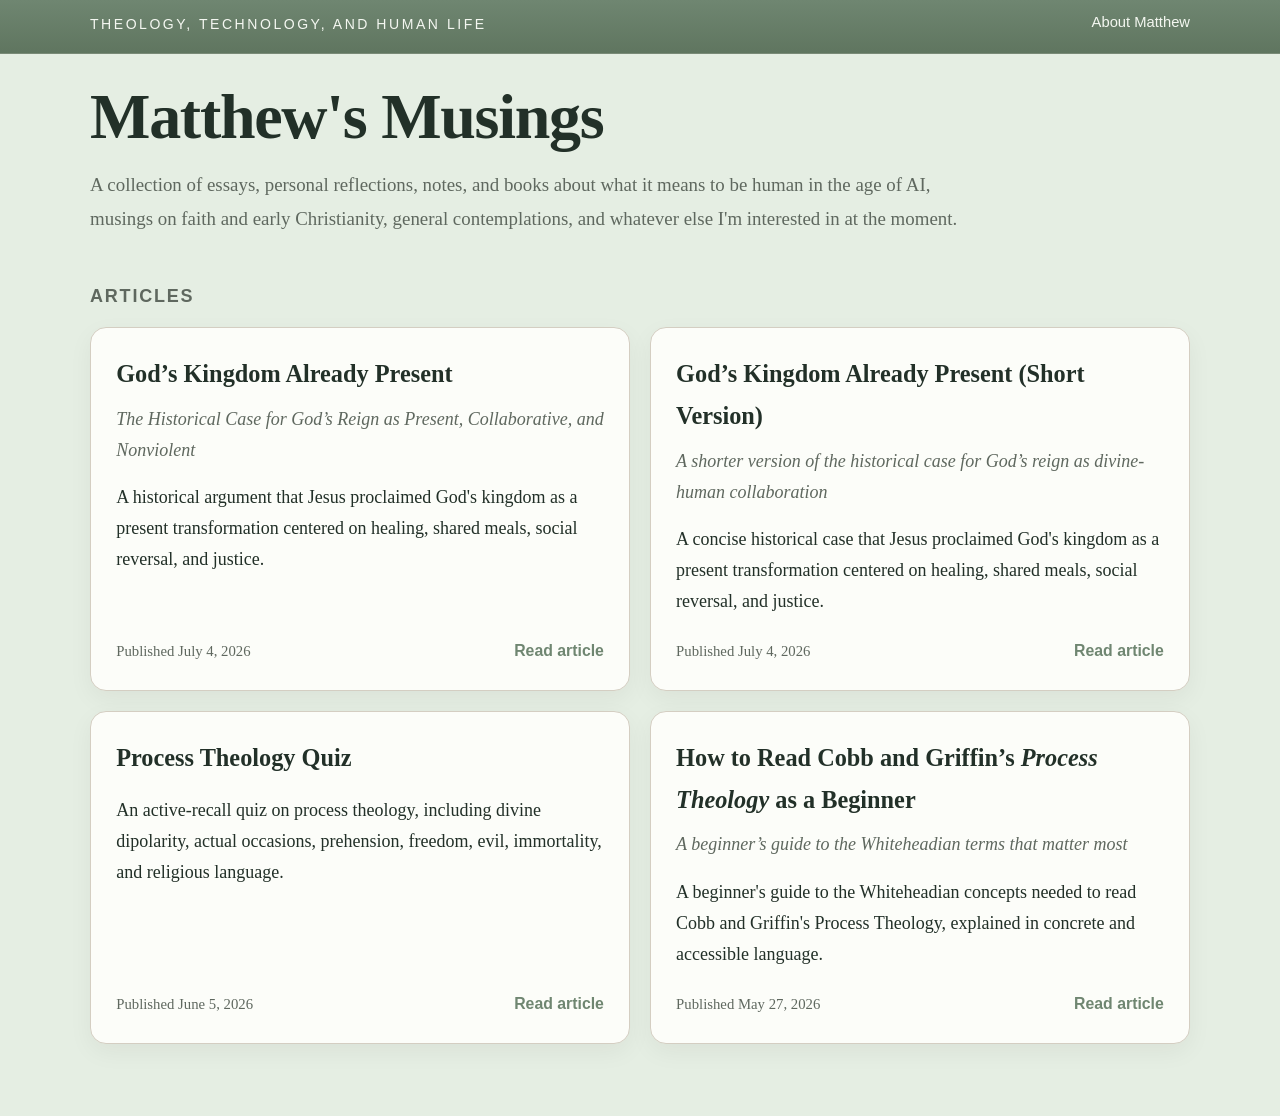
<file: docs/index.html>
<!doctype html>
<html lang="en">
  <head>
    <meta charset="utf-8">
    <meta name="viewport" content="width=device-width, initial-scale=1">
    <title>Matthew Prahl | Essays on Theology, Technology, and Human Life</title>
    <meta name="description" content="A collection of essays, personal reflections, notes, and books about what it means to be human in the age of AI, musings on faith and early Christianity, general contemplations, and whatever else I&#x27;m interested in at the moment.">
    <meta property="og:title" content="Matthew Prahl | Essays on Theology, Technology, and Human Life">
    <meta property="og:description" content="A collection of essays, personal reflections, notes, and books about what it means to be human in the age of AI, musings on faith and early Christianity, general contemplations, and whatever else I&#x27;m interested in at the moment.">
    <meta property="og:url" content="https://essays.mprahl.com/">
    <meta property="og:type" content="website">
    <meta property="og:site_name" content="Matthew&#x27;s Musings">
    <meta property="og:image" content="https://essays.mprahl.com/assets/social-card.png">
    <meta property="og:image:secure_url" content="https://essays.mprahl.com/assets/social-card.png">
    <meta property="og:image:type" content="image/png">
    <meta property="og:image:width" content="1200">
    <meta property="og:image:height" content="630">
    <meta property="og:image:alt" content="Matthew&#x27;s Musings">
    <meta name="twitter:card" content="summary_large_image">
    <meta name="twitter:title" content="Matthew Prahl | Essays on Theology, Technology, and Human Life">
    <meta name="twitter:description" content="A collection of essays, personal reflections, notes, and books about what it means to be human in the age of AI, musings on faith and early Christianity, general contemplations, and whatever else I&#x27;m interested in at the moment.">
    <meta name="twitter:image" content="https://essays.mprahl.com/assets/social-card.png">
    <meta name="twitter:image:alt" content="Matthew&#x27;s Musings">
    <link rel="canonical" href="https://essays.mprahl.com/">
    <link rel="alternate" type="application/rss+xml" title="Matthew&#x27;s Musings" href="https://essays.mprahl.com/rss.xml">
    <link rel="stylesheet" href="assets/site.css">
  </head>
  <body>
    <header class="site-header">
      <div class="site-masthead">
        <div class="site-shell">
          <div class="eyebrow"><a class="eyebrow-link" href="/">Theology, Technology, and Human Life</a></div>
          <a class="masthead-about" href="/about.html">About Matthew</a>
        </div>
      </div>
      <div class="site-shell">
        <h1>Matthew&#x27;s Musings</h1>
        <p class="tagline">A collection of essays, personal reflections, notes, and books about what it means to be human in the age of AI, musings on faith and early Christianity, general contemplations, and whatever else I&#x27;m interested in at the moment.</p>
      </div>
    </header>
    <main class="site-shell home-grid">
      <section class="home-section">
        <h2>Articles</h2>
        <div class="essay-list">
          <a class="tile" href="essays/kingdom-of-god-essay.html">
  <h3>God&rsquo;s Kingdom Already Present</h3>
  <p class="tile-subtitle">The Historical Case for God&rsquo;s Reign as Present, Collaborative, and Nonviolent</p>
  <p class="tile-summary">A historical argument that Jesus proclaimed God&#x27;s kingdom as a present transformation centered on healing, shared meals, social reversal, and justice.</p>
  <div class="tile-footer">
    <span class="tile-meta">Published <time datetime="2026-07-04">July 4, 2026</time></span>
    <span class="tile-link">Read article</span>
  </div>
</a>
<a class="tile" href="essays/kingdom-of-god-short-essay.html">
  <h3>God&rsquo;s Kingdom Already Present (Short Version)</h3>
  <p class="tile-subtitle">A shorter version of the historical case for God&rsquo;s reign as divine-human collaboration</p>
  <p class="tile-summary">A concise historical case that Jesus proclaimed God&#x27;s kingdom as a present transformation centered on healing, shared meals, social reversal, and justice.</p>
  <div class="tile-footer">
    <span class="tile-meta">Published <time datetime="2026-07-04">July 4, 2026</time></span>
    <span class="tile-link">Read article</span>
  </div>
</a>
<a class="tile" href="essays/process-theology-quiz.html">
  <h3>Process Theology Quiz</h3>
  
  <p class="tile-summary">An active-recall quiz on process theology, including divine dipolarity, actual occasions, prehension, freedom, evil, immortality, and religious language.</p>
  <div class="tile-footer">
    <span class="tile-meta">Published <time datetime="2026-06-05">June 5, 2026</time></span>
    <span class="tile-link">Read article</span>
  </div>
</a>
<a class="tile" href="essays/how-to-read-cobb-process-theology.html">
  <h3>How to Read Cobb and Griffin&rsquo;s <em>Process Theology</em> as a Beginner</h3>
  <p class="tile-subtitle">A beginner&rsquo;s guide to the Whiteheadian terms that matter most</p>
  <p class="tile-summary">A beginner&#x27;s guide to the Whiteheadian concepts needed to read Cobb and Griffin&#x27;s Process Theology, explained in concrete and accessible language.</p>
  <div class="tile-footer">
    <span class="tile-meta">Published <time datetime="2026-05-27">May 27, 2026</time></span>
    <span class="tile-link">Read article</span>
  </div>
</a>
        </div>
      </section>
    </main>
  </body>
</html>
</file>
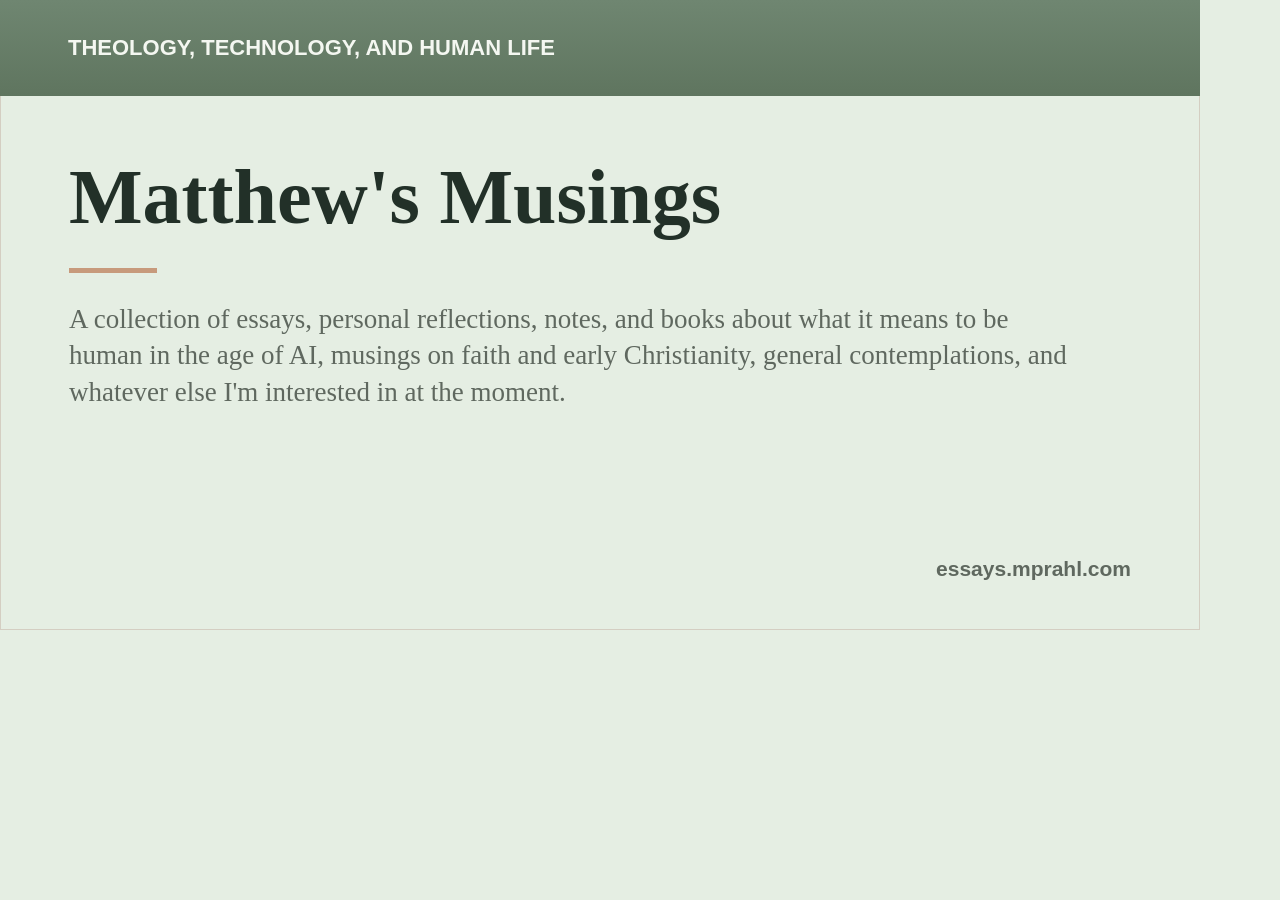
<file: assets/social-card.html>
<!doctype html>
<html lang="en">
  <head>
    <meta charset="utf-8">
    <meta name="viewport" content="width=1200, initial-scale=1">
    <title>Matthew's Musings social card</title>
    <style>
      * {
        box-sizing: border-box;
      }

      html,
      body {
        width: 1200px;
        height: 630px;
        margin: 0;
        overflow: hidden;
      }

      body {
        color: #223028;
        background: #e5eee3;
        font-family: Georgia, Cambria, "Times New Roman", Times, serif;
      }

      .masthead {
        display: flex;
        align-items: center;
        height: 96px;
        padding: 0 68px;
        color: #f4f7f1;
        background: linear-gradient(180deg, #6f8671 0%, #5f755f 100%);
        font-family: -apple-system, BlinkMacSystemFont, "Segoe UI", sans-serif;
        font-size: 22px;
        font-weight: 600;
        text-transform: uppercase;
      }

      main {
        position: relative;
        height: 534px;
        padding: 60px 68px 52px;
        border: 1px solid #d4cec2;
        border-top: 0;
      }

      h1 {
        max-width: 1000px;
        margin: 0;
        font-size: 78px;
        line-height: 1.05;
      }

      .rule {
        width: 88px;
        height: 5px;
        margin-top: 30px;
        background: #c79a7c;
      }

      .description {
        max-width: 1010px;
        margin: 28px 0 0;
        color: #5f685f;
        font-size: 27px;
        line-height: 1.35;
      }

      .domain {
        position: absolute;
        right: 68px;
        bottom: 48px;
        color: #5f685f;
        font-family: -apple-system, BlinkMacSystemFont, "Segoe UI", sans-serif;
        font-size: 21px;
        font-weight: 600;
      }
    </style>
  </head>
  <body>
    <header class="masthead">Theology, Technology, and Human Life</header>
    <main>
      <h1>Matthew's Musings</h1>
      <div class="rule"></div>
      <p class="description">A collection of essays, personal reflections, notes, and books about what it means to be human in the age of AI, musings on faith and early Christianity, general contemplations, and whatever else I'm interested in at the moment.</p>
      <div class="domain">essays.mprahl.com</div>
    </main>
  </body>
</html>
</file>
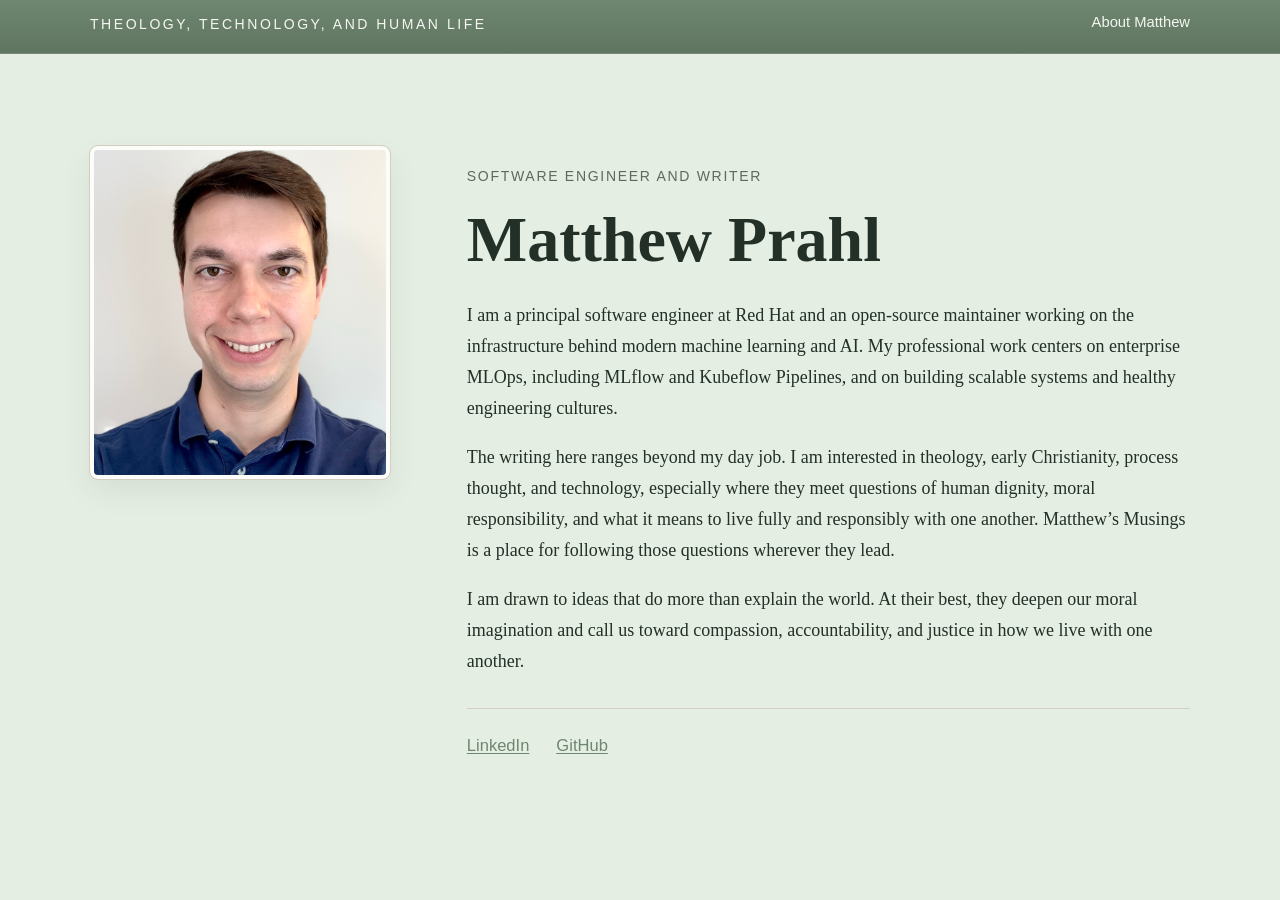
<file: docs/about.html>
<!doctype html>
<html lang="en">
  <head>
    <meta charset="utf-8">
    <meta name="viewport" content="width=device-width, initial-scale=1">
    <title>About Matthew Prahl | Matthew&#x27;s Musings</title>
    <meta name="description" content="About Matthew Prahl, a software engineer, open-source maintainer, and writer on theology, technology, and human life.">
    <meta property="og:title" content="About Matthew Prahl">
    <meta property="og:description" content="About Matthew Prahl, a software engineer, open-source maintainer, and writer on theology, technology, and human life.">
    <meta property="og:url" content="https://essays.mprahl.com/about.html">
    <meta property="og:type" content="profile">
    <meta property="og:site_name" content="Matthew&#x27;s Musings">
    <meta property="og:image" content="https://essays.mprahl.com/assets/social-card.png">
    <meta property="og:image:secure_url" content="https://essays.mprahl.com/assets/social-card.png">
    <meta property="og:image:type" content="image/png">
    <meta property="og:image:width" content="1200">
    <meta property="og:image:height" content="630">
    <meta property="og:image:alt" content="Matthew&#x27;s Musings">
    <meta name="twitter:card" content="summary_large_image">
    <meta name="twitter:title" content="About Matthew Prahl">
    <meta name="twitter:description" content="About Matthew Prahl, a software engineer, open-source maintainer, and writer on theology, technology, and human life.">
    <meta name="twitter:image" content="https://essays.mprahl.com/assets/social-card.png">
    <meta name="twitter:image:alt" content="Matthew&#x27;s Musings">
    <link rel="canonical" href="https://essays.mprahl.com/about.html">
    <link rel="alternate" type="application/rss+xml" title="Matthew&#x27;s Musings" href="https://essays.mprahl.com/rss.xml">
    <link rel="stylesheet" href="assets/site.css">
    <script type="application/ld+json">
  {
  "@context": "https://schema.org",
  "@type": "ProfilePage",
  "url": "https://essays.mprahl.com/about.html",
  "name": "About Matthew Prahl",
  "description": "About Matthew Prahl, a software engineer, open-source maintainer, and writer on theology, technology, and human life.",
  "dateModified": "2026-07-25",
  "mainEntity": {
    "@type": "Person",
    "@id": "https://essays.mprahl.com/about.html#person",
    "name": "Matthew Prahl",
    "url": "https://essays.mprahl.com/about.html",
    "image": "https://essays.mprahl.com/assets/matthew-prahl.jpg",
    "jobTitle": "Principal Software Engineer",
    "worksFor": {
      "@type": "Organization",
      "name": "Red Hat",
      "url": "https://www.redhat.com/"
    },
    "sameAs": [
      "https://www.linkedin.com/in/matthewprahl/",
      "https://github.com/mprahl"
    ],
    "knowsAbout": [
      "Machine learning operations",
      "Open source software",
      "Process theology",
      "Early Christianity",
      "Artificial intelligence"
    ]
  }
}
    </script>
  </head>
  <body>
    <header class="site-header">
      <div class="site-masthead">
        <div class="site-shell">
          <div class="eyebrow"><a class="eyebrow-link" href="/">Theology, Technology, and Human Life</a></div>
          <a class="masthead-about" href="/about.html">About Matthew</a>
        </div>
      </div>
    </header>
    <main class="site-shell about-page">
      <section class="about-layout" aria-labelledby="about-title">
        <img class="about-portrait" src="assets/matthew-prahl.jpg" alt="Matthew Prahl" width="809" height="900">
        <div class="about-copy">
          <p class="about-kicker">Software engineer and writer</p>
          <h1 id="about-title">Matthew Prahl</h1>
          <p>I am a principal software engineer at Red Hat and an open-source maintainer working on the infrastructure behind modern machine learning and AI. My professional work centers on enterprise MLOps, including MLflow and Kubeflow Pipelines, and on building scalable systems and healthy engineering cultures.</p>
          <p>The writing here ranges beyond my day job. I am interested in theology, early Christianity, process thought, and technology, especially where they meet questions of human dignity, moral responsibility, and what it means to live fully and responsibly with one another. Matthew&rsquo;s Musings is a place for following those questions wherever they lead.</p>
          <p>I am drawn to ideas that do more than explain the world. At their best, they deepen our moral imagination and call us toward compassion, accountability, and justice in how we live with one another.</p>
          <nav class="about-links" aria-label="Matthew Prahl elsewhere">
            <a href="https://www.linkedin.com/in/matthewprahl/" rel="me">LinkedIn</a>
            <a href="https://github.com/mprahl" rel="me">GitHub</a>
          </nav>
        </div>
      </section>
    </main>
  </body>
</html>
</file>
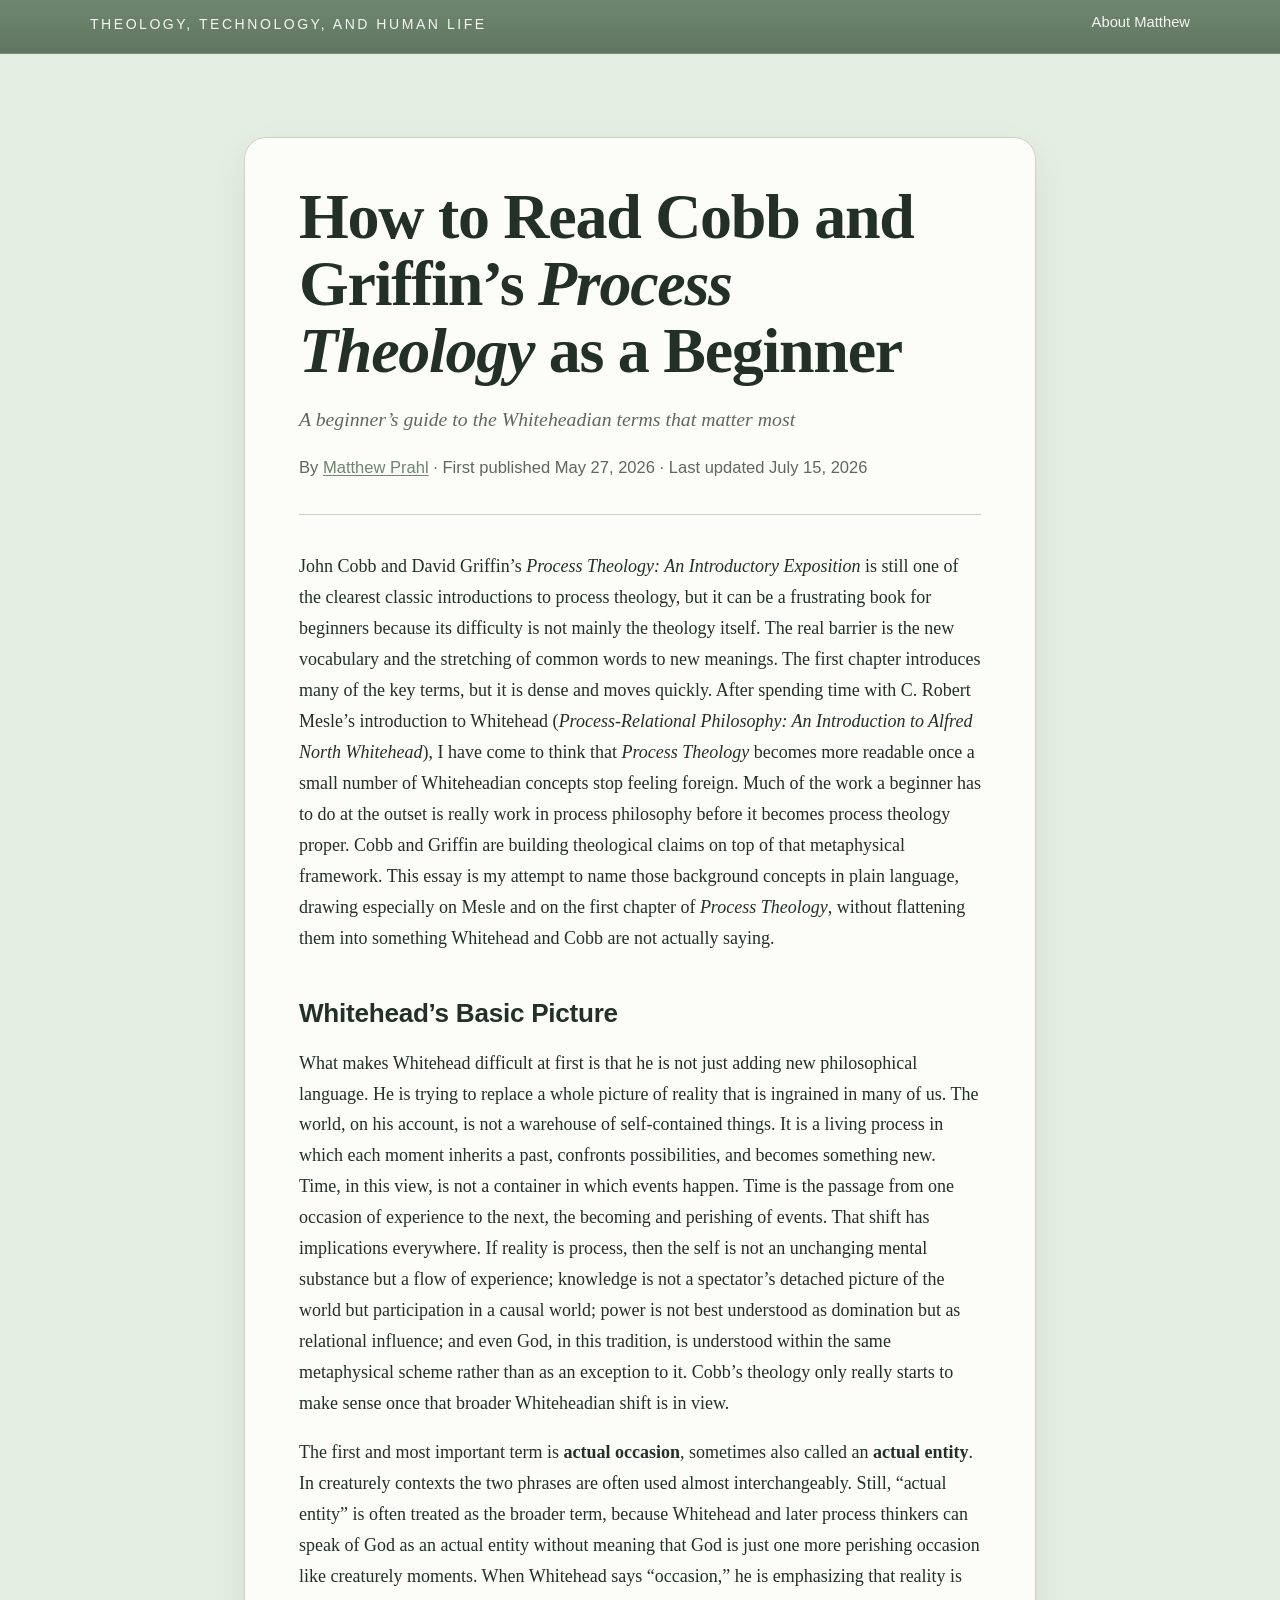
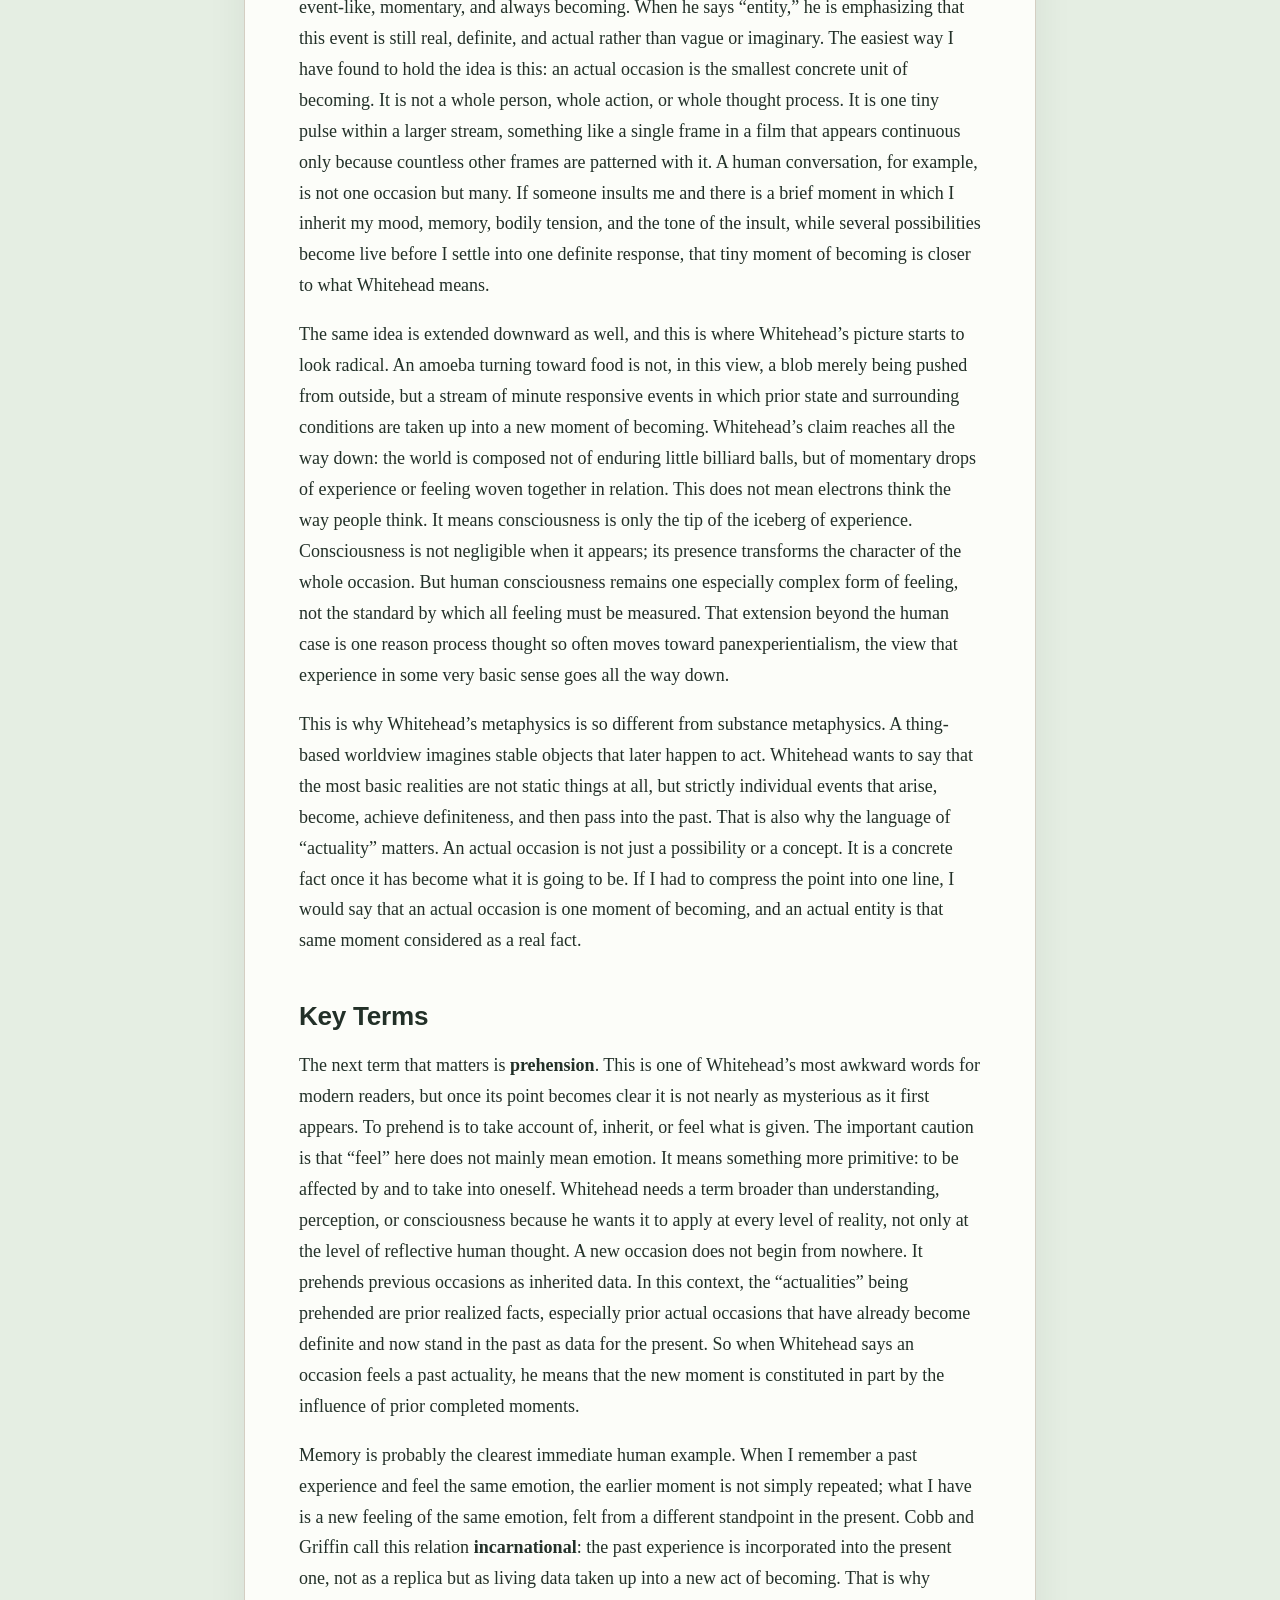
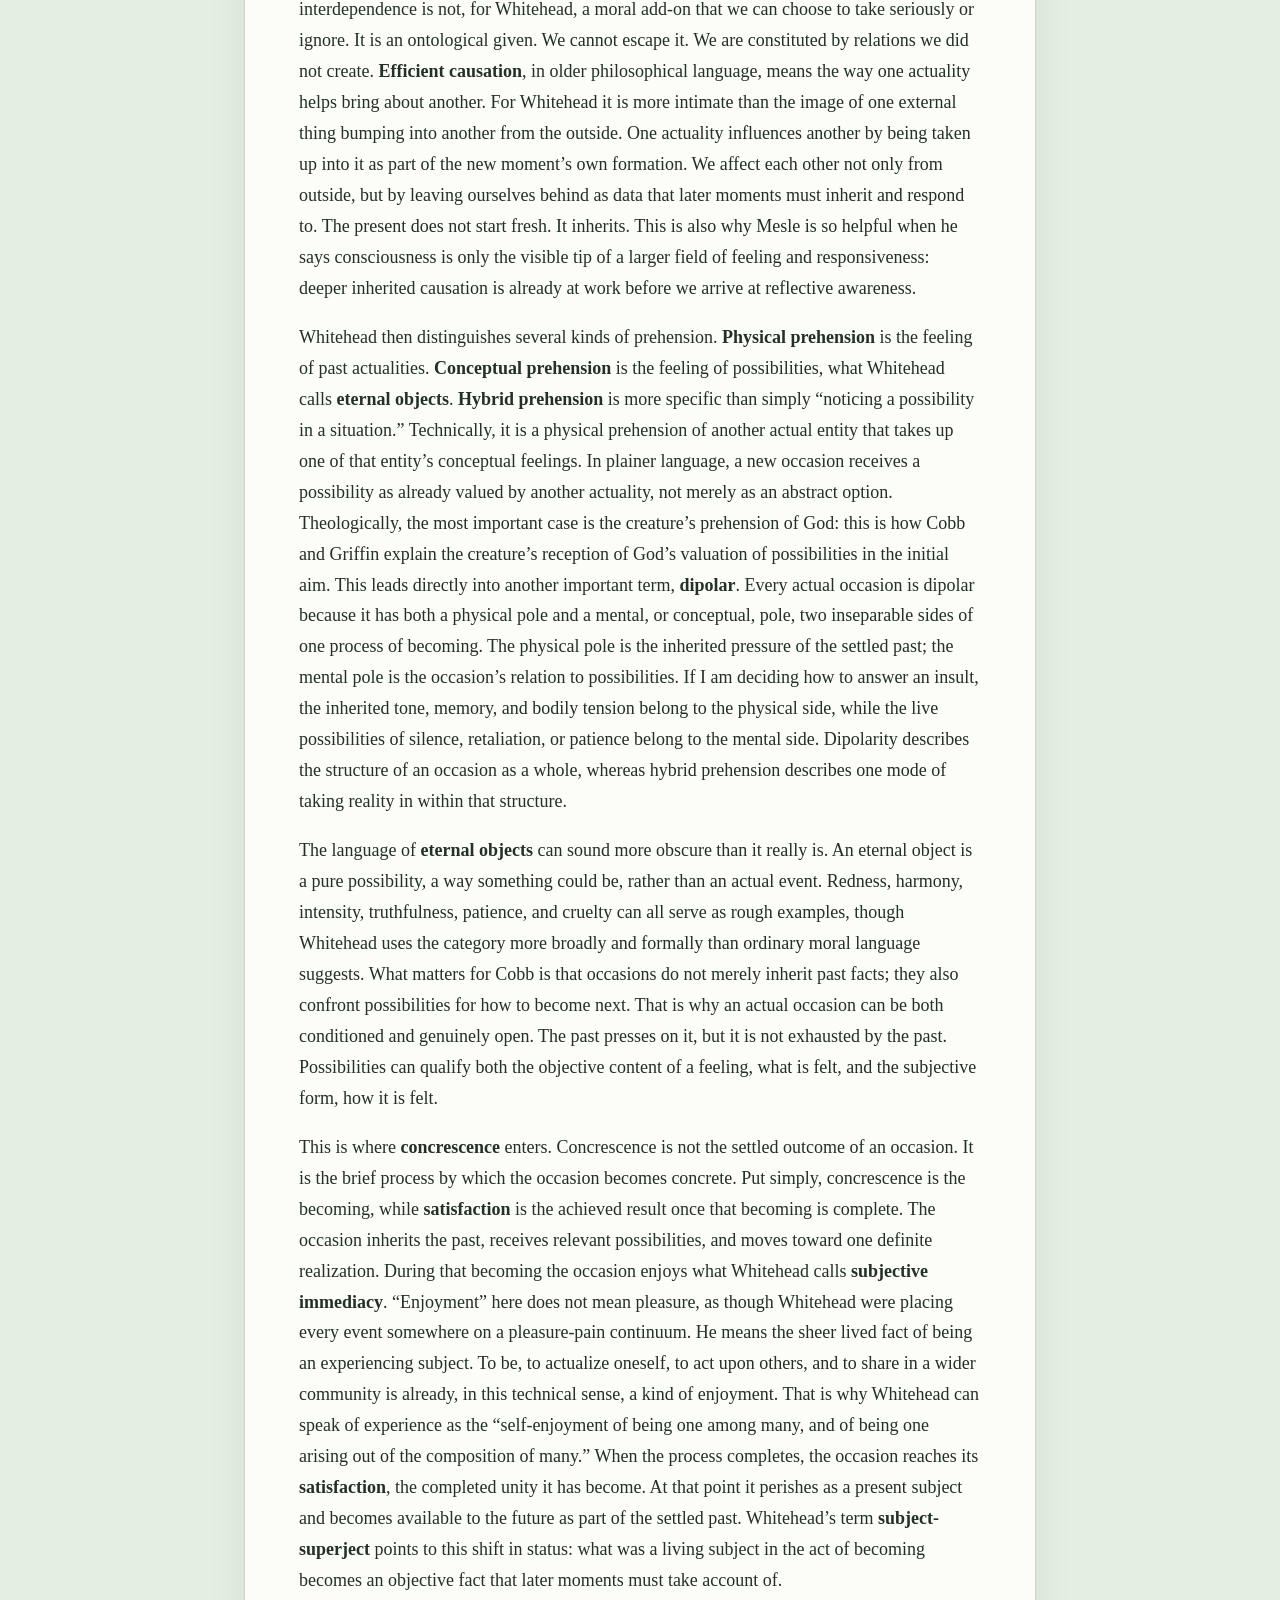
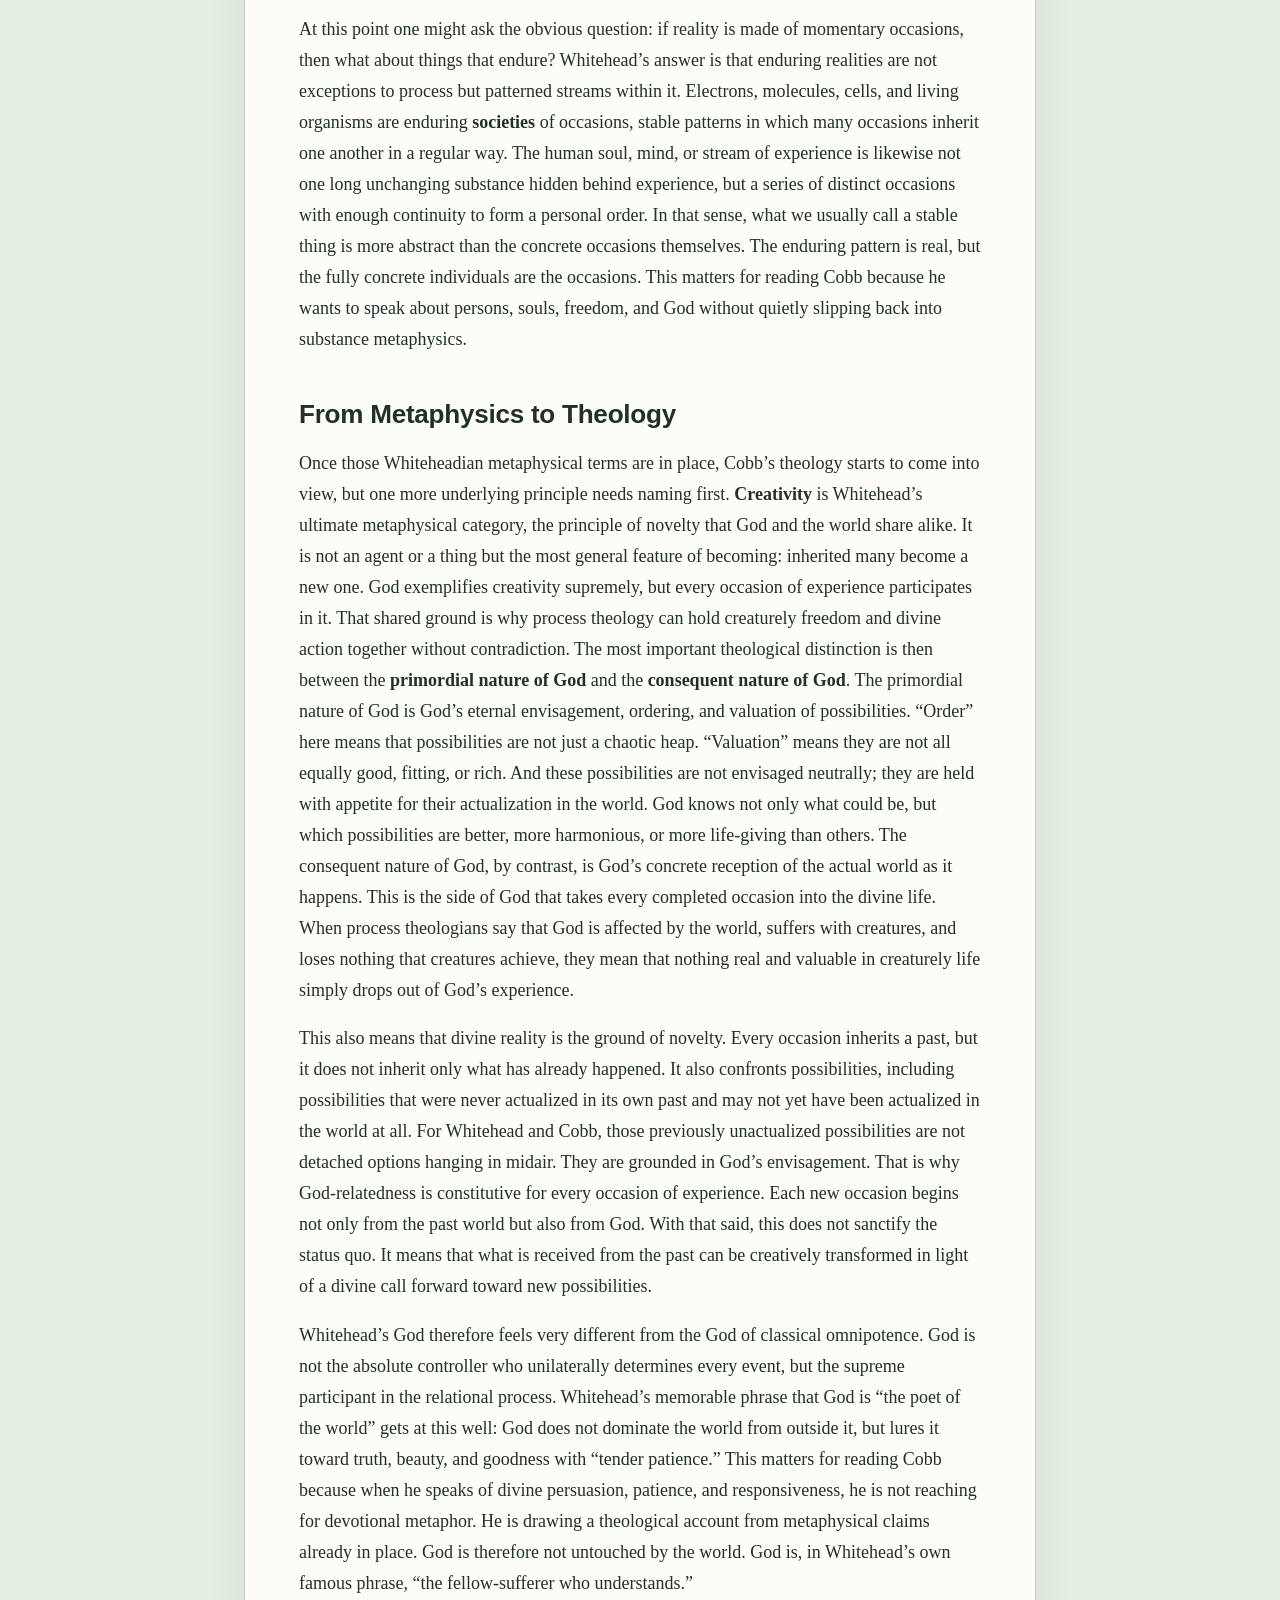
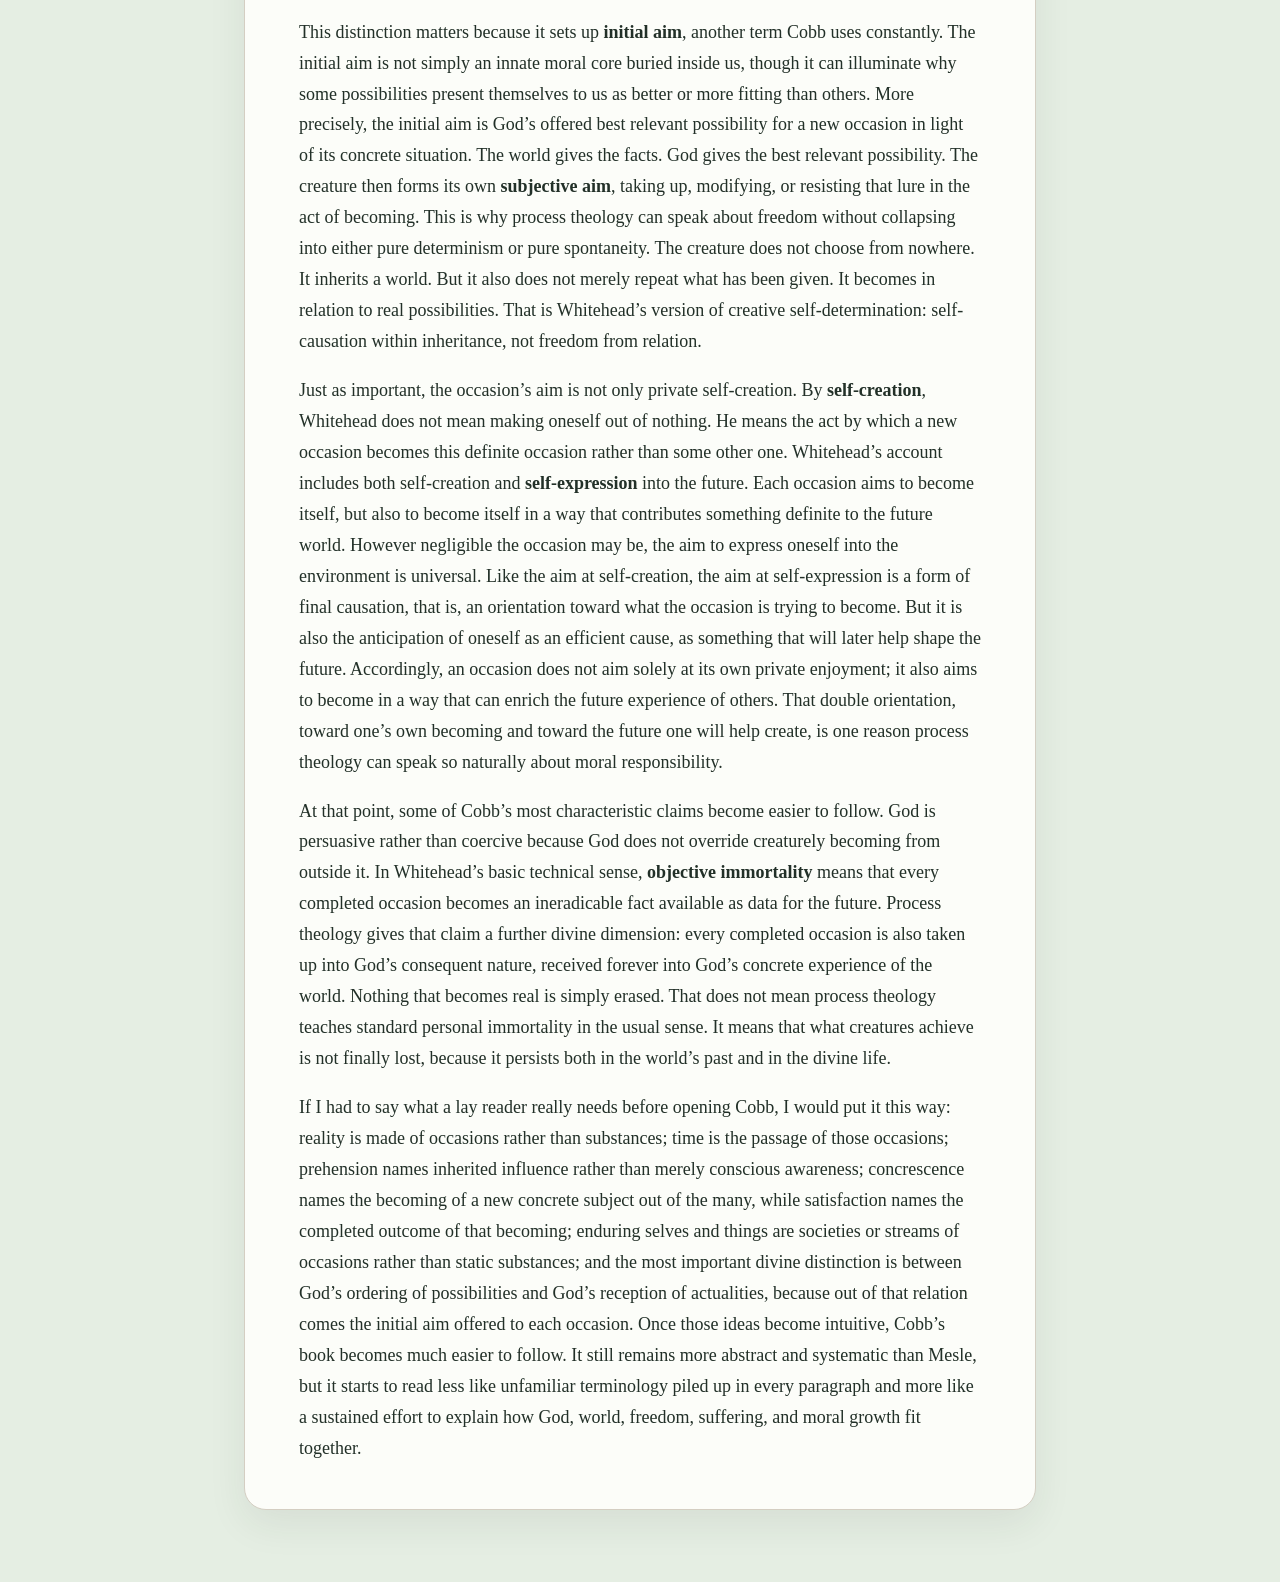
<file: docs/essays/how-to-read-cobb-process-theology.html>
<!doctype html>
<html lang="en">
  <head>
    <meta charset="utf-8">
    <meta name="viewport" content="width=device-width, initial-scale=1">
    <title>How to Read Cobb and Griffin&#x27;s Process Theology as a Beginner | Matthew&#x27;s Musings</title>
    <meta name="description" content="A beginner&#x27;s guide to the Whiteheadian concepts needed to read Cobb and Griffin&#x27;s Process Theology, explained in concrete and accessible language.">
    <meta property="og:title" content="How to Read Cobb and Griffin&#x27;s Process Theology as a Beginner">
    <meta property="og:description" content="A beginner&#x27;s guide to the Whiteheadian concepts needed to read Cobb and Griffin&#x27;s Process Theology, explained in concrete and accessible language.">
    <meta property="og:url" content="https://essays.mprahl.com/essays/how-to-read-cobb-process-theology.html">
    <meta property="og:type" content="article">
    <meta property="og:site_name" content="Matthew&#x27;s Musings">
    <meta property="og:image" content="https://essays.mprahl.com/assets/social-card.png">
    <meta property="og:image:secure_url" content="https://essays.mprahl.com/assets/social-card.png">
    <meta property="og:image:type" content="image/png">
    <meta property="og:image:width" content="1200">
    <meta property="og:image:height" content="630">
    <meta property="og:image:alt" content="Matthew&#x27;s Musings">
    <meta name="twitter:card" content="summary_large_image">
    <meta name="twitter:title" content="How to Read Cobb and Griffin&#x27;s Process Theology as a Beginner">
    <meta name="twitter:description" content="A beginner&#x27;s guide to the Whiteheadian concepts needed to read Cobb and Griffin&#x27;s Process Theology, explained in concrete and accessible language.">
    <meta name="twitter:image" content="https://essays.mprahl.com/assets/social-card.png">
    <meta name="twitter:image:alt" content="Matthew&#x27;s Musings">
    <meta property="article:published_time" content="2026-05-27">
    <meta property="article:modified_time" content="2026-07-15">
    <link rel="canonical" href="https://essays.mprahl.com/essays/how-to-read-cobb-process-theology.html">
    <link rel="alternate" type="application/rss+xml" title="Matthew&#x27;s Musings" href="https://essays.mprahl.com/rss.xml">
    <link rel="stylesheet" href="../assets/site.css">
    <script type="application/ld+json">
  {
  "@context": "https://schema.org",
  "@type": "Article",
  "headline": "How to Read Cobb and Griffin's Process Theology as a Beginner",
  "description": "A beginner's guide to the Whiteheadian concepts needed to read Cobb and Griffin's Process Theology, explained in concrete and accessible language.",
  "datePublished": "2026-05-27",
  "dateModified": "2026-07-15",
  "mainEntityOfPage": {
    "@type": "WebPage",
    "@id": "https://essays.mprahl.com/essays/how-to-read-cobb-process-theology.html"
  },
  "url": "https://essays.mprahl.com/essays/how-to-read-cobb-process-theology.html",
  "inLanguage": "en",
  "isPartOf": {
    "@type": "WebSite",
    "name": "Matthew's Musings",
    "url": "https://essays.mprahl.com/"
  },
  "alternativeHeadline": "A beginner's guide to the Whiteheadian terms that matter most",
  "author": {
    "@type": "Person",
    "name": "Matthew Prahl",
    "@id": "https://essays.mprahl.com/about.html#person",
    "url": "https://essays.mprahl.com/about.html"
  }
}
    </script>
  </head>
  <body>
    <header class="site-header">
      <div class="site-masthead">
        <div class="site-shell">
          <div class="eyebrow"><a class="eyebrow-link" href="/">Theology, Technology, and Human Life</a></div>
          <a class="masthead-about" href="/about.html">About Matthew</a>
        </div>
      </div>
    </header>
    <main class="site-shell essay-page">
      <article class="essay-card">
        <header class="essay-header">
          <h1>How to Read Cobb and Griffin&rsquo;s <em>Process Theology</em> as a Beginner</h1>
          <p class="essay-subtitle">A beginner&rsquo;s guide to the Whiteheadian terms that matter most</p>
          <div class="essay-meta">By <a href="/about.html">Matthew Prahl</a> &middot; First published <time datetime="2026-05-27">May 27, 2026</time> &middot; Last updated <time datetime="2026-07-15">July 15, 2026</time></div>
        </header>
        <div class="essay-body">
          <p>John Cobb and David Griffin&rsquo;s <em>Process Theology: An Introductory Exposition</em> is still one of the clearest classic introductions to process theology, but it can be a frustrating book for beginners because its difficulty is not mainly the theology itself. The real barrier is the new vocabulary and the stretching of common words to new meanings. The first chapter introduces many of the key terms, but it is dense and moves quickly. After spending time with C. Robert Mesle&rsquo;s introduction to Whitehead (<em>Process-Relational Philosophy: An Introduction to Alfred North Whitehead</em>), I have come to think that <em>Process Theology</em> becomes more readable once a small number of Whiteheadian concepts stop feeling foreign. Much of the work a beginner has to do at the outset is really work in process philosophy before it becomes process theology proper. Cobb and Griffin are building theological claims on top of that metaphysical framework. This essay is my attempt to name those background concepts in plain language, drawing especially on Mesle and on the first chapter of <em>Process Theology</em>, without flattening them into something Whitehead and Cobb are not actually saying.</p>
<h2 id="whiteheads-basic-picture">Whitehead&rsquo;s Basic Picture</h2>
<p>What makes Whitehead difficult at first is that he is not just adding new philosophical language. He is trying to replace a whole picture of reality that is ingrained in many of us. The world, on his account, is not a warehouse of self-contained things. It is a living process in which each moment inherits a past, confronts possibilities, and becomes something new. Time, in this view, is not a container in which events happen. Time is the passage from one occasion of experience to the next, the becoming and perishing of events. That shift has implications everywhere. If reality is process, then the self is not an unchanging mental substance but a flow of experience; knowledge is not a spectator&rsquo;s detached picture of the world but participation in a causal world; power is not best understood as domination but as relational influence; and even God, in this tradition, is understood within the same metaphysical scheme rather than as an exception to it. Cobb&rsquo;s theology only really starts to make sense once that broader Whiteheadian shift is in view.</p>
<p>The first and most important term is <strong>actual occasion</strong>, sometimes also called an <strong>actual entity</strong>. In creaturely contexts the two phrases are often used almost interchangeably. Still, &ldquo;actual entity&rdquo; is often treated as the broader term, because Whitehead and later process thinkers can speak of God as an actual entity without meaning that God is just one more perishing occasion like creaturely moments. When Whitehead says &ldquo;occasion,&rdquo; he is emphasizing that reality is event-like, momentary, and always becoming. When he says &ldquo;entity,&rdquo; he is emphasizing that this event is still real, definite, and actual rather than vague or imaginary. The easiest way I have found to hold the idea is this: an actual occasion is the smallest concrete unit of becoming. It is not a whole person, whole action, or whole thought process. It is one tiny pulse within a larger stream, something like a single frame in a film that appears continuous only because countless other frames are patterned with it. A human conversation, for example, is not one occasion but many. If someone insults me and there is a brief moment in which I inherit my mood, memory, bodily tension, and the tone of the insult, while several possibilities become live before I settle into one definite response, that tiny moment of becoming is closer to what Whitehead means.</p>
<p>The same idea is extended downward as well, and this is where Whitehead&rsquo;s picture starts to look radical. An amoeba turning toward food is not, in this view, a blob merely being pushed from outside, but a stream of minute responsive events in which prior state and surrounding conditions are taken up into a new moment of becoming. Whitehead&rsquo;s claim reaches all the way down: the world is composed not of enduring little billiard balls, but of momentary drops of experience or feeling woven together in relation. This does not mean electrons think the way people think. It means consciousness is only the tip of the iceberg of experience. Consciousness is not negligible when it appears; its presence transforms the character of the whole occasion. But human consciousness remains one especially complex form of feeling, not the standard by which all feeling must be measured. That extension beyond the human case is one reason process thought so often moves toward panexperientialism, the view that experience in some very basic sense goes all the way down.</p>
<p>This is why Whitehead&rsquo;s metaphysics is so different from substance metaphysics. A thing-based worldview imagines stable objects that later happen to act. Whitehead wants to say that the most basic realities are not static things at all, but strictly individual events that arise, become, achieve definiteness, and then pass into the past. That is also why the language of &ldquo;actuality&rdquo; matters. An actual occasion is not just a possibility or a concept. It is a concrete fact once it has become what it is going to be. If I had to compress the point into one line, I would say that an actual occasion is one moment of becoming, and an actual entity is that same moment considered as a real fact.</p>
<h2 id="key-terms">Key Terms</h2>
<p>The next term that matters is <strong>prehension</strong>. This is one of Whitehead&rsquo;s most awkward words for modern readers, but once its point becomes clear it is not nearly as mysterious as it first appears. To prehend is to take account of, inherit, or feel what is given. The important caution is that &ldquo;feel&rdquo; here does not mainly mean emotion. It means something more primitive: to be affected by and to take into oneself. Whitehead needs a term broader than understanding, perception, or consciousness because he wants it to apply at every level of reality, not only at the level of reflective human thought. A new occasion does not begin from nowhere. It prehends previous occasions as inherited data. In this context, the &ldquo;actualities&rdquo; being prehended are prior realized facts, especially prior actual occasions that have already become definite and now stand in the past as data for the present. So when Whitehead says an occasion feels a past actuality, he means that the new moment is constituted in part by the influence of prior completed moments.</p>
<p>Memory is probably the clearest immediate human example. When I remember a past experience and feel the same emotion, the earlier moment is not simply repeated; what I have is a new feeling of the same emotion, felt from a different standpoint in the present. Cobb and Griffin call this relation <strong>incarnational</strong>: the past experience is incorporated into the present one, not as a replica but as living data taken up into a new act of becoming. That is why interdependence is not, for Whitehead, a moral add-on that we can choose to take seriously or ignore. It is an ontological given. We cannot escape it. We are constituted by relations we did not create. <strong>Efficient causation</strong>, in older philosophical language, means the way one actuality helps bring about another. For Whitehead it is more intimate than the image of one external thing bumping into another from the outside. One actuality influences another by being taken up into it as part of the new moment&rsquo;s own formation. We affect each other not only from outside, but by leaving ourselves behind as data that later moments must inherit and respond to. The present does not start fresh. It inherits. This is also why Mesle is so helpful when he says consciousness is only the visible tip of a larger field of feeling and responsiveness: deeper inherited causation is already at work before we arrive at reflective awareness.</p>
<p>Whitehead then distinguishes several kinds of prehension. <strong>Physical prehension</strong> is the feeling of past actualities. <strong>Conceptual prehension</strong> is the feeling of possibilities, what Whitehead calls <strong>eternal objects</strong>. <strong>Hybrid prehension</strong> is more specific than simply &ldquo;noticing a possibility in a situation.&rdquo; Technically, it is a physical prehension of another actual entity that takes up one of that entity&rsquo;s conceptual feelings. In plainer language, a new occasion receives a possibility as already valued by another actuality, not merely as an abstract option. Theologically, the most important case is the creature&rsquo;s prehension of God: this is how Cobb and Griffin explain the creature&rsquo;s reception of God&rsquo;s valuation of possibilities in the initial aim. This leads directly into another important term, <strong>dipolar</strong>. Every actual occasion is dipolar because it has both a physical pole and a mental, or conceptual, pole, two inseparable sides of one process of becoming. The physical pole is the inherited pressure of the settled past; the mental pole is the occasion&rsquo;s relation to possibilities. If I am deciding how to answer an insult, the inherited tone, memory, and bodily tension belong to the physical side, while the live possibilities of silence, retaliation, or patience belong to the mental side. Dipolarity describes the structure of an occasion as a whole, whereas hybrid prehension describes one mode of taking reality in within that structure.</p>
<p>The language of <strong>eternal objects</strong> can sound more obscure than it really is. An eternal object is a pure possibility, a way something could be, rather than an actual event. Redness, harmony, intensity, truthfulness, patience, and cruelty can all serve as rough examples, though Whitehead uses the category more broadly and formally than ordinary moral language suggests. What matters for Cobb is that occasions do not merely inherit past facts; they also confront possibilities for how to become next. That is why an actual occasion can be both conditioned and genuinely open. The past presses on it, but it is not exhausted by the past. Possibilities can qualify both the objective content of a feeling, what is felt, and the subjective form, how it is felt.</p>
<p>This is where <strong>concrescence</strong> enters. Concrescence is not the settled outcome of an occasion. It is the brief process by which the occasion becomes concrete. Put simply, concrescence is the becoming, while <strong>satisfaction</strong> is the achieved result once that becoming is complete. The occasion inherits the past, receives relevant possibilities, and moves toward one definite realization. During that becoming the occasion enjoys what Whitehead calls <strong>subjective immediacy</strong>. &ldquo;Enjoyment&rdquo; here does not mean pleasure, as though Whitehead were placing every event somewhere on a pleasure-pain continuum. He means the sheer lived fact of being an experiencing subject. To be, to actualize oneself, to act upon others, and to share in a wider community is already, in this technical sense, a kind of enjoyment. That is why Whitehead can speak of experience as the &ldquo;self-enjoyment of being one among many, and of being one arising out of the composition of many.&rdquo; When the process completes, the occasion reaches its <strong>satisfaction</strong>, the completed unity it has become. At that point it perishes as a present subject and becomes available to the future as part of the settled past. Whitehead&rsquo;s term <strong>subject-superject</strong> points to this shift in status: what was a living subject in the act of becoming becomes an objective fact that later moments must take account of.</p>
<p>At this point one might ask the obvious question: if reality is made of momentary occasions, then what about things that endure? Whitehead&rsquo;s answer is that enduring realities are not exceptions to process but patterned streams within it. Electrons, molecules, cells, and living organisms are enduring <strong>societies</strong> of occasions, stable patterns in which many occasions inherit one another in a regular way. The human soul, mind, or stream of experience is likewise not one long unchanging substance hidden behind experience, but a series of distinct occasions with enough continuity to form a personal order. In that sense, what we usually call a stable thing is more abstract than the concrete occasions themselves. The enduring pattern is real, but the fully concrete individuals are the occasions. This matters for reading Cobb because he wants to speak about persons, souls, freedom, and God without quietly slipping back into substance metaphysics.</p>
<h2 id="from-metaphysics-to-theology">From Metaphysics to Theology</h2>
<p>Once those Whiteheadian metaphysical terms are in place, Cobb&rsquo;s theology starts to come into view, but one more underlying principle needs naming first. <strong>Creativity</strong> is Whitehead&rsquo;s ultimate metaphysical category, the principle of novelty that God and the world share alike. It is not an agent or a thing but the most general feature of becoming: inherited many become a new one. God exemplifies creativity supremely, but every occasion of experience participates in it. That shared ground is why process theology can hold creaturely freedom and divine action together without contradiction. The most important theological distinction is then between the <strong>primordial nature of God</strong> and the <strong>consequent nature of God</strong>. The primordial nature of God is God&rsquo;s eternal envisagement, ordering, and valuation of possibilities. &ldquo;Order&rdquo; here means that possibilities are not just a chaotic heap. &ldquo;Valuation&rdquo; means they are not all equally good, fitting, or rich. And these possibilities are not envisaged neutrally; they are held with appetite for their actualization in the world. God knows not only what could be, but which possibilities are better, more harmonious, or more life-giving than others. The consequent nature of God, by contrast, is God&rsquo;s concrete reception of the actual world as it happens. This is the side of God that takes every completed occasion into the divine life. When process theologians say that God is affected by the world, suffers with creatures, and loses nothing that creatures achieve, they mean that nothing real and valuable in creaturely life simply drops out of God&rsquo;s experience.</p>
<p>This also means that divine reality is the ground of novelty. Every occasion inherits a past, but it does not inherit only what has already happened. It also confronts possibilities, including possibilities that were never actualized in its own past and may not yet have been actualized in the world at all. For Whitehead and Cobb, those previously unactualized possibilities are not detached options hanging in midair. They are grounded in God&rsquo;s envisagement. That is why God-relatedness is constitutive for every occasion of experience. Each new occasion begins not only from the past world but also from God. With that said, this does not sanctify the status quo. It means that what is received from the past can be creatively transformed in light of a divine call forward toward new possibilities.</p>
<p>Whitehead&rsquo;s God therefore feels very different from the God of classical omnipotence. God is not the absolute controller who unilaterally determines every event, but the supreme participant in the relational process. Whitehead&rsquo;s memorable phrase that God is &ldquo;the poet of the world&rdquo; gets at this well: God does not dominate the world from outside it, but lures it toward truth, beauty, and goodness with &ldquo;tender patience.&rdquo; This matters for reading Cobb because when he speaks of divine persuasion, patience, and responsiveness, he is not reaching for devotional metaphor. He is drawing a theological account from metaphysical claims already in place. God is therefore not untouched by the world. God is, in Whitehead&rsquo;s own famous phrase, &ldquo;the fellow-sufferer who understands.&rdquo;</p>
<p>This distinction matters because it sets up <strong>initial aim</strong>, another term Cobb uses constantly. The initial aim is not simply an innate moral core buried inside us, though it can illuminate why some possibilities present themselves to us as better or more fitting than others. More precisely, the initial aim is God&rsquo;s offered best relevant possibility for a new occasion in light of its concrete situation. The world gives the facts. God gives the best relevant possibility. The creature then forms its own <strong>subjective aim</strong>, taking up, modifying, or resisting that lure in the act of becoming. This is why process theology can speak about freedom without collapsing into either pure determinism or pure spontaneity. The creature does not choose from nowhere. It inherits a world. But it also does not merely repeat what has been given. It becomes in relation to real possibilities. That is Whitehead&rsquo;s version of creative self-determination: self-causation within inheritance, not freedom from relation.</p>
<p>Just as important, the occasion&rsquo;s aim is not only private self-creation. By <strong>self-creation</strong>, Whitehead does not mean making oneself out of nothing. He means the act by which a new occasion becomes this definite occasion rather than some other one. Whitehead&rsquo;s account includes both self-creation and <strong>self-expression</strong> into the future. Each occasion aims to become itself, but also to become itself in a way that contributes something definite to the future world. However negligible the occasion may be, the aim to express oneself into the environment is universal. Like the aim at self-creation, the aim at self-expression is a form of final causation, that is, an orientation toward what the occasion is trying to become. But it is also the anticipation of oneself as an efficient cause, as something that will later help shape the future. Accordingly, an occasion does not aim solely at its own private enjoyment; it also aims to become in a way that can enrich the future experience of others. That double orientation, toward one&rsquo;s own becoming and toward the future one will help create, is one reason process theology can speak so naturally about moral responsibility.</p>
<p>At that point, some of Cobb&rsquo;s most characteristic claims become easier to follow. God is persuasive rather than coercive because God does not override creaturely becoming from outside it. In Whitehead&rsquo;s basic technical sense, <strong>objective immortality</strong> means that every completed occasion becomes an ineradicable fact available as data for the future. Process theology gives that claim a further divine dimension: every completed occasion is also taken up into God&rsquo;s consequent nature, received forever into God&rsquo;s concrete experience of the world. Nothing that becomes real is simply erased. That does not mean process theology teaches standard personal immortality in the usual sense. It means that what creatures achieve is not finally lost, because it persists both in the world&rsquo;s past and in the divine life.</p>
<p>If I had to say what a lay reader really needs before opening Cobb, I would put it this way: reality is made of occasions rather than substances; time is the passage of those occasions; prehension names inherited influence rather than merely conscious awareness; concrescence names the becoming of a new concrete subject out of the many, while satisfaction names the completed outcome of that becoming; enduring selves and things are societies or streams of occasions rather than static substances; and the most important divine distinction is between God&rsquo;s ordering of possibilities and God&rsquo;s reception of actualities, because out of that relation comes the initial aim offered to each occasion. Once those ideas become intuitive, Cobb&rsquo;s book becomes much easier to follow. It still remains more abstract and systematic than Mesle, but it starts to read less like unfamiliar terminology piled up in every paragraph and more like a sustained effort to explain how God, world, freedom, suffering, and moral growth fit together.</p>
        </div>
      </article>
    </main>
  </body>
</html>
</file>
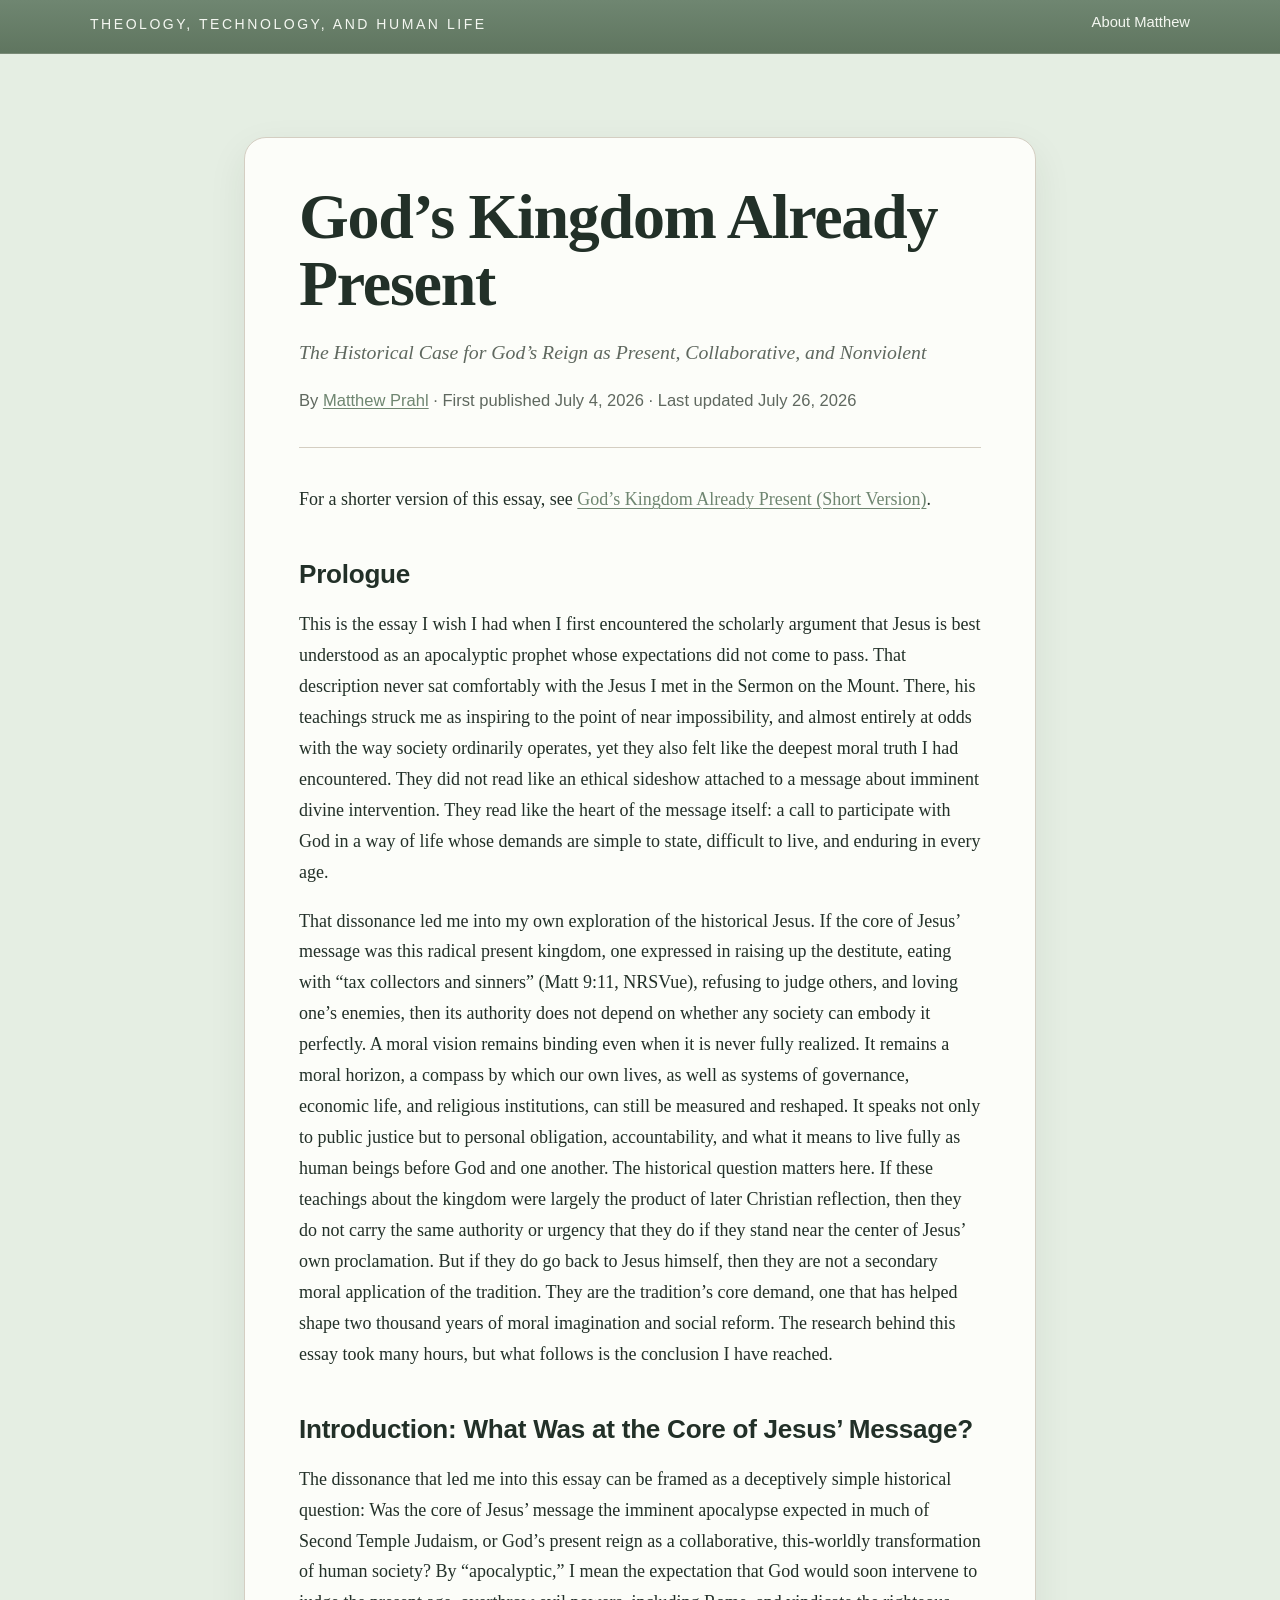
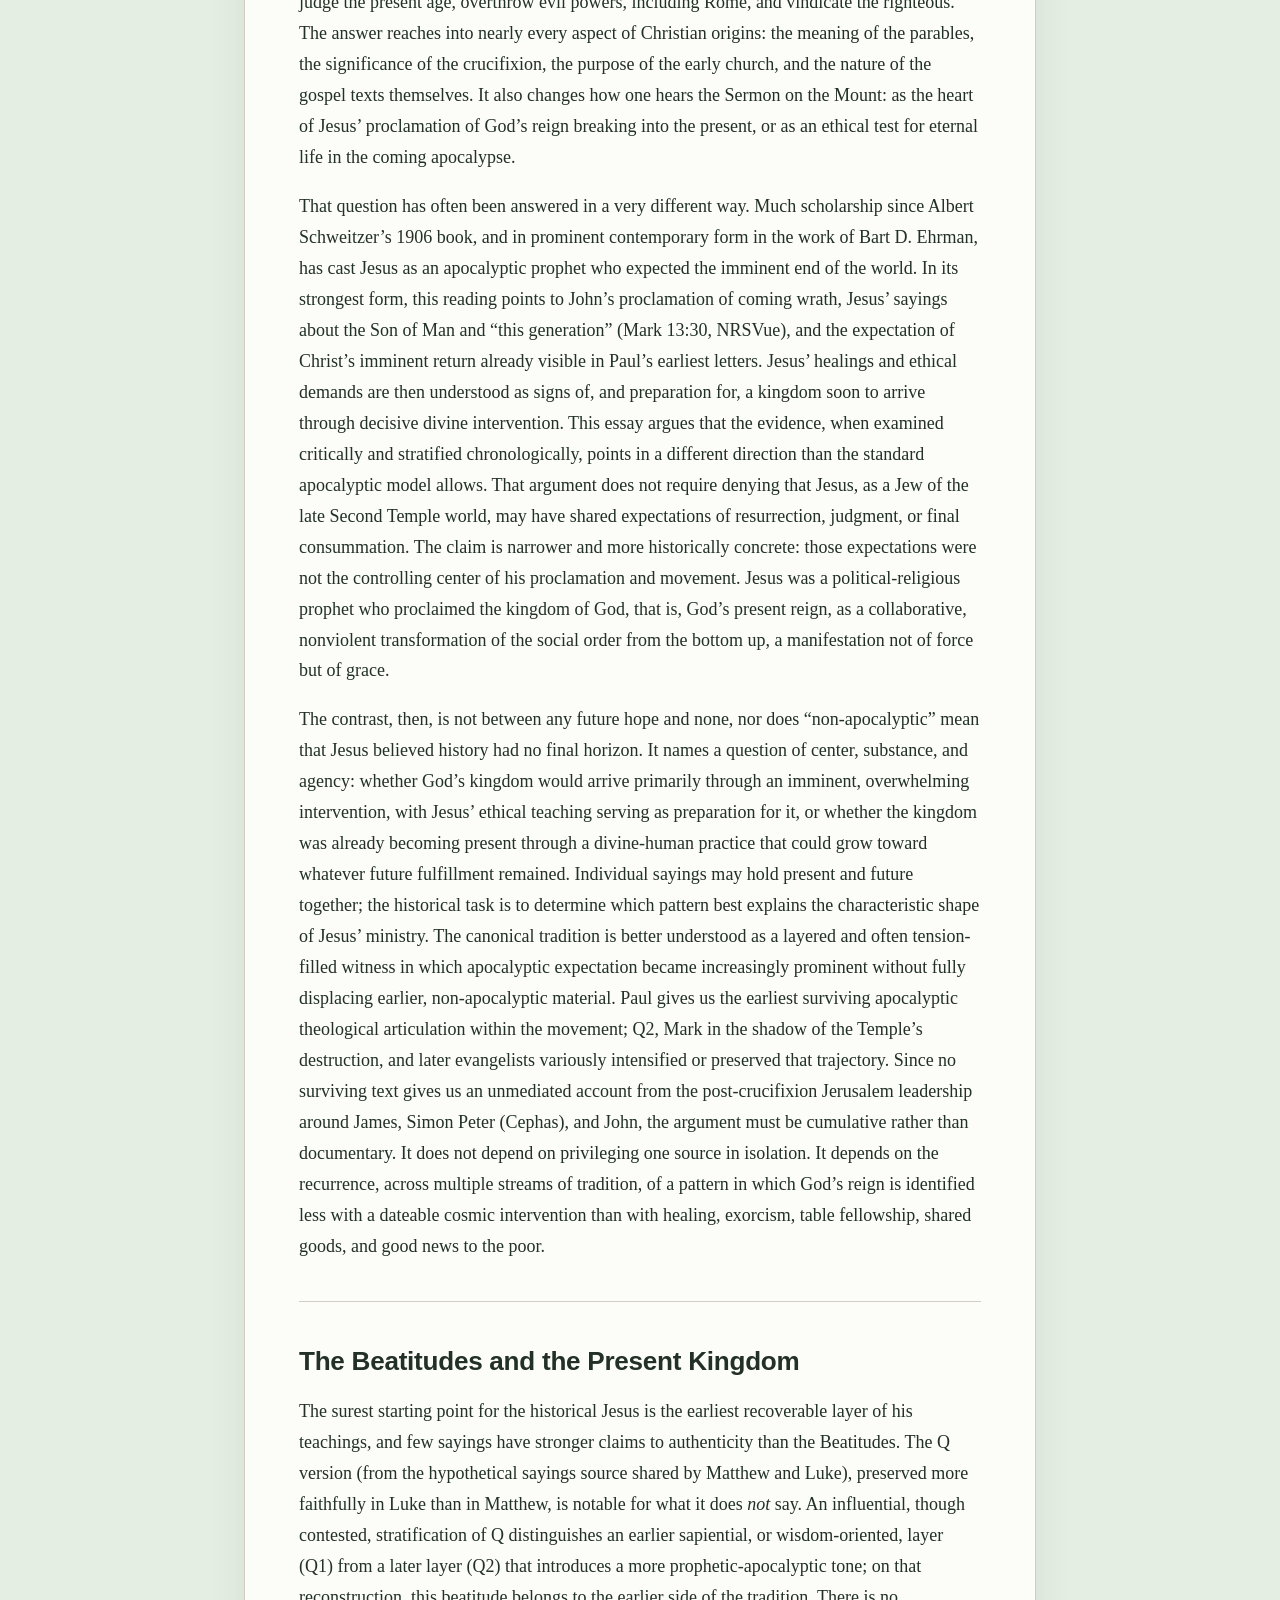
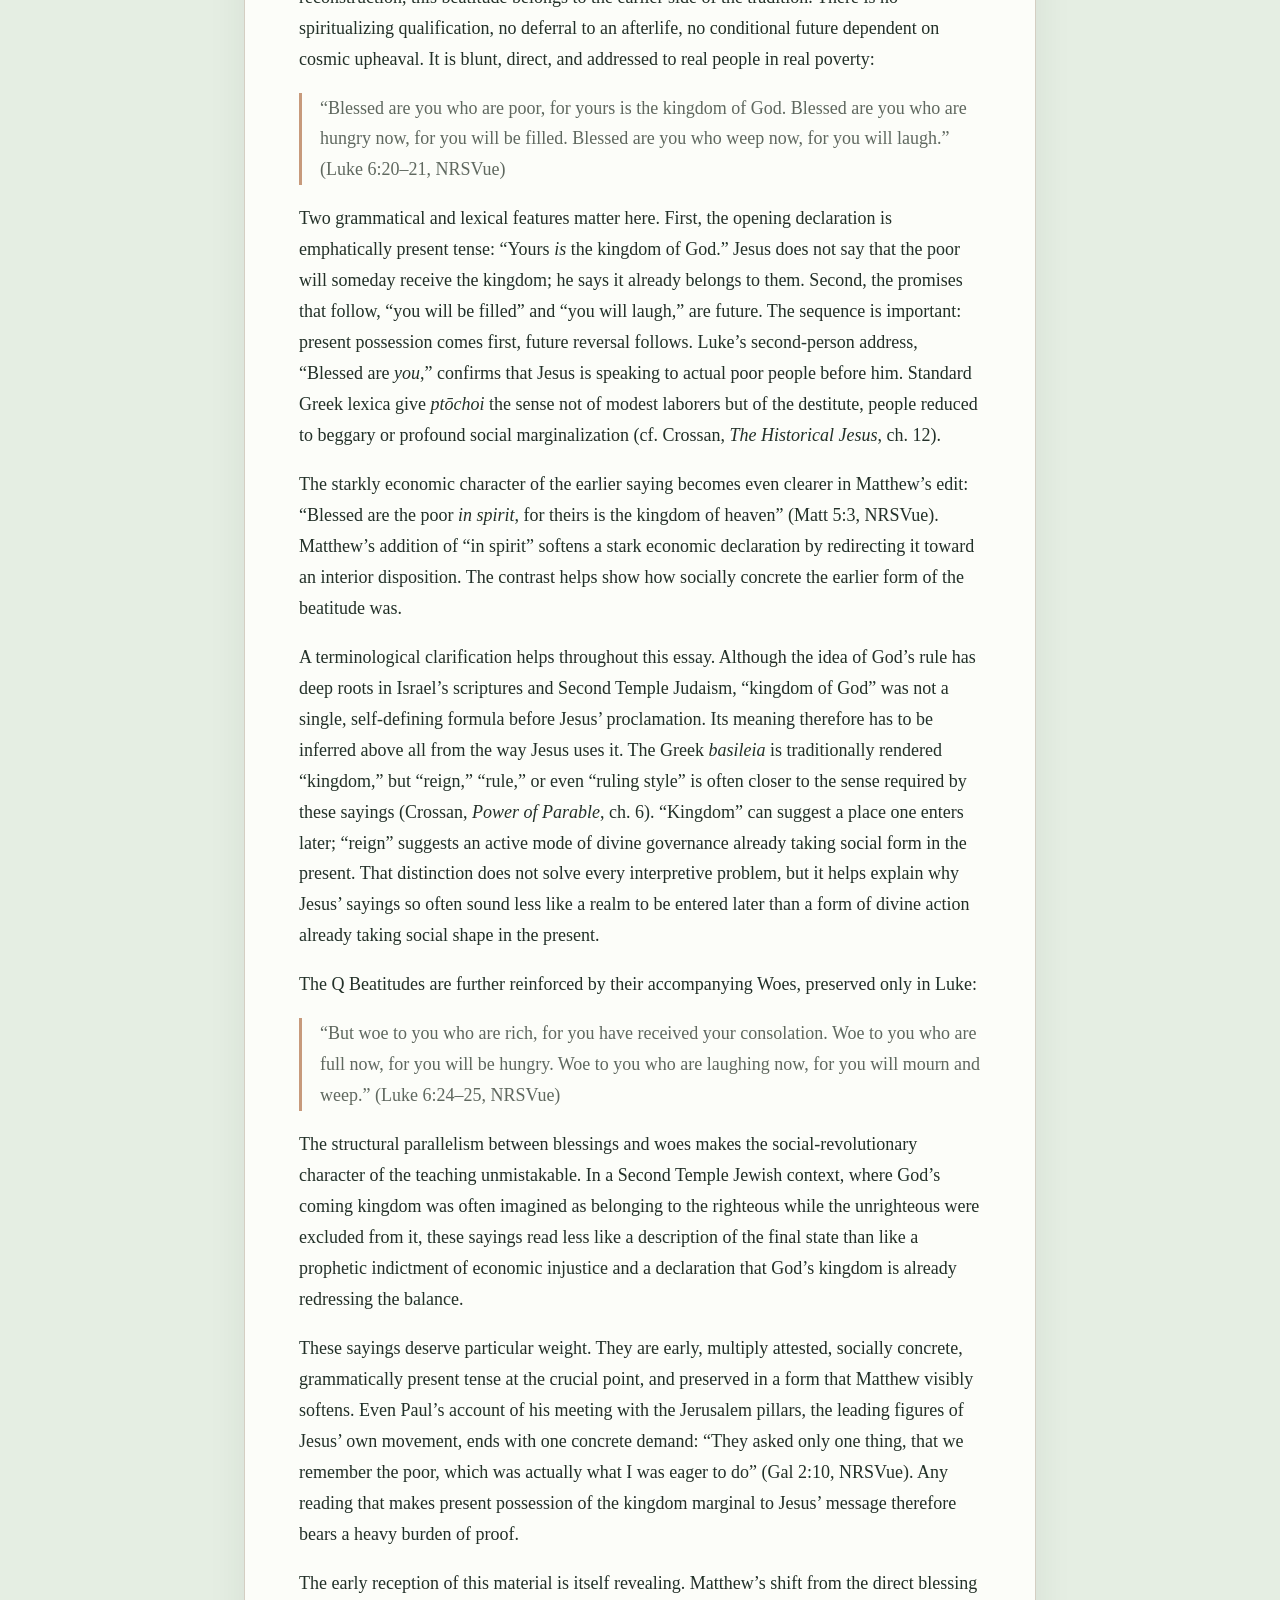
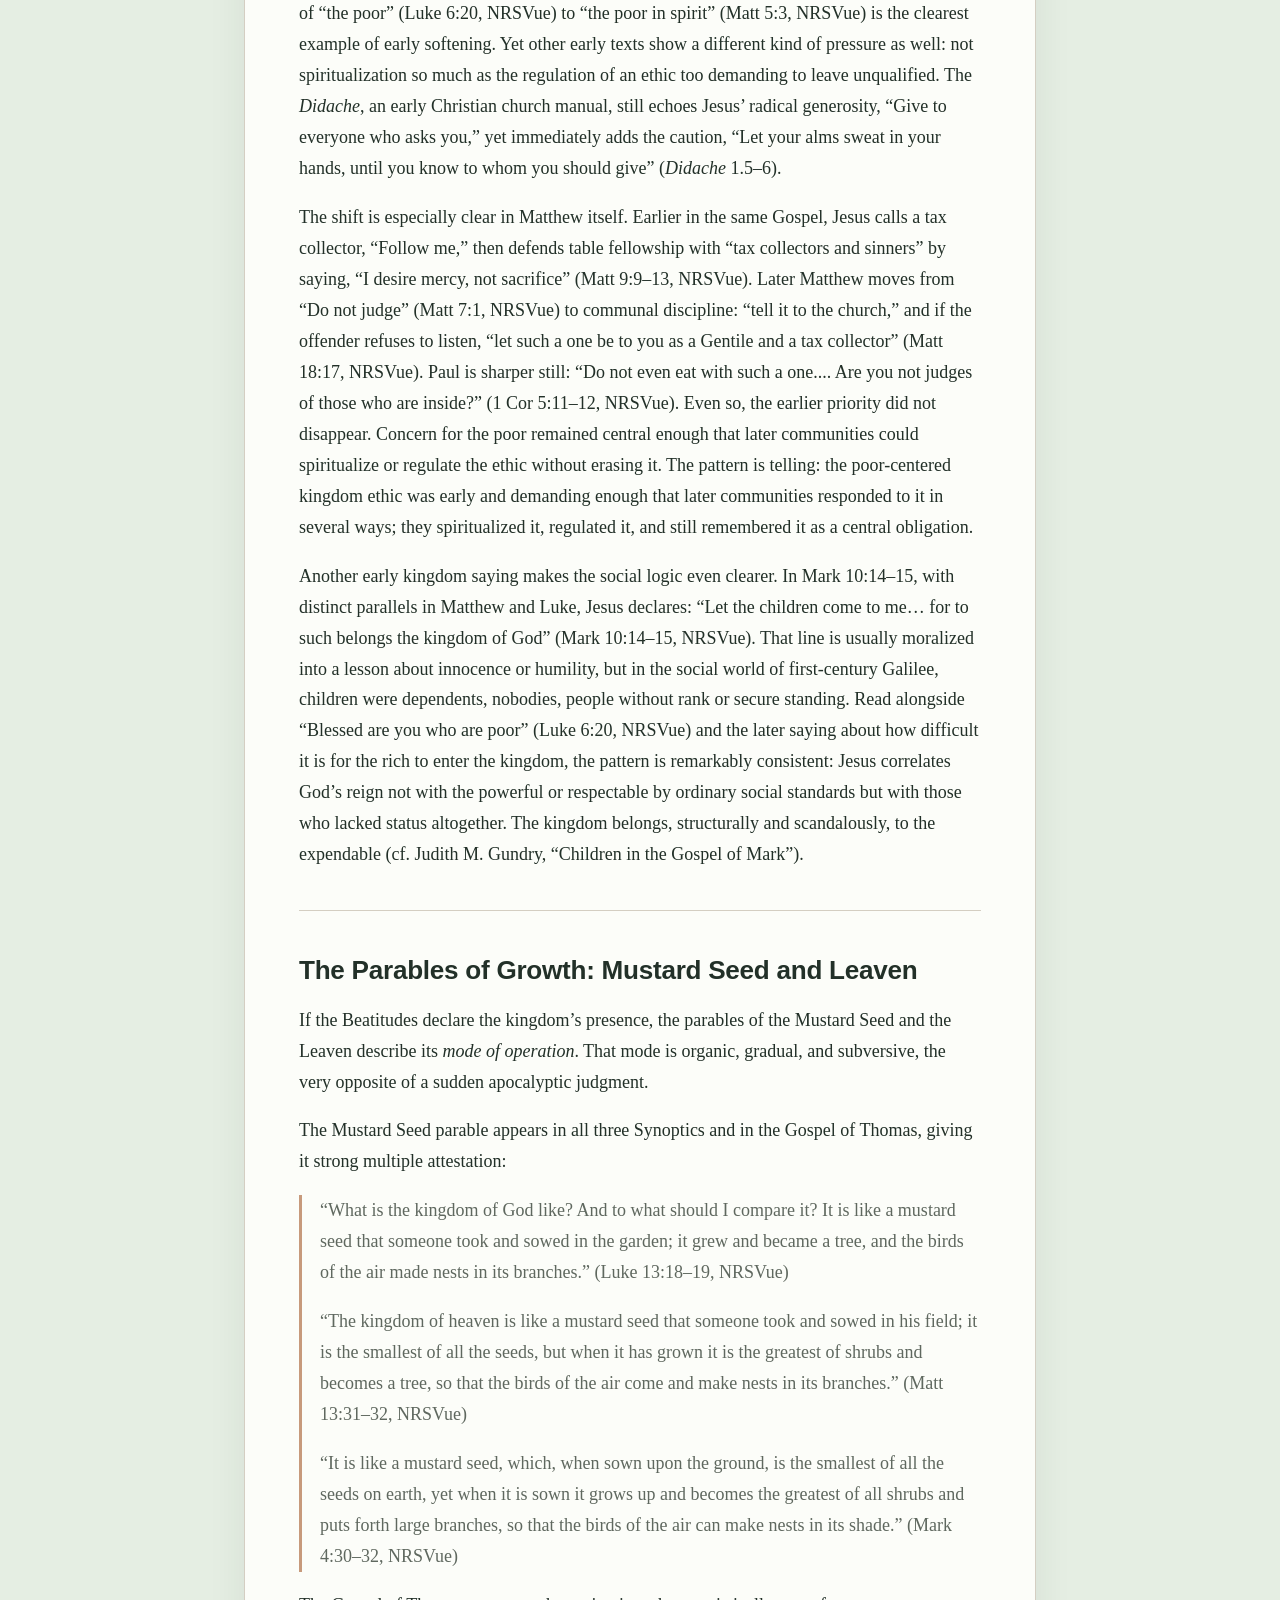
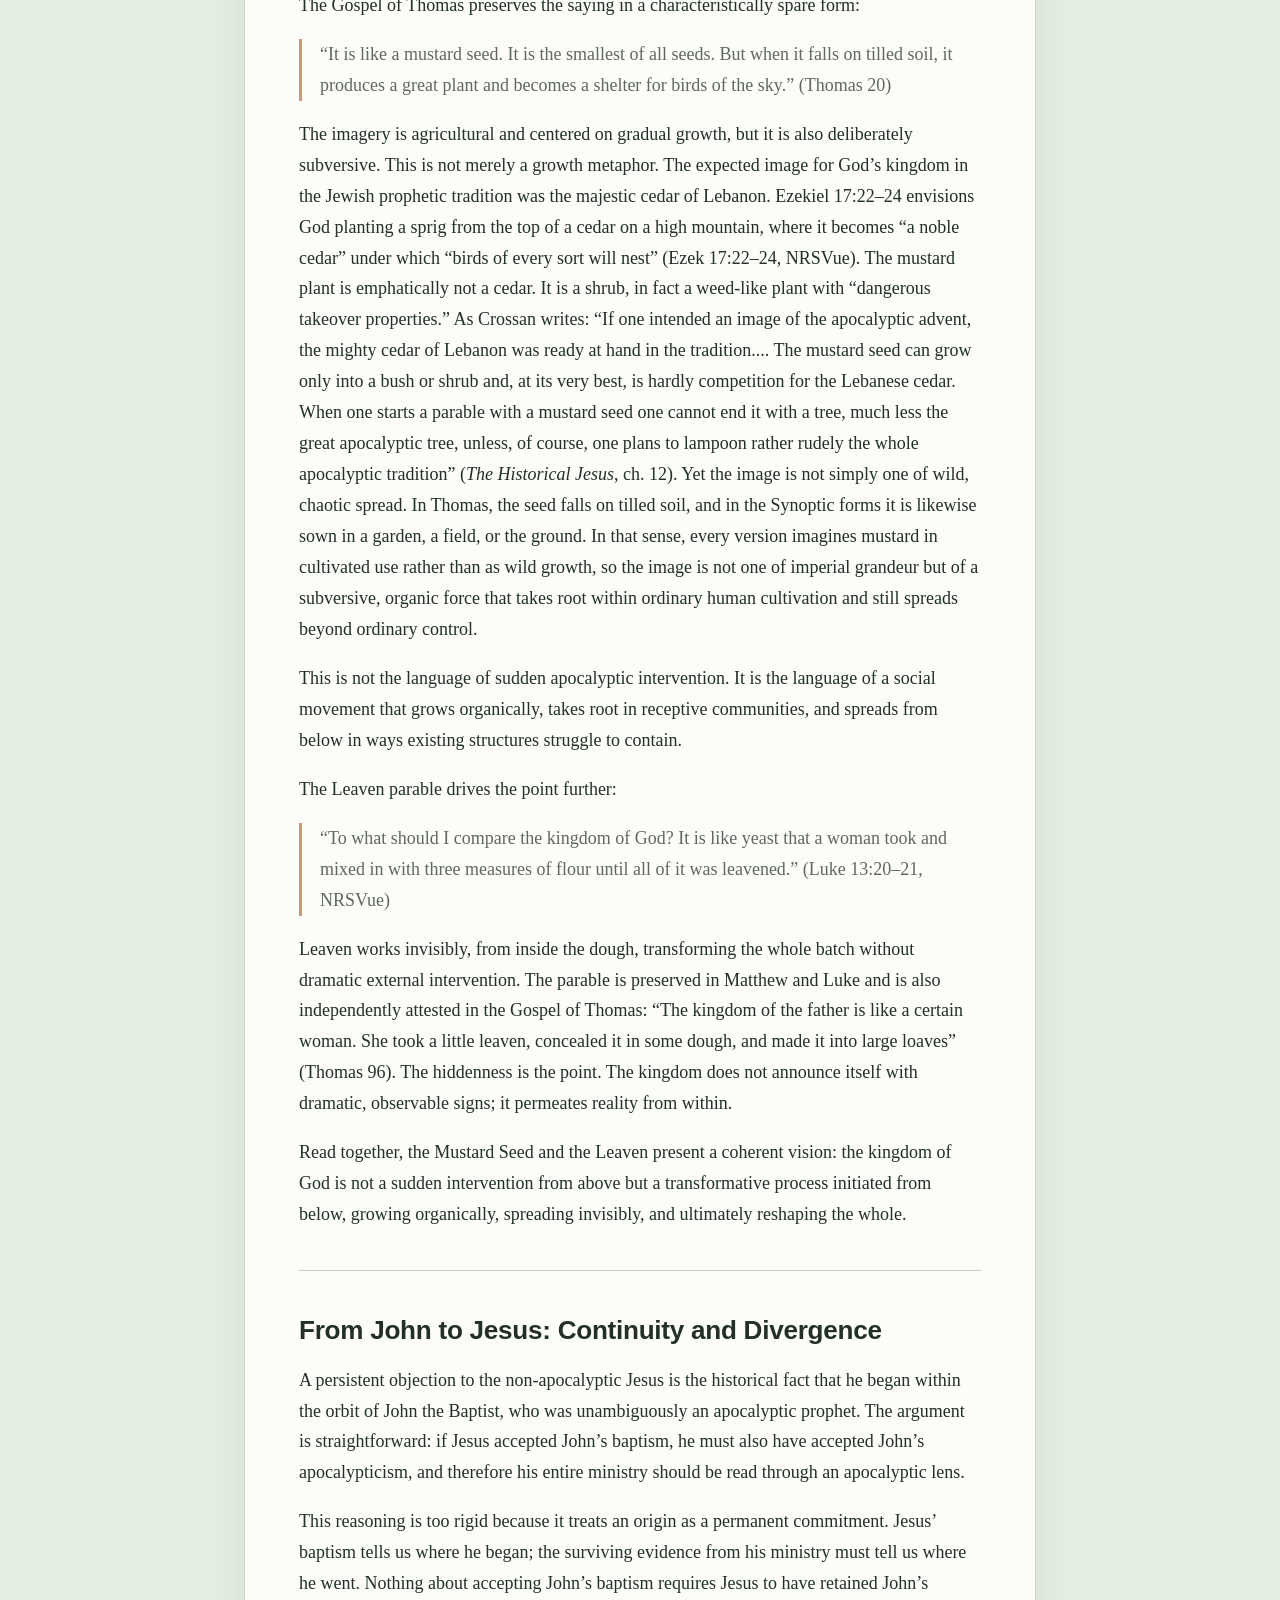
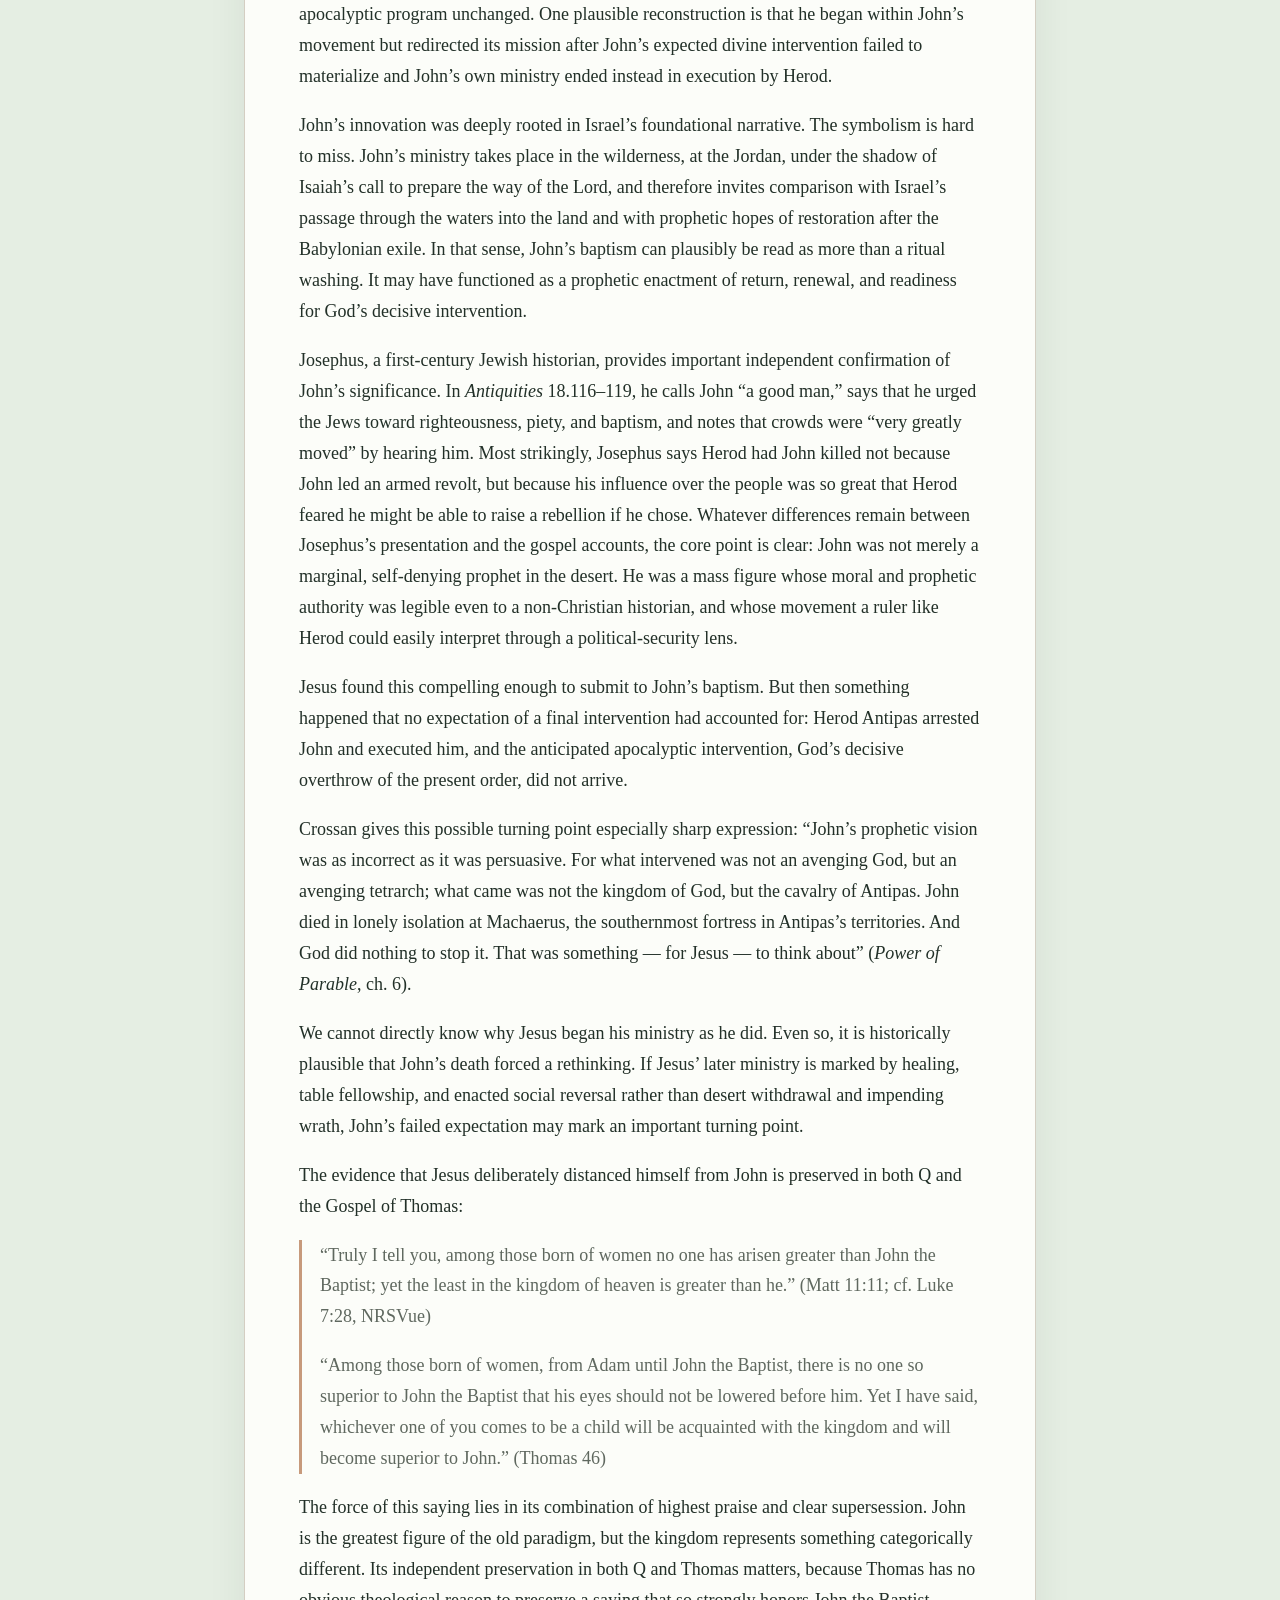
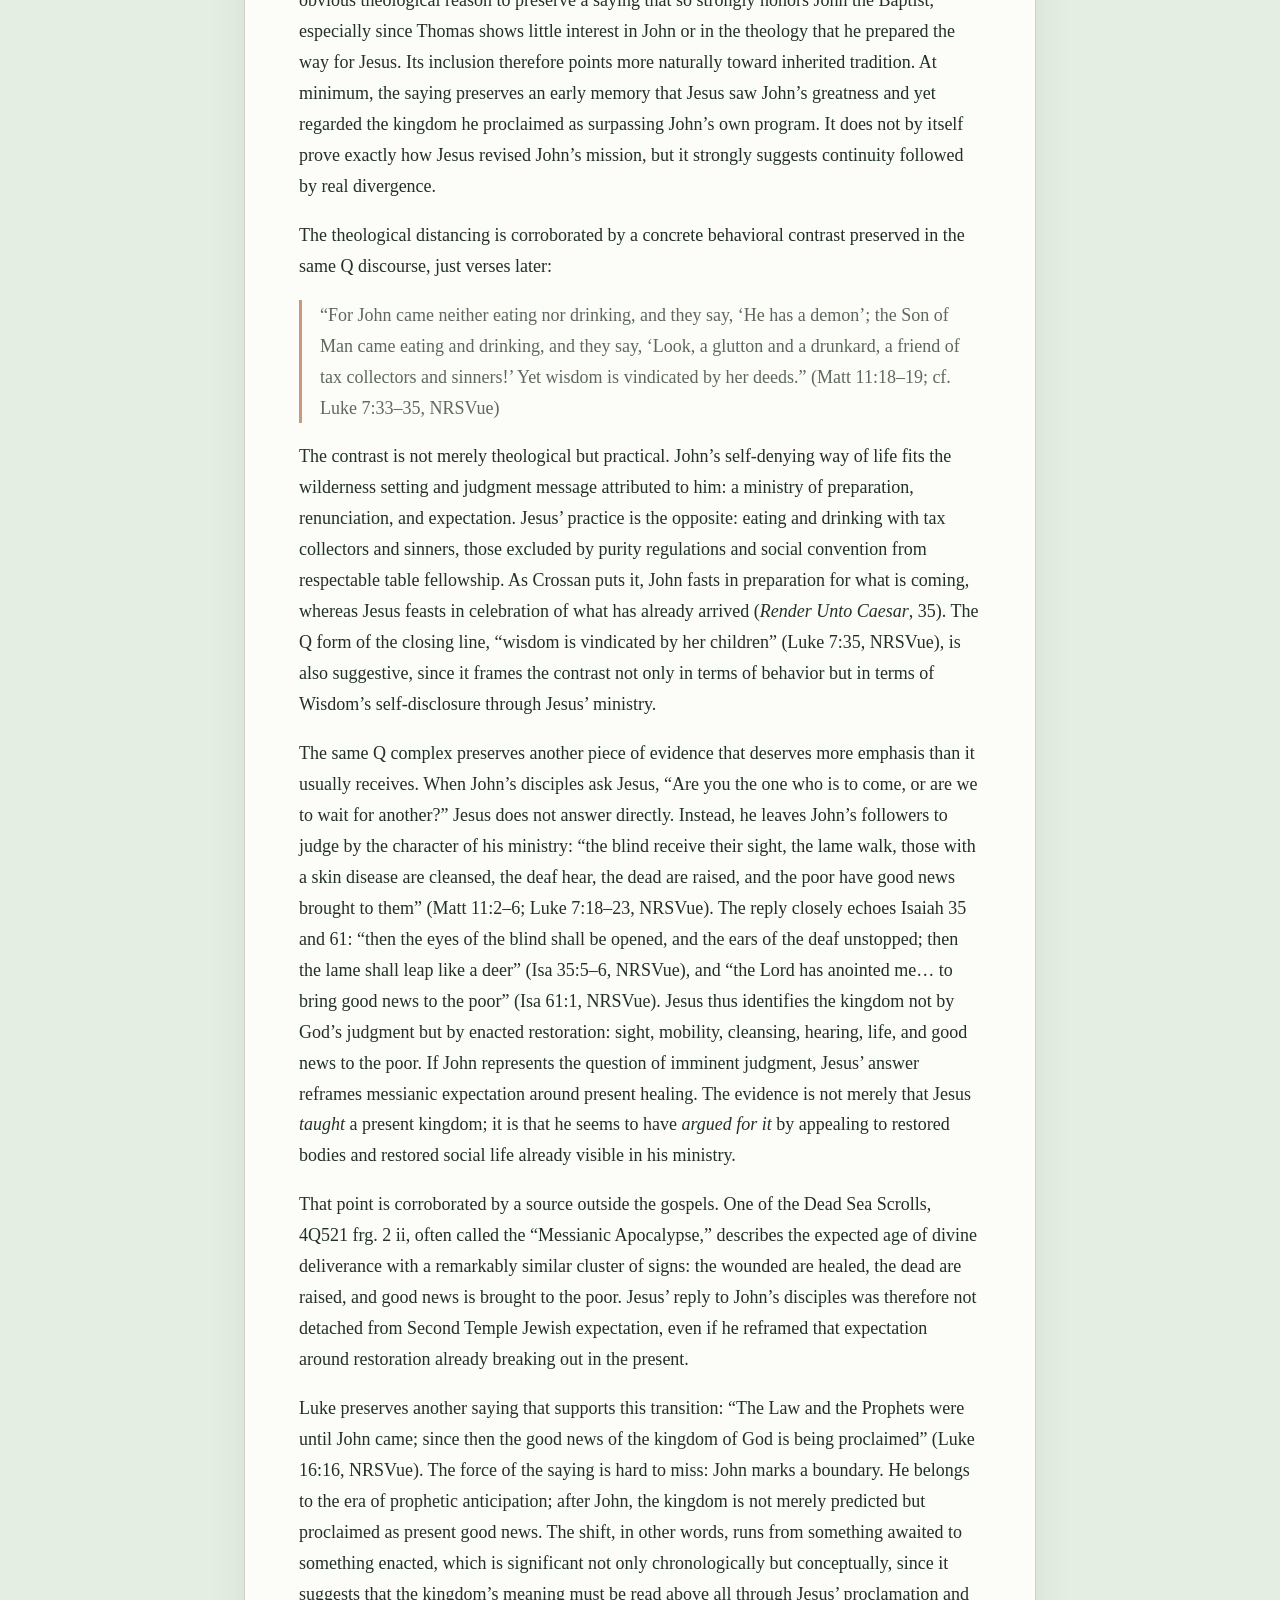
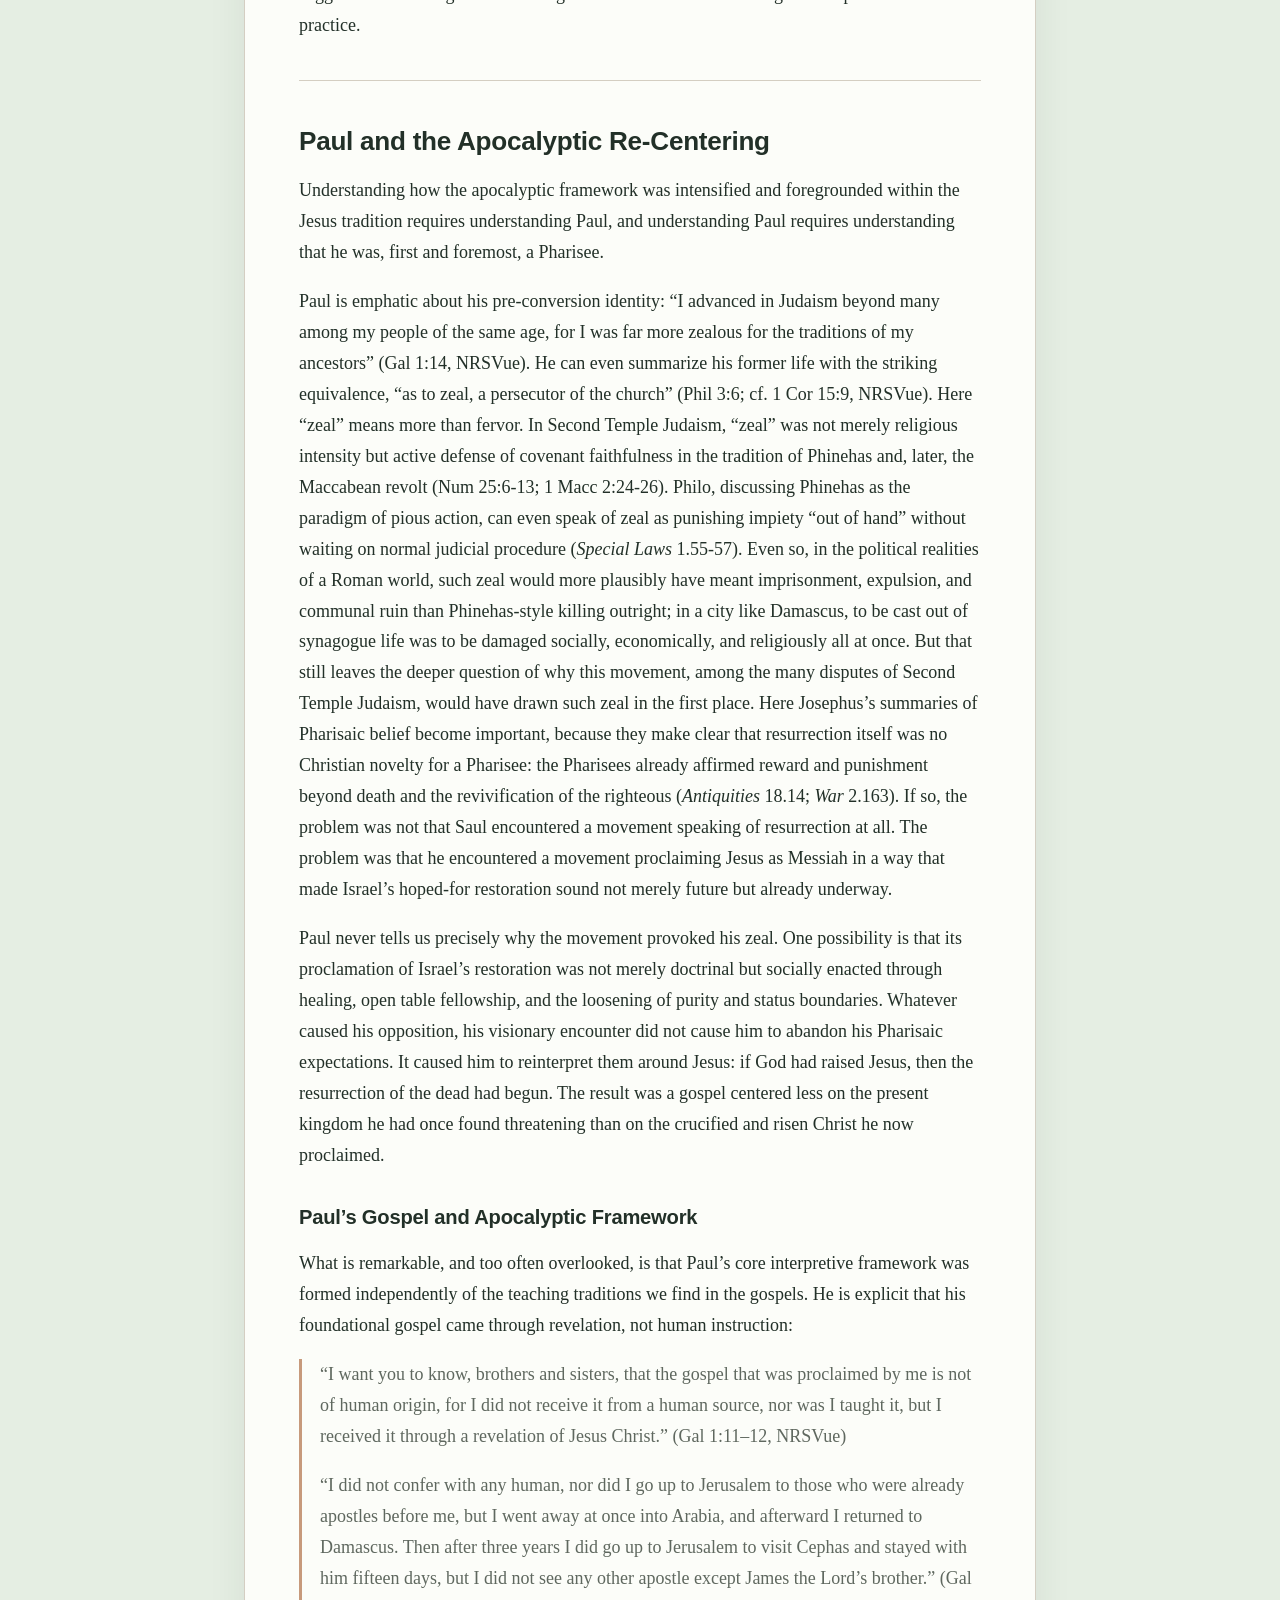
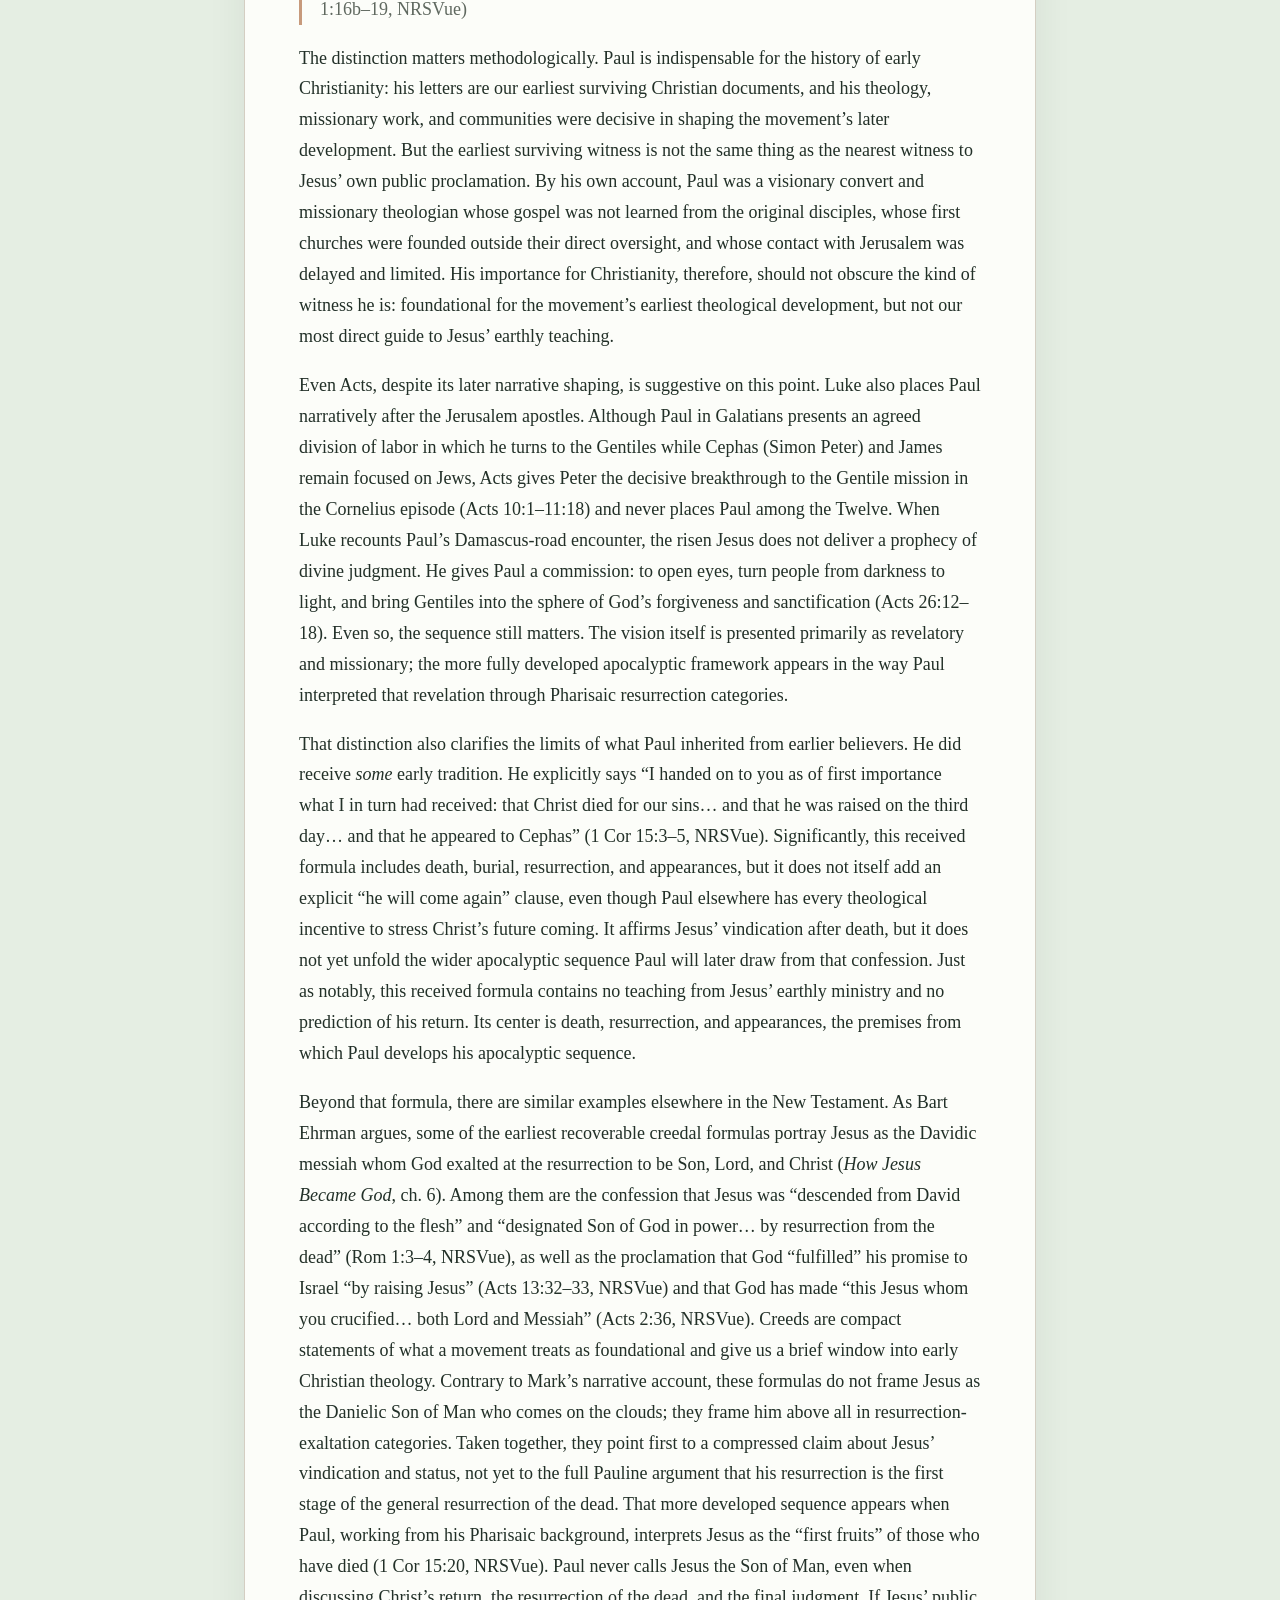
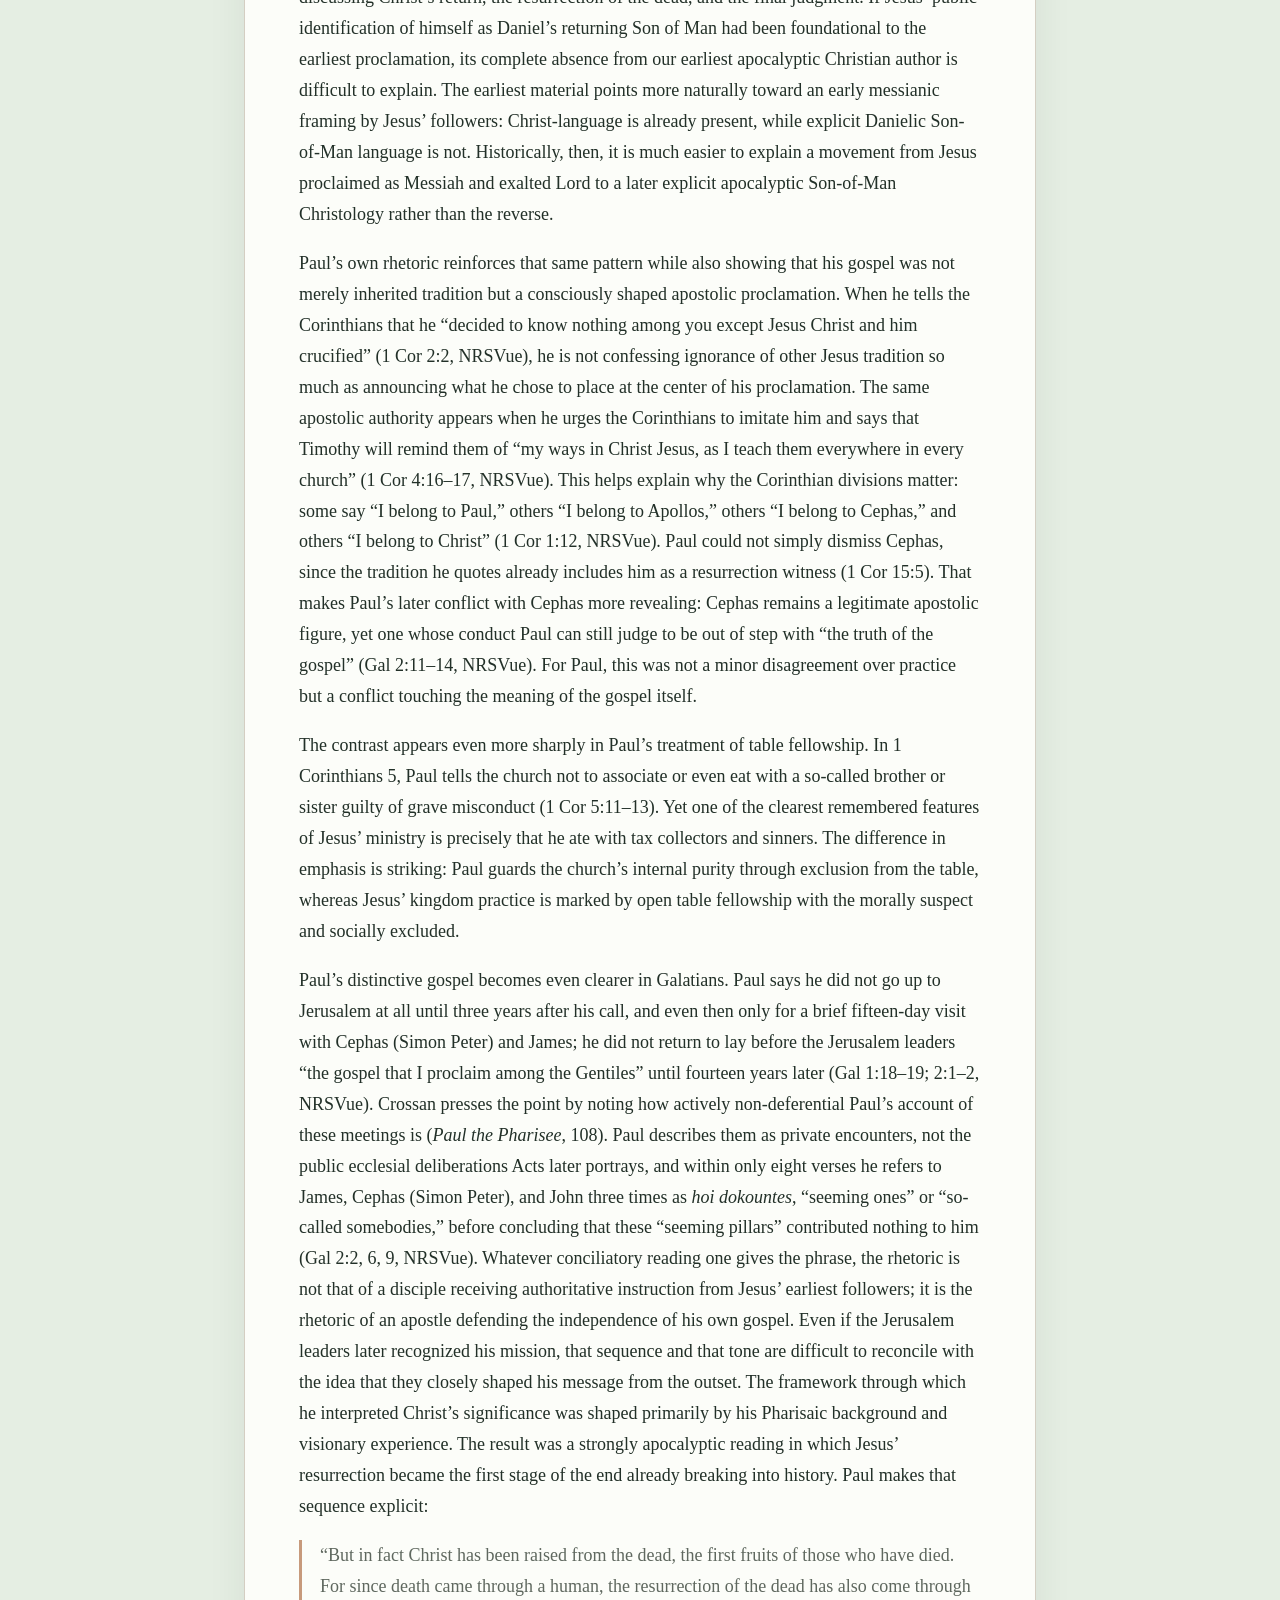
<file: docs/essays/kingdom-of-god-essay.html>
<!doctype html>
<html lang="en">
  <head>
    <meta charset="utf-8">
    <meta name="viewport" content="width=device-width, initial-scale=1">
    <title>God&#x27;s Kingdom Already Present | Matthew&#x27;s Musings</title>
    <meta name="description" content="A historical argument that Jesus proclaimed God&#x27;s kingdom as a present transformation centered on healing, shared meals, social reversal, and justice.">
    <meta property="og:title" content="God&#x27;s Kingdom Already Present">
    <meta property="og:description" content="A historical argument that Jesus proclaimed God&#x27;s kingdom as a present transformation centered on healing, shared meals, social reversal, and justice.">
    <meta property="og:url" content="https://essays.mprahl.com/essays/kingdom-of-god-essay.html">
    <meta property="og:type" content="article">
    <meta property="og:site_name" content="Matthew&#x27;s Musings">
    <meta property="og:image" content="https://essays.mprahl.com/assets/social-card.png">
    <meta property="og:image:secure_url" content="https://essays.mprahl.com/assets/social-card.png">
    <meta property="og:image:type" content="image/png">
    <meta property="og:image:width" content="1200">
    <meta property="og:image:height" content="630">
    <meta property="og:image:alt" content="Matthew&#x27;s Musings">
    <meta name="twitter:card" content="summary_large_image">
    <meta name="twitter:title" content="God&#x27;s Kingdom Already Present">
    <meta name="twitter:description" content="A historical argument that Jesus proclaimed God&#x27;s kingdom as a present transformation centered on healing, shared meals, social reversal, and justice.">
    <meta name="twitter:image" content="https://essays.mprahl.com/assets/social-card.png">
    <meta name="twitter:image:alt" content="Matthew&#x27;s Musings">
    <meta property="article:published_time" content="2026-07-04">
    <meta property="article:modified_time" content="2026-07-26">
    <link rel="canonical" href="https://essays.mprahl.com/essays/kingdom-of-god-essay.html">
    <link rel="alternate" type="application/rss+xml" title="Matthew&#x27;s Musings" href="https://essays.mprahl.com/rss.xml">
    <link rel="stylesheet" href="../assets/site.css">
    <script type="application/ld+json">
  {
  "@context": "https://schema.org",
  "@type": "Article",
  "headline": "God's Kingdom Already Present",
  "description": "A historical argument that Jesus proclaimed God's kingdom as a present transformation centered on healing, shared meals, social reversal, and justice.",
  "datePublished": "2026-07-04",
  "dateModified": "2026-07-26",
  "mainEntityOfPage": {
    "@type": "WebPage",
    "@id": "https://essays.mprahl.com/essays/kingdom-of-god-essay.html"
  },
  "url": "https://essays.mprahl.com/essays/kingdom-of-god-essay.html",
  "inLanguage": "en",
  "isPartOf": {
    "@type": "WebSite",
    "name": "Matthew's Musings",
    "url": "https://essays.mprahl.com/"
  },
  "alternativeHeadline": "The Historical Case for God's Reign as Present, Collaborative, and Nonviolent",
  "author": {
    "@type": "Person",
    "name": "Matthew Prahl",
    "@id": "https://essays.mprahl.com/about.html#person",
    "url": "https://essays.mprahl.com/about.html"
  }
}
    </script>
  </head>
  <body>
    <header class="site-header">
      <div class="site-masthead">
        <div class="site-shell">
          <div class="eyebrow"><a class="eyebrow-link" href="/">Theology, Technology, and Human Life</a></div>
          <a class="masthead-about" href="/about.html">About Matthew</a>
        </div>
      </div>
    </header>
    <main class="site-shell essay-page">
      <article class="essay-card">
        <header class="essay-header">
          <h1>God&rsquo;s Kingdom Already Present</h1>
          <p class="essay-subtitle">The Historical Case for God&rsquo;s Reign as Present, Collaborative, and Nonviolent</p>
          <div class="essay-meta">By <a href="/about.html">Matthew Prahl</a> &middot; First published <time datetime="2026-07-04">July 4, 2026</time> &middot; Last updated <time datetime="2026-07-26">July 26, 2026</time></div>
        </header>
        <div class="essay-body">
          <p>For a shorter version of this essay, see <a href="kingdom-of-god-short-essay.html">God&rsquo;s Kingdom Already Present (Short Version)</a>.</p>
<h2 id="prologue">Prologue</h2>
<p>This is the essay I wish I had when I first encountered the scholarly argument that Jesus is best understood as an apocalyptic prophet whose expectations did not come to pass. That description never sat comfortably with the Jesus I met in the Sermon on the Mount. There, his teachings struck me as inspiring to the point of near impossibility, and almost entirely at odds with the way society ordinarily operates, yet they also felt like the deepest moral truth I had encountered. They did not read like an ethical sideshow attached to a message about imminent divine intervention. They read like the heart of the message itself: a call to participate with God in a way of life whose demands are simple to state, difficult to live, and enduring in every age.</p>
<p>That dissonance led me into my own exploration of the historical Jesus. If the core of Jesus&rsquo; message was this radical present kingdom, one expressed in raising up the destitute, eating with &ldquo;tax collectors and sinners&rdquo; (Matt 9:11, NRSVue), refusing to judge others, and loving one&rsquo;s enemies, then its authority does not depend on whether any society can embody it perfectly. A moral vision remains binding even when it is never fully realized. It remains a moral horizon, a compass by which our own lives, as well as systems of governance, economic life, and religious institutions, can still be measured and reshaped. It speaks not only to public justice but to personal obligation, accountability, and what it means to live fully as human beings before God and one another. The historical question matters here. If these teachings about the kingdom were largely the product of later Christian reflection, then they do not carry the same authority or urgency that they do if they stand near the center of Jesus&rsquo; own proclamation. But if they do go back to Jesus himself, then they are not a secondary moral application of the tradition. They are the tradition&rsquo;s core demand, one that has helped shape two thousand years of moral imagination and social reform. The research behind this essay took many hours, but what follows is the conclusion I have reached.</p>
<h2 id="introduction-what-was-at-the-core-of-jesus-message">Introduction: What Was at the Core of Jesus&rsquo; Message?</h2>
<p>The dissonance that led me into this essay can be framed as a deceptively simple historical question: Was the core of Jesus&rsquo; message the imminent apocalypse expected in much of Second Temple Judaism, or God&rsquo;s present reign as a collaborative, this-worldly transformation of human society? By &ldquo;apocalyptic,&rdquo; I mean the expectation that God would soon intervene to judge the present age, overthrow evil powers, including Rome, and vindicate the righteous. The answer reaches into nearly every aspect of Christian origins: the meaning of the parables, the significance of the crucifixion, the purpose of the early church, and the nature of the gospel texts themselves. It also changes how one hears the Sermon on the Mount: as the heart of Jesus&rsquo; proclamation of God&rsquo;s reign breaking into the present, or as an ethical test for eternal life in the coming apocalypse.</p>
<p>That question has often been answered in a very different way. Much scholarship since Albert Schweitzer&rsquo;s 1906 book, and in prominent contemporary form in the work of Bart D. Ehrman, has cast Jesus as an apocalyptic prophet who expected the imminent end of the world. In its strongest form, this reading points to John&rsquo;s proclamation of coming wrath, Jesus&rsquo; sayings about the Son of Man and &ldquo;this generation&rdquo; (Mark 13:30, NRSVue), and the expectation of Christ&rsquo;s imminent return already visible in Paul&rsquo;s earliest letters. Jesus&rsquo; healings and ethical demands are then understood as signs of, and preparation for, a kingdom soon to arrive through decisive divine intervention. This essay argues that the evidence, when examined critically and stratified chronologically, points in a different direction than the standard apocalyptic model allows. That argument does not require denying that Jesus, as a Jew of the late Second Temple world, may have shared expectations of resurrection, judgment, or final consummation. The claim is narrower and more historically concrete: those expectations were not the controlling center of his proclamation and movement. Jesus was a political-religious prophet who proclaimed the kingdom of God, that is, God&rsquo;s present reign, as a collaborative, nonviolent transformation of the social order from the bottom up, a manifestation not of force but of grace.</p>
<p>The contrast, then, is not between any future hope and none, nor does &ldquo;non-apocalyptic&rdquo; mean that Jesus believed history had no final horizon. It names a question of center, substance, and agency: whether God&rsquo;s kingdom would arrive primarily through an imminent, overwhelming intervention, with Jesus&rsquo; ethical teaching serving as preparation for it, or whether the kingdom was already becoming present through a divine-human practice that could grow toward whatever future fulfillment remained. Individual sayings may hold present and future together; the historical task is to determine which pattern best explains the characteristic shape of Jesus&rsquo; ministry. The canonical tradition is better understood as a layered and often tension-filled witness in which apocalyptic expectation became increasingly prominent without fully displacing earlier, non-apocalyptic material. Paul gives us the earliest surviving apocalyptic theological articulation within the movement; Q2, Mark in the shadow of the Temple&rsquo;s destruction, and later evangelists variously intensified or preserved that trajectory. Since no surviving text gives us an unmediated account from the post-crucifixion Jerusalem leadership around James, Simon Peter (Cephas), and John, the argument must be cumulative rather than documentary. It does not depend on privileging one source in isolation. It depends on the recurrence, across multiple streams of tradition, of a pattern in which God&rsquo;s reign is identified less with a dateable cosmic intervention than with healing, exorcism, table fellowship, shared goods, and good news to the poor.</p>
<hr />
<h2 id="the-beatitudes-and-the-present-kingdom">The Beatitudes and the Present Kingdom</h2>
<p>The surest starting point for the historical Jesus is the earliest recoverable layer of his teachings, and few sayings have stronger claims to authenticity than the Beatitudes. The Q version (from the hypothetical sayings source shared by Matthew and Luke), preserved more faithfully in Luke than in Matthew, is notable for what it does <em>not</em> say. An influential, though contested, stratification of Q distinguishes an earlier sapiential, or wisdom-oriented, layer (Q1) from a later layer (Q2) that introduces a more prophetic-apocalyptic tone; on that reconstruction, this beatitude belongs to the earlier side of the tradition. There is no spiritualizing qualification, no deferral to an afterlife, no conditional future dependent on cosmic upheaval. It is blunt, direct, and addressed to real people in real poverty:</p>
<blockquote>
<p>&ldquo;Blessed are you who are poor, for yours is the kingdom of God. Blessed are you who are hungry now, for you will be filled. Blessed are you who weep now, for you will laugh.&rdquo; (Luke 6:20–21, NRSVue)</p>
</blockquote>
<p>Two grammatical and lexical features matter here. First, the opening declaration is emphatically present tense: &ldquo;Yours <em>is</em> the kingdom of God.&rdquo; Jesus does not say that the poor will someday receive the kingdom; he says it already belongs to them. Second, the promises that follow, &ldquo;you will be filled&rdquo; and &ldquo;you will laugh,&rdquo; are future. The sequence is important: present possession comes first, future reversal follows. Luke&rsquo;s second-person address, &ldquo;Blessed are <em>you</em>,&rdquo; confirms that Jesus is speaking to actual poor people before him. Standard Greek lexica give <em>ptōchoi</em> the sense not of modest laborers but of the destitute, people reduced to beggary or profound social marginalization (cf. Crossan, <em>The Historical Jesus</em>, ch. 12).</p>
<p>The starkly economic character of the earlier saying becomes even clearer in Matthew&rsquo;s edit: &ldquo;Blessed are the poor <em>in spirit</em>, for theirs is the kingdom of heaven&rdquo; (Matt 5:3, NRSVue). Matthew&rsquo;s addition of &ldquo;in spirit&rdquo; softens a stark economic declaration by redirecting it toward an interior disposition. The contrast helps show how socially concrete the earlier form of the beatitude was.</p>
<p>A terminological clarification helps throughout this essay. Although the idea of God&rsquo;s rule has deep roots in Israel&rsquo;s scriptures and Second Temple Judaism, &ldquo;kingdom of God&rdquo; was not a single, self-defining formula before Jesus&rsquo; proclamation. Its meaning therefore has to be inferred above all from the way Jesus uses it. The Greek <em>basileia</em> is traditionally rendered &ldquo;kingdom,&rdquo; but &ldquo;reign,&rdquo; &ldquo;rule,&rdquo; or even &ldquo;ruling style&rdquo; is often closer to the sense required by these sayings (Crossan, <em>Power of Parable</em>, ch. 6). &ldquo;Kingdom&rdquo; can suggest a place one enters later; &ldquo;reign&rdquo; suggests an active mode of divine governance already taking social form in the present. That distinction does not solve every interpretive problem, but it helps explain why Jesus&rsquo; sayings so often sound less like a realm to be entered later than a form of divine action already taking social shape in the present.</p>
<p>The Q Beatitudes are further reinforced by their accompanying Woes, preserved only in Luke:</p>
<blockquote>
<p>&ldquo;But woe to you who are rich, for you have received your consolation. Woe to you who are full now, for you will be hungry. Woe to you who are laughing now, for you will mourn and weep.&rdquo; (Luke 6:24–25, NRSVue)</p>
</blockquote>
<p>The structural parallelism between blessings and woes makes the social-revolutionary character of the teaching unmistakable. In a Second Temple Jewish context, where God&rsquo;s coming kingdom was often imagined as belonging to the righteous while the unrighteous were excluded from it, these sayings read less like a description of the final state than like a prophetic indictment of economic injustice and a declaration that God&rsquo;s kingdom is already redressing the balance.</p>
<p>These sayings deserve particular weight. They are early, multiply attested, socially concrete, grammatically present tense at the crucial point, and preserved in a form that Matthew visibly softens. Even Paul&rsquo;s account of his meeting with the Jerusalem pillars, the leading figures of Jesus&rsquo; own movement, ends with one concrete demand: &ldquo;They asked only one thing, that we remember the poor, which was actually what I was eager to do&rdquo; (Gal 2:10, NRSVue). Any reading that makes present possession of the kingdom marginal to Jesus&rsquo; message therefore bears a heavy burden of proof.</p>
<p>The early reception of this material is itself revealing. Matthew&rsquo;s shift from the direct blessing of &ldquo;the poor&rdquo; (Luke 6:20, NRSVue) to &ldquo;the poor in spirit&rdquo; (Matt 5:3, NRSVue) is the clearest example of early softening. Yet other early texts show a different kind of pressure as well: not spiritualization so much as the regulation of an ethic too demanding to leave unqualified. The <em>Didache</em>, an early Christian church manual, still echoes Jesus&rsquo; radical generosity, &ldquo;Give to everyone who asks you,&rdquo; yet immediately adds the caution, &ldquo;Let your alms sweat in your hands, until you know to whom you should give&rdquo; (<em>Didache</em> 1.5–6).</p>
<p>The shift is especially clear in Matthew itself. Earlier in the same Gospel, Jesus calls a tax collector, &ldquo;Follow me,&rdquo; then defends table fellowship with &ldquo;tax collectors and sinners&rdquo; by saying, &ldquo;I desire mercy, not sacrifice&rdquo; (Matt 9:9–13, NRSVue). Later Matthew moves from &ldquo;Do not judge&rdquo; (Matt 7:1, NRSVue) to communal discipline: &ldquo;tell it to the church,&rdquo; and if the offender refuses to listen, &ldquo;let such a one be to you as a Gentile and a tax collector&rdquo; (Matt 18:17, NRSVue). Paul is sharper still: &ldquo;Do not even eat with such a one.... Are you not judges of those who are inside?&rdquo; (1 Cor 5:11–12, NRSVue). Even so, the earlier priority did not disappear. Concern for the poor remained central enough that later communities could spiritualize or regulate the ethic without erasing it. The pattern is telling: the poor-centered kingdom ethic was early and demanding enough that later communities responded to it in several ways; they spiritualized it, regulated it, and still remembered it as a central obligation.</p>
<p>Another early kingdom saying makes the social logic even clearer. In Mark 10:14–15, with distinct parallels in Matthew and Luke, Jesus declares: &ldquo;Let the children come to me&hellip; for to such belongs the kingdom of God&rdquo; (Mark 10:14–15, NRSVue). That line is usually moralized into a lesson about innocence or humility, but in the social world of first-century Galilee, children were dependents, nobodies, people without rank or secure standing. Read alongside &ldquo;Blessed are you who are poor&rdquo; (Luke 6:20, NRSVue) and the later saying about how difficult it is for the rich to enter the kingdom, the pattern is remarkably consistent: Jesus correlates God&rsquo;s reign not with the powerful or respectable by ordinary social standards but with those who lacked status altogether. The kingdom belongs, structurally and scandalously, to the expendable (cf. Judith M. Gundry, &ldquo;Children in the Gospel of Mark&rdquo;).</p>
<hr />
<h2 id="the-parables-of-growth-mustard-seed-and-leaven">The Parables of Growth: Mustard Seed and Leaven</h2>
<p>If the Beatitudes declare the kingdom&rsquo;s presence, the parables of the Mustard Seed and the Leaven describe its <em>mode of operation</em>. That mode is organic, gradual, and subversive, the very opposite of a sudden apocalyptic judgment.</p>
<p>The Mustard Seed parable appears in all three Synoptics and in the Gospel of Thomas, giving it strong multiple attestation:</p>
<blockquote>
<p>&ldquo;What is the kingdom of God like? And to what should I compare it? It is like a mustard seed that someone took and sowed in the garden; it grew and became a tree, and the birds of the air made nests in its branches.&rdquo; (Luke 13:18–19, NRSVue)</p>
<p>&ldquo;The kingdom of heaven is like a mustard seed that someone took and sowed in his field; it is the smallest of all the seeds, but when it has grown it is the greatest of shrubs and becomes a tree, so that the birds of the air come and make nests in its branches.&rdquo; (Matt 13:31–32, NRSVue)</p>
<p>&ldquo;It is like a mustard seed, which, when sown upon the ground, is the smallest of all the seeds on earth, yet when it is sown it grows up and becomes the greatest of all shrubs and puts forth large branches, so that the birds of the air can make nests in its shade.&rdquo; (Mark 4:30–32, NRSVue)</p>
</blockquote>
<p>The Gospel of Thomas preserves the saying in a characteristically spare form:</p>
<blockquote>
<p>&ldquo;It is like a mustard seed. It is the smallest of all seeds. But when it falls on tilled soil, it produces a great plant and becomes a shelter for birds of the sky.&rdquo; (Thomas 20)</p>
</blockquote>
<p>The imagery is agricultural and centered on gradual growth, but it is also deliberately subversive. This is not merely a growth metaphor. The expected image for God&rsquo;s kingdom in the Jewish prophetic tradition was the majestic cedar of Lebanon. Ezekiel 17:22–24 envisions God planting a sprig from the top of a cedar on a high mountain, where it becomes &ldquo;a noble cedar&rdquo; under which &ldquo;birds of every sort will nest&rdquo; (Ezek 17:22–24, NRSVue). The mustard plant is emphatically not a cedar. It is a shrub, in fact a weed-like plant with &ldquo;dangerous takeover properties.&rdquo; As Crossan writes: &ldquo;If one intended an image of the apocalyptic advent, the mighty cedar of Lebanon was ready at hand in the tradition.... The mustard seed can grow only into a bush or shrub and, at its very best, is hardly competition for the Lebanese cedar. When one starts a parable with a mustard seed one cannot end it with a tree, much less the great apocalyptic tree, unless, of course, one plans to lampoon rather rudely the whole apocalyptic tradition&rdquo; (<em>The Historical Jesus</em>, ch. 12). Yet the image is not simply one of wild, chaotic spread. In Thomas, the seed falls on tilled soil, and in the Synoptic forms it is likewise sown in a garden, a field, or the ground. In that sense, every version imagines mustard in cultivated use rather than as wild growth, so the image is not one of imperial grandeur but of a subversive, organic force that takes root within ordinary human cultivation and still spreads beyond ordinary control.</p>
<p>This is not the language of sudden apocalyptic intervention. It is the language of a social movement that grows organically, takes root in receptive communities, and spreads from below in ways existing structures struggle to contain.</p>
<p>The Leaven parable drives the point further:</p>
<blockquote>
<p>&ldquo;To what should I compare the kingdom of God? It is like yeast that a woman took and mixed in with three measures of flour until all of it was leavened.&rdquo; (Luke 13:20–21, NRSVue)</p>
</blockquote>
<p>Leaven works invisibly, from inside the dough, transforming the whole batch without dramatic external intervention. The parable is preserved in Matthew and Luke and is also independently attested in the Gospel of Thomas: &ldquo;The kingdom of the father is like a certain woman. She took a little leaven, concealed it in some dough, and made it into large loaves&rdquo; (Thomas 96). The hiddenness is the point. The kingdom does not announce itself with dramatic, observable signs; it permeates reality from within.</p>
<p>Read together, the Mustard Seed and the Leaven present a coherent vision: the kingdom of God is not a sudden intervention from above but a transformative process initiated from below, growing organically, spreading invisibly, and ultimately reshaping the whole.</p>
<hr />
<h2 id="from-john-to-jesus-continuity-and-divergence">From John to Jesus: Continuity and Divergence</h2>
<p>A persistent objection to the non-apocalyptic Jesus is the historical fact that he began within the orbit of John the Baptist, who was unambiguously an apocalyptic prophet. The argument is straightforward: if Jesus accepted John&rsquo;s baptism, he must also have accepted John&rsquo;s apocalypticism, and therefore his entire ministry should be read through an apocalyptic lens.</p>
<p>This reasoning is too rigid because it treats an origin as a permanent commitment. Jesus&rsquo; baptism tells us where he began; the surviving evidence from his ministry must tell us where he went. Nothing about accepting John&rsquo;s baptism requires Jesus to have retained John&rsquo;s apocalyptic program unchanged. One plausible reconstruction is that he began within John&rsquo;s movement but redirected its mission after John&rsquo;s expected divine intervention failed to materialize and John&rsquo;s own ministry ended instead in execution by Herod.</p>
<p>John&rsquo;s innovation was deeply rooted in Israel&rsquo;s foundational narrative. The symbolism is hard to miss. John&rsquo;s ministry takes place in the wilderness, at the Jordan, under the shadow of Isaiah&rsquo;s call to prepare the way of the Lord, and therefore invites comparison with Israel&rsquo;s passage through the waters into the land and with prophetic hopes of restoration after the Babylonian exile. In that sense, John&rsquo;s baptism can plausibly be read as more than a ritual washing. It may have functioned as a prophetic enactment of return, renewal, and readiness for God&rsquo;s decisive intervention.</p>
<p>Josephus, a first-century Jewish historian, provides important independent confirmation of John&rsquo;s significance. In <em>Antiquities</em> 18.116–119, he calls John &ldquo;a good man,&rdquo; says that he urged the Jews toward righteousness, piety, and baptism, and notes that crowds were &ldquo;very greatly moved&rdquo; by hearing him. Most strikingly, Josephus says Herod had John killed not because John led an armed revolt, but because his influence over the people was so great that Herod feared he might be able to raise a rebellion if he chose. Whatever differences remain between Josephus&rsquo;s presentation and the gospel accounts, the core point is clear: John was not merely a marginal, self-denying prophet in the desert. He was a mass figure whose moral and prophetic authority was legible even to a non-Christian historian, and whose movement a ruler like Herod could easily interpret through a political-security lens.</p>
<p>Jesus found this compelling enough to submit to John&rsquo;s baptism. But then something happened that no expectation of a final intervention had accounted for: Herod Antipas arrested John and executed him, and the anticipated apocalyptic intervention, God&rsquo;s decisive overthrow of the present order, did not arrive.</p>
<p>Crossan gives this possible turning point especially sharp expression: &ldquo;John&rsquo;s prophetic vision was as incorrect as it was persuasive. For what intervened was not an avenging God, but an avenging tetrarch; what came was not the kingdom of God, but the cavalry of Antipas. John died in lonely isolation at Machaerus, the southernmost fortress in Antipas&rsquo;s territories. And God did nothing to stop it. That was something — for Jesus — to think about&rdquo; (<em>Power of Parable</em>, ch. 6).</p>
<p>We cannot directly know why Jesus began his ministry as he did. Even so, it is historically plausible that John&rsquo;s death forced a rethinking. If Jesus&rsquo; later ministry is marked by healing, table fellowship, and enacted social reversal rather than desert withdrawal and impending wrath, John&rsquo;s failed expectation may mark an important turning point.</p>
<p>The evidence that Jesus deliberately distanced himself from John is preserved in both Q and the Gospel of Thomas:</p>
<blockquote>
<p>&ldquo;Truly I tell you, among those born of women no one has arisen greater than John the Baptist; yet the least in the kingdom of heaven is greater than he.&rdquo; (Matt 11:11; cf. Luke 7:28, NRSVue)</p>
<p>&ldquo;Among those born of women, from Adam until John the Baptist, there is no one so superior to John the Baptist that his eyes should not be lowered before him. Yet I have said, whichever one of you comes to be a child will be acquainted with the kingdom and will become superior to John.&rdquo; (Thomas 46)</p>
</blockquote>
<p>The force of this saying lies in its combination of highest praise and clear supersession. John is the greatest figure of the old paradigm, but the kingdom represents something categorically different. Its independent preservation in both Q and Thomas matters, because Thomas has no obvious theological reason to preserve a saying that so strongly honors John the Baptist, especially since Thomas shows little interest in John or in the theology that he prepared the way for Jesus. Its inclusion therefore points more naturally toward inherited tradition. At minimum, the saying preserves an early memory that Jesus saw John&rsquo;s greatness and yet regarded the kingdom he proclaimed as surpassing John&rsquo;s own program. It does not by itself prove exactly how Jesus revised John&rsquo;s mission, but it strongly suggests continuity followed by real divergence.</p>
<p>The theological distancing is corroborated by a concrete behavioral contrast preserved in the same Q discourse, just verses later:</p>
<blockquote>
<p>&ldquo;For John came neither eating nor drinking, and they say, &lsquo;He has a demon&rsquo;; the Son of Man came eating and drinking, and they say, &lsquo;Look, a glutton and a drunkard, a friend of tax collectors and sinners!&rsquo; Yet wisdom is vindicated by her deeds.&rdquo; (Matt 11:18–19; cf. Luke 7:33–35, NRSVue)</p>
</blockquote>
<p>The contrast is not merely theological but practical. John&rsquo;s self-denying way of life fits the wilderness setting and judgment message attributed to him: a ministry of preparation, renunciation, and expectation. Jesus&rsquo; practice is the opposite: eating and drinking with tax collectors and sinners, those excluded by purity regulations and social convention from respectable table fellowship. As Crossan puts it, John fasts in preparation for what is coming, whereas Jesus feasts in celebration of what has already arrived (<em>Render Unto Caesar</em>, 35). The Q form of the closing line, &ldquo;wisdom is vindicated by her children&rdquo; (Luke 7:35, NRSVue), is also suggestive, since it frames the contrast not only in terms of behavior but in terms of Wisdom&rsquo;s self-disclosure through Jesus&rsquo; ministry.</p>
<p>The same Q complex preserves another piece of evidence that deserves more emphasis than it usually receives. When John&rsquo;s disciples ask Jesus, &ldquo;Are you the one who is to come, or are we to wait for another?&rdquo; Jesus does not answer directly. Instead, he leaves John&rsquo;s followers to judge by the character of his ministry: &ldquo;the blind receive their sight, the lame walk, those with a skin disease are cleansed, the deaf hear, the dead are raised, and the poor have good news brought to them&rdquo; (Matt 11:2–6; Luke 7:18–23, NRSVue). The reply closely echoes Isaiah 35 and 61: &ldquo;then the eyes of the blind shall be opened, and the ears of the deaf unstopped; then the lame shall leap like a deer&rdquo; (Isa 35:5–6, NRSVue), and &ldquo;the Lord has anointed me&hellip; to bring good news to the poor&rdquo; (Isa 61:1, NRSVue). Jesus thus identifies the kingdom not by God&rsquo;s judgment but by enacted restoration: sight, mobility, cleansing, hearing, life, and good news to the poor. If John represents the question of imminent judgment, Jesus&rsquo; answer reframes messianic expectation around present healing. The evidence is not merely that Jesus <em>taught</em> a present kingdom; it is that he seems to have <em>argued for it</em> by appealing to restored bodies and restored social life already visible in his ministry.</p>
<p>That point is corroborated by a source outside the gospels. One of the Dead Sea Scrolls, 4Q521 frg. 2 ii, often called the &ldquo;Messianic Apocalypse,&rdquo; describes the expected age of divine deliverance with a remarkably similar cluster of signs: the wounded are healed, the dead are raised, and good news is brought to the poor. Jesus&rsquo; reply to John&rsquo;s disciples was therefore not detached from Second Temple Jewish expectation, even if he reframed that expectation around restoration already breaking out in the present.</p>
<p>Luke preserves another saying that supports this transition: &ldquo;The Law and the Prophets were until John came; since then the good news of the kingdom of God is being proclaimed&rdquo; (Luke 16:16, NRSVue). The force of the saying is hard to miss: John marks a boundary. He belongs to the era of prophetic anticipation; after John, the kingdom is not merely predicted but proclaimed as present good news. The shift, in other words, runs from something awaited to something enacted, which is significant not only chronologically but conceptually, since it suggests that the kingdom&rsquo;s meaning must be read above all through Jesus&rsquo; proclamation and practice.</p>
<hr />
<h2 id="paul-and-the-apocalyptic-re-centering">Paul and the Apocalyptic Re-Centering</h2>
<p>Understanding how the apocalyptic framework was intensified and foregrounded within the Jesus tradition requires understanding Paul, and understanding Paul requires understanding that he was, first and foremost, a Pharisee.</p>
<p>Paul is emphatic about his pre-conversion identity: &ldquo;I advanced in Judaism beyond many among my people of the same age, for I was far more zealous for the traditions of my ancestors&rdquo; (Gal 1:14, NRSVue). He can even summarize his former life with the striking equivalence, &ldquo;as to zeal, a persecutor of the church&rdquo; (Phil 3:6; cf. 1 Cor 15:9, NRSVue). Here &ldquo;zeal&rdquo; means more than fervor. In Second Temple Judaism, &ldquo;zeal&rdquo; was not merely religious intensity but active defense of covenant faithfulness in the tradition of Phinehas and, later, the Maccabean revolt (Num 25:6-13; 1 Macc 2:24-26). Philo, discussing Phinehas as the paradigm of pious action, can even speak of zeal as punishing impiety &ldquo;out of hand&rdquo; without waiting on normal judicial procedure (<em>Special Laws</em> 1.55-57). Even so, in the political realities of a Roman world, such zeal would more plausibly have meant imprisonment, expulsion, and communal ruin than Phinehas-style killing outright; in a city like Damascus, to be cast out of synagogue life was to be damaged socially, economically, and religiously all at once. But that still leaves the deeper question of why this movement, among the many disputes of Second Temple Judaism, would have drawn such zeal in the first place. Here Josephus&rsquo;s summaries of Pharisaic belief become important, because they make clear that resurrection itself was no Christian novelty for a Pharisee: the Pharisees already affirmed reward and punishment beyond death and the revivification of the righteous (<em>Antiquities</em> 18.14; <em>War</em> 2.163). If so, the problem was not that Saul encountered a movement speaking of resurrection at all. The problem was that he encountered a movement proclaiming Jesus as Messiah in a way that made Israel&rsquo;s hoped-for restoration sound not merely future but already underway.</p>
<p>Paul never tells us precisely why the movement provoked his zeal. One possibility is that its proclamation of Israel&rsquo;s restoration was not merely doctrinal but socially enacted through healing, open table fellowship, and the loosening of purity and status boundaries. Whatever caused his opposition, his visionary encounter did not cause him to abandon his Pharisaic expectations. It caused him to reinterpret them around Jesus: if God had raised Jesus, then the resurrection of the dead had begun. The result was a gospel centered less on the present kingdom he had once found threatening than on the crucified and risen Christ he now proclaimed.</p>
<h3 id="pauls-gospel-and-apocalyptic-framework">Paul&rsquo;s Gospel and Apocalyptic Framework</h3>
<p>What is remarkable, and too often overlooked, is that Paul&rsquo;s core interpretive framework was formed independently of the teaching traditions we find in the gospels. He is explicit that his foundational gospel came through revelation, not human instruction:</p>
<blockquote>
<p>&ldquo;I want you to know, brothers and sisters, that the gospel that was proclaimed by me is not of human origin, for I did not receive it from a human source, nor was I taught it, but I received it through a revelation of Jesus Christ.&rdquo; (Gal 1:11–12, NRSVue)</p>
<p>&ldquo;I did not confer with any human, nor did I go up to Jerusalem to those who were already apostles before me, but I went away at once into Arabia, and afterward I returned to Damascus. Then after three years I did go up to Jerusalem to visit Cephas and stayed with him fifteen days, but I did not see any other apostle except James the Lord&rsquo;s brother.&rdquo; (Gal 1:16b–19, NRSVue)</p>
</blockquote>
<p>The distinction matters methodologically. Paul is indispensable for the history of early Christianity: his letters are our earliest surviving Christian documents, and his theology, missionary work, and communities were decisive in shaping the movement&rsquo;s later development. But the earliest surviving witness is not the same thing as the nearest witness to Jesus&rsquo; own public proclamation. By his own account, Paul was a visionary convert and missionary theologian whose gospel was not learned from the original disciples, whose first churches were founded outside their direct oversight, and whose contact with Jerusalem was delayed and limited. His importance for Christianity, therefore, should not obscure the kind of witness he is: foundational for the movement&rsquo;s earliest theological development, but not our most direct guide to Jesus&rsquo; earthly teaching.</p>
<p>Even Acts, despite its later narrative shaping, is suggestive on this point. Luke also places Paul narratively after the Jerusalem apostles. Although Paul in Galatians presents an agreed division of labor in which he turns to the Gentiles while Cephas (Simon Peter) and James remain focused on Jews, Acts gives Peter the decisive breakthrough to the Gentile mission in the Cornelius episode (Acts 10:1–11:18) and never places Paul among the Twelve. When Luke recounts Paul&rsquo;s Damascus-road encounter, the risen Jesus does not deliver a prophecy of divine judgment. He gives Paul a commission: to open eyes, turn people from darkness to light, and bring Gentiles into the sphere of God&rsquo;s forgiveness and sanctification (Acts 26:12–18). Even so, the sequence still matters. The vision itself is presented primarily as revelatory and missionary; the more fully developed apocalyptic framework appears in the way Paul interpreted that revelation through Pharisaic resurrection categories.</p>
<p>That distinction also clarifies the limits of what Paul inherited from earlier believers. He did receive <em>some</em> early tradition. He explicitly says &ldquo;I handed on to you as of first importance what I in turn had received: that Christ died for our sins&hellip; and that he was raised on the third day&hellip; and that he appeared to Cephas&rdquo; (1 Cor 15:3–5, NRSVue). Significantly, this received formula includes death, burial, resurrection, and appearances, but it does not itself add an explicit &ldquo;he will come again&rdquo; clause, even though Paul elsewhere has every theological incentive to stress Christ&rsquo;s future coming. It affirms Jesus&rsquo; vindication after death, but it does not yet unfold the wider apocalyptic sequence Paul will later draw from that confession. Just as notably, this received formula contains no teaching from Jesus&rsquo; earthly ministry and no prediction of his return. Its center is death, resurrection, and appearances, the premises from which Paul develops his apocalyptic sequence.</p>
<p>Beyond that formula, there are similar examples elsewhere in the New Testament. As Bart Ehrman argues, some of the earliest recoverable creedal formulas portray Jesus as the Davidic messiah whom God exalted at the resurrection to be Son, Lord, and Christ (<em>How Jesus Became God</em>, ch. 6). Among them are the confession that Jesus was &ldquo;descended from David according to the flesh&rdquo; and &ldquo;designated Son of God in power&hellip; by resurrection from the dead&rdquo; (Rom 1:3–4, NRSVue), as well as the proclamation that God &ldquo;fulfilled&rdquo; his promise to Israel &ldquo;by raising Jesus&rdquo; (Acts 13:32–33, NRSVue) and that God has made &ldquo;this Jesus whom you crucified&hellip; both Lord and Messiah&rdquo; (Acts 2:36, NRSVue). Creeds are compact statements of what a movement treats as foundational and give us a brief window into early Christian theology. Contrary to Mark&rsquo;s narrative account, these formulas do not frame Jesus as the Danielic Son of Man who comes on the clouds; they frame him above all in resurrection-exaltation categories. Taken together, they point first to a compressed claim about Jesus&rsquo; vindication and status, not yet to the full Pauline argument that his resurrection is the first stage of the general resurrection of the dead. That more developed sequence appears when Paul, working from his Pharisaic background, interprets Jesus as the &ldquo;first fruits&rdquo; of those who have died (1 Cor 15:20, NRSVue). Paul never calls Jesus the Son of Man, even when discussing Christ&rsquo;s return, the resurrection of the dead, and the final judgment. If Jesus&rsquo; public identification of himself as Daniel&rsquo;s returning Son of Man had been foundational to the earliest proclamation, its complete absence from our earliest apocalyptic Christian author is difficult to explain. The earliest material points more naturally toward an early messianic framing by Jesus&rsquo; followers: Christ-language is already present, while explicit Danielic Son-of-Man language is not. Historically, then, it is much easier to explain a movement from Jesus proclaimed as Messiah and exalted Lord to a later explicit apocalyptic Son-of-Man Christology rather than the reverse.</p>
<p>Paul&rsquo;s own rhetoric reinforces that same pattern while also showing that his gospel was not merely inherited tradition but a consciously shaped apostolic proclamation. When he tells the Corinthians that he &ldquo;decided to know nothing among you except Jesus Christ and him crucified&rdquo; (1 Cor 2:2, NRSVue), he is not confessing ignorance of other Jesus tradition so much as announcing what he chose to place at the center of his proclamation. The same apostolic authority appears when he urges the Corinthians to imitate him and says that Timothy will remind them of &ldquo;my ways in Christ Jesus, as I teach them everywhere in every church&rdquo; (1 Cor 4:16–17, NRSVue). This helps explain why the Corinthian divisions matter: some say &ldquo;I belong to Paul,&rdquo; others &ldquo;I belong to Apollos,&rdquo; others &ldquo;I belong to Cephas,&rdquo; and others &ldquo;I belong to Christ&rdquo; (1 Cor 1:12, NRSVue). Paul could not simply dismiss Cephas, since the tradition he quotes already includes him as a resurrection witness (1 Cor 15:5). That makes Paul&rsquo;s later conflict with Cephas more revealing: Cephas remains a legitimate apostolic figure, yet one whose conduct Paul can still judge to be out of step with &ldquo;the truth of the gospel&rdquo; (Gal 2:11–14, NRSVue). For Paul, this was not a minor disagreement over practice but a conflict touching the meaning of the gospel itself.</p>
<p>The contrast appears even more sharply in Paul&rsquo;s treatment of table fellowship. In 1 Corinthians 5, Paul tells the church not to associate or even eat with a so-called brother or sister guilty of grave misconduct (1 Cor 5:11–13). Yet one of the clearest remembered features of Jesus&rsquo; ministry is precisely that he ate with tax collectors and sinners. The difference in emphasis is striking: Paul guards the church&rsquo;s internal purity through exclusion from the table, whereas Jesus&rsquo; kingdom practice is marked by open table fellowship with the morally suspect and socially excluded.</p>
<p>Paul&rsquo;s distinctive gospel becomes even clearer in Galatians. Paul says he did not go up to Jerusalem at all until three years after his call, and even then only for a brief fifteen-day visit with Cephas (Simon Peter) and James; he did not return to lay before the Jerusalem leaders &ldquo;the gospel that I proclaim among the Gentiles&rdquo; until fourteen years later (Gal 1:18–19; 2:1–2, NRSVue). Crossan presses the point by noting how actively non-deferential Paul&rsquo;s account of these meetings is (<em>Paul the Pharisee</em>, 108). Paul describes them as private encounters, not the public ecclesial deliberations Acts later portrays, and within only eight verses he refers to James, Cephas (Simon Peter), and John three times as <em>hoi dokountes</em>, &ldquo;seeming ones&rdquo; or &ldquo;so-called somebodies,&rdquo; before concluding that these &ldquo;seeming pillars&rdquo; contributed nothing to him (Gal 2:2, 6, 9, NRSVue). Whatever conciliatory reading one gives the phrase, the rhetoric is not that of a disciple receiving authoritative instruction from Jesus&rsquo; earliest followers; it is the rhetoric of an apostle defending the independence of his own gospel. Even if the Jerusalem leaders later recognized his mission, that sequence and that tone are difficult to reconcile with the idea that they closely shaped his message from the outset. The framework through which he interpreted Christ&rsquo;s significance was shaped primarily by his Pharisaic background and visionary experience. The result was a strongly apocalyptic reading in which Jesus&rsquo; resurrection became the first stage of the end already breaking into history. Paul makes that sequence explicit:</p>
<blockquote>
<p>&ldquo;But in fact Christ has been raised from the dead, the first fruits of those who have died. For since death came through a human, the resurrection of the dead has also come through a human, for as all die in Adam, so all will be made alive in Christ. But each in its own order: Christ the first fruits, then at his coming those who belong to Christ. Then comes the end, when he hands over the kingdom to God the Father, after he has destroyed every ruler and every authority and power.&rdquo; (1 Cor 15:20–24, NRSVue)</p>
</blockquote>
<p>Paul constructs this sequence not by quoting a prediction from Jesus but by interpreting the resurrection through Israel&rsquo;s scriptures. He invokes Adam, the subjection of all things in Psalms 8 and 110, Isaiah&rsquo;s promise that death will be swallowed up, and Hosea&rsquo;s taunt against death (1 Cor 15:22, 25–27, 54–55, NRSVue). The architecture of the argument is therefore resurrectional and scriptural.</p>
<p>The &ldquo;first fruits&rdquo; metaphor is agricultural and eschatological: as the first fruits signal that the rest of the harvest is coming, Christ&rsquo;s resurrection guarantees the general resurrection. As a Pharisee, Paul already expected resurrection and divine judgment; becoming convinced that God had raised Jesus made him conclude that this expected sequence had begun. Jesus&rsquo; resurrection, in other words, started the clock. This is an important contrast with Mark&rsquo;s later narrative, in which Jesus himself predicts the Son of Man&rsquo;s coming and the cosmic upheaval that will follow the Temple&rsquo;s destruction (Mark 13:24–27; 14:62, NRSVue). Paul&rsquo;s stated argument runs instead from Christ&rsquo;s resurrection to the general resurrection and the end; he does not demonstrably derive that sequence from an earthly saying of Jesus about final judgment. Unlike Jesus&rsquo; saying that &ldquo;the harvest is plentiful, but the laborers are few&rdquo; (Matt 9:37–38; Luke 10:2, NRSVue), which imagines God&rsquo;s harvest as a present work requiring participants, Paul&rsquo;s harvest is the resurrection still to come. This is the earliest surviving explicit explanation of why Jesus&rsquo; followers should expect his return and the end: not because Jesus had publicly identified himself as the returning Son of Man, but because his resurrection meant that the final resurrection had already begun.</p>
<p>Few texts show more clearly how deeply apocalyptic Paul&rsquo;s gospel could be than 1 Thessalonians, likely our earliest surviving Christian letter. Its opening summary joins the steps of Paul&rsquo;s reasoning in a single sentence: the Thessalonians wait for God&rsquo;s Son from heaven, the one &ldquo;whom he raised from the dead—Jesus, who rescues us from the coming wrath&rdquo; (1 Thess 1:10, NRSVue). Paul later comforts the community with the promise that &ldquo;the Lord himself, with a cry of command&hellip; will descend from heaven,&rdquo; that the dead in Christ will rise, and that believers will be &ldquo;caught up&hellip; in the clouds&rdquo; to meet him (1 Thess 4:16–17, NRSVue). Paul&rsquo;s use of the first person is revealing: &ldquo;we who are alive, who are left until the coming of the Lord&rdquo; (1 Thess 4:15, NRSVue). The expectation appears again when he says, &ldquo;we will not all die&rdquo; (1 Cor 15:51, NRSVue), and that &ldquo;the appointed time has grown short&rdquo; (1 Cor 7:29, NRSVue). For Paul, the first fruits did not merely guarantee a distant harvest; they meant that the harvest had already begun and would soon be completed. He immediately follows the resurrection promise with the warning that &ldquo;the day of the Lord will come like a thief in the night&rdquo; (1 Thess 5:2, NRSVue), imagery quite unlike Jesus&rsquo; parables of the mustard seed and the leaven, where God&rsquo;s reign spreads gradually and almost imperceptibly through the present. Apocalyptic expectation is therefore not incidental to Paul&rsquo;s thought; it is already central to his earliest proclamation.</p>
<p>Final judgment belongs to the same Pauline sequence. Paul says that God will judge human beings through Christ &ldquo;according to my gospel&rdquo; (Rom 2:16, NRSVue), and that everyone must appear before &ldquo;the judgment seat of Christ&rdquo; (2 Cor 5:10, NRSVue). Judgment is therefore part of Paul&rsquo;s resurrection-centered gospel, not presented as the outworking of a prediction from Jesus&rsquo; public ministry.</p>
<p>One qualification is necessary. In 1 Thessalonians 4:15, Paul says that he declares this &ldquo;by the word of the Lord.&rdquo; Whether he means a remembered saying of Jesus, a prophetic revelation, or an authoritative message given in the Lord&rsquo;s name is uncertain. The phrase prevents us from claiming that Paul knew no relevant Jesus tradition, but it does not show that his apocalyptic expectation came from Jesus&rsquo; public teaching. The only explicit rationale Paul gives is the one in 1 Corinthians 15: Christ has been raised as first fruits; therefore those who belong to him will be raised at his coming; then comes the end.</p>
<p>Yet the same letter describes the community&rsquo;s present life above all in terms of the Holy Spirit: the gospel came &ldquo;in power and in the Holy Spirit&rdquo; (1 Thess 1:5, NRSVue), the Thessalonians received it with &ldquo;joy inspired by the Holy Spirit&rdquo; (1 Thess 1:6, NRSVue), God &ldquo;gives his Holy Spirit to you&rdquo; (1 Thess 4:8, NRSVue), and the church must not &ldquo;quench the Spirit&rdquo; (1 Thess 5:19, NRSVue). Paul does not replace kingdom language with Spirit language, but he does describe the movement&rsquo;s present operative reality through the Spirit while reserving his clearest apocalyptic language for final judgment and resurrection. Precisely for that reason, the relative absence of Jesus&rsquo; earthly kingdom teaching in Paul matters: his letters show how early and how forcefully the movement could be interpreted through Pharisaic-apocalyptic categories even when remembered sayings about healing, table fellowship, and the poor pointed in another direction.</p>
<h3 id="competing-interpretations-in-the-early-church">Competing Interpretations in the Early Church</h3>
<p>Crucially, we have suggestive evidence that Paul&rsquo;s apocalyptic reading of Jesus was not the only tradition circulating in the earliest church, and that he argued against alternatives that emphasized present wisdom more than future consummation. In the early 50s CE, Paul wrote to the Corinthians to correct a community that appears to have understood itself in strongly realized terms: &ldquo;Already you have all you want! Already you have become rich! Quite apart from us you have become kings!&rdquo; (1 Cor 4:8, NRSVue). That language is difficult to explain unless at least some Corinthians regarded the blessings of the age to come as already present. 1 Corinthians likely reflects tension with a more realized or sapiential understanding of Jesus within the movement (Koester, <em>Introduction to the New Testament</em>, vol. 2). Paul pushes back against that confidence throughout the letter, re-centering the community on the cross, the resurrection, and the consummation still to come. A wisdom-oriented reading of Jesus, then, was not simply a secondary development but an early rival to the Pauline paradigm.</p>
<p>Those competing authorities also help explain the realized reading at Corinth. In 1 Corinthians, factions already form around Paul, Apollos, Cephas (Simon Peter), and Christ (1 Cor 1:12), and in 2 Corinthians Paul warns that some proclaim &ldquo;another Jesus,&rdquo; &ldquo;a different spirit,&rdquo; and &ldquo;a different gospel,&rdquo; while he bitterly denies that he is inferior to the so-called &ldquo;super-apostles&rdquo; (2 Cor 11:4–5, NRSVue). The texts do not prove that these rival voices were identical with the earlier Cephas faction, but the overlap is suggestive: Corinth was shaped by competing authorities and competing versions of the message, not by Paul alone.</p>
<p>The contrast between Paul&rsquo;s apocalyptic interpretation and the sapiential alternative extends even to liturgical practice. Paul&rsquo;s Eucharist is explicitly future-oriented: &ldquo;For as often as you eat this bread and drink the cup, you proclaim the Lord&rsquo;s death until he comes&rdquo; (1 Cor 11:26, NRSVue). But the <em>Didache</em>, an early Christian manual likely dating to the late first century, preserves Eucharistic prayers that do not center Jesus&rsquo; body, blood, death, or crucifixion in the way Paul does. Instead, the community gives thanks for &ldquo;the life and knowledge&rdquo; made known through Jesus and prays to be gathered into God&rsquo;s kingdom. The meal foregrounds present life and knowledge more than sacrificial atonement or imminent return. This is independent liturgical evidence that at least some early Christian communities practiced the shared table as an act of present fellowship rather than primarily as a proclamation of Jesus&rsquo; death in expectation of his return.</p>
<p>Paul&rsquo;s few present-kingdom statements are therefore especially important. He can say, on the one hand, that Christ&rsquo;s resurrection is the first stage of the final harvest and that the end is underway; but he can also say, &ldquo;the kingdom of God is not food and drink but righteousness and peace and joy in the Holy Spirit&rdquo; (Rom 14:17, NRSVue), and again, &ldquo;the kingdom of God depends not on talk but on power&rdquo; (1 Cor 4:20, NRSVue). They suggest that present-kingdom speech remained sufficiently central that even Paul, despite the strongly apocalyptic orientation of his theology, still preserved it, and that in some Pauline contexts the Holy Spirit functions as the present communal form of that reign. Paul&rsquo;s letters therefore still bear witness to an inherited kingdom tradition in which God&rsquo;s reign could be spoken of as a communal reality already being lived, even as he reoriented that tradition toward the end still to come.</p>
<p>Acts, despite its later narrative shaping, points in a similar direction. Philip proclaims &ldquo;the kingdom of God&rdquo; in Samaria, and Luke&rsquo;s Paul continues preaching it to the end of the book. Acts closes with Paul in Rome &ldquo;proclaiming the kingdom of God and teaching about the Lord Jesus Christ with all boldness and without hindrance&rdquo; (Acts 28:31; cf. Acts 8:12; 19:8; 28:23, NRSVue). That does not erase futurity in Acts, but it does show that Luke still presents even Paul, despite the strongly apocalyptic orientation of his theology, in the older language of the kingdom.</p>
<hr />
<h2 id="mark-present-kingdom-and-future-horizon">Mark: Present Kingdom and Future Horizon</h2>
<h3 id="marks-apocalyptic-and-narrative-framing">Mark&rsquo;s Apocalyptic and Narrative Framing</h3>
<p>Paul&rsquo;s letters, composed beginning in the 50s CE, are the earliest surviving Christian documents. The Gospel of Mark was written around 70 CE in the immediate aftermath of Rome&rsquo;s destruction of the Jerusalem Temple, an event that shattered the institutional and symbolic center of Jewish life. With the Temple gone, Judaism did not simply continue unchanged; competing visions emerged over how Israel&rsquo;s life with God should now be understood and ordered. Messianic or Christ-believing Judaism was one such vision. It was a young and dynamic movement, and in the intervening years it circulated through letters, oral sayings collections, liturgical formulas, and early written sources like Q. By the time Mark wrote, Pauline theology, or at least the apocalyptic eschatology Paul represented, was already one available framework for interpreting Jesus.</p>
<p>Before continuing, one Markan text must be faced directly because it is often used as counterevidence to a present-kingdom reading. Mark introduces Jesus&rsquo; ministry with the summary: &ldquo;The time is fulfilled, and the kingdom of God has come near; repent, and believe in the good news&rdquo; (Mark 1:14–15, NRSVue). Because this is Mark&rsquo;s opening declaration of Jesus&rsquo; public ministry, how one understands it is critical. The phrase &ldquo;kingdom of God&rdquo; was itself politically charged. First-century Israelites lived under actual kingdoms, Herodian and Roman, so to announce God&rsquo;s kingdom was not only a religious claim but the proclamation of an alternative sovereignty set against the domination systems they knew (cf. Marcus J. Borg and John Dominic Crossan, <em>The Last Week</em>, 25). Nor should &ldquo;repent and believe in the good news&rdquo; be reduced to a later concern with individual salvation and orthodox confession. In Mark&rsquo;s setting, the summons is better heard as a call to turn toward, trust in, and commit oneself to the announcement that God&rsquo;s reign has drawn near.</p>
<p>The crux is the Greek verb <em>ēngiken</em> (&ldquo;has come near&rdquo;). In one reading, the kingdom is almost here, poised for imminent arrival; in another, the kingdom has drawn near in a decisive and already operative way. Grammar alone cannot settle the question, but Mark&rsquo;s opening already frames the verb within a larger contrast: John prepares for one who is coming, whereas Jesus announces God&rsquo;s reign in language whose perfect tense naturally suggests an already operative reality rather than mere imminence (<em>Render Unto Caesar</em>, 35). Mark&rsquo;s opening proclamation, in other words, already holds together the tension this essay has traced throughout the earliest tradition: God&rsquo;s reign is present in manifestation even if its full fulfillment still lies ahead. Read in isolation, the verse can sound like the classic apocalyptic reading. Read alongside Jesus&rsquo; healings, meals, and acts of restoration, however, it can also serve as a compressed declaration that God&rsquo;s reign is already arriving in and through Jesus&rsquo; own activity. The same verb appears in the mission instruction preserved in Luke 10:9, where the disciples are told first to heal the sick and only then to say, &ldquo;The kingdom of God has come near to you&rdquo; (Luke 10:9, NRSVue). The sequence matters: the healing itself functions as the sign that the kingdom has drawn near, linking nearness to enacted restoration rather than mere futurity. For John the Baptist, God&rsquo;s rule is something for which people repent, pray, and prepare; for Jesus, it is something into which they are summoned as participants through healing, table fellowship, and shared life. Mark 1:15 does not eliminate the present-kingdom reading. It forces that reading to account for both the kingdom&rsquo;s present enactment and its future horizon.</p>
<p>Borg and Crossan argue that Mark&rsquo;s broader Son-of-Man theology reinforces this present sense of the kingdom (<em>The Last Week</em>, 185-87). That point becomes clearer once Daniel 7 comes into view. There, &ldquo;one like a son of man&rdquo; comes &ldquo;with the clouds of heaven&rdquo; not down to earth, but into God&rsquo;s presence, where he is &ldquo;presented&rdquo; before God and then given &ldquo;dominion and glory and kingship&rdquo; (Dan 7:13–14, NRSVue). The sequence matters. The image is not simply one of future arrival, but of divine vindication and the conferral of authority. If Mark identifies Jesus with this Son of Man figure, then the point is not only that Jesus will one day arrive in power, but that he is already the one to whom God has granted authority, and that this authority is already being exercised in his ministry.</p>
<p>Even if Daniel 7 helps explain Mark&rsquo;s Son of Man language, it does not by itself account for the theological world in which Mark wrote. At minimum, Mark was written in a Christian environment where Pauline categories, or categories very close to those Paul represents, were already available. More importantly for this essay, the parallels that look most specifically Pauline do not cluster around the ethical and sapiential teaching that Paul so rarely cites, or around the remembered events of Jesus&rsquo; public life, which Paul&rsquo;s letters scarcely narrate at all. They cluster around proclamation, crucifixion, and eschatological expectation, precisely the areas where Paul placed the weight of what he calls &ldquo;my gospel&rdquo; (Rom 2:16, NRSVue). That possibility is historically plausible. Paul&rsquo;s authentic letters had already existed for roughly two decades by the usual dating of Mark, and by the late first century, <em>1 Clement</em> can already tell the Corinthians, &ldquo;Take up the epistle of the blessed Paul the Apostle,&rdquo; showing that Pauline letters were being preserved and reread beyond their original settings (1 Clem. 47.1).</p>
<p>As Oda Wischmeyer notes in &ldquo;Romans 1:1–7 and Mark 1:1–3 in Comparison,&rdquo; Mark introduces Jesus as &ldquo;proclaiming the good news of God&rdquo; (Mark 1:14, NRSVue), a formulation closely paralleling Paul&rsquo;s <em>euangelion tou theou</em>, &ldquo;the good news of God&rdquo; (Rom 1:1, NRSVue), in Romans and 1 Thessalonians. The verbal overlap is suggestive, but the argument does not rest on phrasing alone. More suggestive is Mark&rsquo;s repeated treatment of &ldquo;the gospel&rdquo; as an object of allegiance, loss, and worldwide proclamation: disciples lose their lives &ldquo;for me and for the gospel&rdquo; (Mark 8:35, NRSVue), leave family and fields &ldquo;for me and for the gospel&rdquo; (Mark 10:29, NRSVue), and are told that &ldquo;the gospel must first be proclaimed to all nations&rdquo; (Mark 13:10, NRSVue).</p>
<p>The pattern becomes clearer when Matthew and Luke rework those same sayings. Where Mark says that one must lose one&rsquo;s life &ldquo;for me and for the gospel&rdquo; (Mark 8:35, NRSVue), both Matthew and Luke reduce the line to &ldquo;for my sake&rdquo; (Matt 16:25; Luke 9:24, NRSVue). Where Mark says that disciples leave house or family &ldquo;for me and for the gospel&rdquo; (Mark 10:29, NRSVue), Matthew shifts to &ldquo;for my name&rsquo;s sake&rdquo; (Matt 19:29, NRSVue), while Luke replaces Mark&rsquo;s phrasing with &ldquo;for the kingdom of God&rdquo; (Luke 18:29, NRSVue). In both cases, the later evangelists pull Mark away from a freestanding appeal to &ldquo;the gospel&rdquo; and toward formulations tied more directly either to Jesus himself or to the kingdom of God. Even in the apocalyptic discourse, the pattern holds. Mark writes that &ldquo;the gospel must first be proclaimed to all nations&rdquo; (Mark 13:10, NRSVue); Matthew recasts the line as &ldquo;this gospel of the kingdom&rdquo; being proclaimed (Matt 24:14, NRSVue), while Luke does not preserve Mark&rsquo;s freestanding formula in the parallel discourse. Taken together, these changes suggest that Mark had already recast Jesus tradition in a more missionary and proclamation-centered language, one closer to Pauline usage than to the older language of the kingdom.</p>
<p>That impression grows stronger in the passion material. In Gethsemane, Mark preserves Jesus&rsquo; address &ldquo;Abba, Father&rdquo; (Mark 14:36, NRSVue), the same bilingual prayer formula that appears in Paul&rsquo;s undisputed letters at Romans 8:15 and Galatians 4:6. An even clearer parallel appears in the meal tradition. Mark&rsquo;s words over bread and cup, &ldquo;this is my body&rdquo; and &ldquo;this is my blood of the covenant&rdquo; (Mark 14:22–24, NRSVue), stand quite close to the form Paul says he &ldquo;received&rdquo; and then &ldquo;handed on&rdquo; in 1 Corinthians 11:23–25 (NRSVue). The likeliest conclusion is that Paul and Mark received this material from the same liturgical stream already shaped around Jesus&rsquo; death. Unlike the <em>Didache</em>, whose Eucharistic prayers give thanks for &ldquo;life and knowledge&rdquo; and do not center Jesus&rsquo; body, blood, or death in the same way, Mark&rsquo;s last supper stands much closer to Pauline theology. Here the resemblance lies less in Jesus&rsquo; remembered practice than in the theological framing of his death and the disciples&rsquo; response to it. That same cross-centered framing may also help explain Mark&rsquo;s emphasis on losing one&rsquo;s life and taking up the cross (Mark 8:34–35). Mark does not merely report the crucifixion; he presents the cross as the pattern of discipleship itself.</p>
<p>Beyond those parallels, Mark&rsquo;s distinctiveness lies in narrative form. Compared to Matthew and Luke, Mark contains relatively little teaching material: the Sermon on the Mount is absent, the Q material is absent, and the Lord&rsquo;s Prayer is absent. What Mark gives instead is a narrative dominated by conflict, secrecy, suffering, and apocalyptic expectation.</p>
<p>That same narrative shaping appears in Mark&rsquo;s handling of the parables. Jesus&rsquo; repeated summons, &ldquo;If you have ears to hear, then hear&rdquo; (Mark 4:9, 23, NRSVue), sounds like an invitation to understanding, yet Mark embeds the parables in a framework of secrecy and failed comprehension. Taken at face value, that framing raises a practical historical question: why would Jesus make parables a central mode of public teaching if their primary function was to prevent understanding? A teacher whose crowds repeatedly heard only opaque riddles would be unlikely to attract and sustain the kind of following the tradition itself presupposes. In Mark 4:11–12, those &ldquo;outside&rdquo; receive everything in parables &ldquo;in order that&rdquo; they may look and not perceive (Mark 4:11–12, NRSVue); Matthew softens this by changing the logic to &ldquo;The reason I speak to them in parables is that seeing they do not perceive&rdquo; (Matt 13:13, NRSVue), while Luke abbreviates the saying and drops Mark&rsquo;s language about &ldquo;those outside&rdquo; (Luke 8:10).</p>
<p>Mark intensifies the point further with Jesus&rsquo; rebuke, &ldquo;Do you not understand this parable? Then how will you understand all the parables?&rdquo; (Mark 4:13, NRSVue), a rebuke both Matthew and Luke omit as they move directly to the explanation (Matt 13:18; Luke 8:11). Finally, Mark concludes that Jesus &ldquo;did not speak to them except in parables, but he explained everything in private to his disciples&rdquo; (Mark 4:33–34, NRSVue). Matthew keeps Mark&rsquo;s point that Jesus addressed the crowds in parables, but he redirects the emphasis toward scriptural fulfillment by citing, &ldquo;I will open my mouth in parables&rdquo; (Matt 13:34–35, NRSVue), while Luke leaves out the private-explanation summary altogether. Taken together, these patterns are at least consistent with Mark not simply preserving Jesus&rsquo; parables but reframing them in a way that obscures their original public, provocative force and fits them more comfortably within a narrative of secrecy, misunderstanding, and apocalyptic expectation than within the open proclamation of God&rsquo;s present reign.</p>
<h3 id="what-mark-still-preserves">What Mark Still Preserves</h3>
<p>Even so, Mark still preserves teachings that point toward the kingdom as a present reality. In Mark 10:15, the kingdom is something one must &ldquo;receive&rdquo; like a child before one can &ldquo;enter&rdquo; it (Mark 10:15, NRSVue), which already pushes against the idea of a kingdom that is only a distant event. And in Mark 12:33–34, when a scribe says that loving God and neighbor is &ldquo;much more important than all whole burnt offerings and sacrifices,&rdquo; Jesus answers, &ldquo;You are not far from the kingdom of God&rdquo; (Mark 12:33–34, NRSVue). In context, kingdom nearness is linked not to a future event but to recognizing that love outweighs sacrifice. As Borg and Crossan note, the distance in view is not primarily chronological but practical: the scribe is near because he has recognized the kingdom&rsquo;s heart, but nearness is not the same as entering it (<em>The Last Week</em>, 38). Luke preserves a similar sense of present access when he says that since John, &ldquo;the good news of the kingdom of God is proclaimed,&rdquo; and people are already trying to enter it (Luke 16:16, NRSVue).</p>
<p>The same tension appears in a kingdom parable found only in Mark. In Mark 4:26–29, the kingdom is likened to a man who scatters seed and then waits while it sprouts and grows in ways he does not understand. The key point is that the kingdom is already at work before the harvest. The Greek phrase <em>automate hē gē karpophorei</em>, &ldquo;the earth bears fruit of itself&rdquo; (Mark 4:28, NRSVue), sharpens that image of hidden, ongoing growth. To be sure, the harvest keeps a future horizon in view. But the parable&rsquo;s logic is not that the kingdom is absent until a final divine intervention; it is that God&rsquo;s reign is already active beneath ordinary time, moving toward the harvest still to come. Even in Mark, then, the kingdom can be imagined as both present process and future fulfillment.</p>
<p>That pattern extends beyond the parables. Throughout the Gospel, Jesus&rsquo; teaching and action are met by repeated failure of understanding among the disciples. Within that narrative, the disciples are repeatedly shown as obtuse, fearful, and persistently wrong about Jesus. Peter is the clearest example. Peter confesses Jesus and is then immediately rebuked: &ldquo;Get behind me, Satan! For you are setting your mind not on divine things but on human things&rdquo; (Mark 8:33, NRSVue). Later he protests that even if all others fall away, he will not; then he fails to stay awake in Gethsemane when Jesus addresses him pointedly as &ldquo;Simon,&rdquo; and finally denies Jesus three times (Mark 14:29–31, 37, 66–72, NRSVue). That pattern reaches even into the shorter ending, where the women flee the empty tomb in fear and say nothing to anyone, despite the angelic command to tell the disciples and Peter that Jesus is going ahead of them to Galilee (Mark 16:7–8).</p>
<p>That ending, in which even the resurrection announcement yields silence rather than proclamation, also illuminates Mark&rsquo;s handling of the Transfiguration. Crossan argues that Mark&rsquo;s theology helps explain why such a scene would be rewritten in resurrectional terms from what may more naturally have been heard as a scene of exaltation or heavenly departure (<em>Paul the Pharisee</em>, 49). In Mark 9:2–8, Jesus is revealed on a mountain in dazzling glory beside Moses and Elijah, figures associated with heavenly presence and, in Elijah&rsquo;s case, explicit ascension (2 Kings 2:11; see also Sirach 48:9). Then, as they descend, Mark has Jesus command the disciples to tell no one what they had seen &ldquo;until after the Son of Man had risen from the dead,&rdquo; and, unlike Matthew and Luke, he immediately adds that the disciples kept questioning what this &ldquo;rising from the dead&rdquo; might mean (Mark 9:9–10, NRSVue). Without that explanation, the episode is not a resurrection narrative at all; it would simply depict the disciples witnessing a glorious heavenly manifestation during Jesus&rsquo; earthly life. For Crossan, this is the clue: Mark&rsquo;s theology is structured around passion and Jesus&rsquo; return, not around visible postresurrection apparitions in the present, so a tradition of heavenly vindication or departure had to be relocated and reframed within Jesus&rsquo; earthly life to fit Mark&rsquo;s narrative. Even if one does not accept Crossan&rsquo;s full reconstruction of the source behind the scene, the literary pressure remains: Mark binds heavenly vindication to the empty tomb and the still-unfulfilled promise of seeing Jesus in Galilee, thereby recasting it in resurrectional and future-oriented terms.</p>
<p>Even so, Mark&rsquo;s repeated undercutting of the figures who would later function as the movement&rsquo;s most recognizable Jerusalem leaders, above all Peter, is not a full critique of the Jerusalem leadership, but it fits plausibly within the contested early Christian world Paul&rsquo;s letters reveal. Read beside Paul&rsquo;s conflicts with Cephas and James in Galatians 1–2, the parallel becomes more specific: in both texts Peter remains a major figure, yet his status does not shield him from rebuke, failure, or fundamental misunderstanding. Mark narrates that pattern dramatically; Paul argues it more directly. That is at least consistent with an author willing to decenter apostolic prestige and to qualify Jerusalem&rsquo;s authority.</p>
<p>Yet despite the prominence of James and Peter in the earliest movement, the Jerusalem stream of tradition is not directly recoverable in any surviving text. Second Peter is almost universally judged pseudonymous; Raymond Brown even calls its pseudonymity more certain than that of any other New Testament work (<em>An Introduction to the New Testament</em>, 767). James and 1 Peter remain more debated, though many critical scholars still treat them as later writings composed in apostolic names rather than direct voices from Jerusalem. The Jerusalem leadership thus reaches us largely through later and mediated witnesses, often shaped by conflict, editorial shaping, or pseudonymous attribution.</p>
<p>Yet the evidence linked to Jerusalem preserves a strong poor-centered kingdom emphasis. Paul himself says that the Jerusalem pillars asked him to &ldquo;remember the poor&rdquo; (Gal 2:10, NRSVue), and the later letter associated with James&rsquo;s stream can still speak of God choosing the poor to be &ldquo;heirs of the kingdom&rdquo; (James 2:5, NRSVue). If anything, the Jerusalem-associated tradition may preserve Jesus&rsquo; poor-centered kingdom emphasis more clearly than some of the competing streams. The earliest conflict, then, was not over whether concern for the poor mattered at all. It was over whether Jesus&rsquo; poor-centered kingdom emphasis would remain central as the movement developed competing understandings of authority and communal practice.</p>
<p>That Jerusalem link appears in non-Christian sources as well. Josephus&rsquo;s most secure reference to Jesus appears indirectly, in his account of James&rsquo;s execution: the high priest Ananus brought before the Sanhedrin &ldquo;the brother of Jesus who was called Christ, whose name was James&rdquo; (<em>Ant.</em> 20.200). That brief identification is sparse, but historically revealing. For Josephus, Jesus is not introduced as one more prophetic agitator of the kind he elsewhere describes in pejorative terms (the Samaritan prophet on Gerizim, Theudas at the Jordan, the Egyptian on the Mount of Olives, and the desert deceivers who promised signs of deliverance). He appears instead as the figure by whom James, and thus a recognizable Jerusalem movement, could be identified. Even in Josephus&rsquo;s more disputed passage about Jesus, the likely Josephan core remembers him as &ldquo;a wise man&rdquo; and &ldquo;a teacher of such men as receive the truth with pleasure&rdquo; (<em>Ant.</em> 18.63), not as the sort of figure Josephus elsewhere dismisses as a deceiver, impostor, or false prophet.</p>
<hr />
<h2 id="the-temples-destruction-and-marks-apocalyptic-lens">The Temple&rsquo;s Destruction and Mark&rsquo;s Apocalyptic Lens</h2>
<p>The destruction of the Jerusalem Temple in 70 CE was the most traumatic event in Jewish life since the Babylonian exile. For Mark, writing in or shortly after this catastrophe, and perhaps in a world already shadowed by reports of Nero&rsquo;s persecution of Christians after the fire of 64 CE, the fall of the Temple would have sharpened an agonizing question: if God had allowed Rome to destroy the sacred center of his people&rsquo;s life, when and how would divine intervention come? The Temple, the center of Jewish worship and the dwelling place of God, was gone.</p>
<p>In this context, Mark appears to have interpreted the traditions available to him, including sayings about the Temple, the corruption of religious institutions, and God&rsquo;s reign, through an apocalyptic lens sharpened by the post-70 catastrophe, with the Danielic Son of Man theme becoming one of its clearest expressions. The &ldquo;Little Apocalypse&rdquo; of Mark 13 is the clearest example:</p>
<blockquote>
<p>&ldquo;But in those days, after that suffering, the sun will be darkened, and the moon will not give its light, and the stars will be falling from heaven, and the powers in the heavens will be shaken. Then they will see &lsquo;the Son of Man coming in clouds&rsquo; with great power and glory.&rdquo; (Mark 13:24–26, NRSVue)</p>
</blockquote>
<p>Mark&rsquo;s imagery is drawn from Daniel 7. In the vision itself, &ldquo;one like a son of man&rdquo; comes with the clouds before God and receives &ldquo;dominion and glory and kingship&rdquo; so that &ldquo;all peoples, nations, and languages should serve him&rdquo; (Dan 7:13-14, NRSVue). Yet the angelic interpretation of that same vision makes clear that this kingdom is not the private possession of a solitary figure: &ldquo;The kingship and dominion and the greatness of the kingdoms under the whole heaven shall be given to the people of the holy ones of the Most High&rdquo; (Dan 7:27, NRSVue). Borg and Crossan press that double point in <em>The Last Week</em> (185-87): in Daniel, the &ldquo;son of man&rdquo; figure is both a representative leader and a symbol of God&rsquo;s people set against the violent kingdoms of the world.</p>
<p>That background matters because Mark does individualize the figure and identify him with Jesus himself. Mark makes this explicit in the trial scene, where Jesus tells the high priest, &ldquo;You will see the Son of Man seated at the right hand of the Power, and coming with the clouds of heaven&rdquo; (Mark 14:62, NRSVue). Mark&rsquo;s use of Daniel 7 therefore identifies Jesus with the Son of Man to whom God gives divine authority, a figure Mark can also associate with future power and glory. At the same time, this identification is not simply about a distant future arrival. As Borg and Crossan argue, Mark&rsquo;s Gospel has already presented Jesus on earth as the Son of Man who exercises authority before the final consummation. Even so, the explicit Danielic identification remains historically striking, because some of the earliest recoverable Christian creeds/formulas (e.g., Rom 1:3–4; Acts 13:32–33; Acts 2:36) present Jesus as exalted Son, Lord, and Christ rather than explicitly as the Danielic Son of Man. That pattern suggests that this more explicit Son-of-Man Christology stands closer to Mark&rsquo;s developed theological presentation than to the earliest recoverable creedal layer.</p>
<p>Mark presents these words as a prophecy of the Temple&rsquo;s destruction and the subsequent apocalypse. But chapter 13 shows clear signs of composition under post-70 conditions: it is triggered by the Temple question, mixes practical flight instructions with cosmic imagery, and even contains the authorial aside &ldquo;let the reader understand&rdquo; (13:14, NRSVue). The opening warning that the Temple would be thrown down is likely a short public saying of Jesus; the long private discourse with a select few apostles that follows is another matter. Scholars have long recognized that Mark 13 incorporates earlier apocalyptic material into Mark&rsquo;s own narrative frame and reaches us through a post-70 lens (Crossan, <em>The Historical Jesus</em>, ch. 14). That context matters especially for Mark 13:30, &ldquo;this generation will not pass away until all these things have taken place&rdquo; (Mark 13:30, NRSVue). This is the stronger proof text for an imminent apocalyptic Jesus, but within Mark&rsquo;s post-70 frame, &ldquo;all these things&rdquo; need not refer unambiguously to the final coming itself; it may point first to the Temple&rsquo;s destruction and the sequence of events surrounding it. The verse therefore functions less as an isolated transcript of Jesus&rsquo; expectation than as part of Mark&rsquo;s effort to relate a catastrophe that had already occurred to a consummation that had not.</p>
<p>Matthew and Luke&rsquo;s later reuse of the saying strengthens the case for this flexibility. Both wrote after the Temple had fallen and while the Son of Man had still not visibly returned, yet both retained Mark&rsquo;s declaration that &ldquo;this generation will not pass away until all these things have taken place&rdquo; (Matt 24:34; Luke 21:32, NRSVue). Had they understood &ldquo;all these things&rdquo; as an unambiguous deadline for both events, such retention would be difficult to explain. Matthew distinguishes &ldquo;all these things&rdquo; from the unknown &ldquo;day and hour&rdquo; and imagines a delayed master and bridegroom (Matt 24:36, 48; 25:5, NRSVue); Luke inserts the open-ended &ldquo;times of the Gentiles&rdquo; while elsewhere describing God&rsquo;s reign as already present (Luke 21:24; 17:20–21; 11:20, NRSVue). Although Matthew still keeps the cosmic signs and Son of Man closely joined to the Temple discourse, both evangelists allow the Temple&rsquo;s fall and the final consummation to be separated. This transmission history makes Mark 13:30 less secure as direct evidence that Jesus expected the final consummation within his generation.</p>
<p>Another major piece of evidence for an imminent-apocalyptic Jesus is Mark 9:1: &ldquo;Truly I tell you, there are some standing here who will not taste death until they see that the kingdom of God has come with power&rdquo; (Mark 9:1, NRSVue). This saying appears in Mark and in the Matthean and Lukan parallels that depend on Mark. It has no direct parallel in Q, Thomas, Paul, or John, and so it should be weighed against, rather than allowed to override, the broader cluster of multiply attested present-kingdom material. Even so, it remains a serious text because of its explicit time limit. Read on its own, that naturally sounds like imminent apocalypse. Yet Mark&rsquo;s wording complicates that first impression. As A. T. Robertson notes, Matthew has a present participle, &ldquo;coming,&rdquo; whereas Mark has the perfect participle <em>elelythuian</em>, &ldquo;already come,&rdquo; and adds &ldquo;with power&rdquo; (Robertson, <em>Word Pictures</em>, on Mark 9:1). On that reading, the verse points not simply to a future apocalypse, but to the imminent manifestation in power of a kingdom already announced as present. That in turn coheres with Mark&rsquo;s Danielic Son-of-Man language, in which Jesus is not merely awaited as future but identified as the figure already given divine authority. The same reading also fits a wider early Christian pattern in which the kingdom could already be associated with present divine power. Paul can already say that &ldquo;the kingdom of God depends not on talk but on power&rdquo; (1 Cor 4:20, NRSVue), which shows that this association of kingdom and power was available in Pauline and early Christian discourse before Mark. What Paul supplies is not a parallel to the saying&rsquo;s time limit, but a precedent for hearing the kingdom of God come with power as the present manifestation of God&rsquo;s reign rather than only as a promise of apocalyptic intervention.</p>
<p>Apocalypticism is not absent elsewhere: Paul is plainly apocalyptic, Q2 introduces a more prophetic-apocalyptic register on Kloppenborg&rsquo;s model, and later Christian texts could append apocalyptic expectation of their own. The difference is one of concentration. The sharpest proof texts for an imminent apocalyptic Jesus are clustered in Mark and in the Matthean and Lukan parallels that depend on Mark, whereas the present-kingdom material is more broadly distributed across sayings, parables, mission instructions, exorcism traditions, and later witnesses to early Christian diversity.</p>
<p>This distribution matters because the same Gospel that supplies the sharpest imminent-end proof texts is also the Gospel most clearly shaped by the Temple&rsquo;s destruction and especially ready to undercut the Jerusalem-linked disciples. Mark is therefore indispensable, but it is not a neutral retelling of tradition.</p>
<p>A broader methodological objection should be addressed here. Ehrman and other defenders of the apocalyptic Jesus often appeal to the criterion of dissimilarity or embarrassment: later Christian communities, they argue, would have had little reason to create sayings that predicted an imminent end within a generation if those sayings risked seeming false once that end did not visibly arrive. That argument has real force, but it is not decisive. Apocalyptic expectation was already widespread in parts of Second Temple Judaism and therefore is not, by itself, especially dissimilar. By contrast, Jesus&rsquo; open table fellowship with tax collectors and sinners, his healings that crossed purity boundaries, and his poor-centered kingdom sayings are in some respects more socially disruptive and no less difficult for later transmitters to preserve unchanged. Nor did later Christian writers simply transmit Mark&rsquo;s apocalyptic material without reshaping it; Matthew and Luke preserve it, but they also rework it through different theological and narrative aims. The criterion, therefore, cannot operate in only one direction. It may raise the probability of authenticity for some apocalyptic sayings, but it also protects present-kingdom material that later theology had equal reason to soften, relocate, or subordinate.</p>
<hr />
<h2 id="matthew-and-luke-recovering-the-present-kingdom">Matthew and Luke: Recovering the Present Kingdom</h2>
<p>Matthew and Luke, writing in the 80s and 90s CE, faced a literary and theological challenge. They had Mark&rsquo;s powerful narrative framework: the dramatic arc from baptism to crucifixion to empty tomb, together with its apocalyptic framing. This narrative was too compelling to abandon. Yet neither evangelist was content to let Mark stand alone. Both also had access to another tradition, the Sayings Gospel Q. In its earliest layer, as scholars reconstruct it, Q brings a very different aspect of Jesus into view: a wisdom teacher proclaiming the kingdom as present reality and calling for radical social transformation, before the later emergence of more explicit apocalyptic Son of Man and judgment material. Nor did Matthew and Luke rely on Q alone. Both preserve substantial non-Markan material of their own, and Luke explicitly opens by noting that &ldquo;many have undertaken to compile a narrative&rdquo; before declaring his decision to write a more orderly account (Luke 1:1–4, NRSVue). Their decision to write new gospels that retained Mark while supplementing him so heavily is itself suggestive: Mark&rsquo;s surviving form was early, but it was not sufficient for communities that also wanted Jesus&rsquo; teaching and present-kingdom proclamation brought back into the foreground.</p>
<h3 id="q-and-the-sapiential-layer">Q and the Sapiential Layer</h3>
<p>The compositional structure of Q provides an especially important window into the competing ways Jesus was understood within the earliest movement. Although Q itself is widely accepted, its internal stratification and precise dating remain contested. On Kloppenborg&rsquo;s influential analysis, the source developed in two major layers, and Burton Mack dates the first layer (Q1) as early as the mid-50s CE, contemporary with Paul&rsquo;s earliest letters. Within this model, Q1 is entirely sapiential: it contains the Beatitudes, the love-of-enemies teaching, the Lord&rsquo;s Prayer, the parables of the Mustard Seed and Leaven, the mission instructions, and the sayings about anxiety and trust in God. This establishes compositional rather than necessarily tradition-historical priority; it does not require every sapiential saying to be older than every judgment saying. What matters is that an early community organized Jesus&rsquo; proclamation around love of enemies, prayer, mission, trust in God, and the organic growth of the kingdom, then incorporated a more overtly prophetic-apocalyptic register into that sapiential framework.</p>
<p>A brief clarification may help here. To modern readers, &ldquo;the Son of Man&rdquo; can sound like a fixed messianic title every time it appears. But the Greek phrase <em>huios tou anthropou</em> is more fluid than that. As Crossan notes in discussing Q 9:58, it can function not only as a title but also as a circumlocution, that is, as an indirect or self-referential expression for Jesus himself (<em>The Historical Jesus</em>, ch. 11). In other contexts, however, it can point toward a more apocalyptic figure, a development that becomes clearer in Mark&rsquo;s Danielic usage. That is why Q&rsquo;s Son-of-Man language matters, but also why it should not be treated as uniform.</p>
<p>The second layer (Q2), dated to the late 60s to early 70s CE, is more overtly prophetic-apocalyptic: it contains John the Baptist&rsquo;s preaching of coming wrath, the Son-of-Man judgment sayings, and the woes against unrepentant towns. Even so, the Son-of-Man material itself is not uniform. In Q1, self-referential Son-of-Man sayings are not yet clearly apocalyptic; in Q 9:58, for instance, &ldquo;the Son of Man has nowhere to lay his head.&rdquo; By contrast, the more clearly apocalyptic sayings are less explicit in identifying Jesus with that figure: in Q 12:8–10, &ldquo;Everyone who acknowledges me before others, the Son of Man also will acknowledge before the angels of God.&rdquo; That distinction matters because, on this reconstruction, the non-apocalyptic tradition is not a later softening of an original apocalypticism but an early competitor from the beginning, as early as anything Paul wrote.</p>
<p>Kloppenborg&rsquo;s analysis helps explain why that may have occurred. He identifies a community that &ldquo;both preached an ethic which departed markedly from macro-societal values [hence the primary or sapiential layer], and experienced the failure of its preaching among its contemporaries [hence the secondary or apocalyptic layer]&rdquo; (John S. Kloppenborg, <em>The Formation of Q: Trajectories in Ancient Wisdom Collections</em>, 325). On this reading, the sayings concerning John the Baptist belong to the same secondary stratum as the apocalyptic sayings. John and apocalyptic therefore enter the tradition together.</p>
<p>The larger argument does not depend entirely on the full Q reconstruction. Outside the Q model as such, the same present-kingdom pattern recurs in Mark&rsquo;s mustard-seed and children sayings (Mark 4:30-32; 10:14-15), in Luke&rsquo;s saying that the kingdom does not come with observable signs (Luke 17:20-21), in the exorcism tradition (Matt 12:28; Luke 11:20), in Paul&rsquo;s report that the Jerusalem pillars asked him to remember the poor (Gal 2:10), and in the <em>Didache</em>&rsquo;s sapiential communal practice. The <em>Didache</em> independently mirrors this pattern: its first fifteen chapters are sapiential and practical, and even contain the striking maxim, &ldquo;For wherever the lordly rule is uttered, there is the Lord&rdquo; (<em>Didache</em> 4.1). Only its final chapter introduces a &ldquo;Little Apocalypse&rdquo; with signs in heaven and the Lord coming on the clouds. The literary arrangement does not by itself establish when each part was composed, but it remains revealing: the body of the <em>Didache</em> is devoted to the practical formation of a kingdom community, while its expectation of future judgment appears only at the conclusion. Nor does that conclusion claim that the end is near. It could be near or distant; the text does not say. Future consummation is retained without becoming the organizing center of Christian life, a sharp contrast with the urgent generational horizon of Mark 13.</p>
<p>Matthew and Luke responded by incorporating both Mark and Q, along with substantial non-Markan material of their own. They retained Mark&rsquo;s narrative framing because of its dramatic power and theological coherence, but they supplemented it heavily with traditions that preserved Jesus more clearly as a sapiential teacher and proclaimer of the kingdom in the present. Their gospels therefore do more than expand Mark; they also qualify his emphases, producing two layered texts in which competing visions of the kingdom coexist.</p>
<h3 id="matthew-and-luke-on-the-present-kingdom">Matthew and Luke on the Present Kingdom</h3>
<p>Matthew&rsquo;s handling of Peter is especially revealing. He does not erase Mark&rsquo;s sharp portrait of apostolic misunderstanding, but he consistently reframes it. In Mark, Peter confesses Jesus and is then told, &ldquo;Get behind me, Satan.&rdquo; Matthew preserves that rebuke, but only after adding the blessing to Simon Peter, the declaration that he is the rock, and the gift of &ldquo;the keys of the kingdom of heaven&rdquo; (Matt 16:16–23, NRSVue). The effect is unmistakable: Peter may misunderstand, but he is not thereby disqualified. He remains a figure of authorized leadership. The same pattern appears elsewhere. Mark&rsquo;s transfiguration scene includes the editorial note that Peter &ldquo;did not know what to say&rdquo;; Matthew removes the editorial jab while retaining the episode (Mark 9:6; Matt 17:4, NRSVue). In Gethsemane, Mark has Jesus address the sleeping disciple pointedly as &ldquo;Simon&rdquo; (Peter&rsquo;s original name); Matthew softens this to a more general rebuke (Mark 14:37; Matt 26:40, NRSVue). Because Matthew&rsquo;s gospel is deeply invested in scriptural fulfillment, communal order, and continuity with Israel, Peter&rsquo;s rehabilitation matters all the more.</p>
<p>Most importantly, Matthew rewrites Mark&rsquo;s broken ending. In Mark, the women flee and say nothing, so the command to tell the disciples and Peter about Galilee never reaches them (Mark 16:7–8). In Matthew, the women do tell the disciples, Jesus himself appears, and the eleven arrive in Galilee to receive the final commission (Matt 28:7–20). Matthew preserves much of Mark&rsquo;s material of failure, but he refuses to leave apostolic leadership suspended in denigration or unable to carry forward Jesus&rsquo; ministry. He restores apostolic leadership to coherence and authority, showing that the canonical tradition did not merely preserve Jesus material unchanged but reshaped it according to authorial and communal theological needs.</p>
<p>Matthew also preserves kingdom language in a register more socially concrete than is often noticed. In the parable of the unforgiving servant, &ldquo;the kingdom of heaven may be compared to a king who wished to settle accounts with his slaves&rdquo;; when one debtor cannot pay, he is about to be sold &ldquo;together with his wife and children and all his possessions,&rdquo; but the king instead releases him and forgives the debt (Matt 18:23–27, NRSVue). In this parable, the kingdom image is unmistakably economic. The alternative to the kingdom is debt-driven household dispossession, while the kingdom itself appears as release and forgiveness.</p>
<p>The same present orientation appears in the Sermon on the Mount. Jesus says &ldquo;seek first the kingdom of God and his righteousness, and all these things will be given to you as well&rdquo; in the context of daily anxiety over food, drink, and clothing (Matt 6:25–34, NRSVue). The emphasis here is not first on preparing for a final judgment, but on ordering one&rsquo;s life now under God&rsquo;s reign. Even within Matthew itself, then, kingdom language can name not merely a future realm but a present moral and social order.</p>
<p>Luke also preserves what may be the most direct anti-apocalyptic saying in the entire gospel tradition:</p>
<blockquote>
<p>&ldquo;Once Jesus was asked by the Pharisees when the kingdom of God was coming, and he answered, &lsquo;The kingdom of God is not coming with things that can be observed, nor will they say, &ldquo;Look, here it is!&rdquo; or &ldquo;There it is!&rdquo; For, in fact, the kingdom of God is among you.&rsquo;&rdquo; (Luke 17:20–21, NRSVue)</p>
</blockquote>
<p>The translation of the Greek <em>entos hymōn</em> remains contested: scholars have rendered it &ldquo;within you,&rdquo; &ldquo;among you,&rdquo; &ldquo;in your midst,&rdquo; or even &ldquo;within your grasp.&rdquo; But the central point is stable across those options. Jesus explicitly denies that the kingdom comes as a visible event people can track and point to and say, &ldquo;Look, here it is!&rdquo; or &ldquo;There it is!&rdquo; Whether the kingdom is within, among, or within reach, the saying points toward a kingdom already present and available in the here and now. In that respect, Luke stands close to Mark&rsquo;s Jesus telling the scribe, &ldquo;You are not far from the kingdom of God&rdquo; (Mark 12:34, NRSVue): in both sayings, the kingdom is not a distant spectacle but a present reality near enough to be entered, perceived, or resisted.</p>
<p>Luke offers another important witness in the Nazareth synagogue scene. Reading Isaiah 61, Jesus announces good news to the poor, release to captives, sight to the blind, freedom for the oppressed, and &ldquo;the year of the Lord&rsquo;s favor,&rdquo; then declares, &ldquo;Today this scripture has been fulfilled in your hearing&rdquo; (Luke 4:16–21, NRSVue). That &ldquo;today&rdquo; matters. So does what Jesus leaves unsaid. Luke&rsquo;s citation stops short of the next clause in Isaiah 61:2, &ldquo;and the day of vengeance of our God&rdquo; (Isa 61:2, NRSVue). The programmatic effect is striking: Jesus claims fulfillment of the liberation text while leaving its retaliatory clause unspoken. The emphasis today is on good news, release, healing, and freedom rather than on divine vengeance. Whatever one concludes about Luke&rsquo;s redaction of the scene, the program he presents is unmistakable: not escape from the world but the restoration of the world. It is a Jubilee-shaped vision of debt release, liberation, healing, and the reordering of communal life under God&rsquo;s justice, drawing on Isaiah 61 while echoing the Jubilee and debt-release traditions of Leviticus 25 and Deuteronomy 15. In that sense, the Holy Spirit here is not an abstraction but power for the liberation of the oppressed (<em>Render Unto Caesar</em>, 170). The scene therefore strengthens the broader pattern already visible in the beatitudes, healings, and open table fellowship.</p>
<p>Luke&rsquo;s infancy material already prepares the reader for that emphasis. Mary&rsquo;s song, the <em>Magnificat</em>, is often taken to preserve a pre-Lukan hymn, and it draws deeply on Israel&rsquo;s covenant traditions while announcing God&rsquo;s reversal of unjust social hierarchies. Most notable is the hymn&rsquo;s use of completed action. God &ldquo;has shown strength with his arm&rdquo; and &ldquo;scattered the proud in the imagination of their hearts&rdquo;; he has &ldquo;brought down the powerful from their thrones and lifted up the lowly,&rdquo; &ldquo;filled the hungry with good things, and sent the rich away empty&rdquo; (Luke 1:51–53, NRSVue). The mercy celebrated here is the ongoing fulfillment of what God &ldquo;promised to our ancestors, to Abraham and to his descendants forever&rdquo; (Luke 1:55, NRSVue). The hymn&rsquo;s orientation is therefore covenantal rather than apocalyptic: God acts to reverse unjust social arrangements not at the end of history but within it, and the song names that reversal as already done. If the hymn does preserve a pre-Lukan composition, as many scholars think, then this realized, fulfillment-centered theology is not merely Luke&rsquo;s own theological construction but something he inherited from an earlier Christian tradition, one that already understood God&rsquo;s kingdom as covenantal fulfillment and social reversal breaking into the present.</p>
<p>The pattern visible in the Nazareth scene and the beatitudes, where the kingdom is proclaimed as present liberation rather than the decisive future judgment of God, may therefore have been embedded in the liturgical life of early Christian communities before the gospel was written.</p>
<p>Luke&rsquo;s reuse of Mark points in the same direction. He retains the saying parallel to Mark 9:1, but in a notable form: &ldquo;Truly I tell you, there are some standing here who will not taste death before they see the kingdom of God&rdquo; (Luke 9:27, NRSVue). Luke omits Mark&rsquo;s phrase &ldquo;with power.&rdquo; Elsewhere in Luke-Acts, however, &ldquo;power&rdquo; is tied less to a final intervention than to present empowerment. At the outset of Jesus&rsquo; ministry, Luke says that &ldquo;Jesus, in the power of the Spirit, returned to Galilee&rdquo; (Luke 4:14, NRSVue). As Luke&rsquo;s second volume, Acts extends the same logic into the life of the church. The risen Jesus spends forty days speaking about &ldquo;the kingdom of God,&rdquo; and when the disciples ask whether he will now restore the kingdom to Israel, he redirects them not to the timing of a final intervention but to empowerment: &ldquo;you will receive power when the Holy Spirit has come upon you&rdquo; (Acts 1:3–8, NRSVue). At Pentecost, when Peter cites Joel, the Spirit is poured out upon &ldquo;all flesh&hellip; sons and daughters&hellip; young men and old men&hellip; slaves, both men and women&rdquo; (Acts 2:17–18, NRSVue), and when the crowd asks what to do, Peter does not counsel passive waiting; he calls them to repent, be baptized, and receive the gift of the Holy Spirit (Acts 2:38). In Luke-Acts, then, the kingdom&rsquo;s power is mediated through the Holy Spirit, first in Jesus&rsquo; ministry and then in the witness and communal life of the church (<em>Render Unto Caesar</em>, 170–72).</p>
<p>That same editorial tendency appears in the way Luke-Acts handles resurrection and departure. In the Transfiguration, Luke adds that Moses and Elijah speak with Jesus about the &ldquo;departure&rdquo; (<em>exodos</em>) he is about to accomplish at Jerusalem (Luke 9:31, NRSVue), while omitting Mark&rsquo;s command to silence until after the Son of Man has risen from the dead. Later Luke closes the Gospel not with Mark&rsquo;s abrupt empty-tomb ending, but with resurrection appearances, a blessing at Bethany, and Jesus&rsquo; ascension, a sequence then retold and expanded in Acts 1:1–11. In that sense, Luke does not simply preserve Mark&rsquo;s resurrection framing. He partially reopens the departure trajectory that Mark had recast in resurrectional and future-oriented terms, yet without recasting the kingdom as an event expected to arrive soon. Instead, Luke relocates the kingdom&rsquo;s present power in the Holy Spirit and the church&rsquo;s witness.</p>
<p>If Luke&rsquo;s narrative choices point in that direction, so do the sayings preserved by Matthew and Luke. The exorcism saying is the clearest example:</p>
<blockquote>
<p>&ldquo;But if it is by the Spirit of God that I cast out demons, then the kingdom of God has come upon you.&rdquo; (Matt 12:28, NRSVue)</p>
</blockquote>
<p>Luke&rsquo;s parallel version uses the more archaic phrase &ldquo;finger of God:&rdquo;</p>
<blockquote>
<p>&ldquo;But if it is by the finger of God that I cast out the demons, then the kingdom of God has come upon you.&rdquo; (Luke 11:20, NRSVue)</p>
</blockquote>
<p>In both versions, the logic is identical: the exorcisms are not signs that the kingdom is merely approaching but evidence that it has already come upon Jesus&rsquo; hearers. Luke&rsquo;s continuation sharpens the point: &ldquo;When a strong man, fully armed, guards his own house, his property is safe. But when one stronger than he attacks him and overpowers him, he takes away his armor in which he trusted and divides his plunder&rdquo; (Luke 11:21–22, NRSVue). In the saying&rsquo;s immediate context, the point is exorcistic: a stronger power has entered, overpowered the old holder, and is liberating those he held captive. God&rsquo;s reign is therefore present deliverance. Even if the &ldquo;finger of God&rdquo; saying belongs to a later Q stratum, the broader pattern remains the same. Later transmitters of the tradition seem to have absorbed present-kingdom sayings into more apocalyptic contexts rather than generated those sayings from apocalyptic expectation itself.</p>
<p>Q&rsquo;s own mission instructions reinforce the understanding of a present kingdom. In Q 10:9 (preserved in Luke 10:9), the disciples are told: &ldquo;Cure the sick who are there, and say to them, &lsquo;The kingdom of God has come near to you.&rsquo;&rdquo; (Q 10:9; Luke 10:9, NRSVue) The instruction links healing and announcement in a single directive. The Greek verb here, <em>ēngiken</em> (perfect tense of <em>engizō</em>, &ldquo;to draw near&rdquo;), can mean either &ldquo;has arrived&rdquo; or &ldquo;has drawn close.&rdquo; C.H. Dodd argued influentially in <em>The Parables of the Kingdom</em> (1935) that in this context it should be heard as &ldquo;has arrived,&rdquo; not merely &ldquo;is near,&rdquo; since the perfect tense suggests a completed action with ongoing results. Others in the Schweitzer tradition read it as temporal imminence: almost here, but not yet. The grammar alone does not settle the question, but the context strongly favors presence over mere imminence: heal first, then announce. The kingdom is not predicted for some later day; it is disclosed in the healing itself.</p>
<p>Read in isolation, any one of these sayings might be absorbed into an already/not-yet apocalyptic framework. Read together, they point in a different direction: the tradition locates God&rsquo;s reign not first in a final intervention but in restoration enacted here and now.</p>
<h3 id="the-kingdom-enacted">The Kingdom Enacted</h3>
<p>A further cluster of sayings supports the same conclusion from a different angle. Jesus sometimes speaks not only as though the kingdom has arrived but as though people are already entering it, and as though religious authorities can obstruct that entry. In Matthew, tax collectors and prostitutes are said to be &ldquo;going ahead of you into the kingdom of God&rdquo; (Matt 21:31, NRSVue). In Luke, the lawyers are condemned for taking away the key of knowledge and hindering &ldquo;those who were entering&rdquo; (Luke 11:52, NRSVue), while Matthew&rsquo;s parallel makes the kingdom explicit: &ldquo;You lock people out of the kingdom of heaven&rdquo; and stop those who are entering (Matt 23:13, NRSVue). Such language is difficult to reconcile with a kingdom that exists only as a future event. These sayings make better sense if the kingdom is already taking social form in Jesus&rsquo; movement, opening to the marginal while being resisted by those who managed access to religious status and legitimacy. Luke presses the same logic into economic practice when Jesus tells the disciples, &ldquo;it is your Father&rsquo;s good pleasure to give you the kingdom,&rdquo; and immediately adds, &ldquo;Sell your possessions and give alms&rdquo; (Luke 12:32–33, NRSVue). The sequence matters. The kingdom is not a distant reward at the divine judgment; it is a present gift for which clinging to possessions becomes an obstacle, and almsgiving the fitting response.</p>
<p>Even the &ldquo;this generation&rdquo; sayings in the same Q discourse do not reverse that pattern. Matthew concludes the denunciation of the scribes and Pharisees with, &ldquo;Truly I tell you, all this will come upon this generation&rdquo; (Matt 23:36, NRSVue), and Luke&rsquo;s parallel likewise says that &ldquo;this generation may be charged with the blood of all the prophets&rdquo; (Luke 11:50, NRSVue). Yet the saying identifies who bears the judgment without specifying what form that judgment takes or tying it to the final apocalyptic consummation. In Luke, the saying is further mediated by its introduction: &ldquo;For this reason the Wisdom of God said, &lsquo;I will send them prophets and apostles&rsquo;&rdquo; (Luke 11:49, NRSVue). The judgment is not spoken in Jesus&rsquo; own prophetic voice but attributed to personified divine Wisdom. The contrast with Matthew is itself revealing: where Luke attributes the sending of prophets to the Wisdom of God, Matthew pulls the saying into Jesus&rsquo; own voice, &ldquo;I send you prophets, sages, and scribes&rdquo; (Matt 23:34, NRSVue), identifying Jesus more directly with divine Wisdom. Q therefore preserves a generational horizon for judgment on those who reject God&rsquo;s messengers, but it does not then yield a straightforward Jesus-attributed chronology for the cosmic consummation in the way Mark 13 appears to do.</p>
<p>That same pattern becomes concrete in the mission instructions. The disciples are not sent out to preach doctrine first; they are sent to households to &ldquo;eat whatever they provide,&rdquo; to &ldquo;cure the sick,&rdquo; and to announce that &ldquo;the kingdom of God has come near&rdquo; (Luke 10:7–9, NRSVue). The healing subverts the Temple&rsquo;s brokerage of access to God. In a religious world where affliction could be read through Deuteronomic patterns of sin and curse, no priest, no sacrifice, and no purity requirement stands between the sick person and restoration. The shared meal likewise presses against status and purity boundaries by locating divine welcome in ordinary households rather than in elite or tightly controlled sacred spaces, and thus points toward a kingdom in which inherited hierarchies are being undermined in practice. The same openness appears when the disciples try to stop an outsider casting out demons &ldquo;because he was not following us,&rdquo; and Jesus replies, &ldquo;Do not stop him.... Whoever is not against us is for us&rdquo; (Mark 9:38–40, NRSVue). Participation in God&rsquo;s liberating work here precedes formal boundary enforcement. Crossan aptly describes this as a &ldquo;brokerless Kingdom&rdquo; enacted through &ldquo;the deliberate conjunction of magic and meal, miracle and table, free compassion and open commensality&rdquo; (<em>The Historical Jesus</em>, Overture). On that reading, the kingdom is already taking practical, egalitarian form in ordinary village life.</p>
<p>That same kingdom vision took public, political form during Jesus&rsquo; final week when &ldquo;he entered the temple and began to drive out those who were selling and those who were buying in the temple, and he overturned the tables of the money changers&rdquo; (Mark 11:15, NRSVue). The episode is multiply attested and among the most historically secure events in Jesus&rsquo; final week. By invoking Isaiah&rsquo;s &ldquo;house of prayer&rdquo; alongside Jeremiah&rsquo;s &ldquo;den of robbers&rdquo; or &ldquo;den of bandits&rdquo; (Mark 11:17, NRSVue), Jesus enacted in symbolic form the same anti-broker, anti-exploitative logic that appears in the healings and meals. The issue was not that buying and selling existed in the abstract; the issue was that the sacred center had become entangled with a ruling order of extraction, purity, and control. This action shows that Jesus challenged not only hearts and households but the concentration of religious power itself.</p>
<p>The <em>Didache</em> may preserve independent evidence that this anti-broker logic survived in concrete communal memory. In chapters 11–13, itinerant apostles are to be received, but &ldquo;if he stays three days, he is a false prophet,&rdquo; and &ldquo;if he asks for money, he is a false prophet&rdquo; (<em>Didache</em> 11). They may take only bread for the road, and those who attempt to profit from the movement are denounced, in one vivid translation, as &ldquo;Christ-mongers.&rdquo; These regulations are not quoting Jesus&rsquo; mission discourse, but they look very much like the institutional afterimage of it. They remember a movement suspicious of people turning religion into profit, hostile to spiritual brokerage, and structured around hospitality, labor, bread, and care for the poor rather than accumulation. That is exactly what one would expect if Jesus&rsquo; kingdom proclamation was not primarily a doctrine to be affirmed but a lived pattern of healing, eating, and refusing to turn access to God into a market.</p>
<p>The multiplication of loaves and fishes in Mark 6 and John 6 belongs to what Crossan treats as a broader, multiply attested bread-and-fish complex that also includes Luke 24 and John 21 (<em>The Historical Jesus</em>, ch. 15). In its multiplication form, the tradition is plausibly read within this framework as an enacted parable of distributive justice in the present kingdom. The symbolism is striking: when what little food exists is shared rather than hoarded, there is not only enough but abundance, with baskets of fragments left over. Crossan presses the symbolism further, arguing that the key verbs (&ldquo;took, blessed, broke, gave&rdquo;) are not incidental narration but a deliberate symbolic sequence: the first two (&ldquo;took, blessed&rdquo;) are the actions of a master, the last two (&ldquo;broke, gave&rdquo;) the actions of a servant (<em>The Historical Jesus</em>, ch. 15). In addition, Jesus gives the bread to the disciples to distribute rather than distributing it alone. On that reading, the kingdom is enacted through followers who receive and pass on what has been entrusted to them, not through reliance on Jesus alone. The kingdom appears, on that reading, not simply as abundance descending from outside history but as abundance mediated through communal sharing, so that even the possible echo of manna in the wilderness is reframed: bread is not merely given from above, but entrusted to a community to distribute.</p>
<p>The Jerusalem community in Acts may preserve the same logic in social form. Luke&rsquo;s strongest formulation comes in Acts 4:32-35: &ldquo;no one claimed private ownership of any possessions,&rdquo; &ldquo;everything they owned was held in common,&rdquo; and &ldquo;there was not a needy person among them&rdquo; because what was sold &ldquo;was distributed to each as any had need&rdquo; (Acts 4:32–35, NRSVue). Even if Acts is read as theological history rather than straightforward historical record, it strongly echoes the Deuteronomic ideal that there be no needy among God&rsquo;s people (Deut 15:4) and so extends the Jubilee thread already visible in Luke 4. Crossan sharpens the point by linking these communal-sharing passages to Paul&rsquo;s repeated concern for &ldquo;the poor&rdquo; in Jerusalem, from the agreement to &ldquo;remember the poor&rdquo; in Galatians 2:10 (NRSVue) to the collection for &ldquo;the poor among the saints in Jerusalem&rdquo; in Romans 15:26 (NRSVue). On his reading, James&rsquo;s community should be understood not simply as the involuntarily destitute but as what he calls &ldquo;The Poor,&rdquo; a model share-community organized around common property and distribution according to need (Crossan, <em>Paul the Pharisee</em>, 162-63). One of our earliest narratives about the Jerusalem church understood fidelity to Jesus in precisely these economic terms: shared goods, common meals, and distribution according to need. Acts thus presents the Jerusalem pillars as making social reality out of the Q1 blessing, &ldquo;Blessed are you who are poor, for yours is the kingdom of God&rdquo; (Luke 6:20, NRSVue). It also makes social reality out of Jesus&rsquo; demand to the rich man, &ldquo;go, sell what you own&hellip; then come, follow me&rdquo; (Mark 10:21, NRSVue).</p>
<p>A natural objection arises here: if the kingdom is already present, why does Jesus teach his followers to pray, &ldquo;Your kingdom come&rdquo; (Q 11:2b; Matt 6:10; Luke 11:2, NRSVue)? Does that petition not presuppose a future, not-yet-arrived kingdom? The Greek wording is worth noting: <em>elthetō hē basileia sou</em>, an imperative form of <em>erchomai</em> (&ldquo;to come&rdquo;). An apocalyptic reading can take this as a plea for a single, decisive future intervention: God, bring the kingdom down now. But the more important word is <em>basileia</em>. It does not primarily mean a place or realm so much as &ldquo;rule,&rdquo; &ldquo;reign,&rdquo; or &ldquo;ruling style&rdquo; (Crossan, <em>Power of Parable</em>, ch. 6). The petition, then, is not &ldquo;bring your territory here&rdquo; but &ldquo;let your way of ruling be enacted.&rdquo; Matthew&rsquo;s next line confirms the point: &ldquo;Your will be done, on earth as it is in heaven&rdquo; (Matt 6:10, NRSVue). The parallelism interprets the prayer. The kingdom&rsquo;s &ldquo;coming&rdquo; means God&rsquo;s will being done on earth through the disciples. The petition therefore makes best sense within an already/not-yet framework: the kingdom is genuinely present wherever people enact it, yet its full social realization remains unfinished. &ldquo;Your kingdom come&rdquo; is a plea for that present reality to become universal, the same process of growth and fulfillment described by the parables of the Mustard Seed and the Leaven.</p>
<hr />
<h2 id="thomas-and-early-christian-diversity">Thomas and Early Christian Diversity</h2>
<p>The Gospel of Thomas provides strong corroborative evidence for a non-apocalyptic trajectory in the earliest Jesus tradition. Thomas is a collection of 114 sayings attributed to Jesus, many of which have close parallels in the Synoptics and Q, for example the Mustard Seed parable (Thomas 20) and the blessing of the poor (Thomas 54). Yet it contains no passion narrative, resurrection account, birth story, or clear apocalyptic expectation involving the imminent arrival of the Son of Man and final judgment, and its Christological emphasis is correspondingly different: Jesus is centered less as suffering messiah than as revealer of divine wisdom. Although the document&rsquo;s final form is often dated to the second century and some scholars argue for partial dependence on the Synoptics, the evidence is still strong enough to make it valuable as a witness to early tradition. Crossan, following scholars such as Stephen Patterson, regards Thomas as independent of the canonical Gospels (<em>The Historical Jesus</em>, appendix 1). That judgment remains debated, but even partial dependence would not reduce Thomas to a passive derivative witness. If its community knew the Synoptics, its consistent omission of their passion-resurrection framework, conventional Christological titles, and expectation of Jesus&rsquo; future arrival while preserving sayings about the kingdom&rsquo;s hidden presence is itself significant. Either Thomas preserves an independent tradition or it witnesses to a community that deliberately chose this interpretation over the Synoptic framework. Either way, the non-apocalyptic interpretation of Jesus it preserves requires explanation and demonstrates that this reading circulated beyond Q. The <em>Didache</em>&rsquo;s Eucharistic prayers likewise give thanks for the &ldquo;life and knowledge&rdquo; made known through Jesus, suggesting that at least some early Christian communities understood the core of his ministry less as imminent apocalyptic intervention than as present wisdom, life, and communal transformation.</p>
<p>John&rsquo;s Gospel provides a later but still illuminating parallel. It certainly has its own theological aims and should not be mined naively for the historical Jesus. Even so, it confirms that early Christian interpretation did not move in a single apocalyptic direction. In John, eternal life is not only future; believers have already &ldquo;passed from death to life&rdquo; (John 5:24, NRSVue), judgment is already underway (John 3:18), and eternal life is defined as present knowledge of &ldquo;the only true God, and Jesus Christ whom you have sent&rdquo; (John 17:3, NRSVue). Whatever one concludes about the Johannine community&rsquo;s relation to the historical Jesus, it is further evidence that communities shaped by Jesus could center present transformation rather than orient themselves chiefly toward the final judgment.</p>
<p>At the same time, John may do more than simply offer a parallel. As Elaine Pagels argues in <em>Beyond Belief</em>, John&rsquo;s gospel may also challenge a Thomasine form of Christianity. Pagels says that Thomas&rsquo;s gospel encourages the hearer &ldquo;not so much to believe in Jesus, as John requires, as to seek to know God through one&rsquo;s own, divinely given capacity,&rdquo; a contrast she sees as fundamental to the difference between the two texts. On that reading, John&rsquo;s portrayal of Thomas as misunderstanding Jesus, missing the first resurrection appearance, and finally coming to faith through direct encounter is not merely incidental. Pagels even suggests that John effectively created the figure we call Doubting Thomas as a way of caricaturing Christians who revered Thomas and emphasized direct knowledge of God and the kingdom as already present. If so, John 14:6 (NRSVue), &ldquo;I am the way, and the truth, and the life. No one comes to the Father except through me,&rdquo; functions not only as a theological affirmation but as a boundary-marking claim against a rival understanding of Jesus. That possibility matters because it would mean that Thomas was not merely a curious late outlier, but a trajectory influential enough to provoke rebuttal from another major early Christian voice.</p>
<p>The best way to see why such a Thomasine trajectory could invite rebuttal is to hear Thomas in its own voice, beginning with its version of the &ldquo;birds of the sky&rdquo; saying:</p>
<blockquote>
<p>&ldquo;If those who lead you say to you, &lsquo;See, the kingdom is in the sky,&rsquo; then the birds of the sky will precede you. If they say to you, &lsquo;It is in the sea,&rsquo; then the fish will precede you. Rather, the kingdom is inside of you, and it is outside of you.&rdquo; (Thomas 3)</p>
</blockquote>
<p>This is pointed satire. Those who locate the kingdom in the sky, the apocalyptic preachers, are mocked: if the kingdom is up there, then the birds will get there before you do. The kingdom is not above or beyond. It is present and available to anyone with the perception to recognize it.</p>
<p>Thomas&rsquo;s anti-apocalyptic stance is even more explicit in Saying 113:</p>
<blockquote>
<p>His disciples said to him, &ldquo;When will the kingdom come?&rdquo; &ldquo;It will not come by waiting for it. It will not be a matter of saying &lsquo;here it is&rsquo; or &lsquo;there it is.&rsquo; Rather, the kingdom of the father is spread out upon the earth, and men do not see it.&rdquo; (Thomas 113)</p>
</blockquote>
<p>Compare this with Luke 17:20–21 (NRSVue), where Jesus says that &ldquo;the kingdom of God is not coming with things that can be observed&rdquo; and that one cannot say, &ldquo;Look, here it is!&rdquo; or &ldquo;There it is!&rdquo; The parallels are close: both reject observable signs, both insist the kingdom is already present, and both locate it in the here and now rather than the there and then. Thomas 113 also recalls Acts 1:6–8 (NRSVue), where the disciples ask, &ldquo;Lord, is this the time when you will restore the kingdom to Israel?&rdquo; and Jesus replies, &ldquo;It is not for you to know the times or periods&hellip; But you will receive power when the Holy Spirit has come upon you.&rdquo; In both texts, the question of when the kingdom will come is redirected away from the timing of a final intervention, though Thomas answers by insisting that the kingdom is already spread upon the earth, whereas Acts answers by turning the disciples toward Spirit-empowered witness in the present. Thomas 51 presses the same point in another form: &ldquo;What you look forward to has already come, but you do not recognize it.&rdquo; Thomas and Luke thus seem to preserve the same basic tradition of a present, non-apocalyptic kingdom.</p>
<p>The Thomas version of the Mustard Seed confirms the pattern: &ldquo;It is like a mustard seed. It is the smallest of all seeds. But when it falls on tilled soil, it produces a great plant and becomes a shelter for birds of the sky&rdquo; (Thomas 20). No allegory, no apocalyptic overlay, no eschatological focus on a final intervention. Unlike Mark&rsquo;s broader framing of the parables within secrecy and failed comprehension, Thomas leaves the saying bare: the organic image of hidden growth stands on its own.</p>
<p>Thomas 14 is especially important because it preserves the same mission pattern seen elsewhere in the tradition: &ldquo;When you go into any land and walk about in the districts, if they receive you, eat what they will set before you, and heal the sick among them&rdquo; (Thomas 14). Here, as in Q and Mark, the mission is defined not first by doctrinal instruction or apocalyptic warning but by shared table and healing. The pairing appears here without any apocalyptic framing. Combined with Q 10:2–9 and Mark 6:7–13, this places the mission program across three distinct textual streams, which Crossan treats as independent attestations, and thus gives it a strong claim to preserve a foundational pattern in Jesus&rsquo; ministry (<em>The Historical Jesus</em>, ch. 13).</p>
<hr />
<h2 id="rome-and-jesus">Rome and Jesus</h2>
<p>Rome did not crucify people for having private religious ideas. Its treatment of Jesus under Pontius Pilate therefore offers further evidence for the political yet nonviolent character of his movement. The gospels often portray Pilate as reluctant to condemn Jesus (Mark 15:14–15; Matt 27:19, 24; Luke 23:4, 14–16, 22; John 18:38; 19:4, 6, 12), but ancient non-Christian witnesses cast doubt on that characterization. Philo portrays Pilate as inflexible, merciless, and corrupt, marked by &ldquo;cruelty&rdquo; and &ldquo;continual murders of people untried and uncondemned&rdquo; (<em>Embassy to Gaius</em> 299–305). Josephus adds that when crowds protested his use of sacred funds for an aqueduct, Pilate planted soldiers among them and had many beaten or killed (<em>Antiquities</em> 18.60–62). This is not a hesitant moralist but a political leader demonstrably willing to use stealth, spectacle, and lethal force against volatile crowds. That context makes Rome&rsquo;s treatment of Jesus more revealing. Josephus describes other prophetic or disruptive figures differently. Jesus son of Ananias, for example, wandered Jerusalem announcing doom upon the city and Temple; he was seized, scourged, judged mad, and dismissed (<em>War</em> 6.300–305). Not so for Jesus of Nazareth: he was crucified.</p>
<p>The contrast with Rome&rsquo;s treatment of violent revolutionaries is also instructive. When Judas the Galilean led resistance to the Roman census in 6 CE, Rome crushed the movement and scattered its adherents (Josephus, <em>Antiquities</em> 18.4–10, 18.23–25; Acts 5:37). During the Jewish War of 66–74 CE, Titus crucified so many rebels that, according to Josephus, &ldquo;there was not enough room for the crosses and not enough crosses for the bodies&rdquo; (<em>War</em> 5.449–451). Josephus is not shy elsewhere about describing insurgents and bandits in blunt terms. That was the standard Roman response to violent insurrection: annihilate the leader and the movement. With Jesus, the sources present a different pattern: the leader was executed, but there is no clear record of a comparable Roman roundup of his followers (<em>Power of Parable</em>, ch. 6). Paul could later go up to Jerusalem and still find Cephas and James there, and he continues to speak of James, Cephas, and John as the movement&rsquo;s recognized pillars (Gal 1:18–19; 2:9). Rome&rsquo;s response thus places Jesus between the harmless visionary it could dismiss and the armed insurgent whose movement it would destroy. If Jesus was neither dismissed as merely deranged nor followed by a movement crushed as a conventional insurgency, the most likely conclusion is that Rome judged him as a political threat, particularly in light of his protest and disruption at the Temple. What Rome appears to have confronted was not an armed rebellion but a movement whose challenge was public, political, and nonviolent.</p>
<h2 id="conclusion-jesus-and-the-present-kingdom">Conclusion: Jesus and the Present Kingdom</h2>
<p>The cumulative case, as I see it, points in one direction. The question is not whether Jesus spoke within a Jewish apocalyptic world, but which aspect of that world his words and actions place at the center of his movement. Across the earliest recoverable layers of the tradition, restorative practices such as good news to the poor, healing, table fellowship, and social reversal appear less as secondary applications than as the substance of the kingdom itself.</p>
<p>With that said, the counterevidence is real. Son of Man sayings, judgment warnings, separation parables, and watchfulness material cannot simply be discarded. Nor is the historical dispute resolved by observing that present enactment and future hope can coexist. The question is more specific: Was healing, table fellowship, and social reversal merely a sign that an imminent apocalypse was approaching, or was this collaborative restoration itself the substance and operating form of God&rsquo;s kingdom? The latter better accounts not only for Jesus&rsquo; sayings but for the characteristic form of his movement, which sent others to heal, share meals, and announce the kingdom as a single mission. On that reading, the apocalyptic materials are not discarded; they are recognized as an increasingly prominent reframing of a proclamation whose original center lay elsewhere.</p>
<p>Beyond Q, the same pattern recurs across very different witnesses. Paul and Mark did not invent Christian apocalypticism; they foregrounded it, especially around Christ&rsquo;s death, resurrection, suffering, and expected return. Matthew, Luke, Thomas, John, the <em>Didache</em>, and Acts each preserve significant strands of present wisdom, transformed life, and communal practice that resist being reduced to imminent divine judgment. That diversity does not weaken the case; it shows how persistently the present-kingdom tradition endured even as other trajectories reframed it.</p>
<p>Yet there is a historical irony in all of this. Paul is indispensable for the history of early Christianity and is often treated as our strongest early witness for an apocalyptic Jesus. Yet by his own account he is not our closest witness to Jesus&rsquo; public ministry. His gospel came through revelation, not from the original disciples. He also did not go up to Jerusalem until three years after his visionary experience, stayed only fifteen days with Cephas, saw none of the other apostles except James, and did not return again for fourteen years (Gal 1:11–19; 2:1). Even then, the relationship was hardly seamless: Paul could still oppose Cephas openly at Antioch over what counted as &ldquo;the truth of the gospel&rdquo; (Gal 2:11–14, NRSVue). Meanwhile, the stream closest to Jesus&rsquo; own family and original disciples is also the hardest to recover directly. Josephus independently confirms James&rsquo;s prominence in Jerusalem, yet the Jerusalem stream of tradition is not directly recoverable in any surviving writing. Second Peter is almost universally judged pseudonymous, while James and 1 Peter remain debated but are often classified by critical scholars as pseudonymous or post-apostolic. What remains are mediated witnesses: Paul in conflict with Cephas, Mark&rsquo;s repeated undercutting of Peter, Acts&rsquo; later harmonization, and later writings associated with James or Peter that cannot simply be read as transparent extensions of their own voices. The voices nearest to the historical Jesus do not speak to us directly in the New Testament canon.</p>
<p>The case, therefore, does not rest on setting Q over Mark, Thomas over Paul, or one scholar&rsquo;s reconstruction over another. It rests on recurrence across sayings, parables, mission instructions, exorcism traditions, poor-centered ethics, communal practice, and independent witnesses to early Christian diversity. Taken together, these independent lines of evidence do not remove all doubt. They do, however, point toward a historical Jesus who proclaimed the kingdom of God as a present reality within a late Second Temple Jewish environment. In that setting, his emphasis on divine-human collaboration for the nonviolent transformation of the social order was distinctive enough to deserve greater historical weight than it often receives.</p>
<p>The durability of the Jesus movement may itself be part of the evidence. Movements organized chiefly around a disappointed expectation of final judgment often survive only through radical reinterpretation. The Jesus movement, however, also carried a portable culture of healing, shared meals, mutual aid, and mission that could be practiced from village to village and house to house. Its diversity likely contributed to that durability, allowing different communities to preserve present practices, future hope, or some combination of the two.</p>
<p>The implications are profound for any community that claims to follow Jesus of Nazareth. If Jesus proclaimed a present, collaborative, nonviolent kingdom, then the most faithful response is not passive waiting for divine intervention but the enactment of God&rsquo;s justice in social life, grounded in the conviction that every person bears the image of God. On that reading, the Sermon on the Mount is not a secondary supplement to a message centered on future judgment, but one of the clearest expressions of the kingdom ethic at the heart of Jesus&rsquo; proclamation. Jesus himself ends the sermon by warning that those who hear his words and do not do them are like someone who built a house on sand (Matt 7:26–27; cf. Luke 6:49). The Beatitudes are not consolation prizes for the afterlife or a new Jerusalem; they are a summons to confront poverty, hunger, and grief here and now, resisting both purity-based exclusion and imperial domination. Crossan, drawing on Augustine of Hippo and Desmond Tutu, puts the point well: &ldquo;God, without us, will not; as we, without God, cannot&rdquo; (<em>Power of Parable</em>, ch. 6). The kingdom of God is not a future intervention to be passively awaited but a present demand that God&rsquo;s will be done on earth as it is in heaven.</p>
<hr />
<h2 id="selected-sources">Selected Sources</h2>
<p>Scripture quotations are taken from the New Revised Standard Version Updated Edition. Copyright © 2021 National Council of Churches of Christ in the United States of America. Used by permission. All rights reserved worldwide. Quotations from the Gospel of Thomas follow Thomas O. Lambdin; quotations from the <em>Didache</em> and <em>1 Clement</em> follow the Roberts-Donaldson translation. Quotations from Josephus and Philo follow William Whiston and C. D. Yonge, respectively, with wording lightly modernized where needed. The description of 4Q521 is a paraphrase rather than a direct quotation. Ancient sources are cited inline by work and section or fragment where possible.</p>
<p>Modern works cited in the essay:</p>
<ul>
<li>Borg, Marcus J., and John Dominic Crossan. <em>The Last Week: A Day-by-Day Account of Jesus&rsquo;s Final Week in Jerusalem</em>. San Francisco: HarperSanFrancisco, 2006.</li>
<li>Brown, Raymond E. <em>An Introduction to the New Testament</em>. New York: Doubleday, 1997.</li>
<li>Crossan, John Dominic. <em>The Historical Jesus: The Life of a Mediterranean Jewish Peasant</em>. San Francisco: HarperSanFrancisco, 1991.</li>
<li>Crossan, John Dominic. <em>Paul the Pharisee: A Vision Beyond the Violence of Civilization</em>. Westar Institute, 2024.</li>
<li>Crossan, John Dominic. <em>The Power of Parable: How Fiction by Jesus Became Fiction about Jesus</em>. New York: HarperOne, 2012.</li>
<li>Crossan, John Dominic. <em>Render Unto Caesar: The Struggle Over Christ and Culture in the New Testament</em>. New York: HarperOne, 2022.</li>
<li>Dodd, C. H. <em>The Parables of the Kingdom</em>. London: Nisbet &amp; Co., 1935.</li>
<li>Ehrman, Bart D. <em>How Jesus Became God: The Exaltation of a Jewish Preacher from Galilee</em>. New York: HarperOne, 2014.</li>
<li>Gundry, Judith M. &ldquo;Children in the Gospel of Mark, with Special Attention to Jesus&rsquo; Blessing of the Children (Mark 10:13-16) and the Purpose of Mark.&rdquo; In <em>The Child in the Bible</em>, edited by Marcia J. Bunge, Terence E. Fretheim, and Beverly Roberts Gaventa, 143-176. Grand Rapids, MI: Eerdmans, 2008.</li>
<li>Kloppenborg, John S. <em>The Formation of Q: Trajectories in Ancient Wisdom Collections</em>. Philadelphia: Fortress Press, 1987.</li>
<li>Koester, Helmut. <em>Introduction to the New Testament: Vol. 2, History and Literature of Early Christianity</em>. Philadelphia: Fortress Press; Berlin: Walter de Gruyter, 1982.</li>
<li>Mack, Burton L. <em>The Lost Gospel: The Book of Q and Christian Origins</em>. San Francisco: HarperSanFrancisco, 1993.</li>
<li>Pagels, Elaine H. <em>Beyond Belief: The Secret Gospel of Thomas</em>. New York: Random House, 2003.</li>
<li>Robertson, Archibald Thomas. <em>Word Pictures in the New Testament</em>. 6 vols. Nashville: Broadman Press, 1930-1933.</li>
<li>Wischmeyer, Oda. &ldquo;Romans 1:1-7 and Mark 1:1-3 in Comparison: Two Opening Texts at the Beginning of Early Christian Literature.&rdquo; In <em>Mark and Paul: Comparative Essays Part II: For and Against Pauline Influence on Mark</em>, edited by Eve-Marie Becker, Troels Engberg-Pedersen, and Mogens Muller, 121-146. Berlin: Walter de Gruyter, 2014.</li>
</ul>
        </div>
      </article>
    </main>
  </body>
</html>
</file>
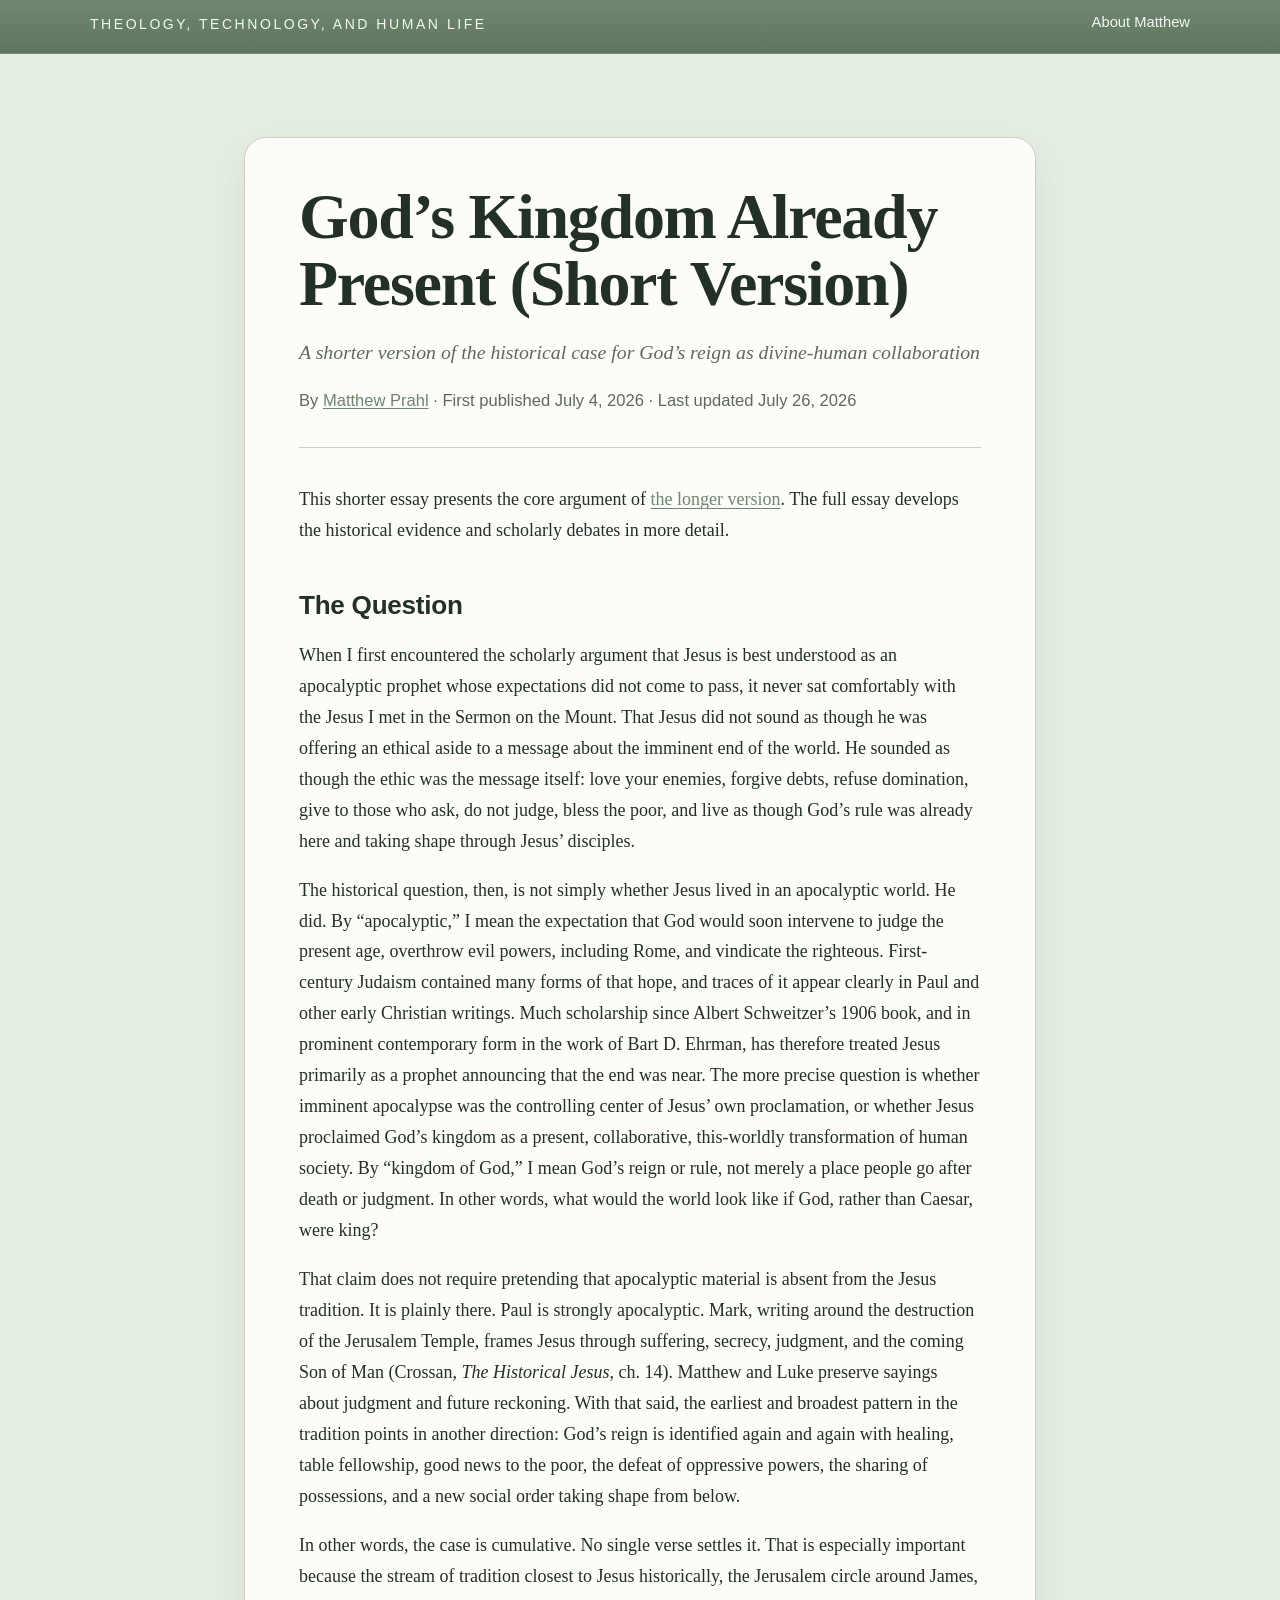
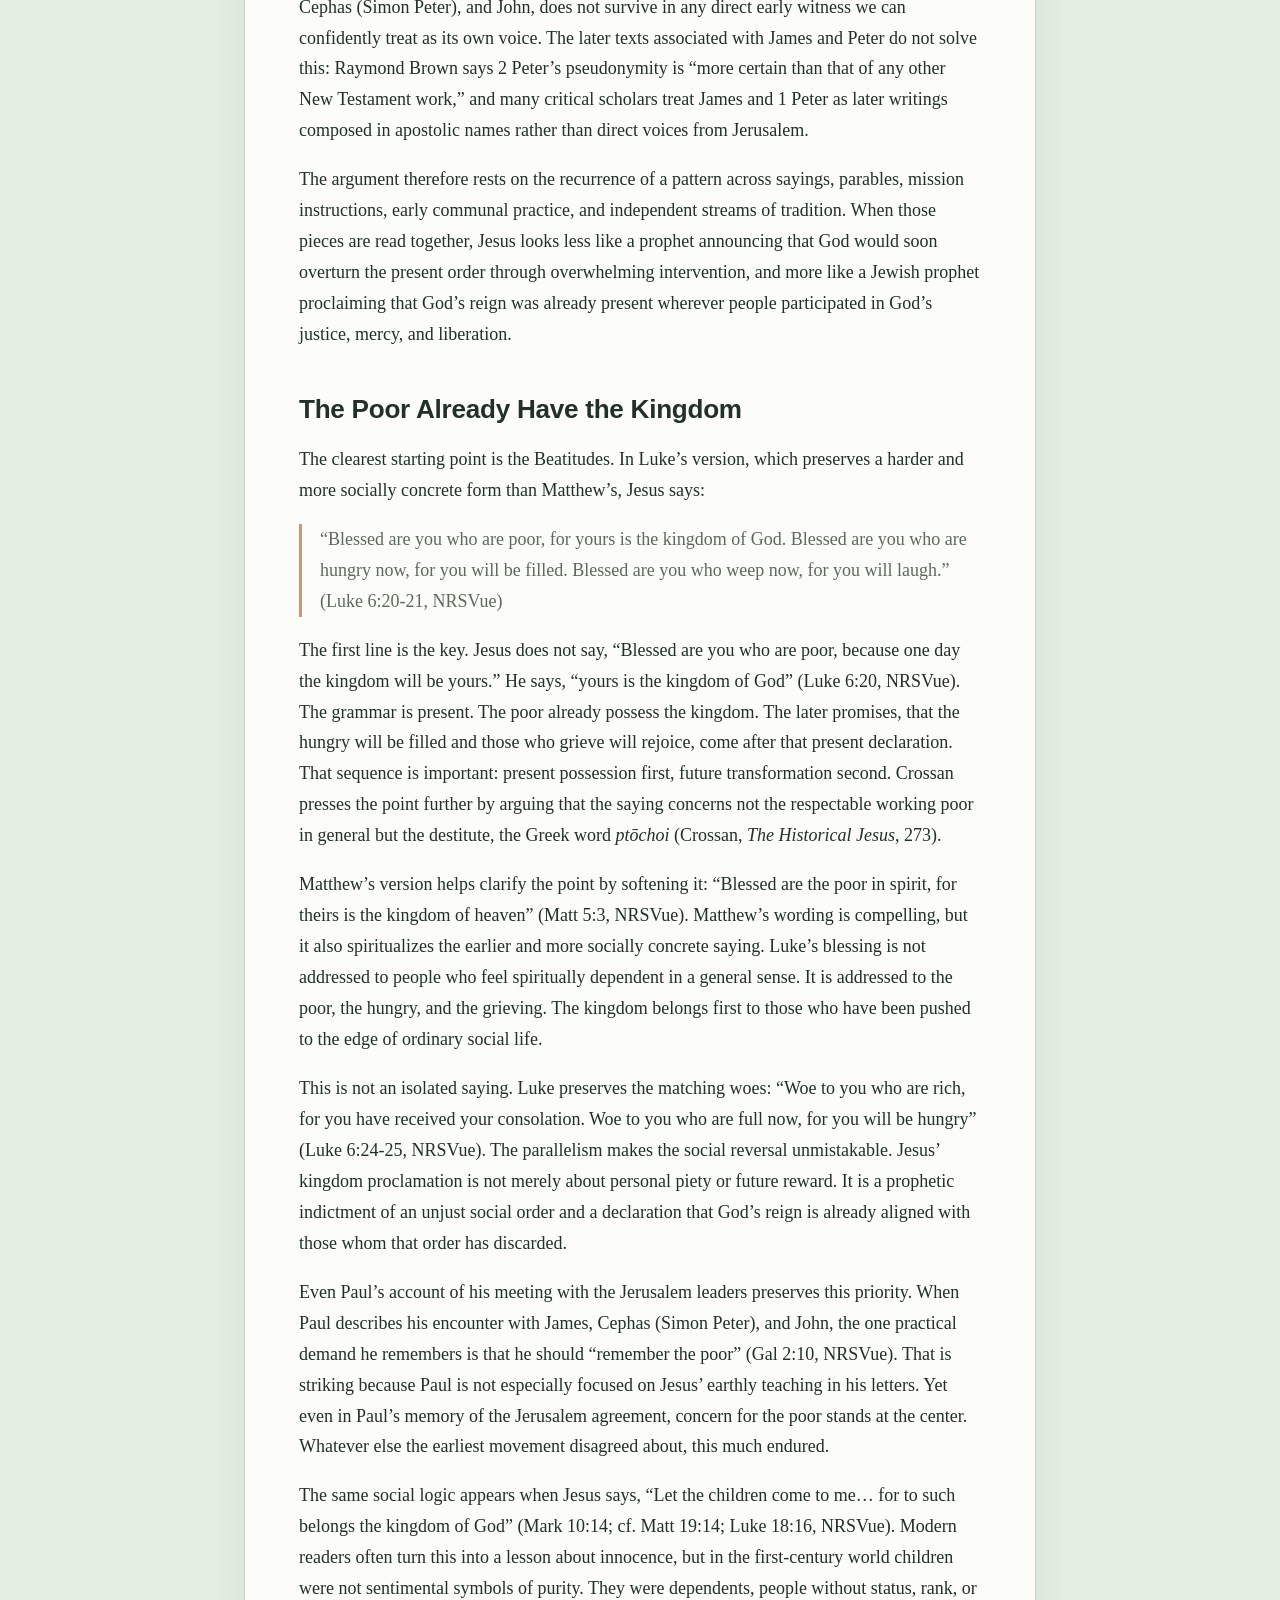
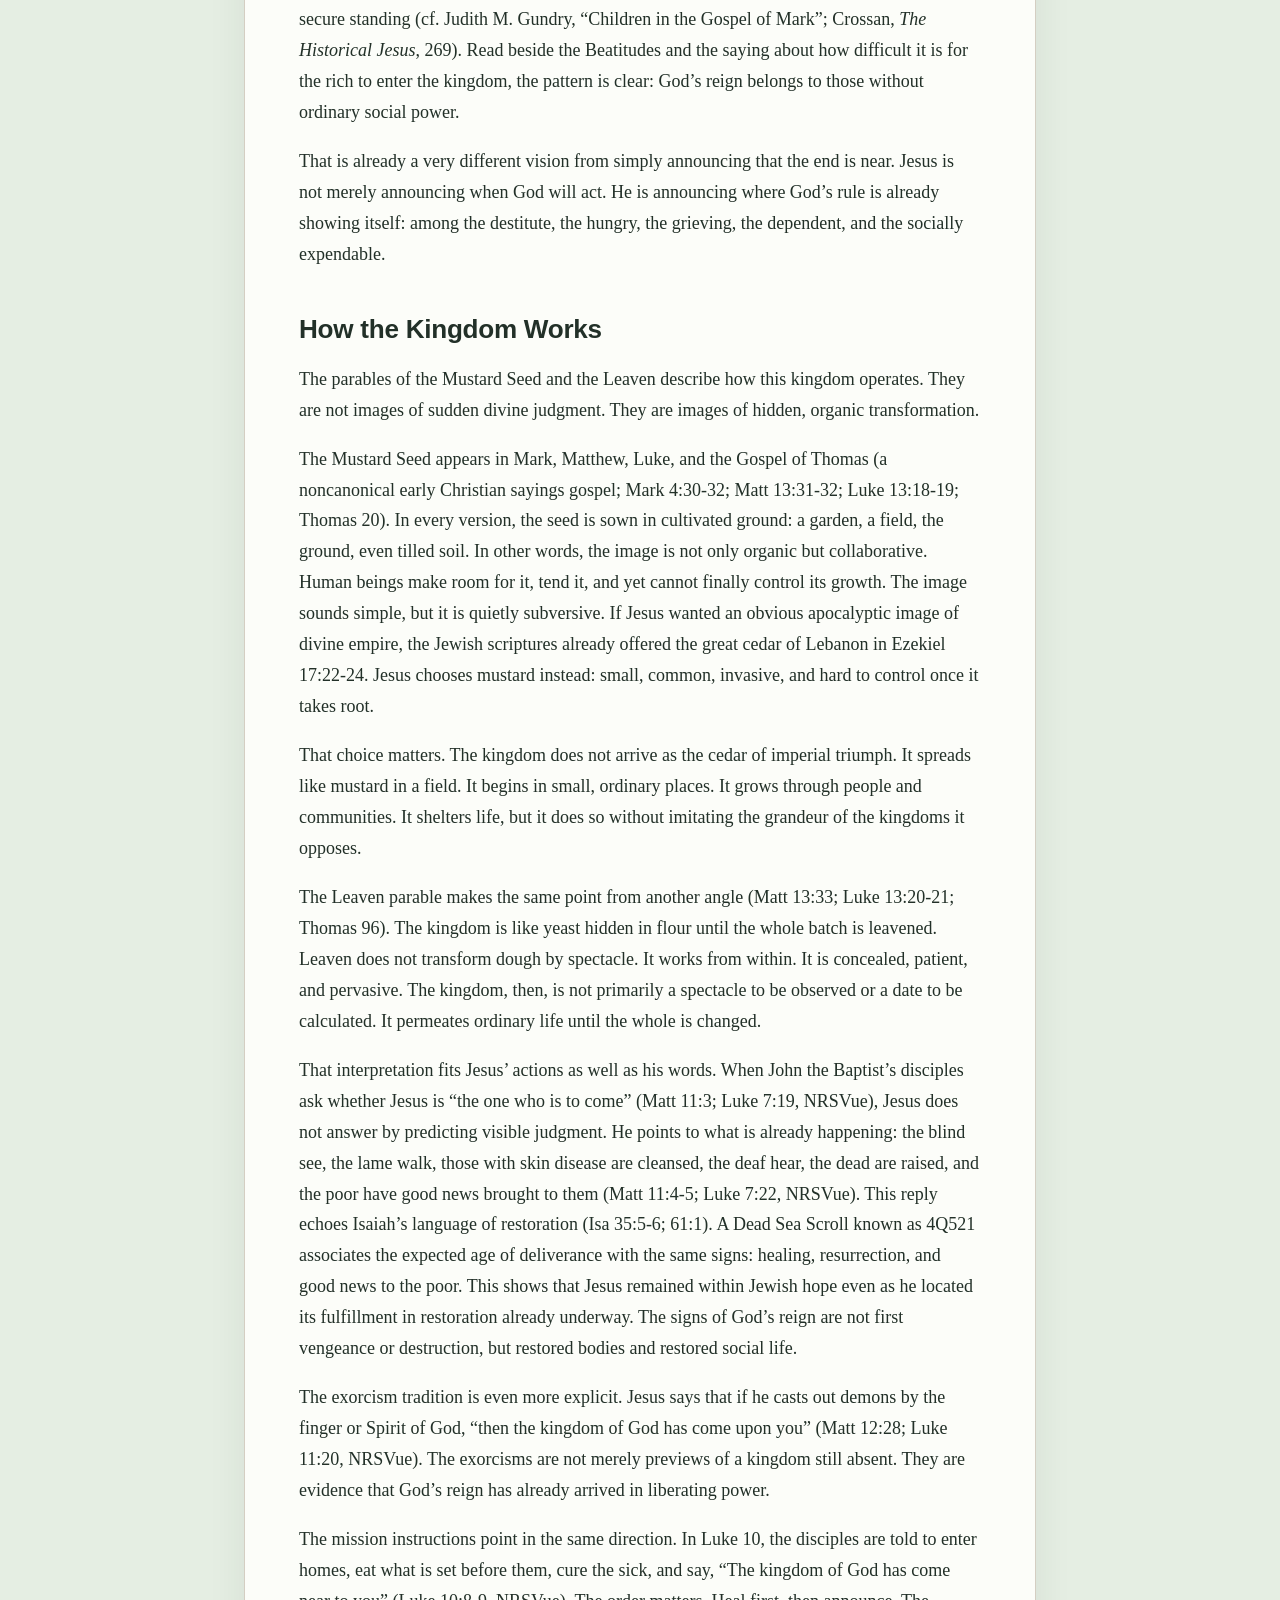
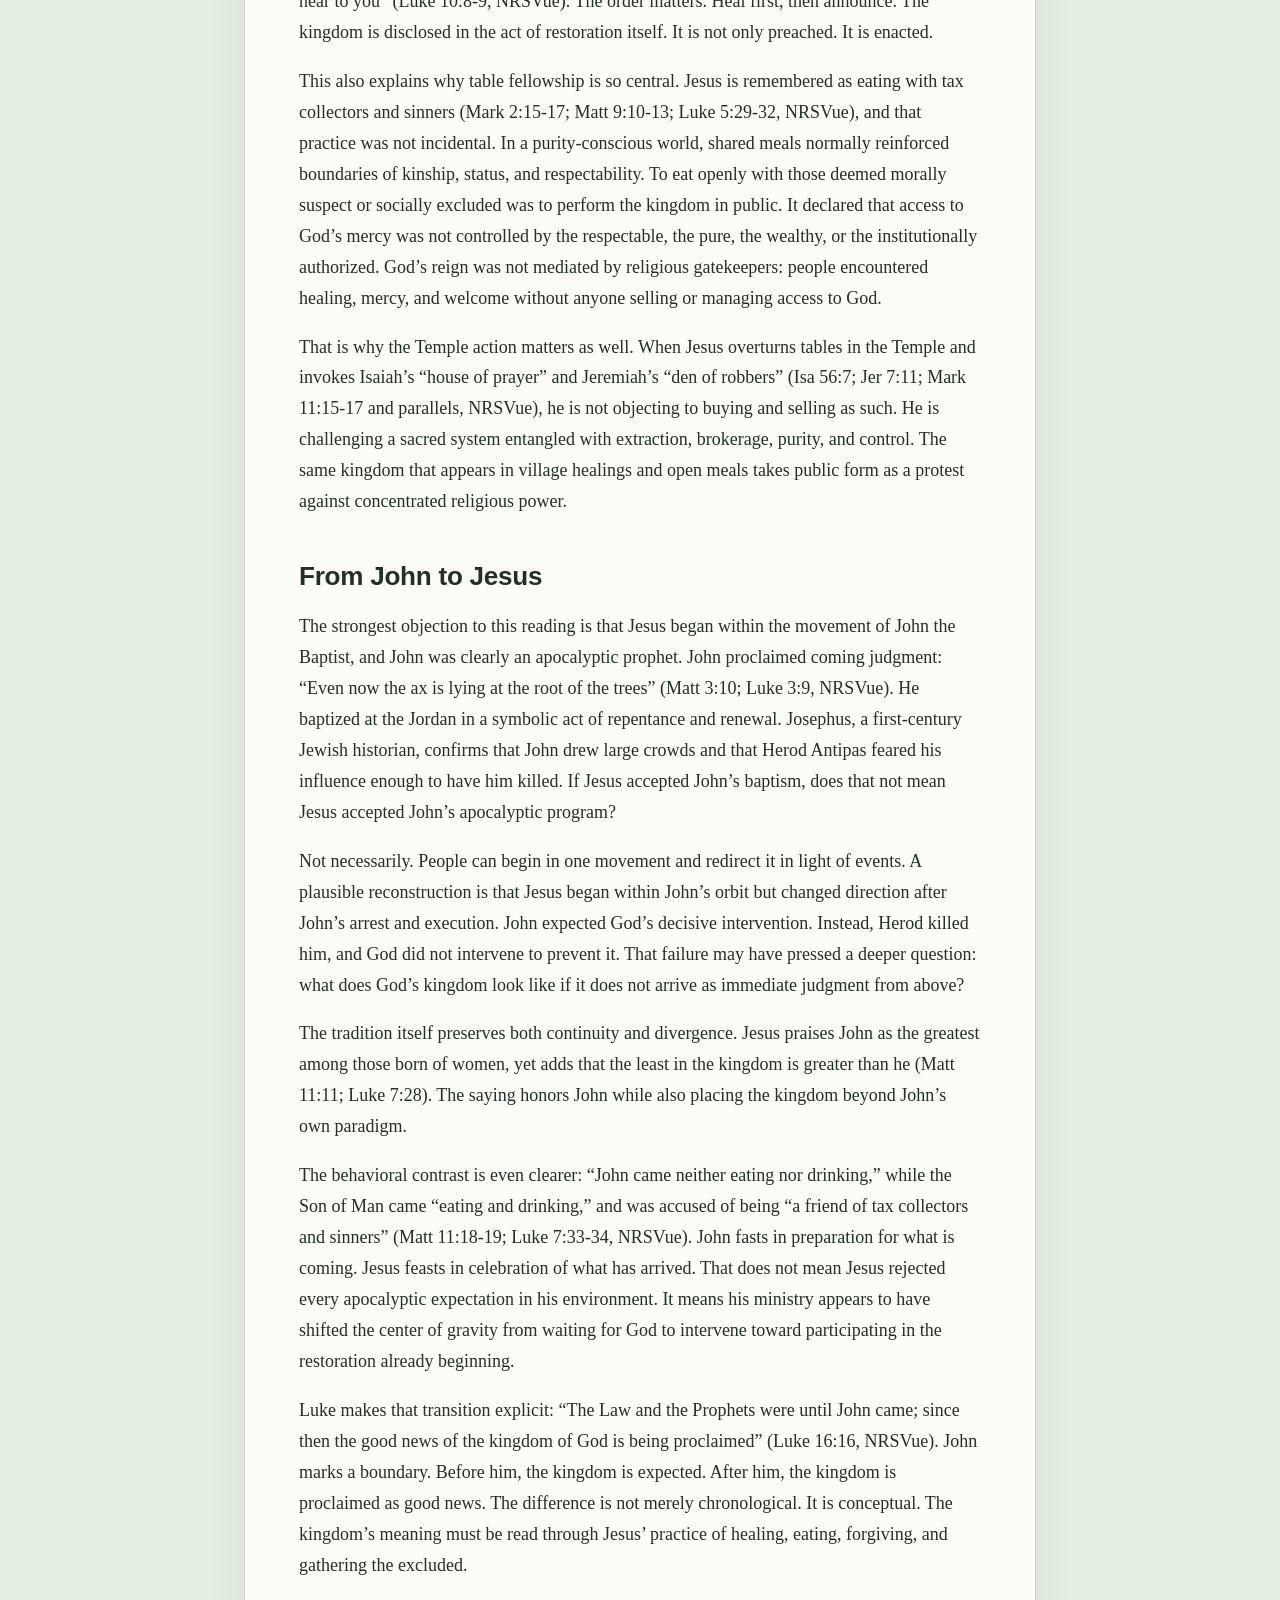
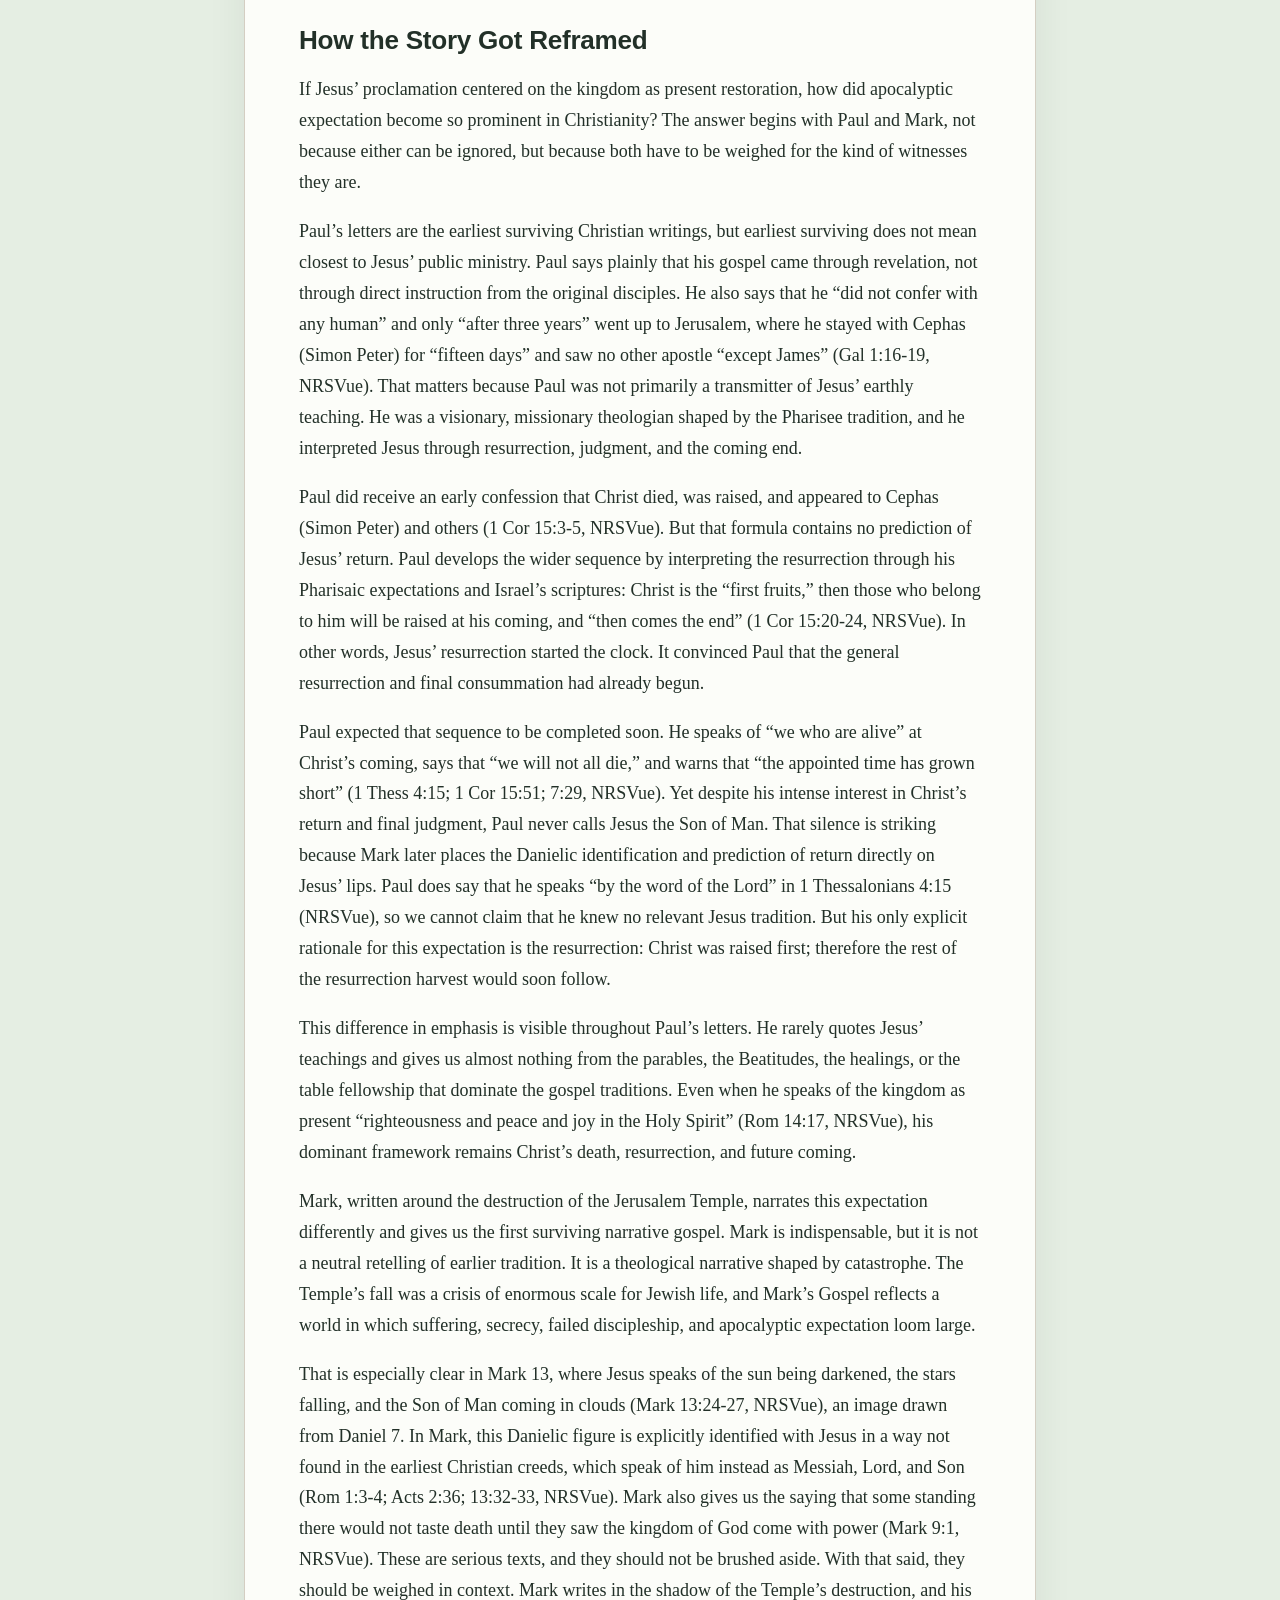
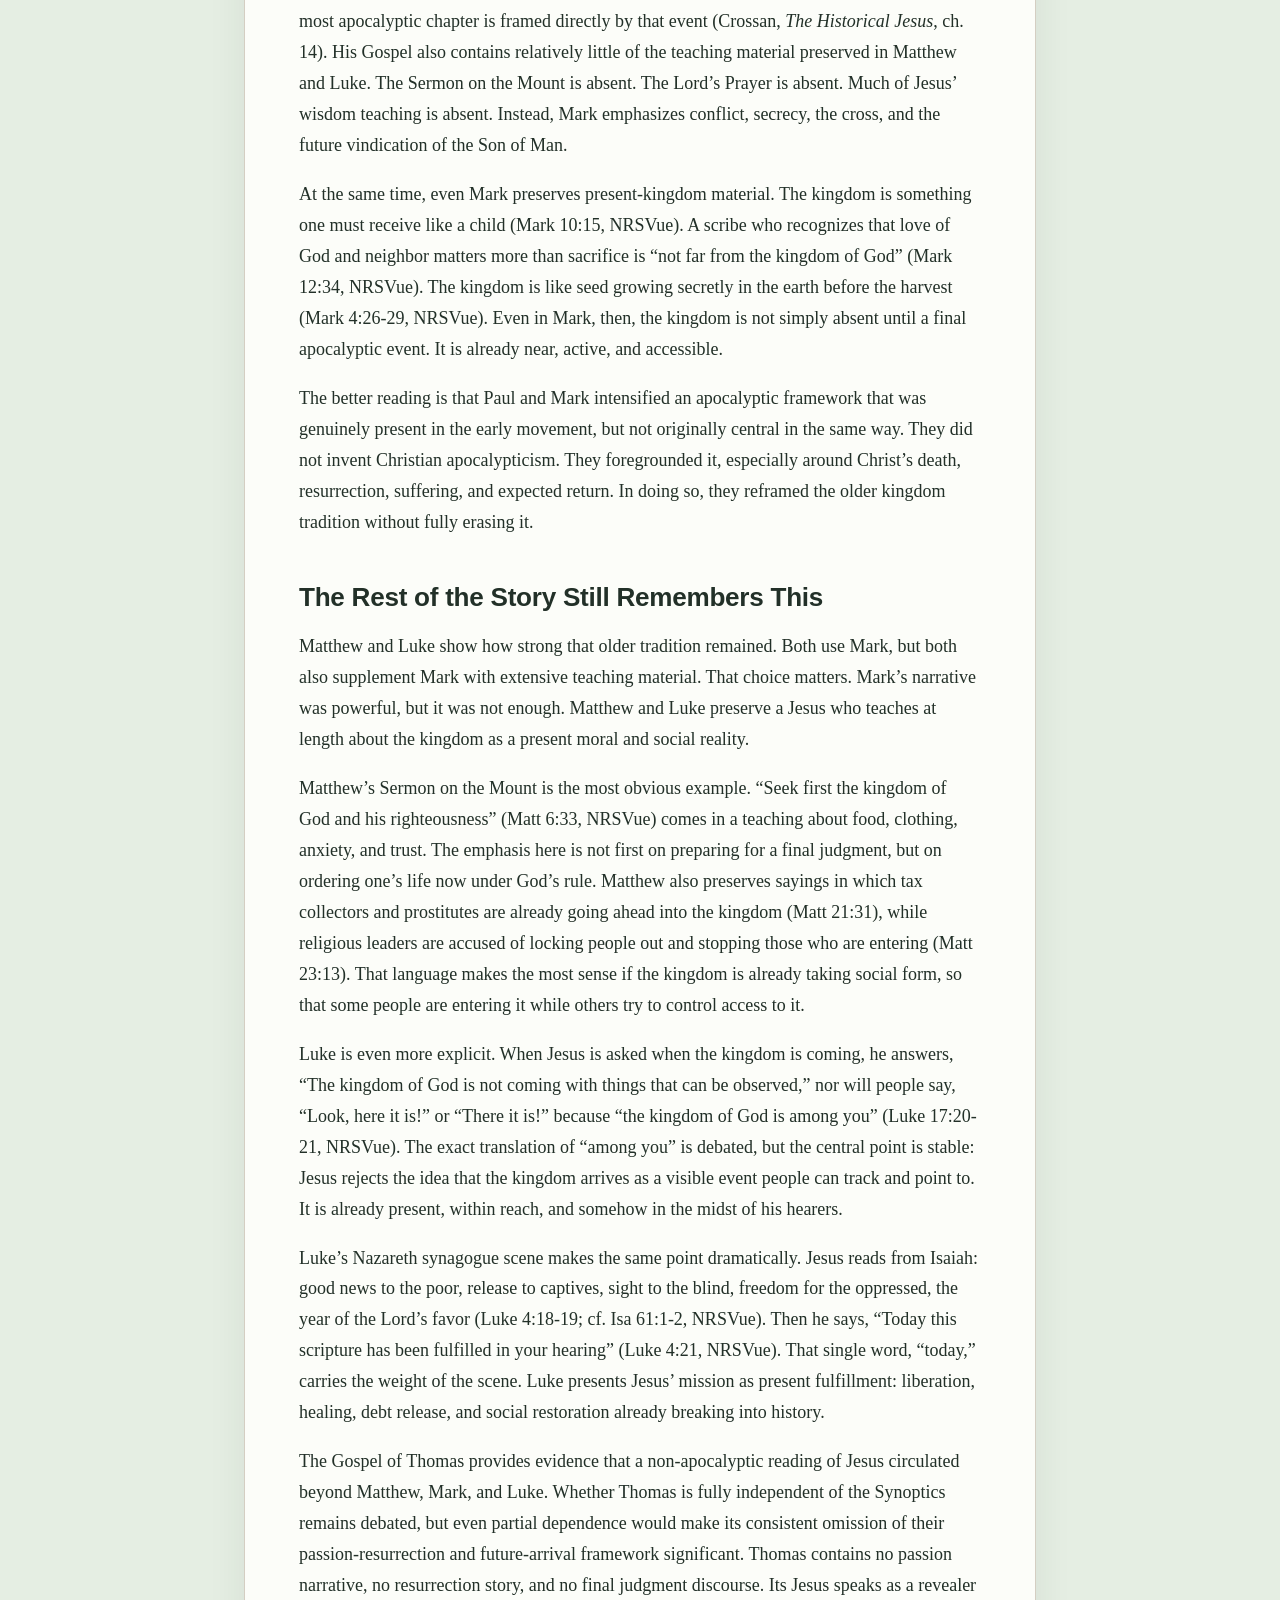
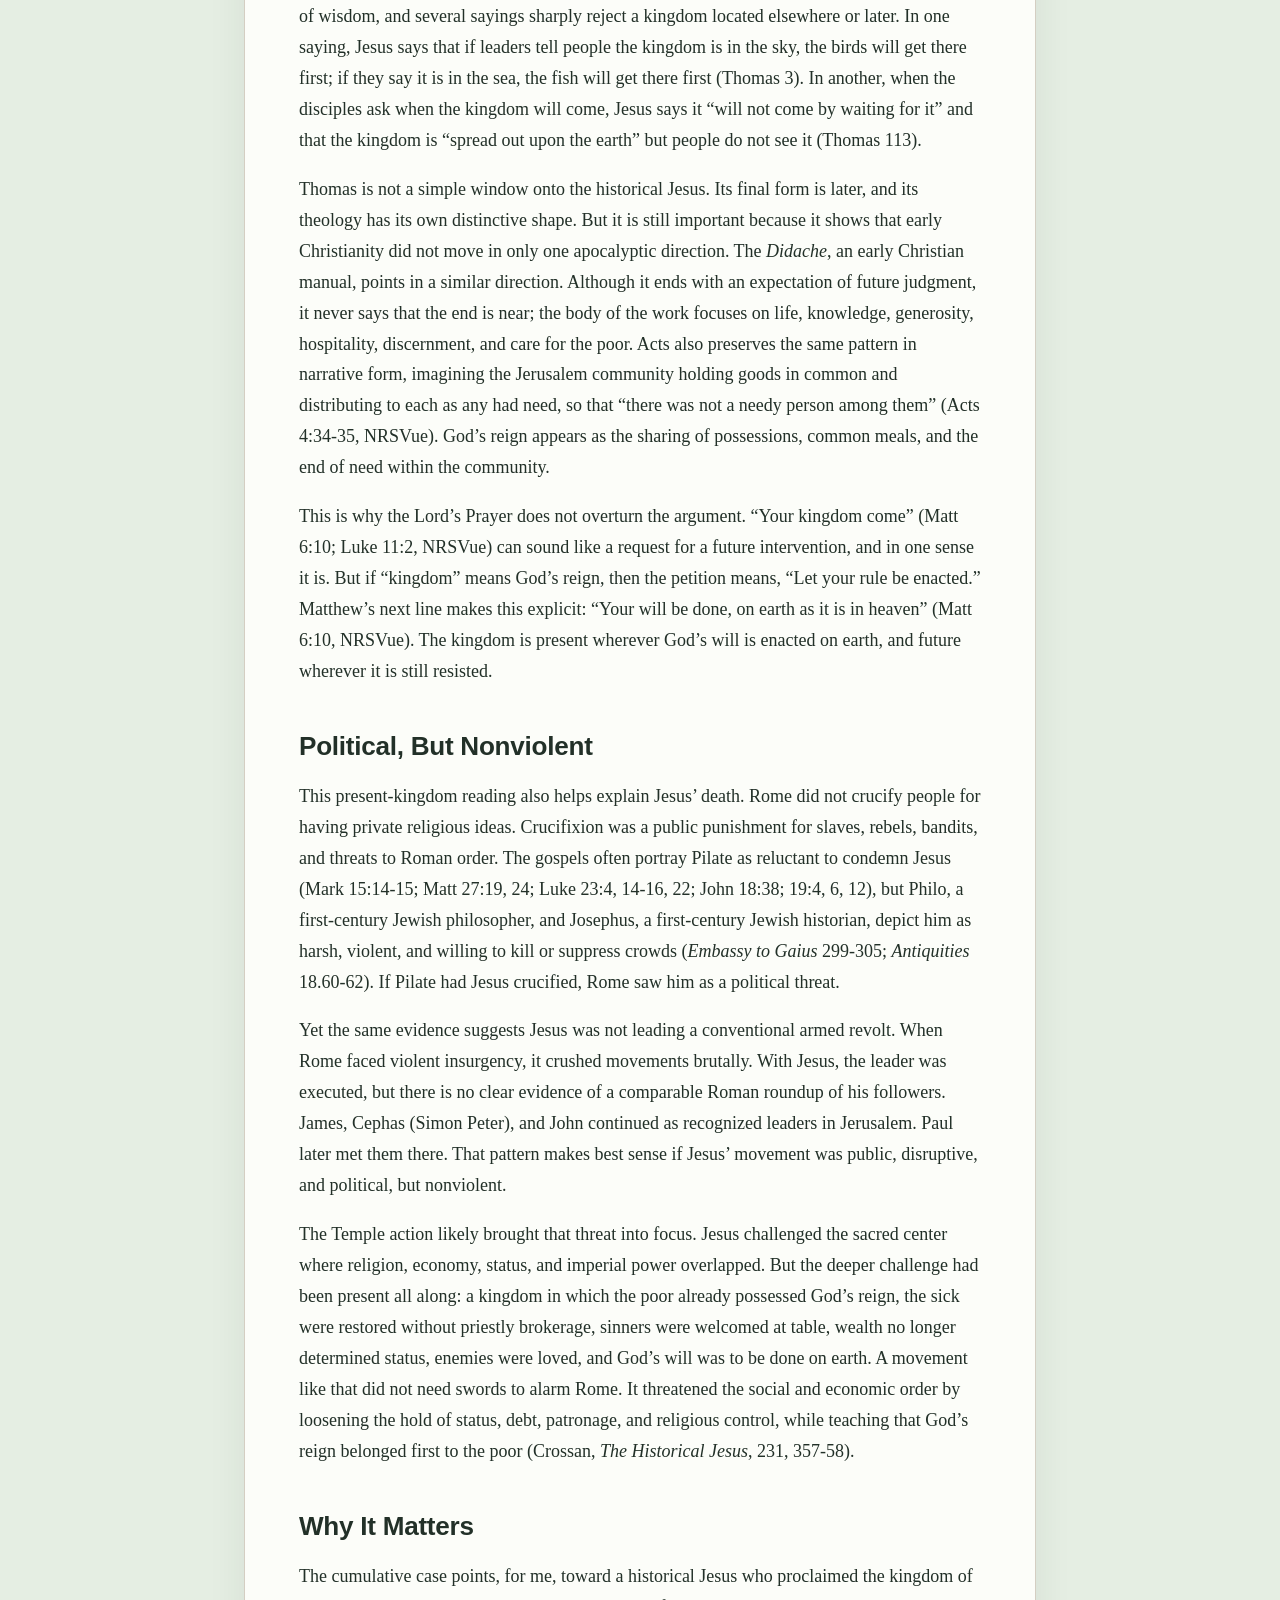
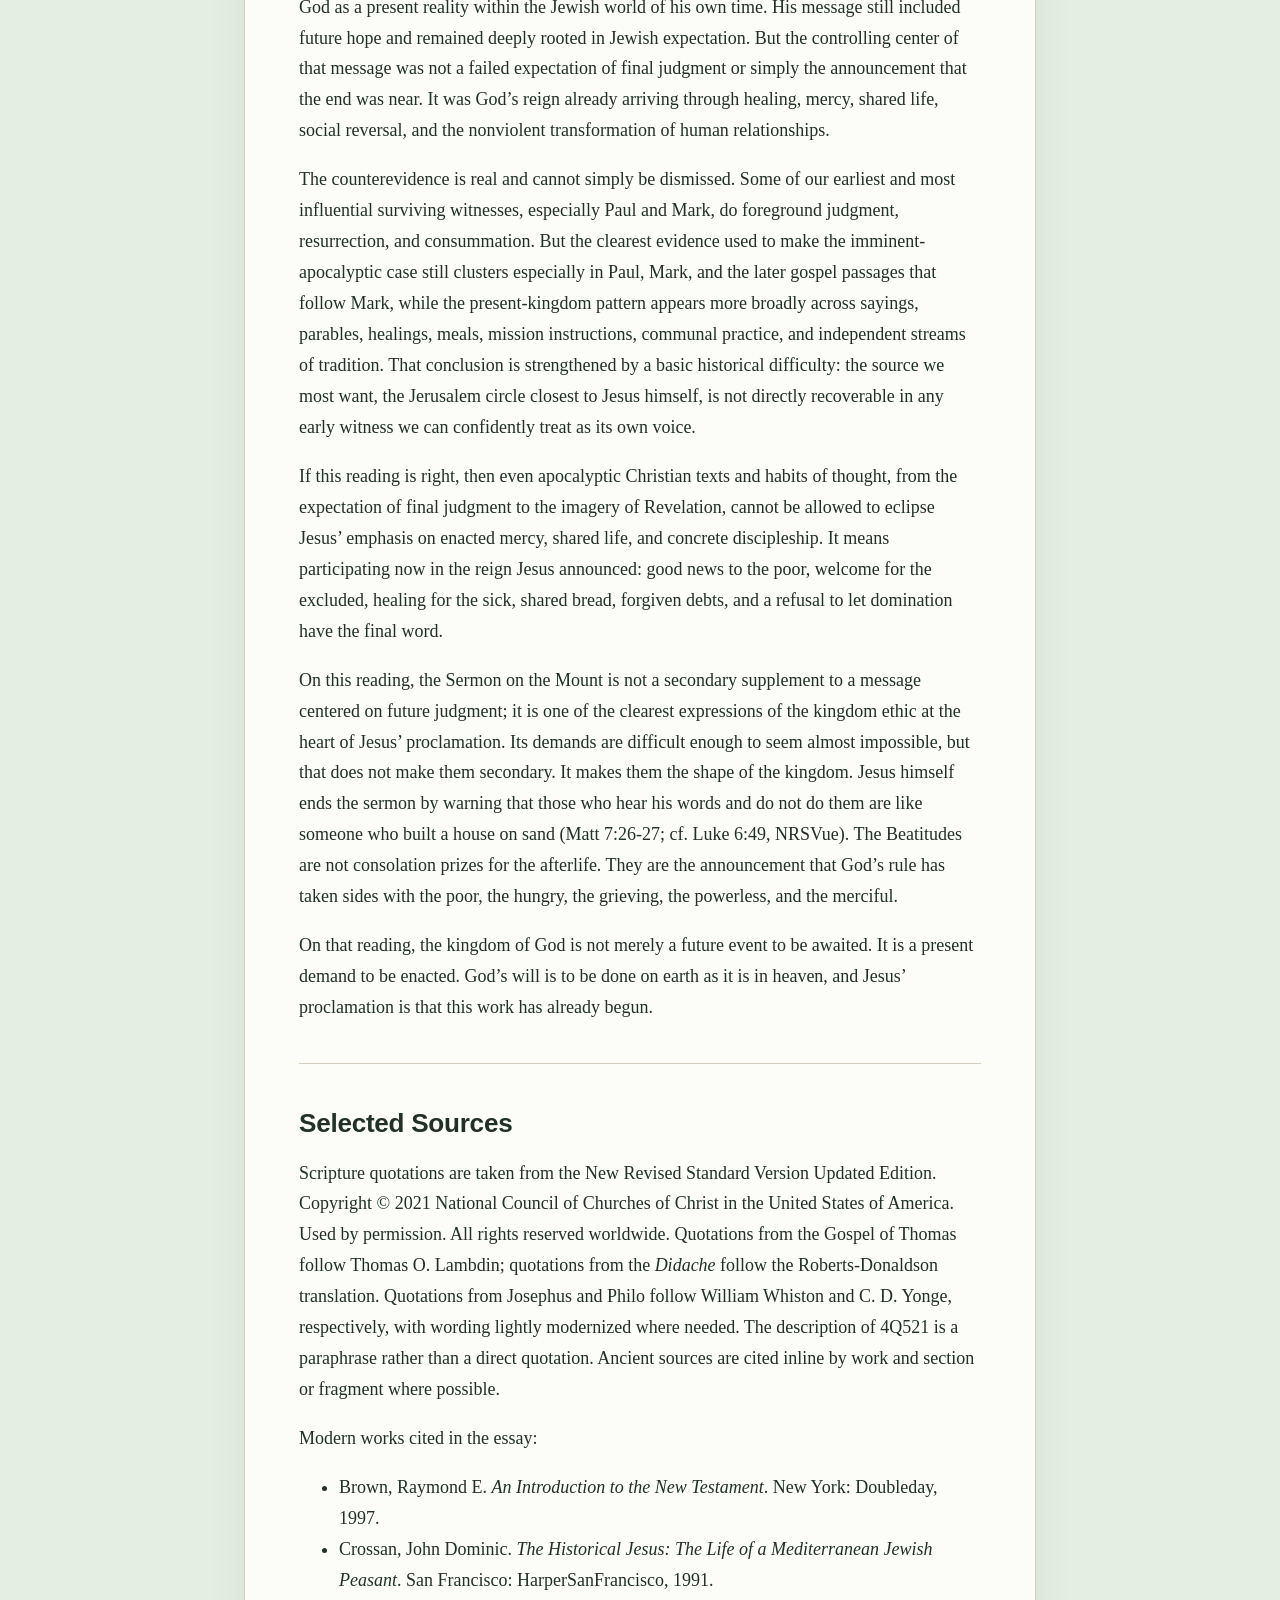
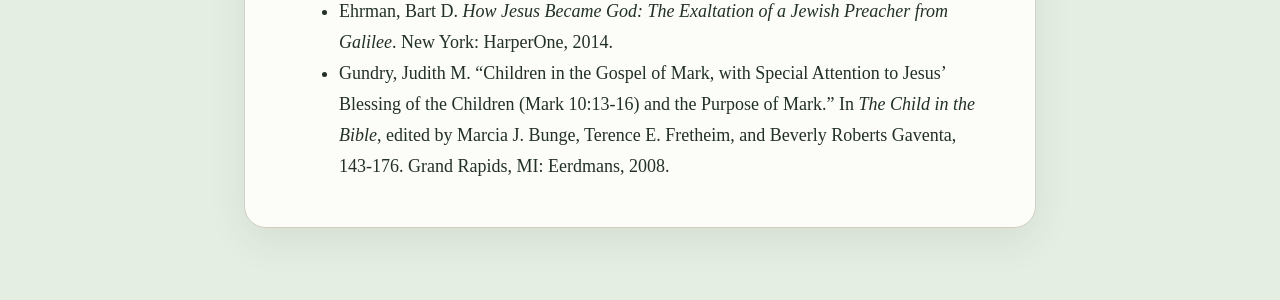
<file: docs/essays/kingdom-of-god-short-essay.html>
<!doctype html>
<html lang="en">
  <head>
    <meta charset="utf-8">
    <meta name="viewport" content="width=device-width, initial-scale=1">
    <title>God&#x27;s Kingdom Already Present (Short Version) | Matthew&#x27;s Musings</title>
    <meta name="description" content="A concise historical case that Jesus proclaimed God&#x27;s kingdom as a present transformation centered on healing, shared meals, social reversal, and justice.">
    <meta property="og:title" content="God&#x27;s Kingdom Already Present (Short Version)">
    <meta property="og:description" content="A concise historical case that Jesus proclaimed God&#x27;s kingdom as a present transformation centered on healing, shared meals, social reversal, and justice.">
    <meta property="og:url" content="https://essays.mprahl.com/essays/kingdom-of-god-short-essay.html">
    <meta property="og:type" content="article">
    <meta property="og:site_name" content="Matthew&#x27;s Musings">
    <meta property="og:image" content="https://essays.mprahl.com/assets/social-card.png">
    <meta property="og:image:secure_url" content="https://essays.mprahl.com/assets/social-card.png">
    <meta property="og:image:type" content="image/png">
    <meta property="og:image:width" content="1200">
    <meta property="og:image:height" content="630">
    <meta property="og:image:alt" content="Matthew&#x27;s Musings">
    <meta name="twitter:card" content="summary_large_image">
    <meta name="twitter:title" content="God&#x27;s Kingdom Already Present (Short Version)">
    <meta name="twitter:description" content="A concise historical case that Jesus proclaimed God&#x27;s kingdom as a present transformation centered on healing, shared meals, social reversal, and justice.">
    <meta name="twitter:image" content="https://essays.mprahl.com/assets/social-card.png">
    <meta name="twitter:image:alt" content="Matthew&#x27;s Musings">
    <meta property="article:published_time" content="2026-07-04">
    <meta property="article:modified_time" content="2026-07-26">
    <link rel="canonical" href="https://essays.mprahl.com/essays/kingdom-of-god-short-essay.html">
    <link rel="alternate" type="application/rss+xml" title="Matthew&#x27;s Musings" href="https://essays.mprahl.com/rss.xml">
    <link rel="stylesheet" href="../assets/site.css">
    <script type="application/ld+json">
  {
  "@context": "https://schema.org",
  "@type": "Article",
  "headline": "God's Kingdom Already Present (Short Version)",
  "description": "A concise historical case that Jesus proclaimed God's kingdom as a present transformation centered on healing, shared meals, social reversal, and justice.",
  "datePublished": "2026-07-04",
  "dateModified": "2026-07-26",
  "mainEntityOfPage": {
    "@type": "WebPage",
    "@id": "https://essays.mprahl.com/essays/kingdom-of-god-short-essay.html"
  },
  "url": "https://essays.mprahl.com/essays/kingdom-of-god-short-essay.html",
  "inLanguage": "en",
  "isPartOf": {
    "@type": "WebSite",
    "name": "Matthew's Musings",
    "url": "https://essays.mprahl.com/"
  },
  "alternativeHeadline": "A shorter version of the historical case for God's reign as divine-human collaboration",
  "author": {
    "@type": "Person",
    "name": "Matthew Prahl",
    "@id": "https://essays.mprahl.com/about.html#person",
    "url": "https://essays.mprahl.com/about.html"
  }
}
    </script>
  </head>
  <body>
    <header class="site-header">
      <div class="site-masthead">
        <div class="site-shell">
          <div class="eyebrow"><a class="eyebrow-link" href="/">Theology, Technology, and Human Life</a></div>
          <a class="masthead-about" href="/about.html">About Matthew</a>
        </div>
      </div>
    </header>
    <main class="site-shell essay-page">
      <article class="essay-card">
        <header class="essay-header">
          <h1>God&rsquo;s Kingdom Already Present (Short Version)</h1>
          <p class="essay-subtitle">A shorter version of the historical case for God&rsquo;s reign as divine-human collaboration</p>
          <div class="essay-meta">By <a href="/about.html">Matthew Prahl</a> &middot; First published <time datetime="2026-07-04">July 4, 2026</time> &middot; Last updated <time datetime="2026-07-26">July 26, 2026</time></div>
        </header>
        <div class="essay-body">
          <p>This shorter essay presents the core argument of <a href="kingdom-of-god-essay.html">the longer version</a>. The full essay develops the historical evidence and scholarly debates in more detail.</p>
<h2 id="the-question">The Question</h2>
<p>When I first encountered the scholarly argument that Jesus is best understood as an apocalyptic prophet whose expectations did not come to pass, it never sat comfortably with the Jesus I met in the Sermon on the Mount. That Jesus did not sound as though he was offering an ethical aside to a message about the imminent end of the world. He sounded as though the ethic was the message itself: love your enemies, forgive debts, refuse domination, give to those who ask, do not judge, bless the poor, and live as though God&rsquo;s rule was already here and taking shape through Jesus&rsquo; disciples.</p>
<p>The historical question, then, is not simply whether Jesus lived in an apocalyptic world. He did. By &ldquo;apocalyptic,&rdquo; I mean the expectation that God would soon intervene to judge the present age, overthrow evil powers, including Rome, and vindicate the righteous. First-century Judaism contained many forms of that hope, and traces of it appear clearly in Paul and other early Christian writings. Much scholarship since Albert Schweitzer&rsquo;s 1906 book, and in prominent contemporary form in the work of Bart D. Ehrman, has therefore treated Jesus primarily as a prophet announcing that the end was near. The more precise question is whether imminent apocalypse was the controlling center of Jesus&rsquo; own proclamation, or whether Jesus proclaimed God&rsquo;s kingdom as a present, collaborative, this-worldly transformation of human society. By &ldquo;kingdom of God,&rdquo; I mean God&rsquo;s reign or rule, not merely a place people go after death or judgment. In other words, what would the world look like if God, rather than Caesar, were king?</p>
<p>That claim does not require pretending that apocalyptic material is absent from the Jesus tradition. It is plainly there. Paul is strongly apocalyptic. Mark, writing around the destruction of the Jerusalem Temple, frames Jesus through suffering, secrecy, judgment, and the coming Son of Man (Crossan, <em>The Historical Jesus</em>, ch. 14). Matthew and Luke preserve sayings about judgment and future reckoning. With that said, the earliest and broadest pattern in the tradition points in another direction: God&rsquo;s reign is identified again and again with healing, table fellowship, good news to the poor, the defeat of oppressive powers, the sharing of possessions, and a new social order taking shape from below.</p>
<p>In other words, the case is cumulative. No single verse settles it. That is especially important because the stream of tradition closest to Jesus historically, the Jerusalem circle around James, Cephas (Simon Peter), and John, does not survive in any direct early witness we can confidently treat as its own voice. The later texts associated with James and Peter do not solve this: Raymond Brown says 2 Peter&rsquo;s pseudonymity is &ldquo;more certain than that of any other New Testament work,&rdquo; and many critical scholars treat James and 1 Peter as later writings composed in apostolic names rather than direct voices from Jerusalem.</p>
<p>The argument therefore rests on the recurrence of a pattern across sayings, parables, mission instructions, early communal practice, and independent streams of tradition. When those pieces are read together, Jesus looks less like a prophet announcing that God would soon overturn the present order through overwhelming intervention, and more like a Jewish prophet proclaiming that God&rsquo;s reign was already present wherever people participated in God&rsquo;s justice, mercy, and liberation.</p>
<h2 id="the-poor-already-have-the-kingdom">The Poor Already Have the Kingdom</h2>
<p>The clearest starting point is the Beatitudes. In Luke&rsquo;s version, which preserves a harder and more socially concrete form than Matthew&rsquo;s, Jesus says:</p>
<blockquote>
<p>&ldquo;Blessed are you who are poor, for yours is the kingdom of God. Blessed are you who are hungry now, for you will be filled. Blessed are you who weep now, for you will laugh.&rdquo; (Luke 6:20-21, NRSVue)</p>
</blockquote>
<p>The first line is the key. Jesus does not say, &ldquo;Blessed are you who are poor, because one day the kingdom will be yours.&rdquo; He says, &ldquo;yours is the kingdom of God&rdquo; (Luke 6:20, NRSVue). The grammar is present. The poor already possess the kingdom. The later promises, that the hungry will be filled and those who grieve will rejoice, come after that present declaration. That sequence is important: present possession first, future transformation second. Crossan presses the point further by arguing that the saying concerns not the respectable working poor in general but the destitute, the Greek word <em>ptōchoi</em> (Crossan, <em>The Historical Jesus</em>, 273).</p>
<p>Matthew&rsquo;s version helps clarify the point by softening it: &ldquo;Blessed are the poor in spirit, for theirs is the kingdom of heaven&rdquo; (Matt 5:3, NRSVue). Matthew&rsquo;s wording is compelling, but it also spiritualizes the earlier and more socially concrete saying. Luke&rsquo;s blessing is not addressed to people who feel spiritually dependent in a general sense. It is addressed to the poor, the hungry, and the grieving. The kingdom belongs first to those who have been pushed to the edge of ordinary social life.</p>
<p>This is not an isolated saying. Luke preserves the matching woes: &ldquo;Woe to you who are rich, for you have received your consolation. Woe to you who are full now, for you will be hungry&rdquo; (Luke 6:24-25, NRSVue). The parallelism makes the social reversal unmistakable. Jesus&rsquo; kingdom proclamation is not merely about personal piety or future reward. It is a prophetic indictment of an unjust social order and a declaration that God&rsquo;s reign is already aligned with those whom that order has discarded.</p>
<p>Even Paul&rsquo;s account of his meeting with the Jerusalem leaders preserves this priority. When Paul describes his encounter with James, Cephas (Simon Peter), and John, the one practical demand he remembers is that he should &ldquo;remember the poor&rdquo; (Gal 2:10, NRSVue). That is striking because Paul is not especially focused on Jesus&rsquo; earthly teaching in his letters. Yet even in Paul&rsquo;s memory of the Jerusalem agreement, concern for the poor stands at the center. Whatever else the earliest movement disagreed about, this much endured.</p>
<p>The same social logic appears when Jesus says, &ldquo;Let the children come to me&hellip; for to such belongs the kingdom of God&rdquo; (Mark 10:14; cf. Matt 19:14; Luke 18:16, NRSVue). Modern readers often turn this into a lesson about innocence, but in the first-century world children were not sentimental symbols of purity. They were dependents, people without status, rank, or secure standing (cf. Judith M. Gundry, &ldquo;Children in the Gospel of Mark&rdquo;; Crossan, <em>The Historical Jesus</em>, 269). Read beside the Beatitudes and the saying about how difficult it is for the rich to enter the kingdom, the pattern is clear: God&rsquo;s reign belongs to those without ordinary social power.</p>
<p>That is already a very different vision from simply announcing that the end is near. Jesus is not merely announcing when God will act. He is announcing where God&rsquo;s rule is already showing itself: among the destitute, the hungry, the grieving, the dependent, and the socially expendable.</p>
<h2 id="how-the-kingdom-works">How the Kingdom Works</h2>
<p>The parables of the Mustard Seed and the Leaven describe how this kingdom operates. They are not images of sudden divine judgment. They are images of hidden, organic transformation.</p>
<p>The Mustard Seed appears in Mark, Matthew, Luke, and the Gospel of Thomas (a noncanonical early Christian sayings gospel; Mark 4:30-32; Matt 13:31-32; Luke 13:18-19; Thomas 20). In every version, the seed is sown in cultivated ground: a garden, a field, the ground, even tilled soil. In other words, the image is not only organic but collaborative. Human beings make room for it, tend it, and yet cannot finally control its growth. The image sounds simple, but it is quietly subversive. If Jesus wanted an obvious apocalyptic image of divine empire, the Jewish scriptures already offered the great cedar of Lebanon in Ezekiel 17:22-24. Jesus chooses mustard instead: small, common, invasive, and hard to control once it takes root.</p>
<p>That choice matters. The kingdom does not arrive as the cedar of imperial triumph. It spreads like mustard in a field. It begins in small, ordinary places. It grows through people and communities. It shelters life, but it does so without imitating the grandeur of the kingdoms it opposes.</p>
<p>The Leaven parable makes the same point from another angle (Matt 13:33; Luke 13:20-21; Thomas 96). The kingdom is like yeast hidden in flour until the whole batch is leavened. Leaven does not transform dough by spectacle. It works from within. It is concealed, patient, and pervasive. The kingdom, then, is not primarily a spectacle to be observed or a date to be calculated. It permeates ordinary life until the whole is changed.</p>
<p>That interpretation fits Jesus&rsquo; actions as well as his words. When John the Baptist&rsquo;s disciples ask whether Jesus is &ldquo;the one who is to come&rdquo; (Matt 11:3; Luke 7:19, NRSVue), Jesus does not answer by predicting visible judgment. He points to what is already happening: the blind see, the lame walk, those with skin disease are cleansed, the deaf hear, the dead are raised, and the poor have good news brought to them (Matt 11:4-5; Luke 7:22, NRSVue). This reply echoes Isaiah&rsquo;s language of restoration (Isa 35:5-6; 61:1). A Dead Sea Scroll known as 4Q521 associates the expected age of deliverance with the same signs: healing, resurrection, and good news to the poor. This shows that Jesus remained within Jewish hope even as he located its fulfillment in restoration already underway. The signs of God&rsquo;s reign are not first vengeance or destruction, but restored bodies and restored social life.</p>
<p>The exorcism tradition is even more explicit. Jesus says that if he casts out demons by the finger or Spirit of God, &ldquo;then the kingdom of God has come upon you&rdquo; (Matt 12:28; Luke 11:20, NRSVue). The exorcisms are not merely previews of a kingdom still absent. They are evidence that God&rsquo;s reign has already arrived in liberating power.</p>
<p>The mission instructions point in the same direction. In Luke 10, the disciples are told to enter homes, eat what is set before them, cure the sick, and say, &ldquo;The kingdom of God has come near to you&rdquo; (Luke 10:8-9, NRSVue). The order matters. Heal first, then announce. The kingdom is disclosed in the act of restoration itself. It is not only preached. It is enacted.</p>
<p>This also explains why table fellowship is so central. Jesus is remembered as eating with tax collectors and sinners (Mark 2:15-17; Matt 9:10-13; Luke 5:29-32, NRSVue), and that practice was not incidental. In a purity-conscious world, shared meals normally reinforced boundaries of kinship, status, and respectability. To eat openly with those deemed morally suspect or socially excluded was to perform the kingdom in public. It declared that access to God&rsquo;s mercy was not controlled by the respectable, the pure, the wealthy, or the institutionally authorized. God&rsquo;s reign was not mediated by religious gatekeepers: people encountered healing, mercy, and welcome without anyone selling or managing access to God.</p>
<p>That is why the Temple action matters as well. When Jesus overturns tables in the Temple and invokes Isaiah&rsquo;s &ldquo;house of prayer&rdquo; and Jeremiah&rsquo;s &ldquo;den of robbers&rdquo; (Isa 56:7; Jer 7:11; Mark 11:15-17 and parallels, NRSVue), he is not objecting to buying and selling as such. He is challenging a sacred system entangled with extraction, brokerage, purity, and control. The same kingdom that appears in village healings and open meals takes public form as a protest against concentrated religious power.</p>
<h2 id="from-john-to-jesus">From John to Jesus</h2>
<p>The strongest objection to this reading is that Jesus began within the movement of John the Baptist, and John was clearly an apocalyptic prophet. John proclaimed coming judgment: &ldquo;Even now the ax is lying at the root of the trees&rdquo; (Matt 3:10; Luke 3:9, NRSVue). He baptized at the Jordan in a symbolic act of repentance and renewal. Josephus, a first-century Jewish historian, confirms that John drew large crowds and that Herod Antipas feared his influence enough to have him killed. If Jesus accepted John&rsquo;s baptism, does that not mean Jesus accepted John&rsquo;s apocalyptic program?</p>
<p>Not necessarily. People can begin in one movement and redirect it in light of events. A plausible reconstruction is that Jesus began within John&rsquo;s orbit but changed direction after John&rsquo;s arrest and execution. John expected God&rsquo;s decisive intervention. Instead, Herod killed him, and God did not intervene to prevent it. That failure may have pressed a deeper question: what does God&rsquo;s kingdom look like if it does not arrive as immediate judgment from above?</p>
<p>The tradition itself preserves both continuity and divergence. Jesus praises John as the greatest among those born of women, yet adds that the least in the kingdom is greater than he (Matt 11:11; Luke 7:28). The saying honors John while also placing the kingdom beyond John&rsquo;s own paradigm.</p>
<p>The behavioral contrast is even clearer: &ldquo;John came neither eating nor drinking,&rdquo; while the Son of Man came &ldquo;eating and drinking,&rdquo; and was accused of being &ldquo;a friend of tax collectors and sinners&rdquo; (Matt 11:18-19; Luke 7:33-34, NRSVue). John fasts in preparation for what is coming. Jesus feasts in celebration of what has arrived. That does not mean Jesus rejected every apocalyptic expectation in his environment. It means his ministry appears to have shifted the center of gravity from waiting for God to intervene toward participating in the restoration already beginning.</p>
<p>Luke makes that transition explicit: &ldquo;The Law and the Prophets were until John came; since then the good news of the kingdom of God is being proclaimed&rdquo; (Luke 16:16, NRSVue). John marks a boundary. Before him, the kingdom is expected. After him, the kingdom is proclaimed as good news. The difference is not merely chronological. It is conceptual. The kingdom&rsquo;s meaning must be read through Jesus&rsquo; practice of healing, eating, forgiving, and gathering the excluded.</p>
<h2 id="how-the-story-got-reframed">How the Story Got Reframed</h2>
<p>If Jesus&rsquo; proclamation centered on the kingdom as present restoration, how did apocalyptic expectation become so prominent in Christianity? The answer begins with Paul and Mark, not because either can be ignored, but because both have to be weighed for the kind of witnesses they are.</p>
<p>Paul&rsquo;s letters are the earliest surviving Christian writings, but earliest surviving does not mean closest to Jesus&rsquo; public ministry. Paul says plainly that his gospel came through revelation, not through direct instruction from the original disciples. He also says that he &ldquo;did not confer with any human&rdquo; and only &ldquo;after three years&rdquo; went up to Jerusalem, where he stayed with Cephas (Simon Peter) for &ldquo;fifteen days&rdquo; and saw no other apostle &ldquo;except James&rdquo; (Gal 1:16-19, NRSVue). That matters because Paul was not primarily a transmitter of Jesus&rsquo; earthly teaching. He was a visionary, missionary theologian shaped by the Pharisee tradition, and he interpreted Jesus through resurrection, judgment, and the coming end.</p>
<p>Paul did receive an early confession that Christ died, was raised, and appeared to Cephas (Simon Peter) and others (1 Cor 15:3-5, NRSVue). But that formula contains no prediction of Jesus&rsquo; return. Paul develops the wider sequence by interpreting the resurrection through his Pharisaic expectations and Israel&rsquo;s scriptures: Christ is the &ldquo;first fruits,&rdquo; then those who belong to him will be raised at his coming, and &ldquo;then comes the end&rdquo; (1 Cor 15:20-24, NRSVue). In other words, Jesus&rsquo; resurrection started the clock. It convinced Paul that the general resurrection and final consummation had already begun.</p>
<p>Paul expected that sequence to be completed soon. He speaks of &ldquo;we who are alive&rdquo; at Christ&rsquo;s coming, says that &ldquo;we will not all die,&rdquo; and warns that &ldquo;the appointed time has grown short&rdquo; (1 Thess 4:15; 1 Cor 15:51; 7:29, NRSVue). Yet despite his intense interest in Christ&rsquo;s return and final judgment, Paul never calls Jesus the Son of Man. That silence is striking because Mark later places the Danielic identification and prediction of return directly on Jesus&rsquo; lips. Paul does say that he speaks &ldquo;by the word of the Lord&rdquo; in 1 Thessalonians 4:15 (NRSVue), so we cannot claim that he knew no relevant Jesus tradition. But his only explicit rationale for this expectation is the resurrection: Christ was raised first; therefore the rest of the resurrection harvest would soon follow.</p>
<p>This difference in emphasis is visible throughout Paul&rsquo;s letters. He rarely quotes Jesus&rsquo; teachings and gives us almost nothing from the parables, the Beatitudes, the healings, or the table fellowship that dominate the gospel traditions. Even when he speaks of the kingdom as present &ldquo;righteousness and peace and joy in the Holy Spirit&rdquo; (Rom 14:17, NRSVue), his dominant framework remains Christ&rsquo;s death, resurrection, and future coming.</p>
<p>Mark, written around the destruction of the Jerusalem Temple, narrates this expectation differently and gives us the first surviving narrative gospel. Mark is indispensable, but it is not a neutral retelling of earlier tradition. It is a theological narrative shaped by catastrophe. The Temple&rsquo;s fall was a crisis of enormous scale for Jewish life, and Mark&rsquo;s Gospel reflects a world in which suffering, secrecy, failed discipleship, and apocalyptic expectation loom large.</p>
<p>That is especially clear in Mark 13, where Jesus speaks of the sun being darkened, the stars falling, and the Son of Man coming in clouds (Mark 13:24-27, NRSVue), an image drawn from Daniel 7. In Mark, this Danielic figure is explicitly identified with Jesus in a way not found in the earliest Christian creeds, which speak of him instead as Messiah, Lord, and Son (Rom 1:3-4; Acts 2:36; 13:32-33, NRSVue). Mark also gives us the saying that some standing there would not taste death until they saw the kingdom of God come with power (Mark 9:1, NRSVue). These are serious texts, and they should not be brushed aside. With that said, they should be weighed in context. Mark writes in the shadow of the Temple&rsquo;s destruction, and his most apocalyptic chapter is framed directly by that event (Crossan, <em>The Historical Jesus</em>, ch. 14). His Gospel also contains relatively little of the teaching material preserved in Matthew and Luke. The Sermon on the Mount is absent. The Lord&rsquo;s Prayer is absent. Much of Jesus&rsquo; wisdom teaching is absent. Instead, Mark emphasizes conflict, secrecy, the cross, and the future vindication of the Son of Man.</p>
<p>At the same time, even Mark preserves present-kingdom material. The kingdom is something one must receive like a child (Mark 10:15, NRSVue). A scribe who recognizes that love of God and neighbor matters more than sacrifice is &ldquo;not far from the kingdom of God&rdquo; (Mark 12:34, NRSVue). The kingdom is like seed growing secretly in the earth before the harvest (Mark 4:26-29, NRSVue). Even in Mark, then, the kingdom is not simply absent until a final apocalyptic event. It is already near, active, and accessible.</p>
<p>The better reading is that Paul and Mark intensified an apocalyptic framework that was genuinely present in the early movement, but not originally central in the same way. They did not invent Christian apocalypticism. They foregrounded it, especially around Christ&rsquo;s death, resurrection, suffering, and expected return. In doing so, they reframed the older kingdom tradition without fully erasing it.</p>
<h2 id="the-rest-of-the-story-still-remembers-this">The Rest of the Story Still Remembers This</h2>
<p>Matthew and Luke show how strong that older tradition remained. Both use Mark, but both also supplement Mark with extensive teaching material. That choice matters. Mark&rsquo;s narrative was powerful, but it was not enough. Matthew and Luke preserve a Jesus who teaches at length about the kingdom as a present moral and social reality.</p>
<p>Matthew&rsquo;s Sermon on the Mount is the most obvious example. &ldquo;Seek first the kingdom of God and his righteousness&rdquo; (Matt 6:33, NRSVue) comes in a teaching about food, clothing, anxiety, and trust. The emphasis here is not first on preparing for a final judgment, but on ordering one&rsquo;s life now under God&rsquo;s rule. Matthew also preserves sayings in which tax collectors and prostitutes are already going ahead into the kingdom (Matt 21:31), while religious leaders are accused of locking people out and stopping those who are entering (Matt 23:13). That language makes the most sense if the kingdom is already taking social form, so that some people are entering it while others try to control access to it.</p>
<p>Luke is even more explicit. When Jesus is asked when the kingdom is coming, he answers, &ldquo;The kingdom of God is not coming with things that can be observed,&rdquo; nor will people say, &ldquo;Look, here it is!&rdquo; or &ldquo;There it is!&rdquo; because &ldquo;the kingdom of God is among you&rdquo; (Luke 17:20-21, NRSVue). The exact translation of &ldquo;among you&rdquo; is debated, but the central point is stable: Jesus rejects the idea that the kingdom arrives as a visible event people can track and point to. It is already present, within reach, and somehow in the midst of his hearers.</p>
<p>Luke&rsquo;s Nazareth synagogue scene makes the same point dramatically. Jesus reads from Isaiah: good news to the poor, release to captives, sight to the blind, freedom for the oppressed, the year of the Lord&rsquo;s favor (Luke 4:18-19; cf. Isa 61:1-2, NRSVue). Then he says, &ldquo;Today this scripture has been fulfilled in your hearing&rdquo; (Luke 4:21, NRSVue). That single word, &ldquo;today,&rdquo; carries the weight of the scene. Luke presents Jesus&rsquo; mission as present fulfillment: liberation, healing, debt release, and social restoration already breaking into history.</p>
<p>The Gospel of Thomas provides evidence that a non-apocalyptic reading of Jesus circulated beyond Matthew, Mark, and Luke. Whether Thomas is fully independent of the Synoptics remains debated, but even partial dependence would make its consistent omission of their passion-resurrection and future-arrival framework significant. Thomas contains no passion narrative, no resurrection story, and no final judgment discourse. Its Jesus speaks as a revealer of wisdom, and several sayings sharply reject a kingdom located elsewhere or later. In one saying, Jesus says that if leaders tell people the kingdom is in the sky, the birds will get there first; if they say it is in the sea, the fish will get there first (Thomas 3). In another, when the disciples ask when the kingdom will come, Jesus says it &ldquo;will not come by waiting for it&rdquo; and that the kingdom is &ldquo;spread out upon the earth&rdquo; but people do not see it (Thomas 113).</p>
<p>Thomas is not a simple window onto the historical Jesus. Its final form is later, and its theology has its own distinctive shape. But it is still important because it shows that early Christianity did not move in only one apocalyptic direction. The <em>Didache</em>, an early Christian manual, points in a similar direction. Although it ends with an expectation of future judgment, it never says that the end is near; the body of the work focuses on life, knowledge, generosity, hospitality, discernment, and care for the poor. Acts also preserves the same pattern in narrative form, imagining the Jerusalem community holding goods in common and distributing to each as any had need, so that &ldquo;there was not a needy person among them&rdquo; (Acts 4:34-35, NRSVue). God&rsquo;s reign appears as the sharing of possessions, common meals, and the end of need within the community.</p>
<p>This is why the Lord&rsquo;s Prayer does not overturn the argument. &ldquo;Your kingdom come&rdquo; (Matt 6:10; Luke 11:2, NRSVue) can sound like a request for a future intervention, and in one sense it is. But if &ldquo;kingdom&rdquo; means God&rsquo;s reign, then the petition means, &ldquo;Let your rule be enacted.&rdquo; Matthew&rsquo;s next line makes this explicit: &ldquo;Your will be done, on earth as it is in heaven&rdquo; (Matt 6:10, NRSVue). The kingdom is present wherever God&rsquo;s will is enacted on earth, and future wherever it is still resisted.</p>
<h2 id="political-but-nonviolent">Political, But Nonviolent</h2>
<p>This present-kingdom reading also helps explain Jesus&rsquo; death. Rome did not crucify people for having private religious ideas. Crucifixion was a public punishment for slaves, rebels, bandits, and threats to Roman order. The gospels often portray Pilate as reluctant to condemn Jesus (Mark 15:14-15; Matt 27:19, 24; Luke 23:4, 14-16, 22; John 18:38; 19:4, 6, 12), but Philo, a first-century Jewish philosopher, and Josephus, a first-century Jewish historian, depict him as harsh, violent, and willing to kill or suppress crowds (<em>Embassy to Gaius</em> 299-305; <em>Antiquities</em> 18.60-62). If Pilate had Jesus crucified, Rome saw him as a political threat.</p>
<p>Yet the same evidence suggests Jesus was not leading a conventional armed revolt. When Rome faced violent insurgency, it crushed movements brutally. With Jesus, the leader was executed, but there is no clear evidence of a comparable Roman roundup of his followers. James, Cephas (Simon Peter), and John continued as recognized leaders in Jerusalem. Paul later met them there. That pattern makes best sense if Jesus&rsquo; movement was public, disruptive, and political, but nonviolent.</p>
<p>The Temple action likely brought that threat into focus. Jesus challenged the sacred center where religion, economy, status, and imperial power overlapped. But the deeper challenge had been present all along: a kingdom in which the poor already possessed God&rsquo;s reign, the sick were restored without priestly brokerage, sinners were welcomed at table, wealth no longer determined status, enemies were loved, and God&rsquo;s will was to be done on earth. A movement like that did not need swords to alarm Rome. It threatened the social and economic order by loosening the hold of status, debt, patronage, and religious control, while teaching that God&rsquo;s reign belonged first to the poor (Crossan, <em>The Historical Jesus</em>, 231, 357-58).</p>
<h2 id="why-it-matters">Why It Matters</h2>
<p>The cumulative case points, for me, toward a historical Jesus who proclaimed the kingdom of God as a present reality within the Jewish world of his own time. His message still included future hope and remained deeply rooted in Jewish expectation. But the controlling center of that message was not a failed expectation of final judgment or simply the announcement that the end was near. It was God&rsquo;s reign already arriving through healing, mercy, shared life, social reversal, and the nonviolent transformation of human relationships.</p>
<p>The counterevidence is real and cannot simply be dismissed. Some of our earliest and most influential surviving witnesses, especially Paul and Mark, do foreground judgment, resurrection, and consummation. But the clearest evidence used to make the imminent-apocalyptic case still clusters especially in Paul, Mark, and the later gospel passages that follow Mark, while the present-kingdom pattern appears more broadly across sayings, parables, healings, meals, mission instructions, communal practice, and independent streams of tradition. That conclusion is strengthened by a basic historical difficulty: the source we most want, the Jerusalem circle closest to Jesus himself, is not directly recoverable in any early witness we can confidently treat as its own voice.</p>
<p>If this reading is right, then even apocalyptic Christian texts and habits of thought, from the expectation of final judgment to the imagery of Revelation, cannot be allowed to eclipse Jesus&rsquo; emphasis on enacted mercy, shared life, and concrete discipleship. It means participating now in the reign Jesus announced: good news to the poor, welcome for the excluded, healing for the sick, shared bread, forgiven debts, and a refusal to let domination have the final word.</p>
<p>On this reading, the Sermon on the Mount is not a secondary supplement to a message centered on future judgment; it is one of the clearest expressions of the kingdom ethic at the heart of Jesus&rsquo; proclamation. Its demands are difficult enough to seem almost impossible, but that does not make them secondary. It makes them the shape of the kingdom. Jesus himself ends the sermon by warning that those who hear his words and do not do them are like someone who built a house on sand (Matt 7:26-27; cf. Luke 6:49, NRSVue). The Beatitudes are not consolation prizes for the afterlife. They are the announcement that God&rsquo;s rule has taken sides with the poor, the hungry, the grieving, the powerless, and the merciful.</p>
<p>On that reading, the kingdom of God is not merely a future event to be awaited. It is a present demand to be enacted. God&rsquo;s will is to be done on earth as it is in heaven, and Jesus&rsquo; proclamation is that this work has already begun.</p>
<hr />
<h2 id="selected-sources">Selected Sources</h2>
<p>Scripture quotations are taken from the New Revised Standard Version Updated Edition. Copyright © 2021 National Council of Churches of Christ in the United States of America. Used by permission. All rights reserved worldwide. Quotations from the Gospel of Thomas follow Thomas O. Lambdin; quotations from the <em>Didache</em> follow the Roberts-Donaldson translation. Quotations from Josephus and Philo follow William Whiston and C. D. Yonge, respectively, with wording lightly modernized where needed. The description of 4Q521 is a paraphrase rather than a direct quotation. Ancient sources are cited inline by work and section or fragment where possible.</p>
<p>Modern works cited in the essay:</p>
<ul>
<li>Brown, Raymond E. <em>An Introduction to the New Testament</em>. New York: Doubleday, 1997.</li>
<li>Crossan, John Dominic. <em>The Historical Jesus: The Life of a Mediterranean Jewish Peasant</em>. San Francisco: HarperSanFrancisco, 1991.</li>
<li>Ehrman, Bart D. <em>How Jesus Became God: The Exaltation of a Jewish Preacher from Galilee</em>. New York: HarperOne, 2014.</li>
<li>Gundry, Judith M. &ldquo;Children in the Gospel of Mark, with Special Attention to Jesus&rsquo; Blessing of the Children (Mark 10:13-16) and the Purpose of Mark.&rdquo; In <em>The Child in the Bible</em>, edited by Marcia J. Bunge, Terence E. Fretheim, and Beverly Roberts Gaventa, 143-176. Grand Rapids, MI: Eerdmans, 2008.</li>
</ul>
        </div>
      </article>
    </main>
  </body>
</html>
</file>
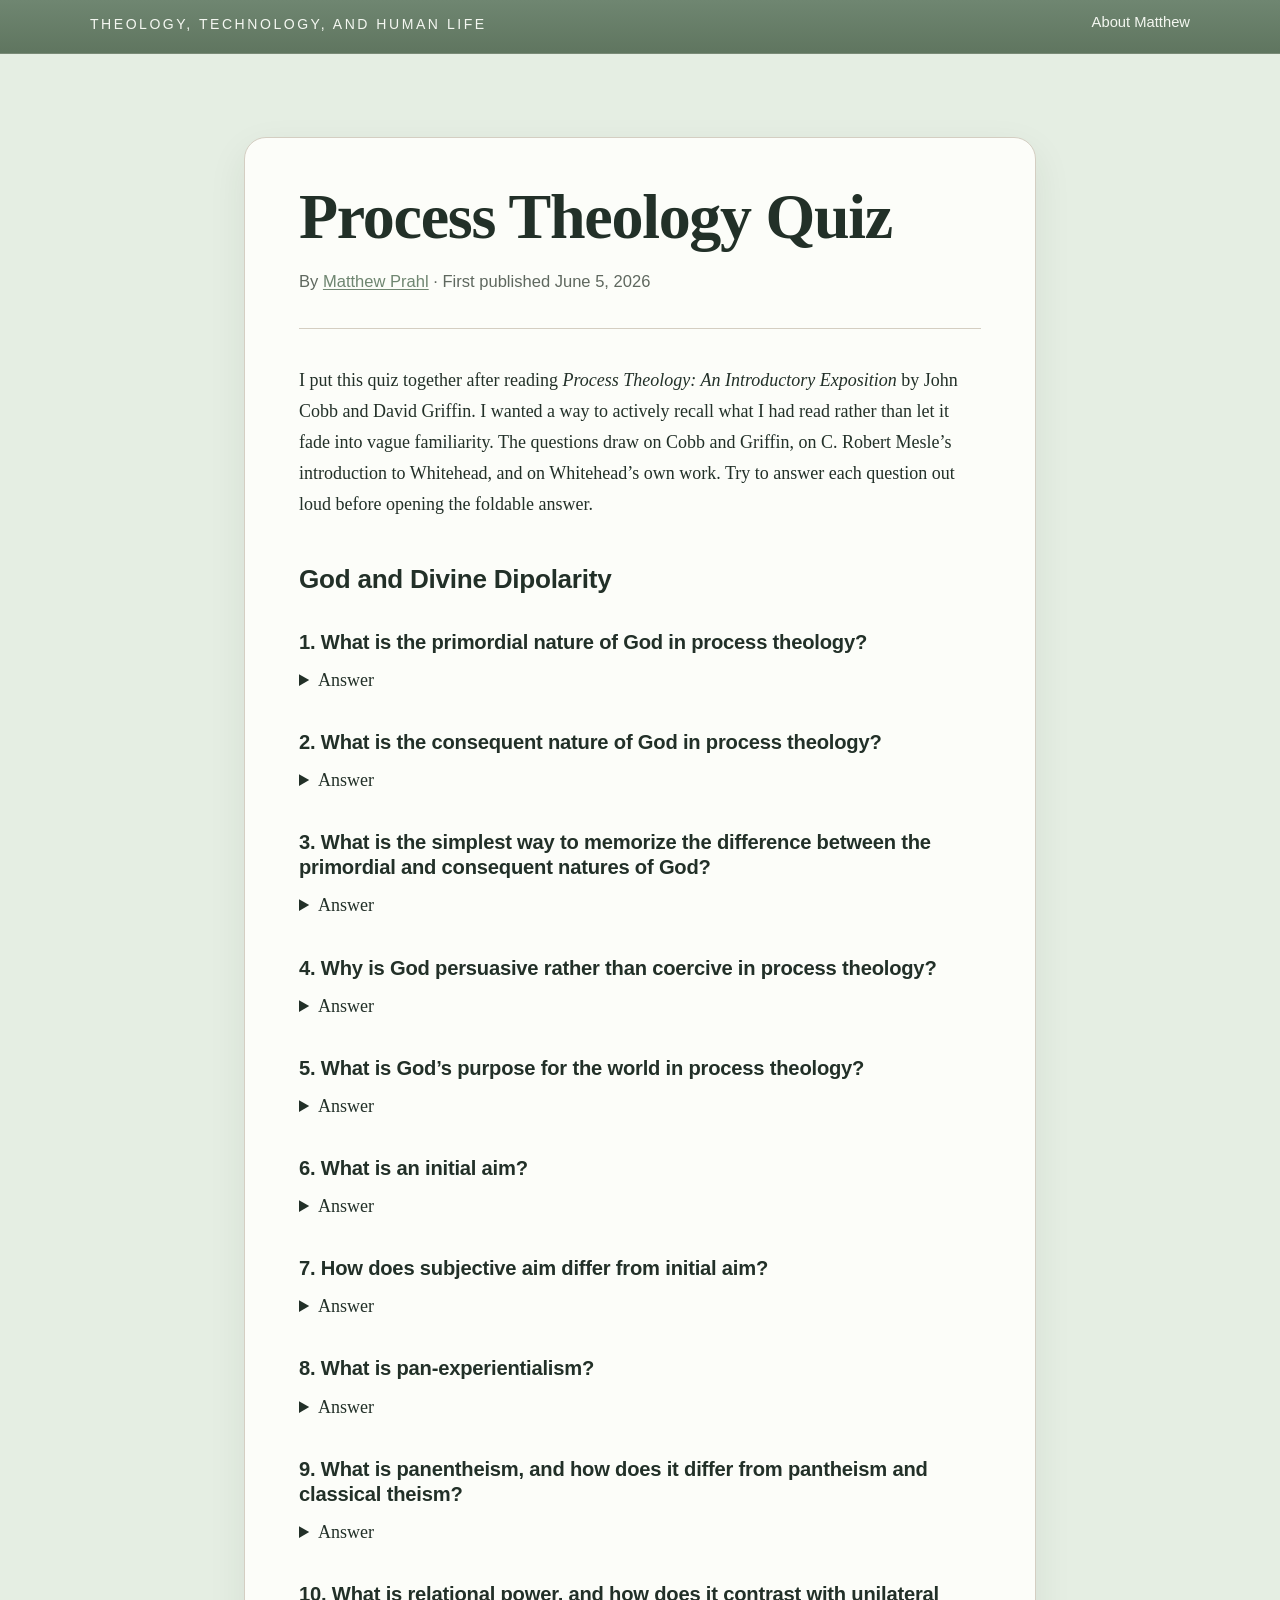
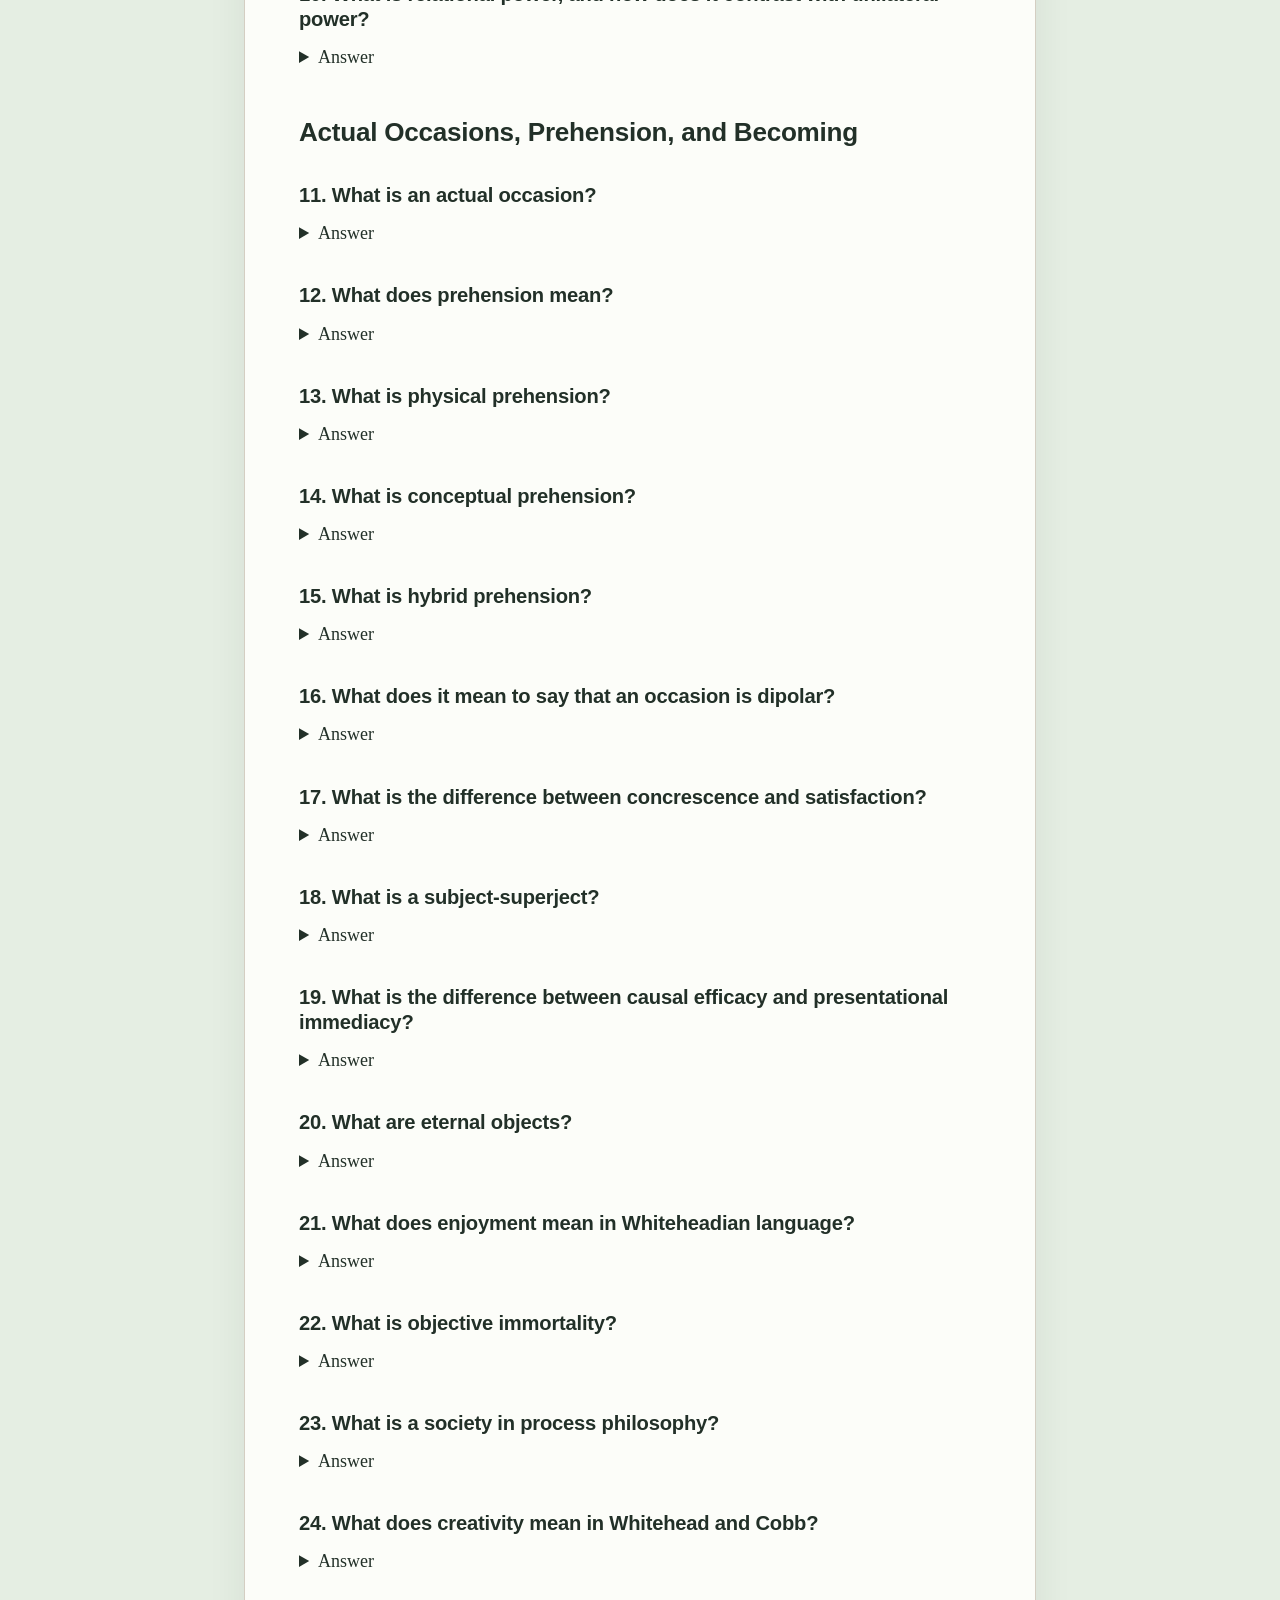
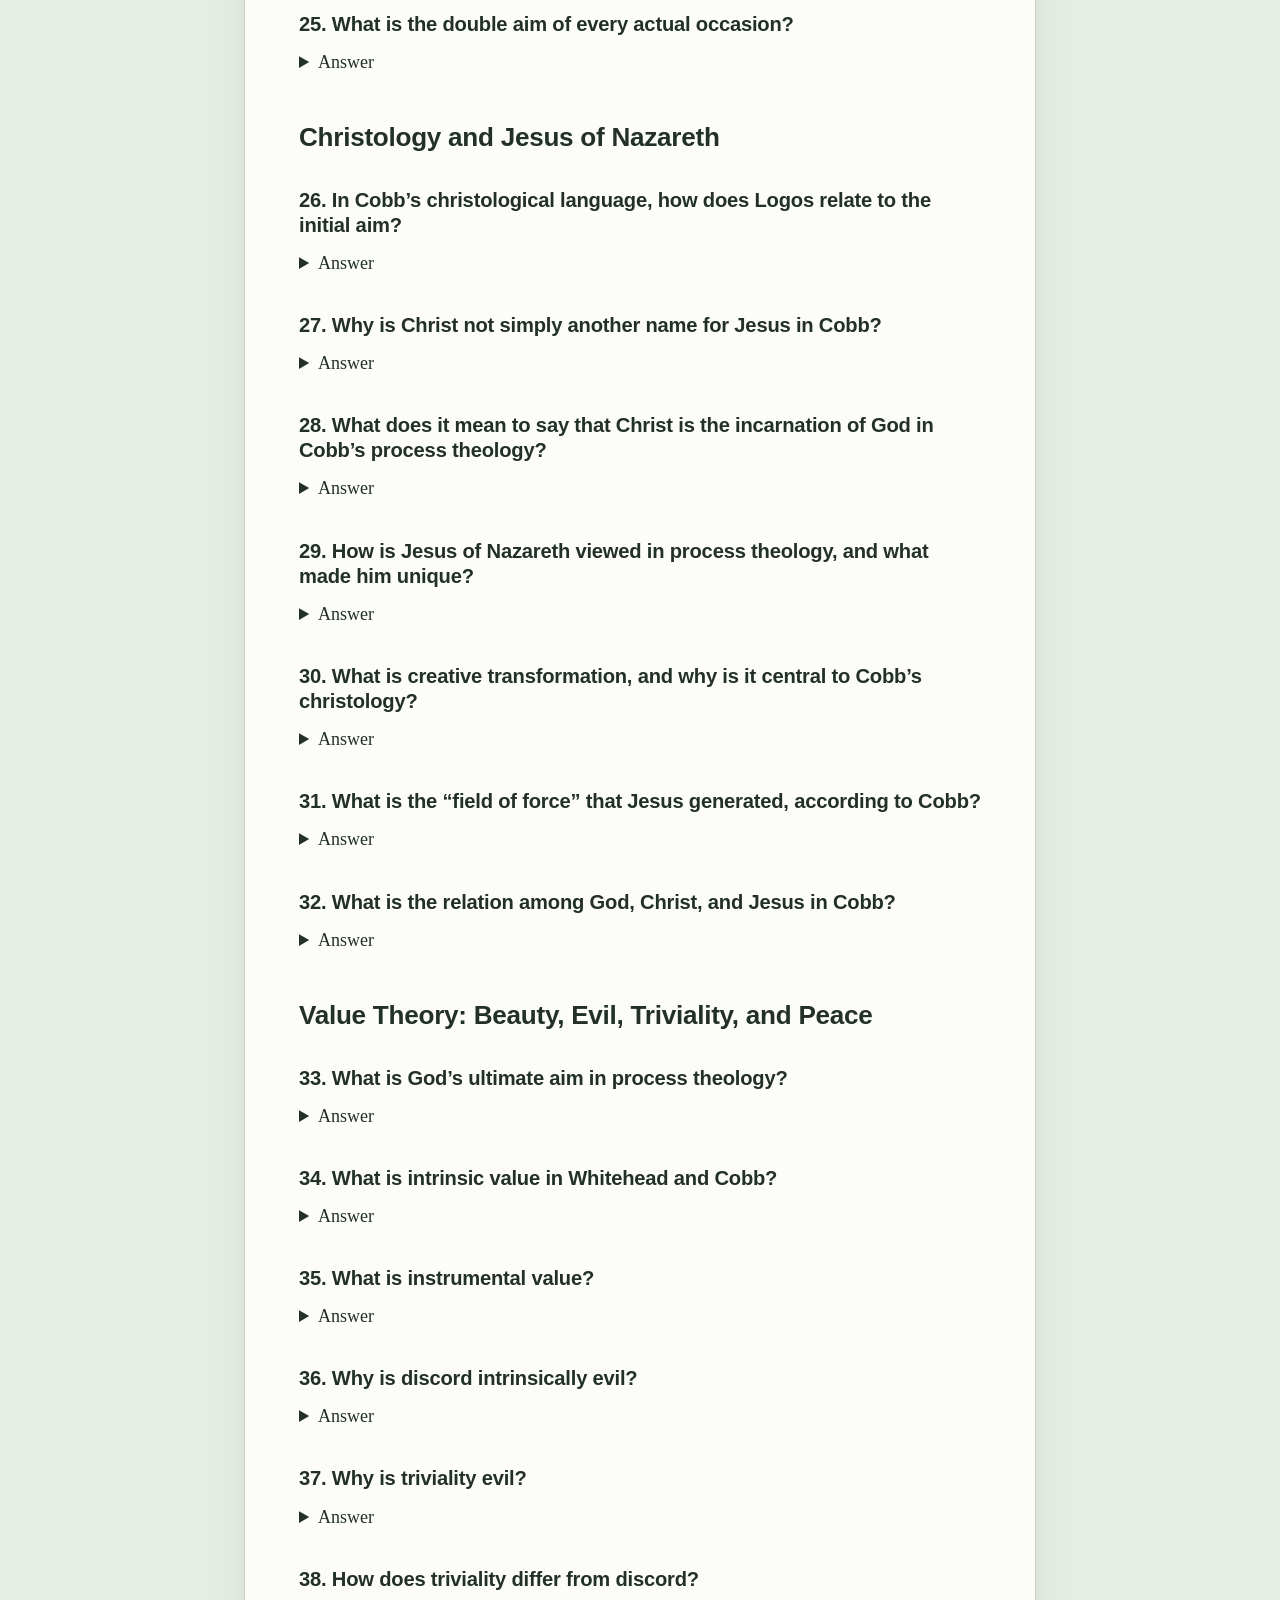
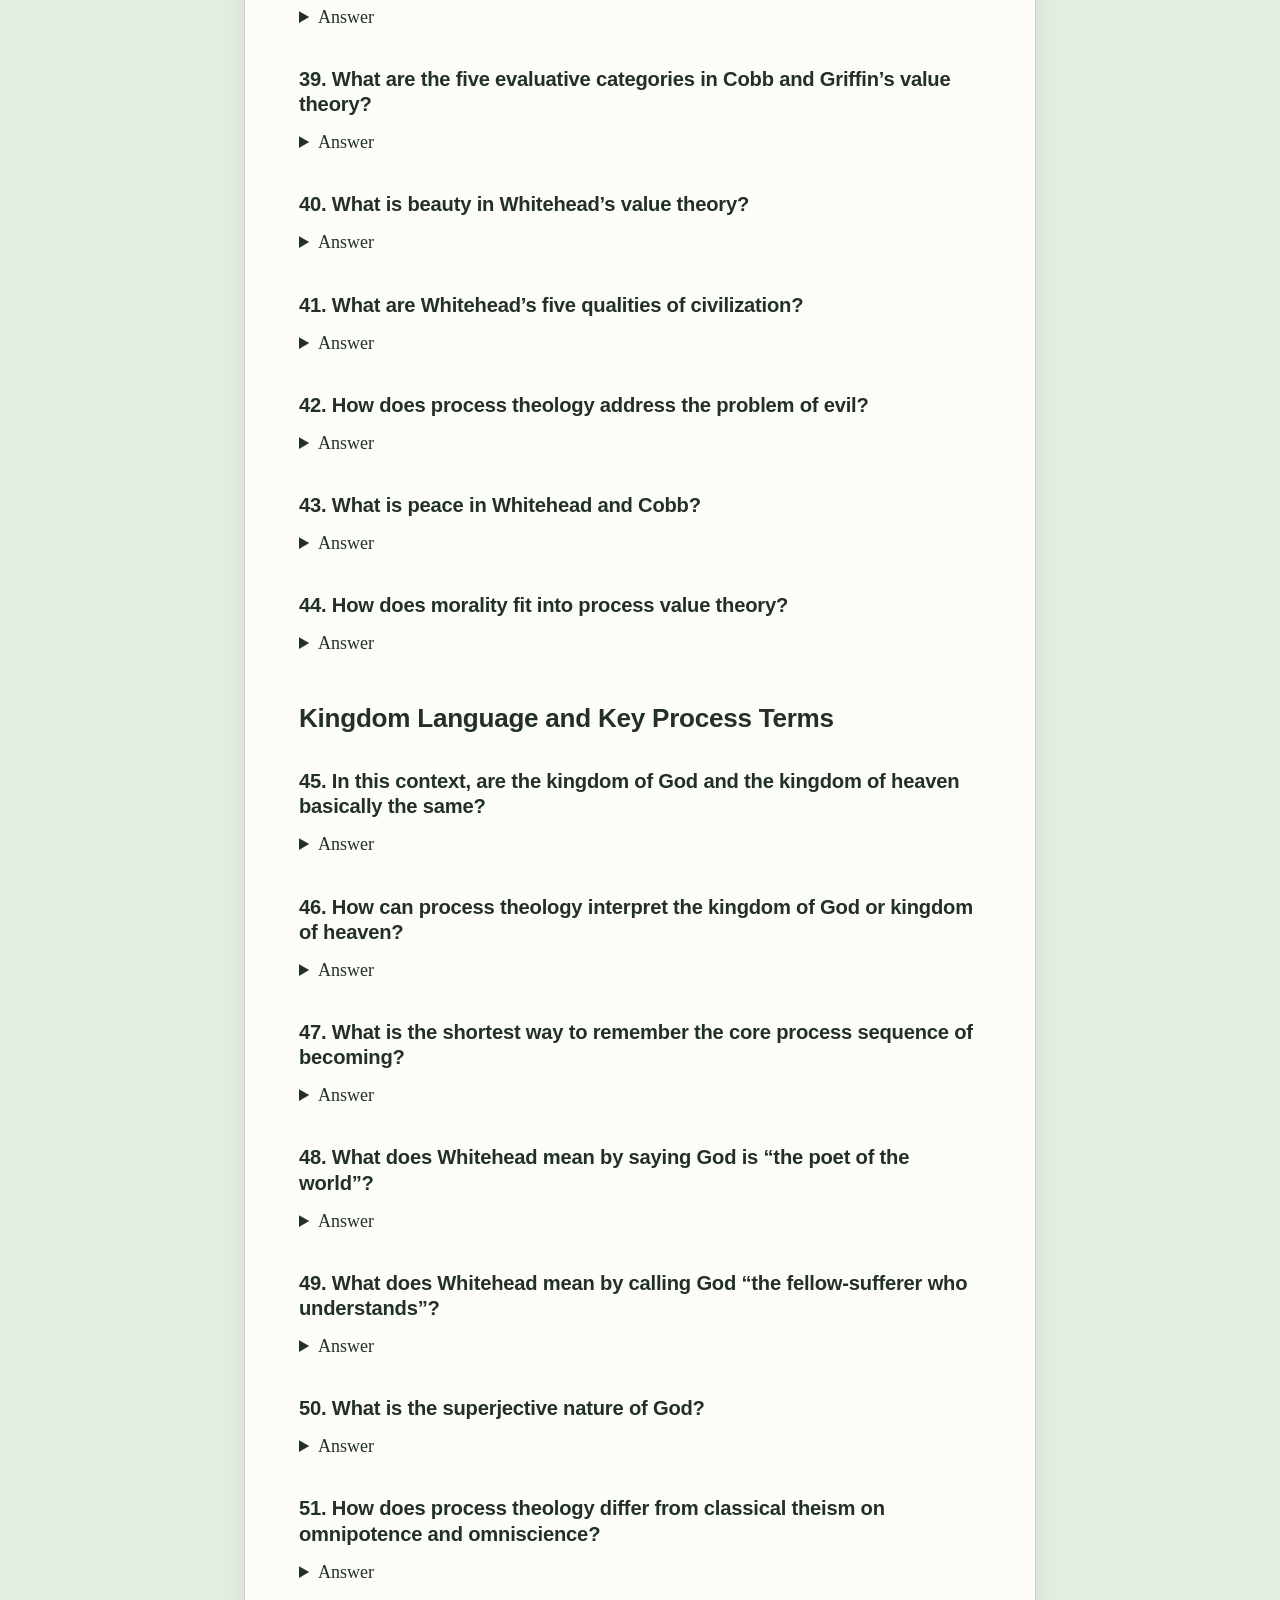
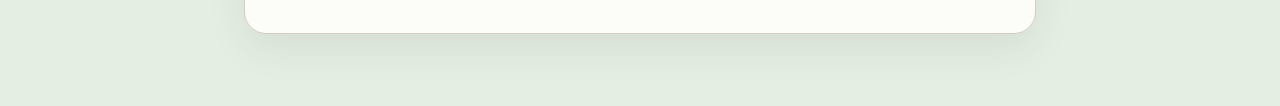
<file: docs/essays/process-theology-quiz.html>
<!doctype html>
<html lang="en">
  <head>
    <meta charset="utf-8">
    <meta name="viewport" content="width=device-width, initial-scale=1">
    <title>Process Theology Quiz | Matthew&#x27;s Musings</title>
    <meta name="description" content="An active-recall quiz on process theology, including divine dipolarity, actual occasions, prehension, freedom, evil, immortality, and religious language.">
    <meta property="og:title" content="Process Theology Quiz">
    <meta property="og:description" content="An active-recall quiz on process theology, including divine dipolarity, actual occasions, prehension, freedom, evil, immortality, and religious language.">
    <meta property="og:url" content="https://essays.mprahl.com/essays/process-theology-quiz.html">
    <meta property="og:type" content="article">
    <meta property="og:site_name" content="Matthew&#x27;s Musings">
    <meta property="og:image" content="https://essays.mprahl.com/assets/social-card.png">
    <meta property="og:image:secure_url" content="https://essays.mprahl.com/assets/social-card.png">
    <meta property="og:image:type" content="image/png">
    <meta property="og:image:width" content="1200">
    <meta property="og:image:height" content="630">
    <meta property="og:image:alt" content="Matthew&#x27;s Musings">
    <meta name="twitter:card" content="summary_large_image">
    <meta name="twitter:title" content="Process Theology Quiz">
    <meta name="twitter:description" content="An active-recall quiz on process theology, including divine dipolarity, actual occasions, prehension, freedom, evil, immortality, and religious language.">
    <meta name="twitter:image" content="https://essays.mprahl.com/assets/social-card.png">
    <meta name="twitter:image:alt" content="Matthew&#x27;s Musings">
    <meta property="article:published_time" content="2026-06-05">
    <meta property="article:modified_time" content="2026-06-05">
    <link rel="canonical" href="https://essays.mprahl.com/essays/process-theology-quiz.html">
    <link rel="alternate" type="application/rss+xml" title="Matthew&#x27;s Musings" href="https://essays.mprahl.com/rss.xml">
    <link rel="stylesheet" href="../assets/site.css">
    <script type="application/ld+json">
  {
  "@context": "https://schema.org",
  "@type": "Article",
  "headline": "Process Theology Quiz",
  "description": "An active-recall quiz on process theology, including divine dipolarity, actual occasions, prehension, freedom, evil, immortality, and religious language.",
  "datePublished": "2026-06-05",
  "dateModified": "2026-06-05",
  "mainEntityOfPage": {
    "@type": "WebPage",
    "@id": "https://essays.mprahl.com/essays/process-theology-quiz.html"
  },
  "url": "https://essays.mprahl.com/essays/process-theology-quiz.html",
  "inLanguage": "en",
  "isPartOf": {
    "@type": "WebSite",
    "name": "Matthew's Musings",
    "url": "https://essays.mprahl.com/"
  },
  "author": {
    "@type": "Person",
    "name": "Matthew Prahl",
    "@id": "https://essays.mprahl.com/about.html#person",
    "url": "https://essays.mprahl.com/about.html"
  }
}
    </script>
  </head>
  <body>
    <header class="site-header">
      <div class="site-masthead">
        <div class="site-shell">
          <div class="eyebrow"><a class="eyebrow-link" href="/">Theology, Technology, and Human Life</a></div>
          <a class="masthead-about" href="/about.html">About Matthew</a>
        </div>
      </div>
    </header>
    <main class="site-shell essay-page">
      <article class="essay-card">
        <header class="essay-header">
          <h1>Process Theology Quiz</h1>
          
          <div class="essay-meta">By <a href="/about.html">Matthew Prahl</a> &middot; First published <time datetime="2026-06-05">June 5, 2026</time></div>
        </header>
        <div class="essay-body">
          <p>I put this quiz together after reading <em>Process Theology: An Introductory Exposition</em> by John Cobb and David Griffin. I wanted a way to actively recall what I had read rather than let it fade into vague familiarity. The questions draw on Cobb and Griffin, on C. Robert Mesle&rsquo;s introduction to Whitehead, and on Whitehead&rsquo;s own work. Try to answer each question out loud before opening the foldable answer.</p>
<h2 id="god-and-divine-dipolarity">God and Divine Dipolarity</h2>
<h3 id="1-what-is-the-primordial-nature-of-god-in-process-theology">1. What is the primordial nature of God in process theology?</h3>
<details>
<summary>Answer</summary>
<p>The primordial nature is God&rsquo;s eternal, unchanging envisagement and valuation of all possibilities. It is complete and timeless; God does not gradually discover new possibilities as the world evolves. The realm of eternal objects is infinite from eternity, and what the world produces is new <em>actualizations</em> of those possibilities, not new possibilities themselves. God holds these possibilities in a graded order with appetite for their realization, which is why God can be the ground of both order and novelty. Memory hook: <strong>primordial nature = God&rsquo;s eternal, complete ordering of all possibilities</strong>.</p>
</details>
<h3 id="2-what-is-the-consequent-nature-of-god-in-process-theology">2. What is the consequent nature of God in process theology?</h3>
<details>
<summary>Answer</summary>
<p>The consequent nature is God&rsquo;s concrete, growing reception of the actual world. Every completed occasion is woven into the fabric of God&rsquo;s experience and preserved there eternally. Nothing that creatures achieve or suffer is simply lost. Unlike the primordial nature, which is timeless and fixed, the consequent nature grows as new occasions come into being. This is how process theology can say that God is genuinely affected by the world and that creaturely existence has ultimate significance. Memory hook: <strong>consequent nature = God&rsquo;s ever-growing reception and eternal preservation of actualities</strong>.</p>
</details>
<h3 id="3-what-is-the-simplest-way-to-memorize-the-difference-between-the-primordial-and-consequent-natures-of-god">3. What is the simplest way to memorize the difference between the primordial and consequent natures of God?</h3>
<details>
<summary>Answer</summary>
<p>The primordial nature concerns what <strong>could be</strong>; the consequent nature concerns what <strong>has actually happened</strong>. Together they produce the initial aim: the consequent nature gives God the context of the actual situation, and the primordial nature provides the ordered field of possibilities, so God can offer the best relevant possibility for this occasion right now. An analogy: the primordial nature is like a perfect, eternally complete neural network with all conditional valuations already in place; the consequent nature is the input (what the world actually looks like now); and the initial aim is the output (the best possibility for this occasion). The difference from an actual neural network is that God&rsquo;s ordering was never built or trained, is perfect rather than approximate, and holds its outputs with desire for their realization. A short formula is: <strong>primordial = all possibilities ordered; consequent = actual situation received; initial aim = the best possibility for this situation</strong>.</p>
</details>
<h3 id="4-why-is-god-persuasive-rather-than-coercive-in-process-theology">4. Why is God persuasive rather than coercive in process theology?</h3>
<details>
<summary>Answer</summary>
<p>God does not override creaturely becoming from outside it. Instead, God lures each occasion toward the best available possibility for that moment. Divine power is therefore persuasive, not coercive: God influences, invites, and calls, but does not unilaterally determine outcomes. This is not a limitation God reluctantly accepts; it follows from God&rsquo;s own purpose. God&rsquo;s aim is at the maximization of experience, the richest possible intensity and depth of feeling. But richness of experience requires genuine self-creation, real freedom, and authentic responsiveness. A coerced experience is a diminished experience. If God determined every outcome, creatures would be mere puppets, and the very intensity and beauty God aims at would be impossible. Persuasion is therefore not weakness but the only form of power consistent with God&rsquo;s goal.</p>
</details>
<h3 id="5-what-is-gods-purpose-for-the-world-in-process-theology">5. What is God&rsquo;s purpose for the world in process theology?</h3>
<details>
<summary>Answer</summary>
<p>God&rsquo;s purpose is the maximization of experience: the richest possible intensity, depth, and beauty of experience for each occasion and for the world as a whole. God aims not at obedience, doctrinal conformity, or moral rule-following as ends in themselves, but at the fullest realization of experiential value. This is an aesthetic aim rather than a legalistic one. God wants creatures to realize the deepest beauty available to them and to contribute to the beauty of future experience. This purpose explains why God is persuasive (coercion would diminish the quality of experience), why God risks discord (greater complexity enables richer experience), and why triviality is evil (it fails God&rsquo;s aim by settling for less than what was possible).</p>
</details>
<h3 id="6-what-is-an-initial-aim">6. What is an initial aim?</h3>
<details>
<summary>Answer</summary>
<p>The initial aim is God&rsquo;s offered best relevant possibility for a new occasion in its concrete situation. The world gives the facts inherited from the past, and God gives the best possible lure forward within those facts. Memory hook: <strong>the world gives the data; God gives the best next possibility</strong>.</p>
</details>
<h3 id="7-how-does-subjective-aim-differ-from-initial-aim">7. How does subjective aim differ from initial aim?</h3>
<details>
<summary>Answer</summary>
<p>The initial aim is what God offers; the subjective aim is what the creature actually does with that offer. A subject may receive, modify, narrow, distort, or resist the divine lure. So subjective aim is the creature&rsquo;s own concrete appropriation of the initial aim.</p>
</details>
<h3 id="8-what-is-pan-experientialism">8. What is pan-experientialism?</h3>
<details>
<summary>Answer</summary>
<p>Pan-experientialism is the view that experience in some very basic sense goes all the way down. It does not mean electrons think or feel pleasure. It means consciousness is only the most complex and visible form of a much more primitive kind of feeling or responsiveness. The basic units of reality are not bits of dead matter but drops of experience or feeling. This solves the mind-body problem by claiming that richer forms of experience emerge from simpler forms, rather than arising mysteriously out of wholly non-experiencing matter. Memory hook: <strong>experience is the rule, not the exception; consciousness is just the tip of the iceberg</strong>.</p>
</details>
<h3 id="9-what-is-panentheism-and-how-does-it-differ-from-pantheism-and-classical-theism">9. What is panentheism, and how does it differ from pantheism and classical theism?</h3>
<details>
<summary>Answer</summary>
<p><strong>Pantheism</strong> says God and the world are identical: everything is God. <strong>Classical theism</strong> says God is wholly separate from and independent of the world. <strong>Panentheism</strong> says the world is <em>in</em> God, but God is more than the world. God includes every creature within the divine life, feels every experience, and is affected by what happens, yet God also transcends the world through the primordial ordering of possibilities and the integration of all experience into a greater unity. Process theology is panentheistic: God is intimately present in every occasion (not distant or detached), the world genuinely contributes to God&rsquo;s life (not irrelevant to God), but God is not reducible to the sum of worldly events. Memory hook: <strong>pantheism = God equals the world; classical theism = God apart from the world; panentheism = the world in God, but God is more than the world</strong>.</p>
</details>
<h3 id="10-what-is-relational-power-and-how-does-it-contrast-with-unilateral-power">10. What is relational power, and how does it contrast with unilateral power?</h3>
<details>
<summary>Answer</summary>
<p><strong>Unilateral power</strong> is the ability to affect others without being affected by them; it is the power of control, domination, and insulation. It treats vulnerability as weakness. <strong>Relational power</strong> has three components: (1) being actively open to and affected by the world, (2) creating oneself out of what one has received, and (3) influencing others by having first been affected by them. In process thought, the highest form of power is not detachment but fruitful participation. God exemplifies relational power supremely: God is infinitely open to every creature&rsquo;s joy and pain, and influences the world through persuasive love rather than coercive domination. Memory hook: <strong>unilateral power shuts out; relational power takes in</strong>.</p>
</details>
<h2 id="actual-occasions-prehension-and-becoming">Actual Occasions, Prehension, and Becoming</h2>
<h3 id="11-what-is-an-actual-occasion">11. What is an actual occasion?</h3>
<details>
<summary>Answer</summary>
<p>An actual occasion is a minute moment of becoming, not a static substance. It inherits a past, feels possibilities, becomes something definite, and then perishes into the past as data for later occasions. Memory hook: <strong>an actual occasion is one pulse of becoming</strong>.</p>
</details>
<h3 id="12-what-does-prehension-mean">12. What does prehension mean?</h3>
<details>
<summary>Answer</summary>
<p>To prehend is to feel, take account of, or inherit what is given. It is broader than conscious thought or perception. A new occasion does not start blank and then choose to prehend; it begins already shaped by its prehensions. Every creaturely occasion starts from two sources: the inherited past (physical prehension of prior occasions, especially one&rsquo;s own immediate past) and God&rsquo;s initial aim (hybrid prehension of God). Together these give the occasion everything it starts with. Because no two occasions inherit the same past or receive the same initial aim, every occasion&rsquo;s prehensive situation is unique and unrepeatable. Most prehension is below the threshold of consciousness; at the human level it shows up as memory, bodily sensation, mood carrying forward, and intuitive responsiveness to the environment. Prehension makes interdependence ontological rather than optional: you are constituted by your relations, not a self-contained unit who later chooses to relate.</p>
</details>
<h3 id="13-what-is-physical-prehension">13. What is physical prehension?</h3>
<details>
<summary>Answer</summary>
<p>Physical prehension is the feeling of past actualities as settled fact. It is how a new occasion inherits the world that came before it. The most vivid physical prehension is of your own immediate past: your mood, bodily state, and ongoing thoughts pressing into this moment. But you also physically prehend the wider environment, other people&rsquo;s completed occasions, and even (in very attenuated ways) the distant past. Physical prehension is the basis of efficient causation in Whitehead&rsquo;s system: one actuality influences another by being taken up into it as inherited data. This is also the metaphysical structure underlying what Whitehead calls perception in the mode of causal efficacy.</p>
</details>
<h3 id="14-what-is-conceptual-prehension">14. What is conceptual prehension?</h3>
<details>
<summary>Answer</summary>
<p>Conceptual prehension is the feeling of possibilities or eternal objects as such. It is how an occasion confronts ways it could become, apart from any specific past actuality carrying that possibility. When a possibility simply presents itself to you as something that could be realized, without being attached to anyone else&rsquo;s valuation of it, that is closer to conceptual prehension. It is the basis of the conceptual pole in every dipolar occasion and is what makes openness to novelty possible.</p>
</details>
<h3 id="15-what-is-hybrid-prehension">15. What is hybrid prehension?</h3>
<details>
<summary>Answer</summary>
<p>Hybrid prehension is the feeling of another actual entity&rsquo;s conceptual valuation, meaning you pick up not just the entity as a brute fact but its orientation toward a possibility. For example, when a friend shares an idea she is excited about, you are not just registering the sound of her voice (physical) or independently contemplating the idea on your own (conceptual). You are catching her feeling for the possibility, her valuation of it, as it is already alive in her. The most fundamental instance of hybrid prehension is how every occasion receives God&rsquo;s initial aim: the creature feels God together with God&rsquo;s valuation of the best relevant possibility for that moment. However, hybrid prehension is structurally neutral: you can also prehend another entity&rsquo;s orientation toward something destructive. Being around someone consumed by rage means feeling their valuation of violence as a live pressure in your own becoming. This is why environment and community matter so deeply in process ethics: they shape what orientations you are prehending, and therefore what you must work with as you form your subjective aim.</p>
</details>
<h3 id="16-what-does-it-mean-to-say-that-an-occasion-is-dipolar">16. What does it mean to say that an occasion is dipolar?</h3>
<details>
<summary>Answer</summary>
<p>Dipolar means that every occasion has both a physical pole and a conceptual pole. The physical pole is the inherited pressure of the settled past, and the conceptual pole is the relation to possibilities. Memory hook: <strong>dipolar = facts plus possibilities</strong>.</p>
</details>
<h3 id="17-what-is-the-difference-between-concrescence-and-satisfaction">17. What is the difference between concrescence and satisfaction?</h3>
<details>
<summary>Answer</summary>
<p>Concrescence is the process by which an occasion becomes concrete: the act of integrating many inherited inputs (past occasions, God&rsquo;s lure, bodily conditions) into one definite outcome. It is where self-creation happens, because the inherited data constrain but do not fully determine the result. The margin where the occasion settles matters for itself is inside concrescence. Satisfaction is the completed outcome, when the occasion has become what it is going to be. At satisfaction, the occasion perishes as a living subject and becomes a settled fact for the future. So concrescence is the becoming, satisfaction is the achieved result, and the distinction between them is what makes the past settled and the present open.</p>
</details>
<h3 id="18-what-is-a-subject-superject">18. What is a subject-superject?</h3>
<details>
<summary>Answer</summary>
<p>Subject-superject names the double status of every actual occasion. While becoming, the occasion is a <strong>subject</strong>, a living center of experience creating itself. Once it reaches satisfaction and perishes, it becomes a <strong>superject</strong>, an objective fact that later occasions must take account of. The hyphenated term reminds us that these are not two separate things but one reality seen from two angles: the living becoming and the completed contribution. Memory hook: <strong>subject = the living moment; superject = the fact it leaves behind</strong>.</p>
</details>
<h3 id="19-what-is-the-difference-between-causal-efficacy-and-presentational-immediacy">19. What is the difference between causal efficacy and presentational immediacy?</h3>
<details>
<summary>Answer</summary>
<p><strong>Presentational immediacy</strong> is ordinary sense-perception: the clear, vivid sensory images by which the world appears to us (colors, shapes, sounds). <strong>Causal efficacy</strong> is deeper and more primitive: our direct feeling of being affected by the world, of arising causally out of prior moments. You feel it when your body recoils before you consciously register danger, when your mood carries forward from the last moment without your choosing it, or when you sense tension in a room before anyone speaks. Presentational immediacy is actually derived from causal efficacy: you see redness because light causally affected your retina, which causally affected your nervous system, which causally affected your experience. The clear sensory image is the end product of a causal chain you feel through causal efficacy before it becomes conscious perception. We don&rsquo;t infer the world is real; we feel ourselves arising from it. Note the relationship to physical prehension: physical prehension is the underlying metaphysical reality (one occasion feeling a past occasion), and causal efficacy is what physical prehension feels like when it shows up in experience at a level complex enough to be called perception. Memory hook: <strong>presentational immediacy = what things look like; causal efficacy = how things push on you</strong>.</p>
</details>
<h3 id="20-what-are-eternal-objects">20. What are eternal objects?</h3>
<details>
<summary>Answer</summary>
<p>Eternal objects are pure possibilities rather than actual events. They are ways things could be. Whitehead uses the category very broadly: it includes sensory qualities like redness, blueness, or a particular shade of warmth; mathematical forms like circularity or the ratio of a spiral; relational patterns like symmetry or rhythmic repetition; and qualitative possibilities like harmony, intensity, patience, or cruelty. An eternal object is never itself an actuality. Redness as such never exists on its own; it is always realized in some actual occasion of experience. But it is a real possibility that can qualify how an occasion becomes. Occasions do not merely inherit what has happened; they also confront eternal objects as possible ways of becoming.</p>
</details>
<h3 id="21-what-does-enjoyment-mean-in-whiteheadian-language">21. What does enjoyment mean in Whiteheadian language?</h3>
<details>
<summary>Answer</summary>
<p>Enjoyment does <strong>not</strong> mainly mean pleasure. It means the lived immediacy of being an experiencing subject, the sheer felt actuality of being one among many and becoming out of many. Whitehead&rsquo;s fuller phrase is &ldquo;the self-enjoyment of being one among many, and of being one arising out of the composition of many.&rdquo; A moment can involve suffering, tension, grief, or boredom and still count technically as enjoyment in this sense, because the occasion is still experiencing, still actualizing itself, still having its own subjective immediacy. This matters because it means value is not limited to pleasant experiences. Every occasion of experience has some degree of intrinsic value simply by virtue of being a subject at all. It also helps explain why process thought can say that experience goes all the way down without claiming that electrons feel pleasure: even the most minimal occasion &ldquo;enjoys&rdquo; its own becoming in this bare technical sense.</p>
</details>
<h3 id="22-what-is-objective-immortality">22. What is objective immortality?</h3>
<details>
<summary>Answer</summary>
<p>Objective immortality means that every completed occasion becomes an ineradicable fact for the future. It no longer exists as a present subject, but it continues as data that later occasions must take account of. In Cobb&rsquo;s <em>Process Theology</em>, the stronger claim is that all actual occasions are taken up into God&rsquo;s consequent nature and are never lost. God receives every creaturely achievement, joy, and suffering into the divine life, where it is preserved and integrated forever. This is not standard personal immortality in the sense of a soul surviving death, but it does mean that nothing of value simply drops out of reality. What creatures achieve persists both in the world&rsquo;s past and in God. Memory hook: <strong>nothing real is simply erased; everything achieved is preserved in God</strong>.</p>
</details>
<h3 id="23-what-is-a-society-in-process-philosophy">23. What is a society in process philosophy?</h3>
<details>
<summary>Answer</summary>
<p>A society is a patterned stream of occasions that inherit defining characteristics from one another in a regular way. This is how process thought explains enduring things without turning them into changeless substances. A person, a cell, or even a molecule can be understood as a society of occasions.</p>
</details>
<h3 id="24-what-does-creativity-mean-in-whitehead-and-cobb">24. What does creativity mean in Whitehead and Cobb?</h3>
<details>
<summary>Answer</summary>
<p>Creativity is the ultimate metaphysical principle of novelty shared by God and the world alike. It is not a separate being but the fact that reality is unfinished and capable of new actualization. This is why the universe is a creative advance into novelty rather than a closed mechanical repetition.</p>
</details>
<h3 id="25-what-is-the-double-aim-of-every-actual-occasion">25. What is the double aim of every actual occasion?</h3>
<details>
<summary>Answer</summary>
<p>Every occasion aims at both <strong>self-creation</strong> and <strong>self-expression</strong>. Self-creation is the act by which the occasion becomes this definite occasion rather than some other one. It is not creation out of nothing but self-determination within inherited conditions. Self-creation maps directly onto concrescence: the process of integrating many inherited inputs into one definite outcome is itself the occasion&rsquo;s act of self-creation. There is no prior self doing the integrating; the integrating is the self coming into being. Self-expression is the anticipation of oneself as a contribution to the future world. An occasion does not aim solely at its own private enjoyment; it also aims to become in a way that can enrich future experience. This double orientation, toward one&rsquo;s own becoming and toward the future one will help create, is one reason process theology can speak naturally about moral responsibility.</p>
</details>
<h2 id="christology-and-jesus-of-nazareth">Christology and Jesus of Nazareth</h2>
<h3 id="26-in-cobbs-christological-language-how-does-logos-relate-to-the-initial-aim">26. In Cobb&rsquo;s christological language, how does Logos relate to the initial aim?</h3>
<details>
<summary>Answer</summary>
<p>The Logos is God&rsquo;s primordial nature as it actively engages the world, reaching outward toward creatures and providing initial aims. The primordial nature is the eternal ordering and valuation of all possibilities considered as an aspect of God&rsquo;s own being; the Logos is that ordering as it functions relationally toward creatures. The initial aim given to each occasion is one concrete way the Logos reaches a creature. So the chain is: <strong>primordial nature (God&rsquo;s internal ordering of possibilities) -&gt; Logos (that ordering as it actively reaches creatures) -&gt; initial aim for this occasion</strong>. Note that <strong>Christ</strong> is not the same as the Logos in general. Christ is the Logos specifically in its transformative mode, what Cobb calls <strong>creative transformation</strong>. The Logos is universally present in all ordering and sustaining; Christ names the Logos when it breaks open inherited patterns and generates genuinely new and richer possibilities.</p>
</details>
<h3 id="27-why-is-christ-not-simply-another-name-for-jesus-in-cobb">27. Why is Christ not simply another name for Jesus in Cobb?</h3>
<details>
<summary>Answer</summary>
<p>For Cobb, Christ names God&rsquo;s active presence as creative transformation, not merely the historical proper name &ldquo;Jesus.&rdquo; Jesus is centrally and uniquely related to Christ, but Christ is broader than the historical individual. This allows Cobb to say that Christ is the incarnation of God without collapsing Christ into a simple synonym for Jesus of Nazareth.</p>
</details>
<h3 id="28-what-does-it-mean-to-say-that-christ-is-the-incarnation-of-god-in-cobbs-process-theology">28. What does it mean to say that Christ is the incarnation of God in Cobb&rsquo;s process theology?</h3>
<details>
<summary>Answer</summary>
<p>It means that God&rsquo;s creative transformation is embodied in Christ, and that this presence is uniquely and decisively bound up with Jesus. Cobb&rsquo;s point is not that Jesus ceases to be fully human, but that in Christ the divine creative transformation is incarnate in history. Incarnation here is relational and dynamic, not a replacement of humanity by deity.</p>
</details>
<h3 id="29-how-is-jesus-of-nazareth-viewed-in-process-theology-and-what-made-him-unique">29. How is Jesus of Nazareth viewed in process theology, and what made him unique?</h3>
<details>
<summary>Answer</summary>
<p>Jesus is viewed as fully human, sharing the same creaturely conditions as every other person. No part of his humanity was displaced or overridden. What made him unique is that Christ, the Logos in its mode of creative transformation, was incarnate in Jesus to an unsurpassed degree. Cobb says that God&rsquo;s presence constituted Jesus&rsquo; essential selfhood in a unique way: the &ldquo;I&rdquo; of Jesus was centered by his prehension of God, so that he perceived and weighted the world from that divine center. In other words, the creative transformation that is universally present as a possibility became, in Jesus, the organizing center of his entire existence. This is what incarnation means in process theology: not that a divine substance replaced a human one, but that Jesus&rsquo; responsiveness to God was so total that his selfhood was constituted by it.</p>
</details>
<h3 id="30-what-is-creative-transformation-and-why-is-it-central-to-cobbs-christology">30. What is creative transformation, and why is it central to Cobb&rsquo;s christology?</h3>
<details>
<summary>Answer</summary>
<p>Creative transformation is Cobb&rsquo;s name for God&rsquo;s active, transformative presence in the world. It is what Christ names: not merely the historical person Jesus, but the divine power that disrupts simple continuity with the past and opens creatures to God&rsquo;s present gift of new possibility. The new does not displace the past but creatively transforms it. Creative transformation is not the same as the initial aim. Every occasion receives an initial aim from God, and most initial aims sustain order and continuity. Creative transformation is what happens when the initial aim calls for something more radical: breaking open inherited patterns and generating genuinely new and richer possibilities. So every instance of creative transformation involves an initial aim, but not every initial aim is an instance of creative transformation. Memory hook: <strong>initial aim = God&rsquo;s lure for every occasion; creative transformation = the initial aim at its most radical and disruptive</strong>.</p>
</details>
<h3 id="31-what-is-the-field-of-force-that-jesus-generated-according-to-cobb">31. What is the &ldquo;field of force&rdquo; that Jesus generated, according to Cobb?</h3>
<details>
<summary>Answer</summary>
<p>Cobb proposes that Jesus&rsquo; life and death generated a <strong>field of force</strong>, and that to enter that field is to be opened to creative transformation. This is not a metaphor for mere moral influence. It means that what Jesus achieved, including his unique responsiveness to God, his disruption of inherited patterns, and his opening of new possibilities, continues to shape the conditions that later occasions inherit. Entering the Christian community means entering that field and being concretely affected by it. Memory hook: <strong>Jesus did not just teach transformation; his life created an ongoing transformative field that others enter</strong>.</p>
</details>
<h3 id="32-what-is-the-relation-among-god-christ-and-jesus-in-cobb">32. What is the relation among God, Christ, and Jesus in Cobb?</h3>
<details>
<summary>Answer</summary>
<p>Think of it this way: <strong>God</strong> is the ultimate divine reality, <strong>Christ</strong> is God&rsquo;s active creative transformation in the world, and <strong>Jesus</strong> is the historical person uniquely and decisively identified with that transformative presence. Short version: <strong>God is the source, Christ is the active incarnation, Jesus is the historical embodiment</strong>.</p>
</details>
<h2 id="value-theory-beauty-evil-triviality-and-peace">Value Theory: Beauty, Evil, Triviality, and Peace</h2>
<h3 id="33-what-is-gods-ultimate-aim-in-process-theology">33. What is God&rsquo;s ultimate aim in process theology?</h3>
<details>
<summary>Answer</summary>
<p>God&rsquo;s aim is at the maximization of experience, specifically at the richest possible intensity and depth of experience for each occasion and for the world as a whole. Whitehead spoke of this variously as <strong>intensity</strong>, <strong>importance</strong>, and <strong>strength of beauty</strong>. God does not aim at obedience, doctrinal correctness, or moral conformity as ends in themselves. God aims at the fullest realization of experiential value. This is why process theology frames everything in aesthetic rather than legalistic terms: the question is not &ldquo;did the creature follow the rules?&rdquo; but &ldquo;did the creature realize the richest experience available to it, and did it contribute to the richness of future experience?&rdquo; God&rsquo;s initial aim for each occasion is always directed toward the greatest achievable intensity of experience given that occasion&rsquo;s concrete situation. This also explains why God risks discord: a world of greater complexity and intensity of experience is worth the risk of suffering, because the alternative is triviality, and triviality is a failure of God&rsquo;s own aim.</p>
</details>
<h3 id="34-what-is-intrinsic-value-in-whitehead-and-cobb">34. What is intrinsic value in Whitehead and Cobb?</h3>
<details>
<summary>Answer</summary>
<p>Intrinsic value is the value an occasion has in and for itself as a subject of experience. In Whitehead&rsquo;s fuller language, this is closely tied to beauty or &ldquo;strength of beauty,&rdquo; the achieved richness and harmony of experience. Only subjects have intrinsic value in this strict sense.</p>
</details>
<h3 id="35-what-is-instrumental-value">35. What is instrumental value?</h3>
<details>
<summary>Answer</summary>
<p>Instrumental value is the value something has for another subject or future experience. It is about contribution, not self-enjoyment. In process ethics, morality is largely about how present occasions become instrumental to the future beauty of oneself and others.</p>
</details>
<h3 id="36-why-is-discord-intrinsically-evil">36. Why is discord intrinsically evil?</h3>
<details>
<summary>Answer</summary>
<p>Discord is intrinsically evil because it is destructive clash within experience, where elements obstruct and damage one another instead of being harmonized. Physical pain and mental suffering are classic examples. At the same time, process thought also says that some discord can become the basis for higher value later, so its destructive character does not mean it is always pointless.</p>
</details>
<h3 id="37-why-is-triviality-evil">37. Why is triviality evil?</h3>
<details>
<summary>Answer</summary>
<p>Triviality is evil because it is a failure to realize richer possibilities of value. An experience can be very harmonious and yet still be shallow, thin, or low in intensity. Memory hook: <strong>discord is evil because it destroys harmony; triviality is evil because it settles for too little</strong>.</p>
</details>
<h3 id="38-how-does-triviality-differ-from-discord">38. How does triviality differ from discord?</h3>
<details>
<summary>Answer</summary>
<p>Discord is too much destructive conflict; triviality is too little depth, intensity, or richness. Discord names the clash of incompatible elements, while triviality names a flat harmony that never rises to stronger beauty. Whitehead thinks both are forms of evil, but they are opposite failures.</p>
</details>
<h3 id="39-what-are-the-five-evaluative-categories-in-cobb-and-griffins-value-theory">39. What are the five evaluative categories in Cobb and Griffin&rsquo;s value theory?</h3>
<details>
<summary>Answer</summary>
<p>Cobb and Griffin&rsquo;s value theory uses five evaluative categories, which form a grid with one extra term:</p>
<ol>
<li><strong>Intrinsic good</strong>: beauty or strength of beauty, the value an occasion has in and for itself as a subject of experience.</li>
<li><strong>Instrumental good</strong>: the value an occasion contributes to the future beauty of other occasions.</li>
<li><strong>Intrinsic evil (discord)</strong>: destructive clash within experience, where elements obstruct rather than harmonize (e.g. pain, horror, anguish).</li>
<li><strong>Instrumental evil</strong>: contributing negatively to future experience, causing discord or loss for others.</li>
<li><strong>Triviality</strong>: the evil of settling for too little, a failure to realize the richer possibilities that were available. Triviality does not fit neatly into the intrinsic/instrumental grid, which is why it feels like the odd one out.</li>
</ol>
<p>Memory hook: <strong>four form a 2x2 grid (intrinsic/instrumental × good/evil), and triviality is the fifth that breaks the grid</strong>.</p>
<p>Note: separately, in <em>Adventures of Ideas</em>, Whitehead names five qualities of civilization: <strong>Truth, Beauty, Adventure, Art, and Peace</strong>. These are a different list from the value theory categories above.</p>
</details>
<h3 id="40-what-is-beauty-in-whiteheads-value-theory">40. What is beauty in Whitehead&rsquo;s value theory?</h3>
<details>
<summary>Answer</summary>
<p>Beauty is the fundamental aesthetic value in Whitehead. It is not the beauty of paintings or nature as such, but the beauty of experience itself. It is defined as <strong>harmony of contrasts</strong> or <strong>strength of beauty</strong>: an experience that achieves both richness (many diverse elements) and harmony (those elements fitting together rather than clashing). An experience can have considerable beauty even in an ugly environment, because beauty is primarily emotional and experiential rather than sensory. The chief ingredients are emotional depth, memory, thought, and relational feeling. Beauty is not one value among many for Whitehead; it is the ground of all value, and moral and religious ideals are best understood as aesthetic achievements. Memory hook: <strong>beauty = rich harmony of contrasts in experience, not pretty objects</strong>.</p>
</details>
<h3 id="41-what-are-whiteheads-five-qualities-of-civilization">41. What are Whitehead&rsquo;s five qualities of civilization?</h3>
<details>
<summary>Answer</summary>
<p>In <em>Adventures of Ideas</em>, Whitehead names five qualities of a civilized society: <strong>Truth, Beauty, Adventure, Art, and Peace</strong>. These are not the same as the value theory categories (intrinsic/instrumental good and evil, triviality). Truth is clarity and correspondence of ideas to reality. Beauty is the harmony and intensity of experience. Adventure is the risky pursuit of novelty that prevents decay into staleness. Art is the expression of creative vitality. Peace is the crowning quality, the <strong>Harmony of Harmonies</strong>, that binds the other four together and excludes restless egotism. Without adventure, civilization stagnates; without peace, the pursuit of the other four becomes anxious and self-serving.</p>
</details>
<h3 id="42-how-does-process-theology-address-the-problem-of-evil">42. How does process theology address the problem of evil?</h3>
<details>
<summary>Answer</summary>
<p>Process theology rejects classical omnipotence. God does not unilaterally control events and therefore is not responsible for evil. Instead, God faces a genuine dilemma built into the structure of reality: God can aim for richer, more complex experience (avoiding triviality), but greater complexity brings greater risk of discord. The process God chose to encourage the development of complexity, and therefore bears some responsibility for the discord that follows, but the alternative was triviality, which is itself a form of evil. The consolation is not that God secretly planned every suffering, but that God suffers with every creature, preserves every achieved value in the consequent nature, and continually lures the world toward healing. Memory hook: <strong>God risks discord to avoid triviality, suffers with us, and draws us forward</strong>.</p>
</details>
<h3 id="43-what-is-peace-in-whitehead-and-cobb">43. What is peace in Whitehead and Cobb?</h3>
<details>
<summary>Answer</summary>
<p>In <em>Process Theology</em>, Cobb treats peace as a more inclusive value than even strength of beauty itself. There is a real tension in life between one&rsquo;s desire for personal satisfaction and one&rsquo;s recognition of the needs of others. Peace is the overcoming of that tension: it occurs when one&rsquo;s genuine personal desires become desires for the strength of beauty of all, not simply one&rsquo;s own. Peace is therefore not the suppression of desire but its transformation, so that caring for the wider good is no longer at war with personal fulfillment. It comes as a gift rather than a controlled achievement, and it results in &ldquo;a wider sweep of conscious interest&rdquo; where &ldquo;the &lsquo;self&rsquo; has been lost, and interest has been transferred to coordinations wider than personality.&rdquo;</p>
<p>Whitehead&rsquo;s broader treatment in <em>Adventures of Ideas</em> adds further depth. He defines peace as &ldquo;a quality of mind steady in its reliance that fine action is treasured in the nature of things&rdquo; and calls it the <strong>Harmony of Harmonies</strong> that binds together Truth, Beauty, Adventure, and Art. Its counterfeit is anesthesia, the numbing of feeling rather than its enlargement.</p>
</details>
<h3 id="44-how-does-morality-fit-into-process-value-theory">44. How does morality fit into process value theory?</h3>
<details>
<summary>Answer</summary>
<p>Morality concerns how the present contributes to the future beauty of experience, both for oneself and for others. It is not mainly obedience to abstract rules but responsiveness to concrete situations and consequences. In short, morality is about becoming a good instrumental value for future life.</p>
</details>
<h2 id="kingdom-language-and-key-process-terms">Kingdom Language and Key Process Terms</h2>
<h3 id="45-in-this-context-are-the-kingdom-of-god-and-the-kingdom-of-heaven-basically-the-same">45. In this context, are the kingdom of God and the kingdom of heaven basically the same?</h3>
<details>
<summary>Answer</summary>
<p>Yes, they are usually understood as basically the same referent, with Matthew often using &ldquo;kingdom of heaven&rdquo; where other traditions say &ldquo;kingdom of God.&rdquo; The difference is mainly linguistic and traditional rather than a major doctrinal split. For memorization, treat them as two phrasings for the same divine reign unless a specific text gives strong reason otherwise.</p>
</details>
<h3 id="46-how-can-process-theology-interpret-the-kingdom-of-god-or-kingdom-of-heaven">46. How can process theology interpret the kingdom of God or kingdom of heaven?</h3>
<details>
<summary>Answer</summary>
<p>Process theology tends to interpret the kingdom as the communal realization of God&rsquo;s responsive love, justice, peace, and transformative possibility within history. It is less a distant supernatural realm and more a mode of life aligned with divine lure. In some process summaries, the kingdom of heaven is described as the fullness of God&rsquo;s responsive love as enjoyed in creaturely life.</p>
</details>
<h3 id="47-what-is-the-shortest-way-to-remember-the-core-process-sequence-of-becoming">47. What is the shortest way to remember the core process sequence of becoming?</h3>
<details>
<summary>Answer</summary>
<p>Use this chain: <strong>actual occasion -&gt; prehension -&gt; initial aim -&gt; subjective aim -&gt; concrescence -&gt; satisfaction -&gt; objective immortality</strong>. That sequence captures how a new subject inherits the past, receives a lure, becomes something definite, perishes, and remains as fact for the future.</p>
</details>
<h3 id="48-what-does-whitehead-mean-by-saying-god-is-the-poet-of-the-world">48. What does Whitehead mean by saying God is &ldquo;the poet of the world&rdquo;?</h3>
<details>
<summary>Answer</summary>
<p>This phrase from <em>Process and Reality</em> captures the nature of divine action: God does not dominate the world from outside it like a tyrant or engineer. Instead, God shapes, lures, harmonizes, and saves, &ldquo;with tender patience leading it by his vision of truth, beauty, and goodness.&rdquo; Like a poet, God works through evocation and vision rather than mechanical force. The metaphor also connects to Whitehead&rsquo;s five qualities of civilization. Beauty is the foundation (the ultimate value), truth protects beauty from falsehood, adventure prevents beauty from becoming stale, art gives adventure concrete form, and peace binds all four together by freeing the pursuit from ego. Without any one of them, civilization becomes distorted: beauty without truth is fragile, truth without beauty is sterile, adventure without art is chaotic, art without adventure is repetitive, and all four without peace become anxious competitions for personal glory. God as poet is the one who holds all five together and lures the world toward their realization. Memory hook: <strong>a poet evokes and lures; a tyrant commands and forces</strong>.</p>
</details>
<h3 id="49-what-does-whitehead-mean-by-calling-god-the-fellow-sufferer-who-understands">49. What does Whitehead mean by calling God &ldquo;the fellow-sufferer who understands&rdquo;?</h3>
<details>
<summary>Answer</summary>
<p>This is one of Whitehead&rsquo;s most famous phrases from the closing pages of <em>Process and Reality</em>. Because God&rsquo;s consequent nature receives every completed occasion into the divine life, including every joy, pain, failure, and triumph, God is not untouched by the world. God experiences every creature. The &ldquo;understanding&rdquo; here is not merely intellectual but participatory: God knows suffering because God shares it. This directly contrasts with classical theism&rsquo;s emphasis on divine impassibility (God being unaffected by the world). Memory hook: <strong>God does not observe suffering from a distance; God enters it</strong>.</p>
</details>
<h3 id="50-what-is-the-superjective-nature-of-god">50. What is the superjective nature of God?</h3>
<details>
<summary>Answer</summary>
<p>The superjective nature describes how God&rsquo;s consequent nature flows back into the world. God receives the world (consequent nature), integrates creaturely achievements into the divine life, and then feeds back to every creature a lure toward the possibilities that are best for it. This means divine influence is not only the primordial ordering of possibility but also shaped by what has actually happened. The full divine cycle is: <strong>primordial nature (possibilities) -&gt; initial aim (lure to creatures) -&gt; creatures act -&gt; consequent nature (God receives) -&gt; superjective nature (God feeds back)</strong>. This is the meaning of Whitehead&rsquo;s phrase that &ldquo;the love in the world passes into the love in heaven, and floods back again into the world.&rdquo;</p>
</details>
<h3 id="51-how-does-process-theology-differ-from-classical-theism-on-omnipotence-and-omniscience">51. How does process theology differ from classical theism on omnipotence and omniscience?</h3>
<details>
<summary>Answer</summary>
<p><strong>Omnipotence</strong>: Classical theism says God can unilaterally determine any event. Process theology says God&rsquo;s power is persuasive rather than coercive; God lures and invites but does not override creaturely self-creation. <strong>Omniscience</strong>: Classical theism typically says God knows the future exhaustively. Process theology says God knows everything there is to know, but since the future does not yet exist, it is not there to be known. God knows all actualized realities and all possibilities perfectly, but not a future that has not yet been made. Memory hook: <strong>God knows everything knowable and can do everything possible, but the future is open and creatures have real freedom</strong>.</p>
</details>
        </div>
      </article>
    </main>
  </body>
</html>
</file>
<file: docs/assets/site.css>
:root {
  --bg: #e5eee3;
  --surface: #f6f8f2;
  --surface-strong: #fcfdf9;
  --text: #223028;
  --muted: #5f685f;
  --border: #d4cec2;
  --accent: #6f8671;
  --accent-hover: #5a6f5c;
  --accent-soft: #d7e0d2;
  --accent-warm: #c79a7c;
  --code-bg: #f2ece2;
  --shadow: rgba(34, 48, 40, 0.08);
  --ui-font: -apple-system, BlinkMacSystemFont, "Segoe UI", sans-serif;
  --body-font: Georgia, Cambria, "Times New Roman", Times, serif;
}

* {
  box-sizing: border-box;
}

html {
  font-size: 18px;
}

body {
  margin: 0;
  color: var(--text);
  background: var(--bg);
  font-family: var(--body-font);
  line-height: 1.72;
}

a {
  color: var(--accent);
  text-decoration-thickness: 1px;
  text-underline-offset: 0.14em;
}

a:hover {
  color: var(--accent-hover);
}

img {
  max-width: 100%;
}

.site-shell {
  width: min(1100px, calc(100% - 2rem));
  margin: 0 auto;
}

.site-header {
  padding: 0 0 2rem;
}

.site-masthead {
  margin-bottom: 1.6rem;
  background: linear-gradient(180deg, #6f8671 0%, #5f755f 100%);
  box-shadow: inset 0 -1px 0 rgba(251, 248, 242, 0.16);
}

.site-masthead .site-shell {
  display: flex;
  align-items: center;
  justify-content: space-between;
  gap: 1.5rem;
  min-height: 3rem;
}

.site-header .site-shell {
  padding-bottom: 0.5rem;
}

.site-header h1 {
  margin-top: 1.6rem;
  color: var(--text);
}

.site-masthead .eyebrow {
  display: block;
  margin-bottom: 0;
  color: #f4f7f1;
  line-height: 1;
  transform: translateY(2px);
}

.site-masthead .eyebrow-link {
  color: inherit;
  text-decoration: none;
}

.site-masthead .eyebrow-link:hover {
  color: inherit;
  text-decoration: underline;
}

.masthead-about {
  flex: 0 0 auto;
  color: #f4f7f1;
  font-family: var(--ui-font);
  font-size: 0.82rem;
  text-decoration: none;
}

.masthead-about:hover {
  color: #f4f7f1;
  text-decoration: underline;
}

.site-header .tagline {
  max-width: 50rem;
  color: var(--muted);
}

.site-header h1,
.essay-header h1 {
  margin: 0;
  font-size: clamp(2.4rem, 5vw, 3.8rem);
  line-height: 1.05;
  letter-spacing: -0.02em;
}

.eyebrow,
.nav-link,
.essay-meta,
.footer-note,
.tile-link {
  font-family: var(--ui-font);
}

.eyebrow {
  margin-bottom: 0.85rem;
  color: var(--muted);
  font-size: 0.78rem;
  letter-spacing: 0.18em;
  text-transform: uppercase;
}

.tagline {
  max-width: 50rem;
  margin: 1rem 0 0;
  color: var(--muted);
  font-size: 1.05rem;
  line-height: 1.8;
}

.home-grid {
  padding: 0 0 4rem;
}

.about-page {
  padding: 1.5rem 0 5rem;
}

.about-layout {
  display: grid;
  grid-template-columns: minmax(220px, 300px) minmax(0, 42rem);
  gap: clamp(2rem, 6vw, 5rem);
  align-items: start;
  justify-content: center;
}

.about-portrait {
  display: block;
  width: 100%;
  height: auto;
  border: 4px solid var(--surface-strong);
  border-radius: 8px;
  outline: 1px solid var(--border);
  box-shadow: 0 12px 30px var(--shadow);
}

.about-kicker {
  margin: 0 0 0.65rem;
  color: var(--muted);
  font-family: var(--ui-font);
  font-size: 0.78rem;
  letter-spacing: 0.12em;
  text-transform: uppercase;
}

.about-copy h1 {
  margin: 0 0 1.5rem;
  font-size: clamp(2.4rem, 5vw, 3.8rem);
  line-height: 1.05;
}

.about-copy p {
  margin: 1rem 0;
}

.about-links {
  display: flex;
  flex-wrap: wrap;
  gap: 0.75rem 1.5rem;
  margin-top: 1.75rem;
  padding-top: 1.25rem;
  border-top: 1px solid var(--border);
  font-family: var(--ui-font);
  font-size: 0.92rem;
}

.home-section h2 {
  margin-top: 0;
  font-size: 1rem;
  font-family: var(--ui-font);
  letter-spacing: 0.1em;
  text-transform: uppercase;
  color: var(--muted);
}

.tile p:last-child,
.essay-body > *:last-child {
  margin-bottom: 0;
}

.essay-list {
  display: grid;
  grid-template-columns: repeat(2, minmax(0, 1fr));
  gap: 1.1rem;
}

.tile {
  display: flex;
  flex-direction: column;
  padding: 1.4rem;
  background: var(--surface-strong);
  border: 1px solid var(--border);
  border-radius: 16px;
  text-decoration: none;
  box-shadow: 0 8px 24px rgba(36, 28, 24, 0.05);
  transition: transform 150ms ease, box-shadow 150ms ease, border-color 150ms ease,
    background-color 150ms ease;
}

.tile:hover {
  transform: translateY(-2px);
  background: var(--surface);
  border-color: var(--accent-soft);
  box-shadow: 0 14px 32px rgba(36, 28, 24, 0.08);
}

.tile h3 {
  margin: 0;
  font-size: 1.35rem;
  color: var(--text);
}

.tile-subtitle {
  margin: 0.5rem 0 0;
  color: var(--muted);
  font-style: italic;
}

.tile-meta {
  margin: 0;
  color: var(--muted);
  font-size: 0.82rem;
}

.tile-summary {
  margin: 0.9rem 0 0;
  color: var(--text);
}

.tile-footer {
  display: flex;
  align-items: baseline;
  justify-content: space-between;
  gap: 1rem;
  margin-top: auto;
  padding-top: 1.15rem;
}

.tile-link {
  display: inline-block;
  color: var(--accent);
  font-size: 0.88rem;
  font-weight: 600;
  white-space: nowrap;
}

.essay-page {
  padding: 1rem 0 4rem;
}

.essay-nav {
  margin-bottom: 2rem;
}

.nav-link {
  color: var(--muted);
  font-size: 0.92rem;
  text-decoration: none;
}

.nav-link:hover {
  color: var(--accent);
}

.essay-card {
  width: min(100%, 88ch);
  margin: 0 auto;
  padding: 2.5rem min(6vw, 3rem);
  background: var(--surface-strong);
  border: 1px solid var(--border);
  border-radius: 22px;
  box-shadow: 0 14px 38px var(--shadow);
}

.essay-header {
  padding-bottom: 1.75rem;
  margin-bottom: 2rem;
  border-bottom: 1px solid var(--border);
}

.essay-subtitle {
  margin: 1rem 0 0;
  color: var(--muted);
  font-size: 1.1rem;
  font-style: italic;
}

.essay-meta {
  margin-top: 1rem;
  color: var(--muted);
  font-size: 0.92rem;
}

.essay-body h2,
.essay-body h3,
.essay-body h4 {
  font-family: var(--ui-font);
  line-height: 1.25;
  letter-spacing: -0.01em;
}

.essay-body h2 {
  margin-top: 2.4rem;
  margin-bottom: 0.8rem;
  font-size: 1.45rem;
}

.essay-body h3 {
  margin-top: 1.9rem;
  margin-bottom: 0.55rem;
  font-size: 1.12rem;
}

.essay-body p,
.essay-body ul,
.essay-body ol,
.essay-body blockquote {
  margin: 1rem 0;
}

.essay-body blockquote {
  padding-left: 1rem;
  border-left: 3px solid var(--accent-warm);
  color: var(--muted);
}

.essay-body hr {
  margin: 2.2rem 0;
  border: 0;
  border-top: 1px solid var(--border);
}

.essay-body code {
  padding: 0.1rem 0.28rem;
  background: var(--code-bg);
  border-radius: 4px;
  font-size: 0.9em;
}

.essay-body pre {
  overflow-x: auto;
  padding: 1rem;
  background: var(--code-bg);
  border-radius: 10px;
}

.essay-body pre code {
  padding: 0;
  background: transparent;
}

.footer-note {
  margin-top: 2rem;
  color: var(--muted);
  font-size: 0.86rem;
}

@media (max-width: 900px) {
  .home-grid {
    padding-bottom: 3rem;
  }

  .essay-list {
    grid-template-columns: 1fr;
  }
}

@media (max-width: 640px) {
  html {
    font-size: 17px;
  }

  .site-header {
    padding-bottom: 1.6rem;
  }

  .essay-card {
    padding: 1.6rem 1.2rem;
    border-radius: 18px;
  }

  .site-masthead .site-shell {
    gap: 0.75rem;
  }

  .site-masthead .eyebrow {
    letter-spacing: 0.1em;
  }

  .about-page {
    padding-top: 0.5rem;
  }

  .about-layout {
    grid-template-columns: 1fr;
  }

  .about-portrait {
    width: min(70vw, 280px);
    margin-inline: auto;
  }

  .about-kicker,
  .about-copy h1 {
    text-align: center;
  }
}
</file>
